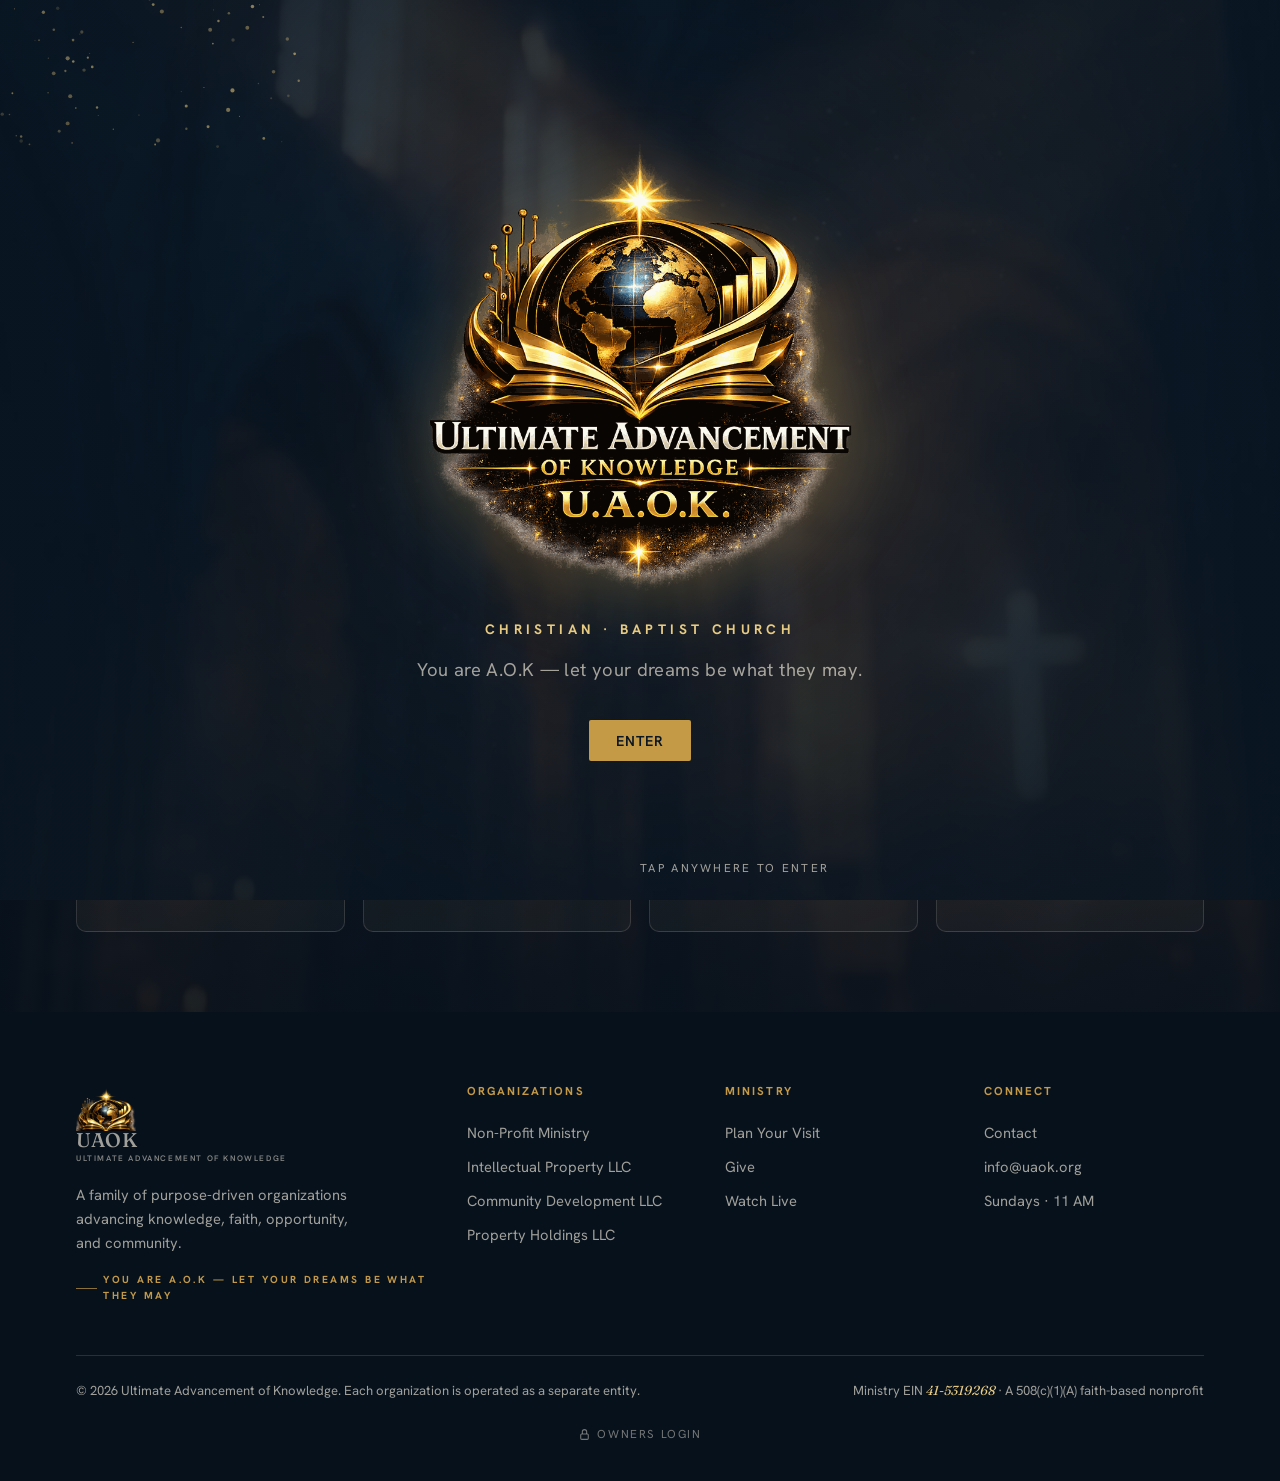
<file: index.html>
<!DOCTYPE html>
<html lang="en">
<head>
<meta charset="UTF-8" />
<meta name="viewport" content="width=device-width, initial-scale=1" />
<title>Ultimate Advancement of Knowledge Church — UAOK</title>
<link rel="icon" type="image/png" href="favicon.png">
<link rel="apple-touch-icon" href="favicon.png">
<meta name="description" content="Ultimate Advancement of Knowledge Church (UAOK) — a Christian, Baptist family advancing knowledge, faith, and love. Sundays at 11 AM, online and in person." />
<link rel="preconnect" href="https://fonts.googleapis.com">
<link rel="preconnect" href="https://fonts.gstatic.com" crossorigin>
<link href="https://fonts.googleapis.com/css2?family=Fraunces:ital,opsz,wght@0,9..144,300..600;1,9..144,400&family=Hanken+Grotesk:wght@300..800&display=swap" rel="stylesheet">
<style>
:root{
  --ink:#0A1622;
  --ink-2:#0F2033;
  --ink-3:#183654;
  --gold:#C49A47;
  --gold-2:#E7CB83;
  --gold-soft:rgba(196,154,71,.14);
  --paper:#FBF8F1;
  --paper-2:#F2ECDE;
  --paper-3:#E7DDC9;
  --text:#22303D;
  --text-soft:#5A6772;
  --cream:#F0EADB;
  --cream-mute:rgba(240,234,219,.66);
  --line-d:rgba(240,234,219,.14);
  --line-l:rgba(10,22,34,.11);
  --shadow:0 30px 70px -26px rgba(10,22,34,.34);
  --shadow-sm:0 14px 34px -18px rgba(10,22,34,.36);
  --serif:"Fraunces",Georgia,serif;
  --sans:"Hanken Grotesk",-apple-system,BlinkMacSystemFont,"Segoe UI",sans-serif;
  --maxw:1180px;
  --hero:url("poster.jpg");
}
*{box-sizing:border-box;margin:0;padding:0}
html{scroll-behavior:smooth}
body{font-family:var(--sans);background:var(--ink);color:var(--text);line-height:1.62;-webkit-font-smoothing:antialiased;overflow-x:hidden}
body.locked{overflow:hidden;height:100vh}
img,svg{display:block;max-width:100%}
a{color:inherit;text-decoration:none}
h1,h2,h3,h4{font-family:var(--serif);font-weight:400;line-height:1.08;letter-spacing:-.012em}
button{font-family:inherit;cursor:pointer;border:none;background:none}
::selection{background:var(--gold);color:var(--ink)}
.wrap{max-width:var(--maxw);margin:0 auto;padding:0 26px}
.eyebrow{font-size:.72rem;font-weight:700;letter-spacing:.24em;text-transform:uppercase;color:var(--gold);display:inline-flex;align-items:center;gap:.6em}
.eyebrow::before{content:"";width:26px;height:1px;background:var(--gold);opacity:.7}
.eyebrow.center{justify-content:center}
.eyebrow.center::before{display:none}
.lede{font-size:1.16rem;color:var(--text-soft);max-width:62ch}

/* buttons */
.btn{display:inline-flex;align-items:center;gap:.6em;font-weight:600;font-size:.95rem;padding:.92em 1.6em;border-radius:2px;letter-spacing:.01em;transition:.32s cubic-bezier(.2,.7,.3,1);position:relative}
.btn--gold{background:var(--gold);color:var(--ink)}
.btn--gold:hover{background:var(--gold-2);transform:translateY(-2px);box-shadow:0 16px 32px -14px rgba(196,154,71,.6)}
.btn--ghost{border:1px solid var(--line-d);color:var(--cream)}
.btn--ghost:hover{border-color:var(--gold);color:var(--gold-2);transform:translateY(-2px)}
.btn--line{border:1px solid var(--line-l);color:var(--ink)}
.btn--line:hover{border-color:var(--gold);color:var(--ink);transform:translateY(-2px)}
.btn--dark{background:var(--ink);color:var(--cream)}
.btn--dark:hover{background:var(--ink-2);transform:translateY(-2px);box-shadow:var(--shadow-sm)}
.btn .arw{transition:transform .3s}
.btn:hover .arw{transform:translateX(4px)}
.live-dot{width:8px;height:8px;border-radius:50%;background:#e0563f;box-shadow:0 0 0 0 rgba(224,86,63,.6);animation:pulse 2s infinite}
@keyframes pulse{0%{box-shadow:0 0 0 0 rgba(224,86,63,.55)}70%{box-shadow:0 0 0 7px rgba(224,86,63,0)}100%{box-shadow:0 0 0 0 rgba(224,86,63,0)}}

/* emblem / brand */
.emblem{width:auto;height:44px;flex:none;display:flex;align-items:center}
.brand{display:flex;align-items:center;gap:.7rem}
.brand-tx{display:flex;flex-direction:column;line-height:1}
.brand-tx b{font-family:var(--serif);font-size:1.24rem;letter-spacing:.01em;font-weight:500}
.brand-tx span{font-size:.5rem;letter-spacing:.2em;text-transform:uppercase;margin-top:4px;opacity:.8;font-weight:600;white-space:nowrap}

/* ===== SPLASH ===== */
#splash{position:fixed;inset:0;z-index:1000;background:var(--ink);display:flex;align-items:center;justify-content:center;overflow:hidden;transition:opacity 1s ease,visibility 1s}
#splash.gone{opacity:0;visibility:hidden;pointer-events:none}
#splash .bg{position:absolute;inset:0;width:100%;height:100%;object-fit:cover;opacity:.42;transform:scale(1.06);animation:slowzoom 10s ease-out forwards;filter:saturate(.95)}
#splash .veil{position:absolute;inset:0;background:radial-gradient(circle at 50% 42%,rgba(10,22,34,.35),rgba(10,22,34,.86) 70%)}
#splash canvas{position:absolute;inset:0}
@keyframes slowzoom{to{transform:scale(1)}}
.splash-inner{position:relative;z-index:2;text-align:center;padding:24px}
.splash-logo{width:min(430px,74vw);margin:0 auto 22px;filter:drop-shadow(0 10px 40px rgba(196,154,71,.35));opacity:0;animation:emIn 1.5s cubic-bezier(.2,.7,.3,1) .25s forwards}
.splash-sr{position:absolute;width:1px;height:1px;overflow:hidden;clip:rect(0 0 0 0);white-space:nowrap}
.splash-desc{color:var(--gold-2);font-size:clamp(.72rem,2.2vw,.86rem);font-weight:700;letter-spacing:.32em;text-transform:uppercase;opacity:0;animation:up 1.2s ease .9s forwards}
.splash-em{width:104px;height:104px;margin:0 auto 26px;filter:drop-shadow(0 6px 26px rgba(196,154,71,.4));opacity:0;animation:emIn 1.4s cubic-bezier(.2,.7,.3,1) .25s forwards}
@keyframes emIn{0%{opacity:0;transform:translateY(14px) scale(.9)}100%{opacity:1;transform:none}}
.splash-inner h1{color:var(--cream);font-size:clamp(1.9rem,5vw,3.3rem);font-weight:360;opacity:0;animation:up 1.2s ease .7s forwards}
.splash-inner h1 em{font-style:italic;color:var(--gold-2)}
.splash-inner p{color:var(--cream-mute);margin-top:16px;font-size:clamp(.95rem,2.4vw,1.15rem);letter-spacing:.02em;opacity:0;animation:up 1.2s ease 1.25s forwards}
.splash-enter{margin-top:34px;opacity:0;animation:up 1.2s ease 1.6s forwards}
.splash-enter button{color:var(--ink);background:var(--gold);padding:.8em 1.9em;border-radius:2px;font-weight:600;font-size:.9rem;letter-spacing:.06em;text-transform:uppercase;transition:.3s}
.splash-enter button:hover{background:var(--gold-2);transform:translateY(-2px)}
.splash-skip{position:absolute;bottom:22px;left:50%;transform:translateX(-50%);z-index:3;color:var(--cream-mute);font-size:.72rem;letter-spacing:.2em;text-transform:uppercase;opacity:0;animation:up 1s ease 2.2s forwards}
@keyframes up{0%{opacity:0;transform:translateY(16px)}100%{opacity:1;transform:none}}

/* ===== HEADER ===== */
header{position:fixed;top:0;left:0;right:0;z-index:100;padding:18px 0;transition:.4s ease;color:var(--cream)}
header.solid{background:rgba(8,18,29,.86);backdrop-filter:blur(14px);padding:11px 0;box-shadow:0 1px 0 var(--line-d)}
.nav{display:flex;align-items:center;justify-content:space-between}
.nav-links{display:flex;align-items:center;gap:2px}
.nav-links a{font-size:.85rem;font-weight:600;letter-spacing:.02em;padding:.55em .9em;border-radius:2px;color:var(--cream-mute);transition:.25s;position:relative}
.nav-links a:hover{color:var(--cream)}
.nav-links a.on{color:var(--gold-2)}
.nav-dd{position:relative;display:inline-flex}
.dd-caret{display:inline-block;width:6px;height:6px;border-right:1.5px solid currentColor;border-bottom:1.5px solid currentColor;transform:rotate(45deg);margin:0 0 3px 7px;opacity:.7}
.dd-menu{display:none;position:absolute;top:100%;left:0;min-width:230px;padding:8px;background:rgba(8,18,29,.97);backdrop-filter:blur(14px);border:1px solid var(--line-d);border-radius:4px;box-shadow:0 18px 40px -18px rgba(0,0,0,.6);z-index:60}
.dd-menu::before{content:"";position:absolute;left:0;right:0;top:-10px;height:10px}
.nav-dd:hover .dd-menu,.nav-dd:focus-within .dd-menu{display:block}
.dd-menu a{display:block;white-space:nowrap}
.nav-links a.on::after{content:"";position:absolute;left:.9em;right:.9em;bottom:.28em;height:1px;background:var(--gold)}
.nav-cta{display:flex;align-items:center;gap:.5rem;margin-left:.6rem}
.nav-cta .btn{padding:.6em 1.05em;font-size:.82rem}
.burger{display:none;width:42px;height:42px;border:1px solid var(--line-d);border-radius:3px;align-items:center;justify-content:center;flex-direction:column;gap:5px}
.burger span{width:18px;height:1.6px;background:var(--cream);transition:.3s}

/* pages */
.page{display:none;animation:fade .6s ease}
.page.active{display:block}
@keyframes fade{from{opacity:0;transform:translateY(8px)}to{opacity:1;transform:none}}

/* ===== HERO ===== */
.hero{position:relative;min-height:100vh;display:flex;align-items:center;color:var(--cream);overflow:hidden;padding:150px 0 90px}
.hero-bg{position:absolute;inset:0;width:100%;height:100%;object-fit:cover;z-index:0}
.hero-tint{position:absolute;inset:0;z-index:1;background:linear-gradient(180deg,rgba(8,18,29,.72),rgba(8,18,29,.55) 40%,rgba(8,18,29,.92));}
.hero-rays{position:absolute;inset:0;z-index:1;opacity:.5;pointer-events:none}
.hero canvas{position:absolute;inset:0;z-index:2}
.hero .wrap{position:relative;z-index:3}
.hero .eyebrow{color:var(--gold-2)}
.hero h1{font-size:clamp(2.7rem,6.6vw,5.2rem);font-weight:340;max-width:15ch;margin-top:22px;letter-spacing:-.02em}
.hero h1 em{font-style:italic;color:var(--gold-2)}
.hero p.lede{color:var(--cream);opacity:.9;margin:24px 0 12px;font-size:1.2rem}
.service-line{display:inline-flex;flex-wrap:wrap;gap:10px 22px;align-items:center;margin:14px 0 32px;padding:14px 0;border-top:1px solid var(--line-d);border-bottom:1px solid var(--line-d);font-size:.92rem;color:var(--cream)}
.service-line b{color:var(--gold-2);font-weight:700}
.service-line .sep{width:4px;height:4px;border-radius:50%;background:var(--gold);opacity:.6}
.hero-cta{display:flex;gap:12px;flex-wrap:wrap}
.scroll-cue{position:absolute;bottom:26px;left:50%;transform:translateX(-50%);z-index:3;color:var(--cream-mute);font-size:.7rem;letter-spacing:.22em;text-transform:uppercase;display:flex;flex-direction:column;align-items:center;gap:8px}
.scroll-cue .ln{width:1px;height:34px;background:linear-gradient(var(--gold),transparent);animation:cue 2.2s ease-in-out infinite}
@keyframes cue{0%,100%{opacity:.3;transform:scaleY(.7)}50%{opacity:1;transform:scaleY(1)}}

/* bands */
section.band{padding:104px 0;position:relative}
.band.paper{background:var(--paper);color:var(--text)}
.band.paper2{background:var(--paper-2);color:var(--text)}
.band.ink{background:var(--ink);color:var(--cream)}
.band.ink-2{background:var(--ink-2);color:var(--cream)}
.sec-head{max-width:60ch}
.sec-head.center{margin:0 auto;text-align:center}
.sec-head h2{font-size:clamp(2rem,4vw,3.1rem);margin:18px 0 0;font-weight:360}
.band.ink h2,.band.ink-2 h2{color:var(--cream)}

/* split */
.split{display:grid;grid-template-columns:1.05fr .95fr;gap:60px;align-items:center}
.prose{max-width:64ch}
.prose p{margin-bottom:16px;color:var(--text-soft);font-size:1.04rem}
.prose p strong{color:var(--ink)}
.band.ink .prose p,.band.ink-2 .prose p{color:var(--cream-mute)}
.band.ink .prose p strong{color:var(--cream)}
.values{list-style:none;margin-top:24px;display:grid;gap:14px}
.values li{display:flex;gap:13px;align-items:flex-start;font-size:.98rem;color:var(--text-soft)}
.values li b{color:var(--ink);font-weight:700}
.band.ink .values li{color:var(--cream-mute)}.band.ink .values li b{color:var(--cream)}
.tick{flex:none;width:22px;height:22px;margin-top:2px}

/* glass card */
.glass{background:linear-gradient(160deg,rgba(196,154,71,.10),rgba(240,234,219,.03));border:1px solid var(--line-d);border-radius:8px;padding:42px;position:relative;overflow:hidden;color:var(--cream)}
.glass h3{color:var(--gold-2);font-size:1.6rem;margin-bottom:12px}

/* service cards */
.tri{display:grid;grid-template-columns:repeat(3,1fr);gap:22px;margin-top:52px}
.scard{background:var(--paper);border:1px solid var(--line-l);border-radius:8px;padding:34px 30px;transition:.4s cubic-bezier(.2,.7,.3,1);position:relative;overflow:hidden}
.band.ink .scard,.band.ink-2 .scard{background:rgba(240,234,219,.04);border-color:var(--line-d);color:var(--cream)}
.scard::before{content:"";position:absolute;top:0;left:0;right:0;height:3px;background:linear-gradient(90deg,var(--gold),var(--gold-2));transform:scaleX(0);transform-origin:left;transition:.45s}
.scard:hover{transform:translateY(-6px);box-shadow:var(--shadow)}
.scard:hover::before{transform:scaleX(1)}
.scard .ic{width:44px;height:44px;color:var(--gold);margin-bottom:18px}
.scard h3{font-size:1.28rem;color:var(--ink);margin-bottom:10px}
.band.ink .scard h3{color:var(--cream)}
.scard p{font-size:.95rem;color:var(--text-soft)}
.band.ink .scard p{color:var(--cream-mute)}

/* page hero */
.page-hero{background:var(--ink);color:var(--cream);padding:172px 0 74px;position:relative;overflow:hidden}
.page-hero .rays{position:absolute;inset:0;opacity:.4}
.page-hero .wrap{position:relative;z-index:1}
.page-hero h1{font-size:clamp(2.3rem,5vw,3.8rem);margin-top:16px;font-weight:360;max-width:18ch}
.page-hero p{color:var(--cream-mute);max-width:56ch;margin-top:18px;font-size:1.1rem}

/* leadership */
.leaders{display:grid;grid-template-columns:1fr 1fr;gap:40px;margin-top:8px}
.leader{background:var(--paper);border:1px solid var(--line-l);border-radius:10px;overflow:hidden;transition:.4s;box-shadow:var(--shadow-sm)}
.leader:hover{transform:translateY(-5px);box-shadow:var(--shadow)}
.portrait{aspect-ratio:4/5;position:relative;background:linear-gradient(155deg,var(--ink-2),var(--ink));display:flex;align-items:center;justify-content:center;overflow:hidden}
.portrait::after{content:"";position:absolute;inset:0;background:radial-gradient(circle at 50% 30%,rgba(196,154,71,.16),transparent 60%)}
.portrait img{width:100%;height:100%;object-fit:cover;position:absolute;inset:0}
.mono{position:relative;z-index:1;text-align:center;color:var(--gold-2)}
.mono .ring{width:110px;height:110px;border:1px solid rgba(196,154,71,.5);border-radius:50%;display:flex;align-items:center;justify-content:center;margin:0 auto 16px;font-family:var(--serif);font-size:2.4rem;letter-spacing:.05em}
.mono small{display:block;font-size:.66rem;letter-spacing:.22em;text-transform:uppercase;color:var(--cream-mute)}
.leader .info{padding:28px 30px 32px}
.leader .info .role{font-size:.72rem;font-weight:700;letter-spacing:.16em;text-transform:uppercase;color:var(--gold)}
.leader .info h3{font-size:1.6rem;color:var(--ink);margin:8px 0 12px}
.leader .info p{font-size:.96rem;color:var(--text-soft)}
.couple{border-radius:12px;overflow:hidden;box-shadow:var(--shadow);border:1px solid var(--line-l);position:relative;max-width:940px;margin:0 auto}
.couple::after{content:"";position:absolute;inset:0;box-shadow:inset 0 0 0 1px rgba(196,154,71,.28);border-radius:12px;pointer-events:none}
.couple img{width:100%;display:block}
.couple-cap{max-width:940px;margin:16px auto 0;text-align:center;font-size:.78rem;letter-spacing:.16em;text-transform:uppercase;color:var(--gold)}
.couple-bios{display:grid;grid-template-columns:1fr 1fr;gap:44px;max-width:940px;margin:44px auto 0}
.bio{border-top:2px solid var(--gold);padding-top:22px}
.bio .role{font-size:.72rem;font-weight:700;letter-spacing:.16em;text-transform:uppercase;color:var(--gold)}
.bio h3{font-size:1.5rem;color:var(--ink);margin:8px 0 12px}
.bio p{font-size:.96rem;color:var(--text-soft)}
@media(max-width:760px){.couple-bios{grid-template-columns:1fr;gap:28px}}

/* facts */
.facts{display:grid;grid-template-columns:repeat(4,1fr);gap:1px;background:var(--line-l);border:1px solid var(--line-l);border-radius:8px;overflow:hidden;margin-top:40px}
.fact{background:var(--paper);padding:28px 24px}
.fact small{font-size:.7rem;letter-spacing:.16em;text-transform:uppercase;color:var(--gold);font-weight:700}
.fact b{display:block;font-family:var(--serif);font-size:1.4rem;color:var(--ink);margin-top:9px;font-weight:450}
.fact span{display:block;font-size:.85rem;color:var(--text-soft);margin-top:3px}

/* visit steps */
.steps{display:grid;grid-template-columns:repeat(3,1fr);gap:24px;margin-top:48px}
.step{padding-top:24px;border-top:2px solid var(--gold)}
.step .n{font-family:var(--serif);font-style:italic;color:var(--gold);font-size:1.4rem}
.step h3{font-size:1.24rem;color:var(--ink);margin:6px 0 8px}
.band.ink .step h3{color:var(--cream)}
.step p{font-size:.94rem;color:var(--text-soft)}
.band.ink .step p{color:var(--cream-mute)}

/* giving */
.give-wrap{display:grid;grid-template-columns:1.1fr .9fr;gap:48px;align-items:center}
.give-card{background:linear-gradient(160deg,rgba(196,154,71,.12),rgba(240,234,219,.02));border:1px solid var(--line-d);border-radius:10px;padding:44px;text-align:center;color:var(--cream)}
.give-card .amt-row{display:flex;gap:10px;justify-content:center;flex-wrap:wrap;margin:22px 0}
.give-card .amt{border:1px solid var(--line-d);border-radius:3px;padding:.7em 1.15em;font-weight:600;color:var(--cream);transition:.25s;cursor:pointer}
.give-card .amt:hover,.give-card .amt.sel{background:var(--gold);color:var(--ink);border-color:var(--gold)}

/* quote */
.quote{text-align:center;max-width:60rem;margin:0 auto}
.quote .mk{font-family:var(--serif);font-size:3.6rem;color:var(--gold);line-height:.5;display:block}
.quote q{font-family:var(--serif);font-size:clamp(1.5rem,3.4vw,2.4rem);font-style:italic;font-weight:340;quotes:none;color:var(--cream)}
.quote cite{display:block;margin-top:24px;font-style:normal;font-size:.76rem;letter-spacing:.2em;text-transform:uppercase;color:var(--gold)}

/* contact */
.cgrid{display:grid;grid-template-columns:1fr 1fr;gap:54px}
.field{margin-bottom:18px}
.field label{display:block;font-size:.76rem;font-weight:700;letter-spacing:.08em;text-transform:uppercase;color:var(--text-soft);margin-bottom:7px}
.field input,.field textarea,.field select{width:100%;padding:.85em 1em;border:1px solid var(--line-l);border-radius:3px;background:var(--paper);font-family:inherit;font-size:.96rem;color:var(--ink);transition:.2s}
.field input:focus,.field textarea:focus,.field select:focus{outline:none;border-color:var(--gold);box-shadow:0 0 0 3px var(--gold-soft)}
.cinfo .row{display:flex;gap:15px;padding:20px 0;border-bottom:1px solid var(--line-l)}
.cinfo .row:first-child{padding-top:0}
.cinfo .ic{width:40px;height:40px;border-radius:50%;background:var(--gold-soft);display:flex;align-items:center;justify-content:center;flex:none}
.cinfo .row b{display:block;color:var(--ink);font-size:1rem;font-family:var(--serif)}
.cinfo .row span{font-size:.92rem;color:var(--text-soft)}
.note{font-size:.86rem;color:var(--ink);background:var(--gold-soft);padding:14px 16px;border-radius:4px;margin-top:14px;display:none}
.note.show{display:block}

/* CTA band */
.cta{background:var(--ink);color:var(--cream);text-align:center;padding:100px 0;position:relative;overflow:hidden}
.cta .rays{position:absolute;inset:0;opacity:.5}
.cta .wrap{position:relative;z-index:1}
.cta h2{font-size:clamp(2.1rem,4.6vw,3.4rem);font-weight:360;max-width:20ch;margin:16px auto 0}
.cta p{color:var(--cream-mute);max-width:52ch;margin:18px auto 34px;font-size:1.1rem}
.cta .hero-cta{justify-content:center}

/* footer */
footer{background:#07111c;color:var(--cream);padding:70px 0 32px}
.fgrid{display:grid;grid-template-columns:1.6fr 1fr 1fr 1fr;gap:38px}
.fcol h5{font-size:.72rem;letter-spacing:.18em;text-transform:uppercase;color:var(--gold);margin-bottom:16px;font-weight:700}
.fcol a{display:block;color:var(--cream-mute);font-size:.92rem;padding:5px 0;transition:.2s}
.fcol a:hover{color:var(--gold-2)}
.fabout p{color:var(--cream-mute);font-size:.92rem;margin:16px 0;max-width:34ch}
.fbottom{display:flex;justify-content:space-between;align-items:center;flex-wrap:wrap;gap:14px;margin-top:50px;padding-top:24px;border-top:1px solid var(--line-d)}
.fbottom small{color:var(--cream-mute);font-size:.82rem}
.fowner{text-align:center;margin-top:22px}
.fowner a{display:inline-flex;align-items:center;gap:6px;color:var(--cream-mute);font-size:.72rem;letter-spacing:.14em;text-transform:uppercase;opacity:.7;transition:.2s}
.fowner a:hover{color:var(--gold-2);opacity:1}
.fein{font-family:var(--serif);font-style:italic;color:var(--gold-2)}

/* ===== APPS PAGE ===== */
.app-tabs{display:flex;gap:6px;flex-wrap:wrap;border-bottom:1px solid var(--line-l);margin-bottom:52px}
.app-tab{padding:.85em 1.5em;font-weight:700;font-size:.86rem;letter-spacing:.04em;color:var(--text-soft);position:relative;transition:.25s;border-radius:3px 3px 0 0}
.app-tab:hover{color:var(--ink)}
.app-tab.on{color:var(--ink)}
.app-tab.on::after{content:"";position:absolute;left:0;right:0;bottom:-1px;height:2px;background:var(--gold)}
.app-tab[disabled]{opacity:.45;cursor:default}
.app-panel{display:none;animation:fade .5s ease}
.app-panel.on{display:block}
.app-hero{display:grid;grid-template-columns:1.05fr .95fr;gap:52px;align-items:center}
.app-mark{border-radius:12px;overflow:hidden;border:1px solid var(--line-l);background:#0A1622;box-shadow:var(--shadow)}
.app-mark img{width:100%;display:block}
.app-hero h2{font-size:clamp(2rem,4vw,3rem);color:var(--ink);font-weight:360;margin:16px 0 4px}
.app-sub{font-size:1.08rem;color:var(--text-soft);margin-top:14px}
.app-chips{display:flex;gap:8px;flex-wrap:wrap;margin:22px 0 26px}
.chip{font-size:.72rem;font-weight:700;letter-spacing:.08em;text-transform:uppercase;color:var(--ink);background:var(--gold-soft);padding:.5em .85em;border-radius:2px}
/* store buttons */
.stores{display:flex;gap:12px;flex-wrap:wrap}
.store{display:inline-flex;align-items:center;gap:12px;background:var(--ink);color:var(--cream);padding:.72em 1.3em;border-radius:6px;transition:.3s;border:1px solid var(--ink);position:relative}
.store:hover{background:var(--ink-2);transform:translateY(-2px);box-shadow:var(--shadow-sm)}
.store svg{width:26px;height:26px;flex:none;color:var(--gold-2)}
.store .st{display:flex;flex-direction:column;line-height:1.15;text-align:left}
.store .st small{font-size:.62rem;letter-spacing:.14em;text-transform:uppercase;color:var(--cream-mute)}
.store .st b{font-size:.98rem;font-weight:600;font-family:var(--serif)}
.store .soon{position:absolute;top:-9px;right:10px;background:var(--gold);color:var(--ink);font-size:.56rem;font-weight:800;letter-spacing:.12em;text-transform:uppercase;padding:.3em .6em;border-radius:2px}
.store-note{font-size:.84rem;color:var(--text-soft);margin-top:14px}
/* feature grid */
.feat-grid{display:grid;grid-template-columns:repeat(3,1fr);gap:22px;margin-top:50px}
.feat{background:var(--paper);border:1px solid var(--line-l);border-radius:8px;padding:28px 26px;transition:.35s;position:relative;overflow:hidden}
.feat::before{content:"";position:absolute;top:0;left:0;right:0;height:3px;background:linear-gradient(90deg,var(--gold),var(--gold-2));transform:scaleX(0);transform-origin:left;transition:.4s}
.feat:hover{transform:translateY(-5px);box-shadow:var(--shadow-sm)}
.feat:hover::before{transform:scaleX(1)}
.feat .fi{width:38px;height:38px;color:var(--gold);margin-bottom:15px}
.feat h4{font-size:1.14rem;color:var(--ink);margin-bottom:8px;font-family:var(--serif);font-weight:450}
.feat p{font-size:.92rem;color:var(--text-soft)}
/* screenshots */
.shots{display:grid;grid-template-columns:repeat(3,1fr);gap:26px;margin-top:46px}
.shot{border-radius:14px;overflow:hidden;border:1px solid var(--line-d);background:#0A1622;box-shadow:var(--shadow);transition:.4s}
.shot:hover{transform:translateY(-6px)}
.shot img{width:100%;display:block}
.shot figcaption{padding:16px 18px;color:var(--cream)}
.shot figcaption b{display:block;font-family:var(--serif);font-size:1.02rem;color:var(--gold-2);font-weight:450}
.shot figcaption span{font-size:.85rem;color:var(--cream-mute)}
@media(max-width:960px){.app-hero{grid-template-columns:1fr;gap:34px}.feat-grid,.shots{grid-template-columns:1fr 1fr}}
@media(max-width:600px){.feat-grid,.shots{grid-template-columns:1fr}}

/* ===== PORTAL ===== */
.portal{position:relative;min-height:100vh;display:flex;align-items:center;color:var(--cream);overflow:hidden;padding:140px 0 80px}
.portal-bg{position:absolute;inset:0;z-index:0}
.portal-bg video{position:absolute;inset:0;width:100%;height:100%;object-fit:cover}
.portal-bg .hero-tint{position:absolute;inset:0;background:linear-gradient(180deg,rgba(8,18,29,.82),rgba(8,18,29,.92))}
.portal canvas{position:absolute;inset:0;z-index:2}
.portal-inner{position:relative;z-index:3;text-align:center}
.portal-logo{width:min(250px,56vw);margin:0 auto 16px;filter:drop-shadow(0 8px 30px rgba(196,154,71,.3))}
.portal-inner h1{font-size:clamp(2.1rem,5vw,3.4rem);font-weight:340;margin:12px 0 0}
.portal-inner h1 em{font-style:italic;color:var(--gold-2)}
.portal-inner>p{color:var(--cream-mute);margin:16px 0 42px;font-size:1.05rem}
.portal-grid{display:grid;grid-template-columns:repeat(4,1fr);gap:18px;text-align:left}
.pcard-e{display:flex;flex-direction:column;background:linear-gradient(160deg,rgba(196,154,71,.12),rgba(240,234,219,.03));border:1px solid var(--line-d);border-radius:10px;padding:28px 24px;transition:.38s cubic-bezier(.2,.7,.3,1);position:relative;overflow:hidden}
.pcard-e::before{content:"";position:absolute;top:0;left:0;right:0;height:3px;background:linear-gradient(90deg,var(--gold),var(--gold-2));transform:scaleX(0);transform-origin:left;transition:.4s}
.pcard-e:hover{transform:translateY(-6px);box-shadow:var(--shadow);border-color:rgba(196,154,71,.4)}
.pcard-e:hover::before{transform:scaleX(1)}
.pcard-e .pc-ic{width:42px;height:42px;color:var(--gold-2);margin-bottom:16px}
.pc-tag{font-size:.64rem;font-weight:700;letter-spacing:.16em;text-transform:uppercase;color:var(--gold)}
.pcard-e h3{font-family:var(--serif);font-size:1.28rem;color:var(--cream);margin:8px 0 10px;font-weight:450;line-height:1.16}
.pcard-e p{font-size:.89rem;color:var(--cream-mute);flex:1}
.pc-go{margin-top:18px;font-weight:700;font-size:.76rem;letter-spacing:.06em;text-transform:uppercase;color:var(--gold-2)}
@media(max-width:960px){.portal-grid{grid-template-columns:1fr 1fr}}
@media(max-width:520px){.portal-grid{grid-template-columns:1fr}}
.tag-pill{display:inline-block;font-size:.64rem;font-weight:700;letter-spacing:.16em;text-transform:uppercase;padding:.45em .85em;border-radius:2px;background:var(--gold-soft);color:var(--gold-2);margin-top:14px}
/* photo placeholders */
.ph-grid{display:grid;grid-template-columns:repeat(3,1fr);gap:22px;margin-top:44px}
.ph-cell .ph-slot{aspect-ratio:4/3;border-radius:8px;border:1px solid var(--line-l);background:linear-gradient(135deg,var(--paper-2),var(--paper-3));display:flex;flex-direction:column;align-items:center;justify-content:center;gap:10px;text-align:center;padding:18px;position:relative}
.ph-cell .ph-slot::before{content:"";position:absolute;inset:12px;border:1px solid var(--line-l);border-radius:4px}
.ph-cell .ph-slot .pi{width:36px;height:36px;color:var(--gold);opacity:.85;position:relative}
.ph-cell .ph-slot small{position:relative;font-size:.68rem;letter-spacing:.14em;text-transform:uppercase;color:var(--text-soft)}
.ph-cap{font-family:var(--serif);font-size:1.08rem;color:var(--ink);margin-top:13px}
.ph-cell p{font-size:.9rem;color:var(--text-soft);margin-top:4px}
@media(max-width:860px){.ph-grid{grid-template-columns:1fr 1fr}}
@media(max-width:560px){.ph-grid{grid-template-columns:1fr}}

/* reveal */
.rv{opacity:0;transform:translateY(22px);transition:.8s cubic-bezier(.2,.7,.3,1)}
.rv.in{opacity:1;transform:none}

@media(max-width:960px){
  .split,.cgrid,.give-wrap{grid-template-columns:1fr;gap:38px}
  .tri,.steps{grid-template-columns:1fr 1fr}
  .leaders{grid-template-columns:1fr;gap:28px}
  .facts{grid-template-columns:1fr 1fr}
  .nav-links,.nav-cta{display:none}
  .burger{display:flex}
  header.open .nav-links{display:flex;position:absolute;top:100%;left:0;right:0;flex-direction:column;background:rgba(8,18,29,.97);backdrop-filter:blur(14px);padding:14px 26px 20px;gap:0;border-top:1px solid var(--line-d)}
  header.open .nav-links a{padding:.85em 0;width:100%;border-bottom:1px solid var(--line-d)}
  header.open .nav-dd{flex-direction:column;width:100%}
  header.open .dd-menu{display:block;position:static;min-width:0;padding:0 0 0 18px;background:none;border:0;box-shadow:none;backdrop-filter:none}
  header.open .dd-caret{display:none}
}
@media(max-width:600px){
  .tri,.steps,.facts{grid-template-columns:1fr}
  section.band{padding:72px 0}
  .glass,.give-card{padding:30px}
}
@media(prefers-reduced-motion:reduce){
  *{animation-duration:.001s!important;transition-duration:.2s!important}
  #splash .bg{animation:none;transform:none}
  .rv{opacity:1;transform:none}
  .splash-logo,.splash-desc,.splash-inner p,.splash-enter,.splash-skip{opacity:1;animation:none}
}
</style>
  <script defer src="https://mega-app-production-8fd8.up.railway.app/static/js/uaok-track.js" data-site="uaok.org"></script>
</head>
<body class="locked">

<!-- ===== SPLASH ===== -->
<div id="splash" role="dialog" aria-label="Welcome to Ultimate Advancement of Knowledge Church">
  <video class="bg" autoplay muted loop playsinline preload="auto" poster="poster.jpg"><source src="splash.mp4" type="video/mp4"></video>
  <div class="veil"></div>
  <canvas id="splashCanvas"></canvas>
  <div class="splash-inner">
    <img class="splash-logo" src="uaok-logo.png" alt="Ultimate Advancement of Knowledge — U.A.O.K.">
    <h1 class="splash-sr">Ultimate Advancement of Knowledge Church</h1>
    <div class="splash-desc">Christian &middot; Baptist Church</div>
    <p>You are A.O.K — let your dreams be what they may.</p>
    <div class="splash-enter"><button id="enterBtn">Enter</button></div>
  </div>
  <div class="splash-skip">Tap anywhere to enter</div>
</div>

<!-- ===== HEADER ===== -->
<header id="hdr">
  <div class="wrap nav">
    <a href="#portal" class="brand" data-nav>
      <span class="emblem" data-emblem></span>
      <span class="brand-tx"><b>UAOK</b><span>Ultimate Advancement of Knowledge</span></span>
    </a>
    <nav class="nav-links" id="navLinks"></nav>
    <div class="nav-cta" id="navCta"></div>
    <button class="burger" id="burger" aria-label="Menu"><span></span><span></span><span></span></button>
  </div>
</header>

<main>

<!-- ===== PORTAL ===== -->
<section class="page" id="page-portal">
  <div class="portal">
    <div class="portal-bg">
      <video autoplay muted loop playsinline preload="auto" poster="poster.jpg"><source src="splash.mp4" type="video/mp4"></video>
      <div class="hero-tint"></div>
    </div>
    <canvas id="portalCanvas"></canvas>
    <div class="wrap portal-inner">
      <img class="portal-logo" src="uaok-logo.png" alt="Ultimate Advancement of Knowledge">
      <span class="eyebrow center">The UAOK Family of Organizations</span>
      <h1>One mission. <em>Four hands</em> at work.</h1>
      <p>Choose an organization to continue.</p>
      <div class="portal-grid">
        <a class="pcard-e rv" href="#home" data-nav>
          <svg class="pc-ic" viewBox="0 0 48 48" fill="none" stroke="currentColor" stroke-width="1.6" stroke-linecap="round" stroke-linejoin="round"><path d="M24 5v12M18 11h12"/><path d="M10 21h28v18a3 3 0 0 1-3 3H13a3 3 0 0 1-3-3z"/><path d="M18 42V30h12v12"/></svg>
          <span class="pc-tag">Faith &amp; Community</span>
          <h3>Non-Profit Ministry</h3>
          <p>Our Christian, Baptist church — worship, discipleship, and outreach that lift lives and communities.</p>
          <span class="pc-go">Enter →</span>
        </a>
        <a class="pcard-e rv" href="#ip" data-nav>
          <svg class="pc-ic" viewBox="0 0 48 48" fill="none" stroke="currentColor" stroke-width="1.6" stroke-linecap="round" stroke-linejoin="round"><path d="M24 6a13 13 0 0 0-8 23v6h16v-6a13 13 0 0 0-8-23z"/><path d="M18 41h12M20 44h8"/></svg>
          <span class="pc-tag">Innovation &amp; Technology</span>
          <h3>Intellectual Property LLC</h3>
          <p>Apps, AI software, and the brands, copyrights, and trademarks that advance knowledge.</p>
          <span class="pc-go">Enter →</span>
        </a>
        <a class="pcard-e rv" href="#community" data-nav>
          <svg class="pc-ic" viewBox="0 0 48 48" fill="none" stroke="currentColor" stroke-width="1.6" stroke-linecap="round" stroke-linejoin="round"><circle cx="17" cy="16" r="6"/><circle cx="33" cy="18" r="5"/><path d="M6 40c0-7 5-11 11-11s11 4 11 11M31 29c6 0 9 4 9 11"/></svg>
          <span class="pc-tag">Opportunity &amp; Growth</span>
          <h3>Community Development LLC</h3>
          <p>Consulting, workforce development, and education that build people and futures.</p>
          <span class="pc-go">Enter →</span>
        </a>
        <a class="pcard-e rv" href="#property" data-nav>
          <svg class="pc-ic" viewBox="0 0 48 48" fill="none" stroke="currentColor" stroke-width="1.6" stroke-linecap="round" stroke-linejoin="round"><path d="M8 22L24 9l16 13"/><path d="M11 20v20h26V20"/><path d="M20 40V28h8v12"/></svg>
          <span class="pc-tag">Stewardship &amp; Assets</span>
          <h3>Property Holdings LLC</h3>
          <p>Real estate, land, and assets stewarded to sustain the mission for generations.</p>
          <span class="pc-go">Enter →</span>
        </a>
      </div>
    </div>
  </div>
</section>

<!-- ===== HOME ===== -->
<section class="page active" id="page-home">
  <div class="hero">
    <video class="hero-bg" autoplay muted loop playsinline preload="auto" poster="poster.jpg"><source src="splash.mp4" type="video/mp4"></video>
    <div class="hero-tint"></div>
    <div class="hero-rays" data-rays></div>
    <canvas id="heroCanvas"></canvas>
    <div class="wrap">
      <span class="eyebrow">Christian · Baptist · Est. in Faith</span>
      <h1>Welcome <em>home.</em></h1>
      <p class="lede">A Christian, Baptist family advancing knowledge, faith, and love — and making room for you at the table.</p>
      <div class="service-line">
        <span><b>Sundays · 11:00 AM</b></span><span class="sep"></span>
        <span>Online &amp; In-Person</span><span class="sep"></span>
        <span>Locations to be announced</span>
      </div>
      <div class="hero-cta">
        <a href="#visit" class="btn btn--gold" data-nav>Plan Your Visit <span class="arw">→</span></a>
        <a href="#" class="btn btn--ghost" id="watchHero"><span class="live-dot"></span> Watch Live</a>
        <a href="#giving" class="btn btn--ghost" data-nav>Give</a>
      </div>
    </div>
    <div class="scroll-cue">Scroll<div class="ln"></div></div>
  </div>

  <!-- welcome / mission -->
  <section class="band paper">
    <div class="wrap split">
      <div class="rv">
        <span class="eyebrow">Who We Are</span>
        <h2 style="font-size:clamp(2rem,4vw,3rem);margin-top:18px;font-weight:360">A house of worship and a place of advancement.</h2>
        <div class="prose" style="margin-top:22px">
          <p>Ultimate Advancement of Knowledge Church is a <strong>Christian, Baptist congregation</strong> built on the Gospel of Jesus Christ — where the Word is preached with conviction and everyone is welcomed with grace.</p>
          <p>We believe faith and knowledge rise together. As we grow in the Word, we grow in wisdom, purpose, and love for our neighbors. <strong>Come as you are — leave lifted.</strong></p>
        </div>
        <a href="#about" class="btn btn--line" data-nav style="margin-top:12px">Our Story <span class="arw">→</span></a>
      </div>
      <div class="rv">
        <div class="glass">
          <h3>Join us in worship</h3>
          <p style="color:var(--cream-mute);font-size:.98rem;margin-bottom:6px">Every week, in person and online.</p>
          <ul class="values">
            <li><span class="tick" data-tick></span><span><b>Sunday Worship — 11:00 AM.</b> Praise, prayer, and the preached Word.</span></li>
            <li><span class="tick" data-tick></span><span><b>Online &amp; livestream.</b> Worship with us from anywhere in the world.</span></li>
            <li><span class="tick" data-tick></span><span><b>Locations to be announced.</b> New gathering places coming soon.</span></li>
            <li><span class="tick" data-tick></span><span><b>All are welcome.</b> Every age, every background, every story.</span></li>
          </ul>
        </div>
      </div>
    </div>
  </section>

  <!-- three ways -->
  <section class="band ink">
    <div class="wrap">
      <div class="sec-head center rv">
        <span class="eyebrow center">Come & Grow</span>
        <h2>Three ways to belong.</h2>
      </div>
      <div class="tri">
        <article class="scard rv">
          <svg class="ic" viewBox="0 0 48 48" fill="none" stroke="currentColor" stroke-width="1.6" stroke-linecap="round" stroke-linejoin="round"><path d="M24 6v14M17 13h14"/><path d="M10 20h28v18a4 4 0 0 1-4 4H14a4 4 0 0 1-4-4z"/><path d="M18 42V30h12v12"/></svg>
          <h3>Worship</h3>
          <p>Sundays at 11 AM — heartfelt praise and Bible-centered preaching, in person and streamed live.</p>
        </article>
        <article class="scard rv">
          <svg class="ic" viewBox="0 0 48 48" fill="none" stroke="currentColor" stroke-width="1.6" stroke-linecap="round" stroke-linejoin="round"><path d="M8 12h32v22H24l-8 6v-6H8z"/><path d="M16 20h16M16 26h10"/></svg>
          <h3>Grow</h3>
          <p>Study, discipleship, and community that deepen your walk and advance your knowledge of the Word.</p>
        </article>
        <article class="scard rv">
          <svg class="ic" viewBox="0 0 48 48" fill="none" stroke="currentColor" stroke-width="1.6" stroke-linecap="round" stroke-linejoin="round"><path d="M24 40s-13-8.5-13-19a8 8 0 0 1 13-6 8 8 0 0 1 13 6c0 10.5-13 19-13 19z"/></svg>
          <h3>Serve</h3>
          <p>Put faith into action — serving one another and our communities with the love of Christ.</p>
        </article>
      </div>
    </div>
  </section>

  <!-- scripture quote -->
  <section class="band ink-2">
    <div class="wrap quote rv">
      <span class="mk">“</span>
      <q>For the Lord gives wisdom; from his mouth come knowledge and understanding.</q>
      <cite>— Proverbs 2:6</cite>
    </div>
  </section>

  <!-- cta -->
  <section class="cta">
    <div class="rays" data-rays></div>
    <div class="wrap rv">
      <span class="eyebrow center">This Sunday</span>
      <h2>There's a seat saved just for you.</h2>
      <p>Plan your first visit, or join us live at 11 AM. We can't wait to worship with you.</p>
      <div class="hero-cta">
        <a href="#visit" class="btn btn--gold" data-nav>Plan Your Visit <span class="arw">→</span></a>
        <a href="#" class="btn btn--ghost" id="watchCta"><span class="live-dot"></span> Watch Live</a>
      </div>
    </div>
  </section>
</section>

<!-- ===== ABOUT ===== -->
<section class="page" id="page-about">
  <div class="page-hero">
    <div class="rays" data-rays></div>
    <div class="wrap">
      <span class="eyebrow">About Our Church</span>
      <h1>Rooted in Christ. Reaching for more.</h1>
      <p>Ultimate Advancement of Knowledge Church is a Baptist congregation where the Gospel is central and every person is family.</p>
    </div>
  </div>

  <section class="band paper">
    <div class="wrap split">
      <div class="rv">
        <span class="eyebrow">Our Story</span>
        <h2 style="font-size:clamp(1.9rem,3.6vw,2.7rem);margin-top:16px;font-weight:360">A church for the whole person.</h2>
        <div class="prose" style="margin-top:22px">
          <p>We are a <strong>Christian, Baptist church</strong> that holds Scripture as our foundation and the love of Jesus as our calling. We gather to worship God, to grow in the knowledge of His Word, and to serve the world He loves.</p>
          <p>Our name is our mission — the <strong>ultimate advancement of knowledge</strong> begins with the fear of the Lord and blossoms into wisdom, character, and purpose. We make disciples, strengthen families, and lift up our communities.</p>
          <p>Whether you join us in person or online, you belong here.</p>
        </div>
      </div>
      <div class="rv">
        <div class="glass" style="background:var(--ink)">
          <h3>What we believe</h3>
          <ul class="values">
            <li><span class="tick" data-tick></span><span><b>The Gospel of Jesus Christ.</b> Salvation by grace through faith.</span></li>
            <li><span class="tick" data-tick></span><span><b>The authority of Scripture.</b> The Bible as our guide for life and faith.</span></li>
            <li><span class="tick" data-tick></span><span><b>Baptist tradition.</b> Believer's baptism and the priesthood of every believer.</span></li>
            <li><span class="tick" data-tick></span><span><b>Knowledge &amp; discipleship.</b> Growing minds and hearts together.</span></li>
            <li><span class="tick" data-tick></span><span><b>Love in action.</b> Serving our neighbors and community.</span></li>
          </ul>
        </div>
      </div>
    </div>
  </section>

  <section class="band paper2">
    <div class="wrap">
      <div class="sec-head rv">
        <span class="eyebrow">The Details</span>
        <h2>Worship with us.</h2>
        <p class="lede" style="margin-top:14px">Everything you need to join our church family.</p>
      </div>
      <div class="facts rv">
        <div class="fact"><small>Denomination</small><b>Christian · Baptist</b><span>Gospel-centered worship</span></div>
        <div class="fact"><small>Service Time</small><b>Sundays · 11 AM</b><span>Every week</span></div>
        <div class="fact"><small>How to Join</small><b>Online &amp; In-Person</b><span>Livestream available</span></div>
        <div class="fact"><small>Locations</small><b>To Be Announced</b><span>New homes coming soon</span></div>
      </div>
    </div>
  </section>

</section>

<!-- ===== VISIT ===== -->
<section class="page" id="page-visit">
  <div class="page-hero">
    <div class="rays" data-rays></div>
    <div class="wrap">
      <span class="eyebrow">Plan Your Visit</span>
      <h1>Your first Sunday, made simple.</h1>
      <p>However you join — in person or online — here's what to expect when you worship with UAOK.</p>
    </div>
  </div>

  <section class="band paper">
    <div class="wrap">
      <div class="sec-head rv">
        <span class="eyebrow">When & How</span>
        <h2>Join us this Sunday.</h2>
      </div>
      <div class="steps">
        <div class="step rv"><span class="n">01</span><h3>Sundays at 11 AM</h3><p>Our weekly worship service — come a few minutes early to settle in and be greeted.</p></div>
        <div class="step rv"><span class="n">02</span><h3>Online or in person</h3><p>Worship live from anywhere via our stream, or join us in person. Locations to be announced soon.</p></div>
        <div class="step rv"><span class="n">03</span><h3>Come as you are</h3><p>No dress code, no pressure. Bring yourself, bring a friend, and expect a warm welcome.</p></div>
      </div>
      <div class="hero-cta" style="margin-top:44px">
        <a href="#" class="btn btn--dark" id="watchVisit"><span class="live-dot"></span> Watch the Livestream</a>
        <a href="#contact" class="btn btn--line" data-nav>Ask a Question <span class="arw">→</span></a>
      </div>
    </div>
  </section>

  <section class="band ink">
    <div class="wrap split">
      <div class="rv">
        <span class="eyebrow">Worship From Anywhere</span>
        <h2 style="color:var(--cream);font-size:clamp(1.8rem,3.6vw,2.6rem);margin-top:14px;font-weight:360">Can't make it in person? Join us live.</h2>
        <p class="lede" style="color:var(--cream-mute);margin-top:18px">Our Sunday service streams online at 11 AM. Gather your family, tune in, and worship with the UAOK church family wherever you are.</p>
        <a href="#" class="btn btn--gold" id="watchVisit2" style="margin-top:8px"><span class="live-dot"></span> Watch Live</a>
      </div>
      <div class="rv">
        <div class="glass">
          <h3>Livestream</h3>
          <ul class="values">
            <li><span class="tick" data-tick></span><span><b>Every Sunday, 11 AM.</b> Live and available after.</span></li>
            <li><span class="tick" data-tick></span><span><b>Any device.</b> Phone, tablet, laptop, or TV.</span></li>
            <li><span class="tick" data-tick></span><span><b>Worldwide.</b> Wherever you are, there's a place for you.</span></li>
          </ul>
        </div>
      </div>
    </div>
  </section>
</section>

<!-- ===== INTELLECTUAL PROPERTY LLC ===== -->
<section class="page" id="page-ip">
  <div class="page-hero">
    <div class="rays" data-rays></div>
    <div class="wrap">
      <span class="eyebrow">UAOK Intellectual Property LLC</span>
      <h1>Ideas, engineered and protected.</h1>
      <p>The innovation arm of the UAOK family — developing and safeguarding the software, brands, and creative works that carry the mission forward.</p>
      <span class="tag-pill">Innovation &amp; Technology</span>
    </div>
  </div>

  <section class="band paper">
    <div class="wrap split">
      <div class="rv">
        <span class="eyebrow">Overview</span>
        <h2 style="font-size:clamp(1.9rem,3.6vw,2.7rem);margin-top:16px;font-weight:360">Where knowledge becomes technology.</h2>
        <div class="prose" style="margin-top:22px">
          <p>UAOK Intellectual Property LLC develops, owns, and manages the technology and creative assets of the UAOK family — from mobile apps and AI software to the websites, logos, copyrights, and trademarks behind every venture.</p>
          <p>Our work turns ideas into tools people use and value that the organization can steward for the long term.</p>
        </div>
      </div>
      <div class="rv">
        <div class="glass" style="background:var(--ink)">
          <h3>Our Portfolio</h3>
          <ul class="values">
            <li><span class="tick" data-tick></span><span><b>Software &amp; apps.</b> GSC Tracker, Pick Up, Gun Show Trader, and AI tools.</span></li>
            <li><span class="tick" data-tick></span><span><b>Event Planning Services (EPS).</b> Custom web invitations for every kind of celebration.</span></li>
            <li><span class="tick" data-tick></span><span><b>BatMaineInfluencer.</b> An AI content studio that turns a selfie into posts and talking videos.</span></li>
            <li><span class="tick" data-tick></span><span><b>Digital brands.</b> Websites and logos across the UAOK family.</span></li>
            <li><span class="tick" data-tick></span><span><b>Protected works.</b> Copyrights and trademarks, formally held.</span></li>
          </ul>
        </div>
      </div>
    </div>
  </section>

  <section class="band paper2">
    <div class="wrap">
      <div class="sec-head rv"><span class="eyebrow">What We Build &amp; Hold</span><h2>A growing portfolio of ideas.</h2></div>
      <div class="feat-grid">
        <div class="feat rv"><svg class="fi" viewBox="0 0 48 48" fill="none" stroke="currentColor" stroke-width="1.7" stroke-linecap="round" stroke-linejoin="round"><rect x="7" y="9" width="34" height="24" rx="3"/><path d="M14 40h20M20 33v7M28 33v7M14 17l5 5-5 5M25 27h8"/></svg><h4>GSC Tracker</h4><p>A tracking and reporting platform built to keep projects, progress, and performance in view. <em>Details to be finalized.</em></p></div>
        <div class="feat rv"><svg class="fi" viewBox="0 0 48 48" fill="none" stroke="currentColor" stroke-width="1.7" stroke-linecap="round" stroke-linejoin="round"><rect x="14" y="5" width="20" height="38" rx="4"/><path d="M22 38h4"/></svg><h4>Pick Up App</h4><p>A shift-trading and crew-management app for shift workers — trade, track hours, and stay connected. Featured below.</p></div>
        <div class="feat rv"><svg class="fi" viewBox="0 0 48 48" fill="none" stroke="currentColor" stroke-width="1.7" stroke-linecap="round" stroke-linejoin="round"><path d="M8 18h32l-3 22H11z"/><path d="M16 18v-3a8 8 0 0 1 16 0v3"/></svg><h4>Gun Show Trader</h4><p>A marketplace platform connecting the gun-show community of vendors and attendees. <em>Description to be confirmed.</em></p></div>
        <a href="eps.html" class="feat rv" style="display:block"><svg class="fi" viewBox="0 0 48 48" fill="none" stroke="currentColor" stroke-width="1.7" stroke-linecap="round" stroke-linejoin="round"><rect x="8" y="14" width="32" height="24" rx="3"/><path d="M8 17l16 11 16-11M24 6v4M16 9l2 3M32 9l-2 3"/></svg><h4>Event Planning Services</h4><p>EPS designs custom web invitations with RSVP, countdowns, video shout-outs, and QR tickets. <em>See the service →</em></p></a>
        <a href="influencer.html" class="feat rv" style="display:block"><svg class="fi" viewBox="0 0 48 48" fill="none" stroke="currentColor" stroke-width="1.7" stroke-linecap="round" stroke-linejoin="round"><rect x="14" y="5" width="20" height="38" rx="4"/><circle cx="24" cy="18" r="5"/><path d="M17 32c1.5-4 4-6 7-6s5.5 2 7 6M22 38h4"/></svg><h4>BatMaineInfluencer</h4><p>An AI content studio for creators: one selfie becomes new looks, talking videos in your voice, and captioned posts. <em>See the studio →</em></p></a>
        <a href="consultation.html" class="feat rv" style="display:block"><svg class="fi" viewBox="0 0 48 48" fill="none" stroke="currentColor" stroke-width="1.7" stroke-linecap="round" stroke-linejoin="round"><rect x="9" y="8" width="30" height="34" rx="3"/><path d="M16 17h16M16 24h16M16 31h9"/><path d="M29 33l3 3 6-7"/></svg><h4>BatMaine Business Consultation</h4><p>An AI consulting team researches your market, money, credit and hurdles, then hands you a business plan with steps. <em>See how it works →</em></p></a>
        <a href="avatar.html" class="feat rv" style="display:block"><svg class="fi" viewBox="0 0 48 48" fill="none" stroke="currentColor" stroke-width="1.7" stroke-linecap="round" stroke-linejoin="round"><rect x="7" y="9" width="34" height="30" rx="3"/><circle cx="24" cy="21" r="5"/><path d="M15 39c1.5-6 5-9 9-9s7.5 3 9 9"/></svg><h4>BatMaineAvatar</h4><p>Done-for-you social posts: your website or idea becomes pictures, videos and a posting calendar. <em>See the plans →</em></p></a>
        <a href="crm.html" class="feat rv" style="display:block"><svg class="fi" viewBox="0 0 48 48" fill="none" stroke="currentColor" stroke-width="1.7" stroke-linecap="round" stroke-linejoin="round"><rect x="6" y="9" width="36" height="28" rx="3"/><path d="M6 16h36M14 26h8M14 31h14M32 24v8"/></svg><h4>BatMaineCRM</h4><p>A business website plus a private customer book: leads, bookings, payments and a live dashboard. <em>See what's included →</em></p></a>
        <a href="text-scheduling.html" class="feat rv" style="display:block"><svg class="fi" viewBox="0 0 48 48" fill="none" stroke="currentColor" stroke-width="1.7" stroke-linecap="round" stroke-linejoin="round"><path d="M8 10h32v22H20l-8 7v-7H8z"/><path d="M16 21h16M16 26h9"/></svg><h4>BatMaine Text Scheduling</h4><p>Clients text or DM a word like HAIRCUT, pick a time and reply YES. Booked. <em>See it work →</em></p></a>
        <a href="dj.html" class="feat rv" style="display:block"><svg class="fi" viewBox="0 0 48 48" fill="none" stroke="currentColor" stroke-width="1.7" stroke-linecap="round" stroke-linejoin="round"><circle cx="24" cy="24" r="16"/><circle cx="24" cy="24" r="4"/><path d="M24 8v6M38 30l-5-2"/></svg><h4>BatMaine DJ App</h4><p>A DJ's own party app: requests with votes, tips, QR tickets, photo booth and the big screen. <em>See the app →</em></p></a>
        <a href="kids-game.html" class="feat rv" style="display:block"><svg class="fi" viewBox="0 0 48 48" fill="none" stroke="currentColor" stroke-width="1.7" stroke-linecap="round" stroke-linejoin="round"><rect x="6" y="15" width="36" height="20" rx="10"/><path d="M15 21v8M11 25h8"/><circle cx="31" cy="23" r="1.5"/><circle cx="35" cy="27" r="1.5"/></svg><h4>BatMaine Kids Learning Game</h4><p>Your child becomes a cartoon host in their own learning game: words, math, reading and money. <em>See the game →</em></p></a>
        <div class="feat rv"><svg class="fi" viewBox="0 0 48 48" fill="none" stroke="currentColor" stroke-width="1.7" stroke-linecap="round" stroke-linejoin="round"><circle cx="24" cy="24" r="7"/><path d="M24 4v6M24 38v6M4 24h6M38 24h6M10 10l4 4M34 34l-4-4M38 10l-4 4M10 38l4-4"/></svg><h4>AI Software</h4><p>Custom AI tools that automate work and put advanced technology within reach of the mission.</p></div>
        <div class="feat rv"><svg class="fi" viewBox="0 0 48 48" fill="none" stroke="currentColor" stroke-width="1.7" stroke-linecap="round" stroke-linejoin="round"><circle cx="24" cy="24" r="18"/><path d="M6 24h36M24 6c5 5 5 31 0 36M24 6c-5 5-5 31 0 36"/></svg><h4>Websites</h4><p>Design and development of professional websites across the UAOK family of organizations.</p></div>
        <div class="feat rv"><svg class="fi" viewBox="0 0 48 48" fill="none" stroke="currentColor" stroke-width="1.7" stroke-linecap="round" stroke-linejoin="round"><circle cx="24" cy="24" r="9"/><path d="M24 6l3 6-3 3-3-3zM24 42l3-6-3-3-3 3zM6 24l6 3 3-3-3-3zM42 24l-6 3-3-3 3-3z"/></svg><h4>Logos</h4><p>Original brand marks and visual identities created and owned within the portfolio.</p></div>
        <div class="feat rv"><svg class="fi" viewBox="0 0 48 48" fill="none" stroke="currentColor" stroke-width="1.7" stroke-linecap="round" stroke-linejoin="round"><path d="M12 6h16l8 8v28H12z"/><path d="M28 6v8h8M18 26h12M18 33h12"/></svg><h4>Copyrights</h4><p>Original creative and written works, formally protected and held by the LLC.</p></div>
        <div class="feat rv"><svg class="fi" viewBox="0 0 48 48" fill="none" stroke="currentColor" stroke-width="1.7" stroke-linecap="round" stroke-linejoin="round"><circle cx="24" cy="24" r="18"/><path d="M18 19c0-3 2.5-5 6-5s6 2 6 5-2.5 4.5-6 4.5M24 30v.5"/></svg><h4>Trademarks</h4><p>Registered names and marks that protect the identity of every UAOK venture.</p></div>
      </div>
    </div>
  </section>

  <!-- Featured: Pick Up -->
  <section class="band ink">
    <div class="wrap">
      <div class="app-hero">
        <div class="rv">
          <span class="eyebrow">Featured Product</span>
          <h2 style="color:var(--cream);font-size:clamp(2rem,4vw,3rem);font-weight:360;margin:14px 0 4px">Pick Up</h2>
          <p class="app-sub" style="color:var(--cream-mute)">Pick Up puts your schedule back in your hands. Built for crew members and shift workers, it makes trading, giving away, and picking up shifts effortless — while tracking every hour you work and keeping your team connected.</p>
          <div class="app-chips"><span class="chip">Shift Trade</span><span class="chip">Buddy Bid</span><span class="chip">Hour Tracking</span><span class="chip">Crew Chat</span><span class="chip">Rewards</span></div>
          <div class="stores">
            <a href="#" class="store"><span class="soon">Soon</span><svg viewBox="0 0 24 24" fill="none" stroke="currentColor" stroke-width="1.6" stroke-linecap="round" stroke-linejoin="round"><rect x="6" y="2" width="12" height="20" rx="3"/><path d="M11 18h2"/></svg><span class="st"><small>Download on the</small><b>App Store</b></span></a>
            <a href="#" class="store"><span class="soon">Soon</span><svg viewBox="0 0 24 24" fill="none" stroke="currentColor" stroke-width="1.6" stroke-linecap="round" stroke-linejoin="round"><path d="M5 3l14 9-14 9z"/></svg><span class="st"><small>Get it on</small><b>Google Play</b></span></a>
          </div>
          <p class="store-note" style="color:var(--cream-mute)">In final development — store listings coming soon.</p>
          <a href="pickup.html" class="btn btn--gold" style="margin-top:18px">App Support &amp; Info <span class="arw">→</span></a>
        </div>
        <div class="rv"><div class="app-mark"><img src="pickup-logo.jpg" alt="Pick Up app logo"></div></div>
      </div>
      <div class="shots">
        <figure class="shot rv"><img src="pickup-shot-home.jpg" alt="Pick Up home screen"><figcaption><b>Quick Access</b><span>Everything one tap from home.</span></figcaption></figure>
        <figure class="shot rv"><img src="pickup-shot-trades.jpg" alt="Pick Up type of trades"><figcaption><b>Type of Trades</b><span>Buddy Bid, Shift Trade, or Giveaway.</span></figcaption></figure>
        <figure class="shot rv"><img src="pickup-shot-opus.jpg" alt="Pick Up Opus hour tracking"><figcaption><b>Opus</b><span>Hours, overtime, and pay at a glance.</span></figcaption></figure>
      </div>
    </div>
  </section>

  <!-- Featured: Event Planning Services -->
  <section class="band paper">
    <div class="wrap split">
      <div class="rv">
        <span class="eyebrow">New Service · EPS</span>
        <h2 style="font-size:clamp(1.9rem,3.6vw,2.7rem);margin-top:16px;font-weight:360">Event Planning Services</h2>
        <div class="prose" style="margin-top:22px">
          <p>Custom web invitations for birthdays, weddings, showers, graduations, retirements, and community events. Guests open one link to see the details, RSVP, count down to the day, and send video and photo shout-outs. Hosts manage everything from a private dashboard.</p>
        </div>
        <div class="hero-cta" style="margin-top:22px;justify-content:flex-start"><a href="eps.html" class="btn btn--gold">Explore EPS <span class="arw">→</span></a></div>
      </div>
      <div class="rv"><div style="display:flex;gap:14px;justify-content:center">
        <img src="eps-sample-superhero.jpg" alt="Sample superhero birthday web invitation" loading="lazy" style="width:44%;max-width:210px;border-radius:14px;box-shadow:0 24px 50px -24px rgba(10,22,34,.5)">
        <img src="eps-sample-elegant.jpg" alt="Sample elegant wedding web invitation" loading="lazy" style="width:44%;max-width:210px;border-radius:14px;box-shadow:0 24px 50px -24px rgba(10,22,34,.5);margin-top:34px">
      </div></div>
    </div>
  </section>

  <section class="cta">
    <div class="rays" data-rays></div>
    <div class="wrap rv">
      <span class="eyebrow center">Licensing &amp; Partnerships</span>
      <h2>Interested in our technology?</h2>
      <p>Reach out about products, licensing, or partnership opportunities.</p>
      <div class="hero-cta"><a href="#contact" class="btn btn--gold" data-nav>Contact Us <span class="arw">→</span></a></div>
    </div>
  </section>
</section>

<!-- ===== COMMUNITY DEVELOPMENT LLC ===== -->
<section class="page" id="page-community">
  <div class="page-hero">
    <div class="rays" data-rays></div>
    <div class="wrap">
      <span class="eyebrow">UAOK Community Development LLC</span>
      <h1>Building people. Building futures.</h1>
      <p>The development arm of the UAOK family — creating opportunity through consulting, workforce programs, and education that change trajectories.</p>
      <span class="tag-pill">Opportunity &amp; Growth</span>
    </div>
  </div>

  <section class="band paper">
    <div class="wrap split">
      <div class="rv">
        <span class="eyebrow">Overview</span>
        <h2 style="font-size:clamp(1.9rem,3.6vw,2.7rem);margin-top:16px;font-weight:360">Opportunity, delivered on the ground.</h2>
        <div class="prose" style="margin-top:22px">
          <p>UAOK Community Development LLC partners with agencies, employers, and communities to deliver consulting, government contracts, and workforce programs that put people to work and help them grow.</p>
          <p>From youth employment to professional training, we turn potential into skills, and skills into livelihoods.</p>
        </div>
      </div>
      <div class="rv">
        <div class="glass" style="background:var(--ink)">
          <h3>How We Help</h3>
          <ul class="values">
            <li><span class="tick" data-tick></span><span><b>Consulting &amp; contracts.</b> Advisory work and government partnerships.</span></li>
            <li><span class="tick" data-tick></span><span><b>Jobs &amp; workforce.</b> Youth employment and workforce development.</span></li>
            <li><span class="tick" data-tick></span><span><b>Training &amp; education.</b> Programs that build lasting skills.</span></li>
          </ul>
        </div>
      </div>
    </div>
  </section>

  <section class="band paper2">
    <div class="wrap">
      <div class="sec-head rv"><span class="eyebrow">What We Do</span><h2>Services that move communities forward.</h2></div>
      <div class="feat-grid">
        <div class="feat rv"><svg class="fi" viewBox="0 0 48 48" fill="none" stroke="currentColor" stroke-width="1.7" stroke-linecap="round" stroke-linejoin="round"><path d="M24 6l4 8 9 1-6.5 6.5L32 30l-8-4-8 4 1.5-8.5L11 15l9-1z"/><path d="M14 42h20"/></svg><h4>Consulting</h4><p>Strategic advisory that helps organizations plan, fund, and deliver community impact.</p></div>
        <div class="feat rv"><svg class="fi" viewBox="0 0 48 48" fill="none" stroke="currentColor" stroke-width="1.7" stroke-linecap="round" stroke-linejoin="round"><path d="M10 42V14l14-8 14 8v28M10 42h28M18 42V28h12v14M16 18h4M28 18h4"/></svg><h4>Government Contracts</h4><p>Delivering on public-sector agreements with accountability and measurable results.</p></div>
        <div class="feat rv"><svg class="fi" viewBox="0 0 48 48" fill="none" stroke="currentColor" stroke-width="1.7" stroke-linecap="round" stroke-linejoin="round"><circle cx="24" cy="15" r="8"/><path d="M10 40c0-8 6-13 14-13s14 5 14 13"/></svg><h4>Youth Employment</h4><p>First jobs, mentorship, and real work experience that set young people up to succeed.</p></div>
        <div class="feat rv"><svg class="fi" viewBox="0 0 48 48" fill="none" stroke="currentColor" stroke-width="1.7" stroke-linecap="round" stroke-linejoin="round"><path d="M6 34l18-9 18 9M24 25V13M24 13l-8 4M24 13l8 4M14 30v6a10 5 0 0 0 20 0v-6"/></svg><h4>Workforce Development</h4><p>Pathways that prepare people for in-demand careers and keep them advancing.</p></div>
        <div class="feat rv"><svg class="fi" viewBox="0 0 48 48" fill="none" stroke="currentColor" stroke-width="1.7" stroke-linecap="round" stroke-linejoin="round"><rect x="8" y="10" width="32" height="24" rx="3"/><path d="M16 40h16M20 34v6M28 34v6M16 18l5 4-5 4M25 26h8"/></svg><h4>Training</h4><p>Hands-on, job-ready training in trades, technology, and professional skills.</p></div>
        <div class="feat rv"><svg class="fi" viewBox="0 0 48 48" fill="none" stroke="currentColor" stroke-width="1.7" stroke-linecap="round" stroke-linejoin="round"><path d="M24 8L6 16l18 8 18-8z"/><path d="M14 20v9c0 3 5 5 10 5s10-2 10-5v-9M42 16v10"/></svg><h4>Educational Programs</h4><p>Curriculum and learning experiences that advance knowledge for every age.</p></div>
      </div>
    </div>
  </section>

  <section class="cta">
    <div class="rays" data-rays></div>
    <div class="wrap rv">
      <span class="eyebrow center">Work With Us</span>
      <h2>Let's build something that lasts.</h2>
      <p>Agencies, employers, and partners — reach out to explore working together.</p>
      <div class="hero-cta"><a href="#contact" class="btn btn--gold" data-nav>Contact Us <span class="arw">→</span></a></div>
    </div>
  </section>
</section>

<!-- ===== PROPERTY HOLDINGS LLC ===== -->
<section class="page" id="page-property">
  <div class="page-hero">
    <div class="rays" data-rays></div>
    <div class="wrap">
      <span class="eyebrow">UAOK Property Holdings LLC</span>
      <h1>Stewarding the ground the mission stands on.</h1>
      <p>The asset arm of the UAOK family — holding and caring for the property, land, and resources that sustain every organization.</p>
      <span class="tag-pill">Stewardship &amp; Assets</span>
    </div>
  </div>

  <section class="band paper">
    <div class="wrap split">
      <div class="rv">
        <span class="eyebrow">Overview</span>
        <h2 style="font-size:clamp(1.9rem,3.6vw,2.7rem);margin-top:16px;font-weight:360">Assets held for the long run.</h2>
        <div class="prose" style="margin-top:22px">
          <p>UAOK Property Holdings LLC owns and manages the real estate and physical assets of the UAOK family — church and ministry buildings, rental property, land, storage facilities, and ministry vehicles.</p>
          <p>Careful stewardship of these assets keeps the mission stable, funded, and ready to grow.</p>
        </div>
      </div>
      <div class="rv">
        <div class="glass" style="background:var(--ink)">
          <h3>What We Hold</h3>
          <ul class="values">
            <li><span class="tick" data-tick></span><span><b>Buildings.</b> Church, ministry, and rental property.</span></li>
            <li><span class="tick" data-tick></span><span><b>Land.</b> Developed sites and vacant land.</span></li>
            <li><span class="tick" data-tick></span><span><b>Operations.</b> Storage facilities, ministry vehicles, and other LLC assets.</span></li>
          </ul>
        </div>
      </div>
    </div>
  </section>

  <section class="band paper2">
    <div class="wrap">
      <div class="sec-head rv"><span class="eyebrow">Our Portfolio</span><h2>Property &amp; assets under stewardship.</h2></div>
      <div class="ph-grid">
        <div class="ph-cell rv"><div class="ph-slot"><span class="pi"><svg viewBox="0 0 48 48" fill="none" stroke="currentColor" stroke-width="1.5" stroke-linecap="round" stroke-linejoin="round"><path d="M8 42V16l16-9 16 9v26M8 42h32M18 42V30h12v12M14 20h4M30 20h4"/></svg></span><small>Photo coming soon</small></div><p class="ph-cap">Ministry Buildings</p><p>Houses of worship and ministry facilities.</p></div>
        <div class="ph-cell rv"><div class="ph-slot"><span class="pi"><svg viewBox="0 0 48 48" fill="none" stroke="currentColor" stroke-width="1.5" stroke-linecap="round" stroke-linejoin="round"><path d="M24 6v10M19 11h10"/><path d="M10 22h28v20H10z"/><path d="M19 42V31h10v11"/></svg></span><small>Photo coming soon</small></div><p class="ph-cap">Church Property</p><p>Sanctuary and gathering spaces for the congregation.</p></div>
        <div class="ph-cell rv"><div class="ph-slot"><span class="pi"><svg viewBox="0 0 48 48" fill="none" stroke="currentColor" stroke-width="1.5" stroke-linecap="round" stroke-linejoin="round"><path d="M6 42V20l12-7 12 7M30 42V26l8-5 4 3v18M6 42h36M13 42V33h6v9"/></svg></span><small>Photo coming soon</small></div><p class="ph-cap">Rental Property</p><p>Residential and commercial units generating income.</p></div>
        <div class="ph-cell rv"><div class="ph-slot"><span class="pi"><svg viewBox="0 0 48 48" fill="none" stroke="currentColor" stroke-width="1.5" stroke-linecap="round" stroke-linejoin="round"><path d="M4 38h40M8 38l6-16 8 6 6-12 12 22"/><circle cx="34" cy="14" r="3"/></svg></span><small>Photo coming soon</small></div><p class="ph-cap">Vacant Land</p><p>Undeveloped parcels held for future growth.</p></div>
        <div class="ph-cell rv"><div class="ph-slot"><span class="pi"><svg viewBox="0 0 48 48" fill="none" stroke="currentColor" stroke-width="1.5" stroke-linecap="round" stroke-linejoin="round"><rect x="7" y="14" width="34" height="24" rx="2"/><path d="M7 22h34M15 14V9a4 4 0 0 1 4-4h10a4 4 0 0 1 4 4v5"/></svg></span><small>Photo coming soon</small></div><p class="ph-cap">Storage Facilities</p><p>Secure storage supporting ministry operations.</p></div>
        <div class="ph-cell rv"><div class="ph-slot"><span class="pi"><svg viewBox="0 0 48 48" fill="none" stroke="currentColor" stroke-width="1.5" stroke-linecap="round" stroke-linejoin="round"><path d="M6 30h30v6H6zM36 22h6l4 8v6H36z"/><circle cx="14" cy="38" r="3"/><circle cx="38" cy="38" r="3"/></svg></span><small>Photo coming soon</small></div><p class="ph-cap">Ministry Vehicles</p><p>Vans and vehicles that keep the mission moving.</p></div>
      </div>
    </div>
  </section>

  <section class="cta">
    <div class="rays" data-rays></div>
    <div class="wrap rv">
      <span class="eyebrow center">Inquiries</span>
      <h2>Leasing, land, or partnership questions?</h2>
      <p>Get in touch with our property team.</p>
      <div class="hero-cta"><a href="#contact" class="btn btn--gold" data-nav>Contact Us <span class="arw">→</span></a></div>
    </div>
  </section>
</section>

<!-- ===== GIVING ===== -->
<section class="page" id="page-giving">
  <div class="page-hero">
    <div class="rays" data-rays></div>
    <div class="wrap">
      <span class="eyebrow">Giving</span>
      <h1>Give, and be part of the work.</h1>
      <p>Your generosity fuels worship, discipleship, and outreach — advancing the Gospel and serving our community.</p>
    </div>
  </div>

  <section class="band ink">
    <div class="wrap give-wrap">
      <div class="rv">
        <span class="eyebrow">Why We Give</span>
        <h2 style="color:var(--cream);font-size:clamp(1.9rem,3.8vw,2.7rem);margin-top:14px;font-weight:360">Every gift is worship.</h2>
        <div class="prose" style="margin-top:20px">
          <p>Giving is an act of faith and gratitude. Your offering supports Sunday worship, the livestream ministry, discipleship, and our care for the community.</p>
          <p><strong>Give a single gift or set up recurring giving.</strong> However you give, thank you for partnering in the mission of UAOK.</p>
        </div>
        <p style="font-size:.86rem;color:var(--cream-mute);margin-top:14px">Ultimate Advancement of Knowledge · EIN 41-5319268 · Gifts may be tax-deductible to the extent allowed by law.</p>
      </div>
      <div class="rv">
        <div class="give-card">
          <span class="eyebrow center">Give Now</span>
          <h3 style="color:var(--gold-2);font-size:1.7rem;margin:14px 0 4px">Make a Gift</h3>
          <p style="color:var(--cream-mute);font-size:.94rem">Choose an amount to get started.</p>
          <div class="amt-row">
            <span class="amt">$25</span><span class="amt sel">$50</span><span class="amt">$100</span><span class="amt">$250</span><span class="amt">Other</span>
          </div>
          <a href="#" class="btn btn--gold" id="giveBtn" style="width:100%;justify-content:center">Continue to Give <span class="arw">→</span></a>
          <p class="note" id="giveNote" style="color:var(--ink)">To accept live gifts, connect this button to your giving platform (Tithe.ly, Givelify, Pushpay, or your bank's nonprofit portal).</p>
        </div>
      </div>
    </div>
  </section>
</section>

<!-- ===== CONTACT ===== -->
<section class="page" id="page-contact">
  <div class="page-hero">
    <div class="rays" data-rays></div>
    <div class="wrap">
      <span class="eyebrow">Contact</span>
      <h1>We'd love to hear from you.</h1>
      <p>Questions about the church, our services, or how to get involved? Reach out and a member of our team will respond.</p>
    </div>
  </div>

  <section class="band paper">
    <div class="wrap cgrid">
      <div class="rv">
        <span class="eyebrow">Send a Message</span>
        <h2 style="font-size:1.9rem;margin:14px 0 26px;font-weight:400">Say hello.</h2>
        <div class="field"><label>Name</label><input type="text" id="cn" placeholder="Your name" autocomplete="name"></div>
        <div class="field"><label>Email</label><input type="email" id="ce" placeholder="you@email.com" autocomplete="email"></div>
        <div class="field"><label>Phone <span style="opacity:.6;font-weight:400">(optional)</span></label><input type="tel" id="cp" placeholder="(555) 555-5555" autocomplete="tel"></div>
        <div class="field"><label>Topic</label><select id="ct">
          <option>General</option><option>Event Planning Services</option><option>Ministry</option>
          <option>Intellectual Property</option><option>Community Development</option><option>Property Holdings</option><option>Giving</option>
        </select></div>
        <div class="field"><label>Message</label><textarea id="cm" rows="4" placeholder="How can we pray for you or help?"></textarea></div>
        <input type="text" id="cw" tabindex="-1" autocomplete="off" aria-hidden="true" style="position:absolute;left:-9999px;width:1px;height:1px;opacity:0">
        <button class="btn btn--gold" id="cBtn" onclick="sendMsg()">Send Message <span class="arw">→</span></button>
        <p class="note" id="cNote"></p>
      </div>
      <div class="cinfo rv">
        <span class="eyebrow">Reach Us</span>
        <div style="margin-top:24px">
          <div class="row"><span class="ic" data-ic="mail"></span><div><b>Email</b><span>info@uaok.org</span></div></div>
          <div class="row"><span class="ic" data-ic="clock"></span><div><b>Sunday Worship</b><span>11:00 AM — online &amp; in person</span></div></div>
          <div class="row"><span class="ic" data-ic="pin"></span><div><b>Locations</b><span>To be announced</span></div></div>
          <div class="row"><span class="ic" data-ic="live"></span><div><b>Watch Live</b><span>Streaming every Sunday at 11 AM</span></div></div>
        </div>
        <div style="margin-top:28px"><a href="#giving" class="btn btn--line" data-nav>Give a Gift <span class="arw">→</span></a></div>
      </div>
    </div>
  </section>
</section>

</main>

<!-- ===== FOOTER ===== -->
<footer>
  <div class="wrap">
    <div class="fgrid">
      <div class="fcol fabout">
        <a href="#portal" class="brand" data-nav>
          <span class="emblem" data-emblem></span>
          <span class="brand-tx"><b>UAOK</b><span>Ultimate Advancement of Knowledge</span></span>
        </a>
        <p>A family of purpose-driven organizations advancing knowledge, faith, opportunity, and community.</p>
        <span class="eyebrow" style="font-size:.64rem">You are A.O.K — let your dreams be what they may</span>
      </div>
      <div class="fcol">
        <h5>Organizations</h5>
        <a href="#home" data-nav>Non-Profit Ministry</a>
        <a href="#ip" data-nav>Intellectual Property LLC</a>
        <a href="#community" data-nav>Community Development LLC</a>
        <a href="#property" data-nav>Property Holdings LLC</a>
      </div>
      <div class="fcol">
        <h5>Ministry</h5>
        <a href="#visit" data-nav>Plan Your Visit</a>
        <a href="#giving" data-nav>Give</a>
        <a href="#" class="js-watch">Watch Live</a>
      </div>
      <div class="fcol">
        <h5>Connect</h5>
        <a href="#contact" data-nav>Contact</a>
        <a href="#contact" data-nav>info@uaok.org</a>
        <a href="#visit" data-nav>Sundays · 11 AM</a>
      </div>
    </div>
    <div class="fbottom">
      <small>© 2026 Ultimate Advancement of Knowledge. Each organization is operated as a separate entity.</small>
      <small>Ministry EIN <span class="fein">41-5319268</span> · A 508(c)(1)(A) faith-based nonprofit</small>
    </div>
    <div class="fowner">
      <a href="https://mega-app-production-8fd8.up.railway.app/admin/login" target="_blank" rel="noopener">
        <svg viewBox="0 0 24 24" width="13" height="13" fill="none" stroke="currentColor" stroke-width="2" aria-hidden="true"><rect x="5" y="11" width="14" height="10" rx="2"/><path d="M8 11V7a4 4 0 0 1 8 0v4"/></svg>
        Owners Login
      </a>
    </div>
  </div>
</footer>

<script>
/* ---------- assets ---------- */
const EMBLEM=`<img src="uaok-mark.png" alt="UAOK emblem" style="width:auto;height:100%;display:block">`;
const EMBLEM_SVG_UNUSED=`<svg viewBox="0 0 100 100" xmlns="http://www.w3.org/2000/svg" aria-hidden="true"></svg>`;
const EMBLEM_OLD=`<svg viewBox="0 0 100 100" xmlns="http://www.w3.org/2000/svg" aria-hidden="true">
<defs><linearGradient id="eg" x1="0" y1="0" x2="0" y2="1"><stop offset="0" stop-color="#E7CB83"/><stop offset="1" stop-color="#B6882F"/></linearGradient></defs>
<circle cx="50" cy="50" r="46" fill="none" stroke="url(#eg)" stroke-width="1.4" opacity=".55"/>
<circle cx="50" cy="50" r="40" fill="none" stroke="url(#eg)" stroke-width=".7" opacity=".3"/>
<g stroke="url(#eg)" stroke-width="1" opacity=".5" stroke-linecap="round">
 <path d="M50 8 V2 M50 8 L45 3 M50 8 L55 3 M31 16 L27 11 M69 16 L73 11"/></g>
<!-- radiant cross -->
<g fill="url(#eg)"><rect x="47.4" y="16" width="5.2" height="34" rx="1.6"/><rect x="40" y="26" width="20" height="5" rx="1.6"/></g>
<circle cx="50" cy="20" r="2.4" fill="#F3E4BC"/>
<!-- ascending chevrons -->
<g fill="none" stroke="url(#eg)" stroke-linejoin="round" stroke-linecap="round">
 <path d="M32 60 L50 46 L68 60" stroke-width="3.3"/>
 <path d="M28 72 L50 54 L72 72" stroke-width="3.3" opacity=".78"/>
 <path d="M24 84 L50 62 L76 84" stroke-width="3.3" opacity=".55"/>
</g>
</svg>`;
const TICK=`<svg viewBox="0 0 24 24" fill="none" stroke="#C49A47" stroke-width="2.2" stroke-linecap="round" stroke-linejoin="round"><path d="M5 13l4 4L19 7"/></svg>`;
const ICONS={
 mail:`<svg viewBox="0 0 24 24" fill="none" stroke="#C49A47" stroke-width="1.7"><rect x="3" y="5" width="18" height="14" rx="2"/><path d="M3 7l9 6 9-6"/></svg>`,
 clock:`<svg viewBox="0 0 24 24" fill="none" stroke="#C49A47" stroke-width="1.7"><circle cx="12" cy="12" r="9"/><path d="M12 7v5l3 2"/></svg>`,
 pin:`<svg viewBox="0 0 24 24" fill="none" stroke="#C49A47" stroke-width="1.7"><path d="M12 21s7-6 7-11a7 7 0 0 0-14 0c0 5 7 11 7 11z"/><circle cx="12" cy="10" r="2.5"/></svg>`,
 live:`<svg viewBox="0 0 24 24" fill="none" stroke="#C49A47" stroke-width="1.7"><rect x="3" y="6" width="14" height="12" rx="2"/><path d="M17 10l4-2v8l-4-2"/></svg>`
};
function RAYS(){return `<svg viewBox="0 0 1200 600" preserveAspectRatio="xMidYMid slice" xmlns="http://www.w3.org/2000/svg" aria-hidden="true">
<defs><linearGradient id="rl" x1="0" y1="0" x2="0" y2="1"><stop offset="0" stop-color="#C49A47" stop-opacity=".45"/><stop offset="1" stop-color="#C49A47" stop-opacity="0"/></linearGradient></defs>
<g opacity=".6">
<path d="M600 -60 L360 660 L470 660 L600 60 Z" fill="url(#rl)"/>
<path d="M600 -60 L840 660 L730 660 L600 60 Z" fill="url(#rl)"/>
<path d="M600 -60 L180 660 L270 660 L600 90 Z" fill="url(#rl)" opacity=".55"/>
<path d="M600 -60 L1020 660 L930 660 L600 90 Z" fill="url(#rl)" opacity=".55"/></g>
<circle cx="600" cy="-10" r="120" fill="#C49A47" opacity=".16"/></svg>`;}

document.querySelectorAll('[data-emblem]').forEach(e=>e.innerHTML=EMBLEM);
document.querySelectorAll('[data-tick]').forEach(e=>e.innerHTML=TICK);
document.querySelectorAll('[data-ic]').forEach(e=>e.innerHTML=ICONS[e.dataset.ic]||'');
document.querySelectorAll('[data-rays]').forEach(e=>e.innerHTML=RAYS());

/* ---------- particle canvas (gold dust) ---------- */
const reduce=window.matchMedia('(prefers-reduced-motion: reduce)').matches;
function particles(canvas,count){
  if(!canvas||reduce)return;
  const ctx=canvas.getContext('2d');let w,h,dots=[],raf;
  function size(){w=canvas.width=canvas.offsetWidth;h=canvas.height=canvas.offsetHeight;}
  function make(){dots=[];for(let i=0;i<count;i++)dots.push({x:Math.random()*w,y:Math.random()*h,r:Math.random()*1.7+.4,s:Math.random()*.4+.12,o:Math.random()*.5+.15,d:Math.random()*Math.PI*2});}
  function tick(){ctx.clearRect(0,0,w,h);for(const p of dots){p.y-=p.s;p.x+=Math.sin(p.d+p.y*.01)*.18;if(p.y<-6){p.y=h+6;p.x=Math.random()*w;}ctx.beginPath();ctx.arc(p.x,p.y,p.r,0,7);ctx.fillStyle='rgba(226,197,126,'+p.o+')';ctx.fill();}raf=requestAnimationFrame(tick);}
  size();make();tick();
  window.addEventListener('resize',()=>{cancelAnimationFrame(raf);size();make();tick();});
}
particles(document.getElementById('splashCanvas'),70);
if(reduce){document.querySelectorAll('video.bg,video.hero-bg').forEach(v=>{try{v.removeAttribute('autoplay');v.pause();}catch(e){}});}

/* ---------- splash dismiss ---------- */
const splash=document.getElementById('splash');
let dismissed=false;
function dismiss(){if(dismissed)return;dismissed=true;splash.classList.add('gone');document.body.classList.remove('locked');setTimeout(()=>{splash.remove();go((location.hash||'#portal').slice(1));},1000);}
document.getElementById('enterBtn').addEventListener('click',dismiss);
splash.addEventListener('click',dismiss);
setTimeout(dismiss, reduce?200:4200);

let heroStarted=false;
function startHero(){if(!heroStarted){heroStarted=true;particles(document.getElementById('heroCanvas'),46);}}
let portalStarted=false;
function startPortal(){if(!portalStarted){portalStarted=true;particles(document.getElementById('portalCanvas'),50);}}

/* ---------- dynamic navigation ---------- */
const navLinks=document.getElementById('navLinks'), navCta=document.getElementById('navCta');
const MINISTRY=['home','about','visit','giving','contact'];
const ENTITY_OF={portal:'portal',home:'ministry',about:'ministry',visit:'ministry',giving:'ministry',contact:'ministry',ip:'ip',community:'community',property:'property'};
const ENTITY_LINKS=[['#home','Ministry'],['#ip','Intellectual Property'],['#community','Community Dev'],['#property','Property'],['/book','Book']];
const NAV={
  portal:{links:ENTITY_LINKS,cta:''},
  ministry:{links:[['#home','Home'],['#about','About'],['#visit','Visit'],['#giving','Giving'],['#contact','Contact'],['/book','Book']],
    cta:'<a href="#" class="btn btn--ghost js-watch"><span class="live-dot"></span> Watch Live</a><a href="#giving" class="btn btn--gold" data-nav>Give</a>'},
  ip:{links:ENTITY_LINKS,cta:'<a href="#contact" class="btn btn--gold" data-nav>Contact</a>'},
  community:{links:ENTITY_LINKS,cta:'<a href="#contact" class="btn btn--gold" data-nav>Contact</a>'},
  property:{links:ENTITY_LINKS,cta:'<a href="#contact" class="btn btn--gold" data-nav>Contact</a>'}
};
function setNav(entity,id){
  const cfg=NAV[entity]||NAV.portal;
  navLinks.innerHTML=cfg.links.map(([h,l])=>h==='#ip'
    ?`<span class="nav-dd"><a href="${h}" data-nav>${l}<span class="dd-caret" aria-hidden="true"></span></a><span class="dd-menu"><a href="eps.html">Event Planning Services</a><a href="influencer.html">BatMaineInfluencer</a><a href="consultation.html">BatMaine Business Consultation</a><a href="avatar.html">BatMaineAvatar</a><a href="crm.html">BatMaineCRM</a><a href="text-scheduling.html">BatMaine Text Scheduling</a><a href="dj.html">BatMaine DJ App</a><a href="kids-game.html">BatMaine Kids Learning Game</a></span></span>`
    :`<a href="${h}"${h[0]==='#'?' data-nav':''}>${l}</a>`).join('');
  navCta.innerHTML=cfg.cta;
  const active=(entity==='ministry')?('#'+id):('#'+id);
  navLinks.querySelectorAll('a').forEach(a=>a.classList.toggle('on',a.getAttribute('href')===active));
}

/* ---------- router ---------- */
const pages=['portal','home','about','visit','ip','community','property','giving','contact'];
function go(id){
  if(!pages.includes(id))id='portal';
  document.querySelectorAll('.page').forEach(p=>p.classList.remove('active'));
  document.getElementById('page-'+id).classList.add('active');
  setNav(ENTITY_OF[id]||'portal',id);
  if(location.hash!=='#'+id)history.pushState(null,'','#'+id);
  window.scrollTo({top:0,behavior:'auto'});
  document.getElementById('hdr').classList.remove('open');
  if(id==='home')startHero();
  if(id==='portal')startPortal();
  setTimeout(observe,40);
}
/* delegated navigation + watch + store handling */
document.addEventListener('click',e=>{
  const nav=e.target.closest('[data-nav]');
  if(nav){e.preventDefault();go(nav.getAttribute('href').slice(1));return;}
  const w=e.target.closest('.js-watch,[id^="watch"]');
  if(w){e.preventDefault();alert('Coming Soon');return;}
  const s=e.target.closest('.store');
  if(s&&s.getAttribute('href')==='#'){e.preventDefault();alert('Coming Soon');return;}
});
window.addEventListener('popstate',()=>go((location.hash||'#portal').slice(1)));

/* ---------- header ---------- */
const hdr=document.getElementById('hdr');
const onScroll=()=>hdr.classList.toggle('solid',window.scrollY>40);
window.addEventListener('scroll',onScroll);onScroll();
document.getElementById('burger').addEventListener('click',()=>hdr.classList.toggle('open'));

/* ---------- reveal ---------- */
let io;
function observe(){
  document.querySelectorAll('.page.active .rv').forEach(el=>{
    if(!io){io=new IntersectionObserver(es=>es.forEach(x=>{if(x.isIntersecting){x.target.classList.add('in');io.unobserve(x.target);}}),{threshold:.12});}
    if(!el.classList.contains('in'))io.observe(el);
  });
}

/* ---------- give + form ---------- */
document.querySelectorAll('.give-card .amt').forEach(a=>a.addEventListener('click',()=>{document.querySelectorAll('.give-card .amt').forEach(x=>x.classList.remove('sel'));a.classList.add('sel');}));
document.getElementById('giveBtn').addEventListener('click',e=>{e.preventDefault();document.getElementById('giveNote').classList.add('show');});

const MSG_URL='https://mega-app-production-8fd8.up.railway.app/track/message';
const EPS_HINT='Tell us about your event: the type (birthday, wedding, graduation...), the date, about how many guests, and anything special you want on the invitation.';
const INFLUENCER_HINT='BatMaineInfluencer order: which level do you want (Do it yourself, Setup help, Done for you, plus Monthly care?) and do you have a Mac?';
const IP_HINTS={
  consultation:"Business Consultation order: Starter or Full Outline, your business idea, and your city?",
  avatar:'BatMaineAvatar order: which plan (Launch Pack, Monthly or Growth), your website, and which apps you post on?',
  crm:'BatMaineCRM order: which plan (Starter or Business), your business name, and what you sell?',
  'text-scheduling':'Text Scheduling order: which plan (Starter or Pro), your shop name, how many staff, and what calendar you use now?',
  dj:'BatMaine DJ App: free demo, Party App or Full Pro? Your DJ name and your Instagram?',
  'kids-game':"Kids Learning Game order: your child's first name and age, the theme (race cars, castle, space or jungle), and how many children?"
};
function applyTopic(){const t=new URLSearchParams(location.search).get('topic');if(t==='eps'){const sel=document.getElementById('ct');sel.value='Event Planning Services';document.getElementById('cm').placeholder=EPS_HINT;}if(t==='influencer'){const sel=document.getElementById('ct');sel.value='Intellectual Property';document.getElementById('cm').placeholder=INFLUENCER_HINT;}if(IP_HINTS[t]){document.getElementById('ct').value='Intellectual Property';document.getElementById('cm').placeholder=IP_HINTS[t];}}
document.addEventListener('change',e=>{if(e.target&&e.target.id==='ct')document.getElementById('cm').placeholder=e.target.value==='Event Planning Services'?EPS_HINT:'How can we pray for you or help?';});
async function sendMsg(){
  const v=id=>(document.getElementById(id).value||'').trim();
  const el=document.getElementById('cNote'),btn=document.getElementById('cBtn');
  const body={name:v('cn'),email:v('ce'),phone:v('cp'),topic:v('ct'),message:v('cm'),website:v('cw')};
  el.classList.add('show');
  if(!body.name||!body.message||!(body.email||body.phone)){el.textContent='Please add your name, a message, and an email or phone number so we can reply.';return;}
  btn.disabled=true;el.textContent='Sending…';
  try{
    const r=await fetch(MSG_URL,{method:'POST',headers:{'Content-Type':'text/plain'},body:JSON.stringify(body)});
    const d=await r.json().catch(()=>({}));
    if(r.ok&&d.ok){el.textContent='Thank you, '+body.name.split(' ')[0]+'! Your message was sent. We\'ll get back to you soon.';['cn','ce','cp','cm'].forEach(id=>document.getElementById(id).value='');}
    else el.textContent=d.error||(r.status===429?'Too many messages at once. Please try again in a few minutes.':'Sorry, that didn\'t send. Please email us at info@uaok.org.');
  }catch(e){el.textContent='Sorry, that didn\'t send. Please email us at info@uaok.org.';}
  btn.disabled=false;
}

/* ---------- init ---------- */
applyTopic();
go((location.hash||'#portal').slice(1));
if(reduce){document.body.classList.remove('locked');}
</script>
</body>
</html>
</file>
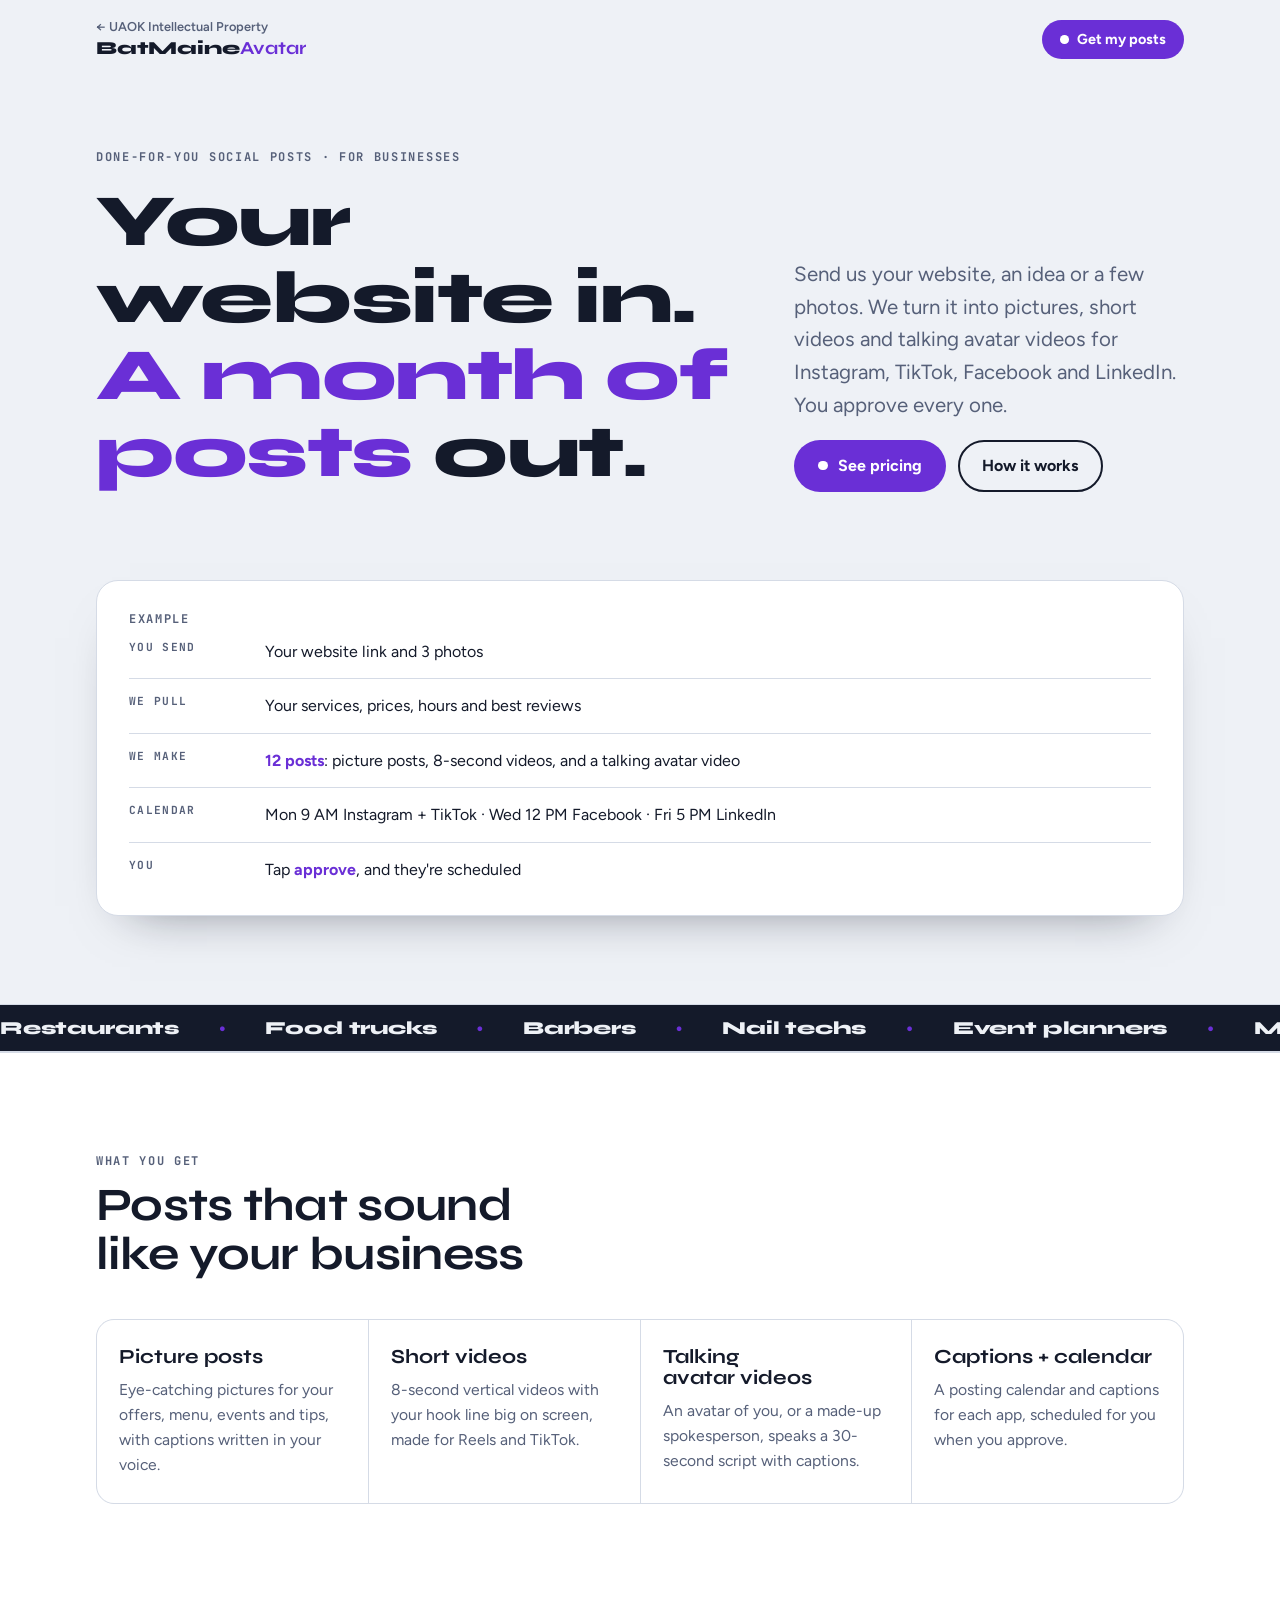
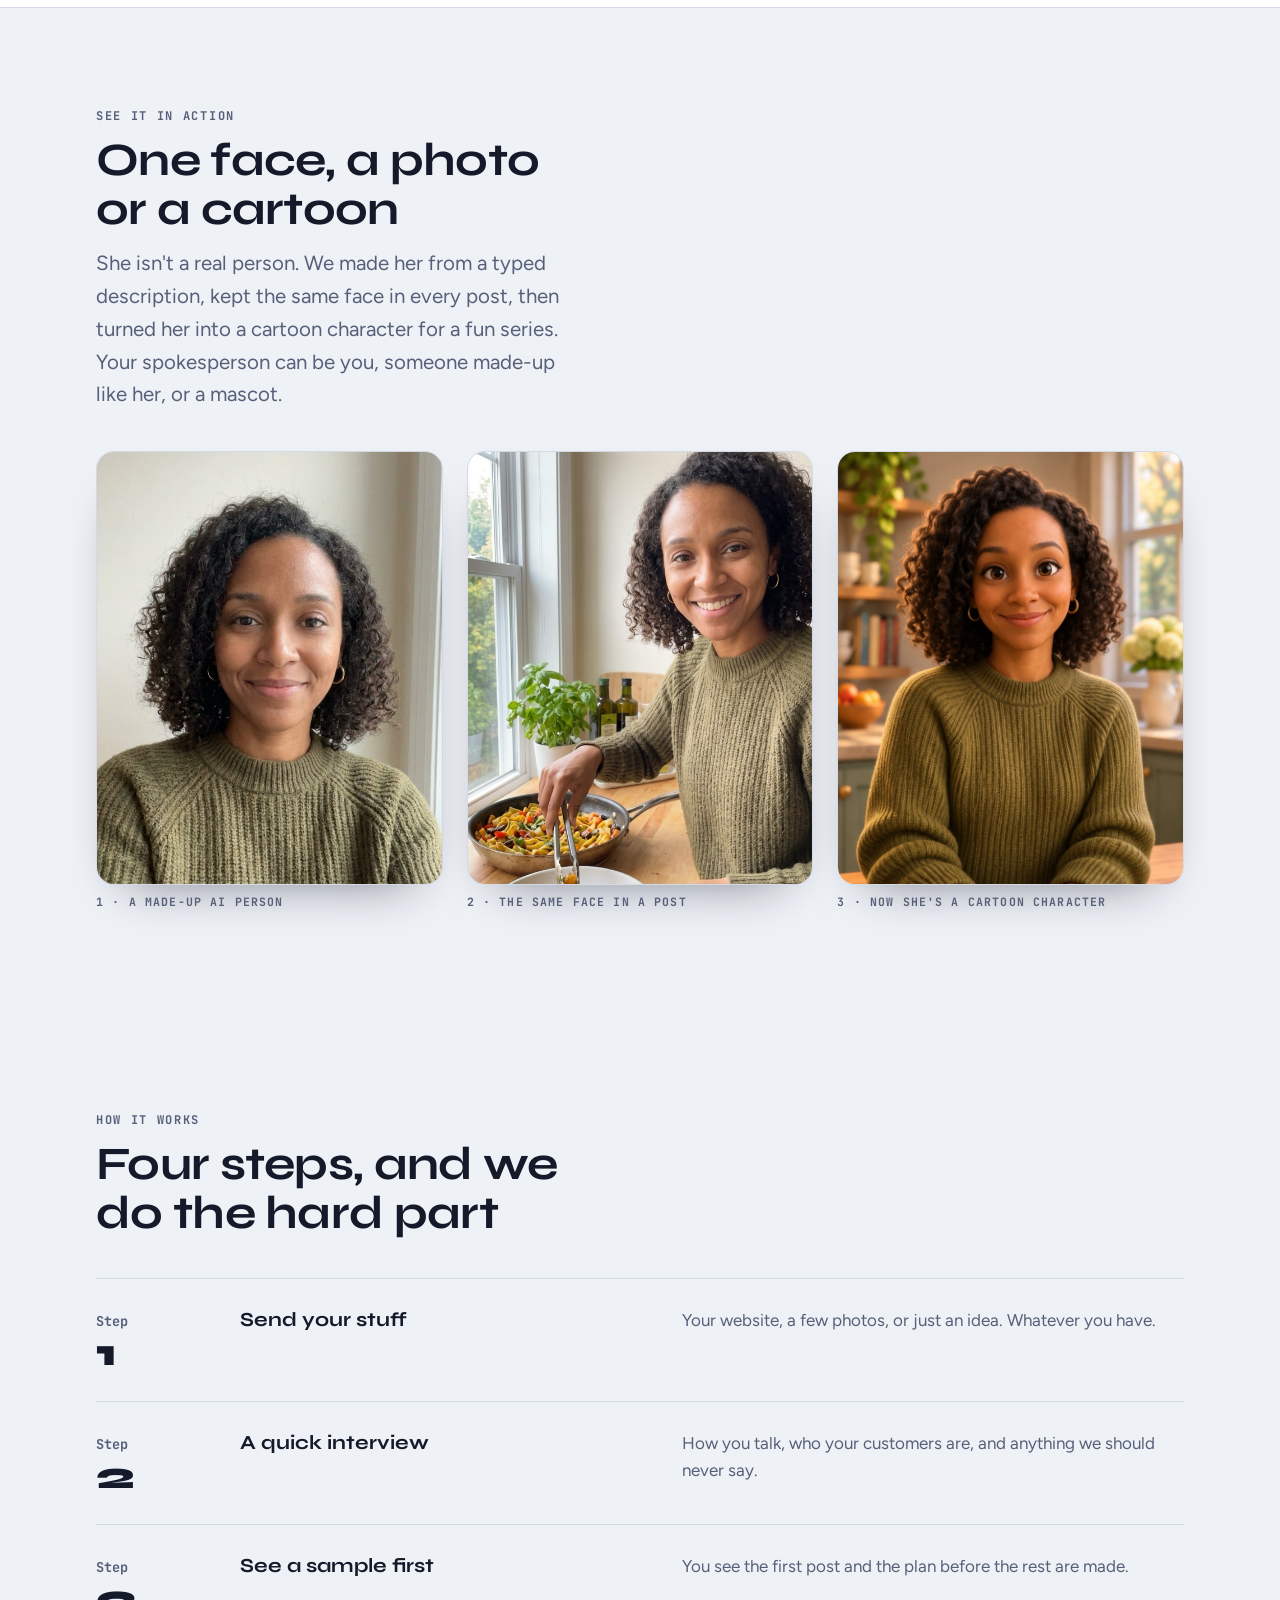
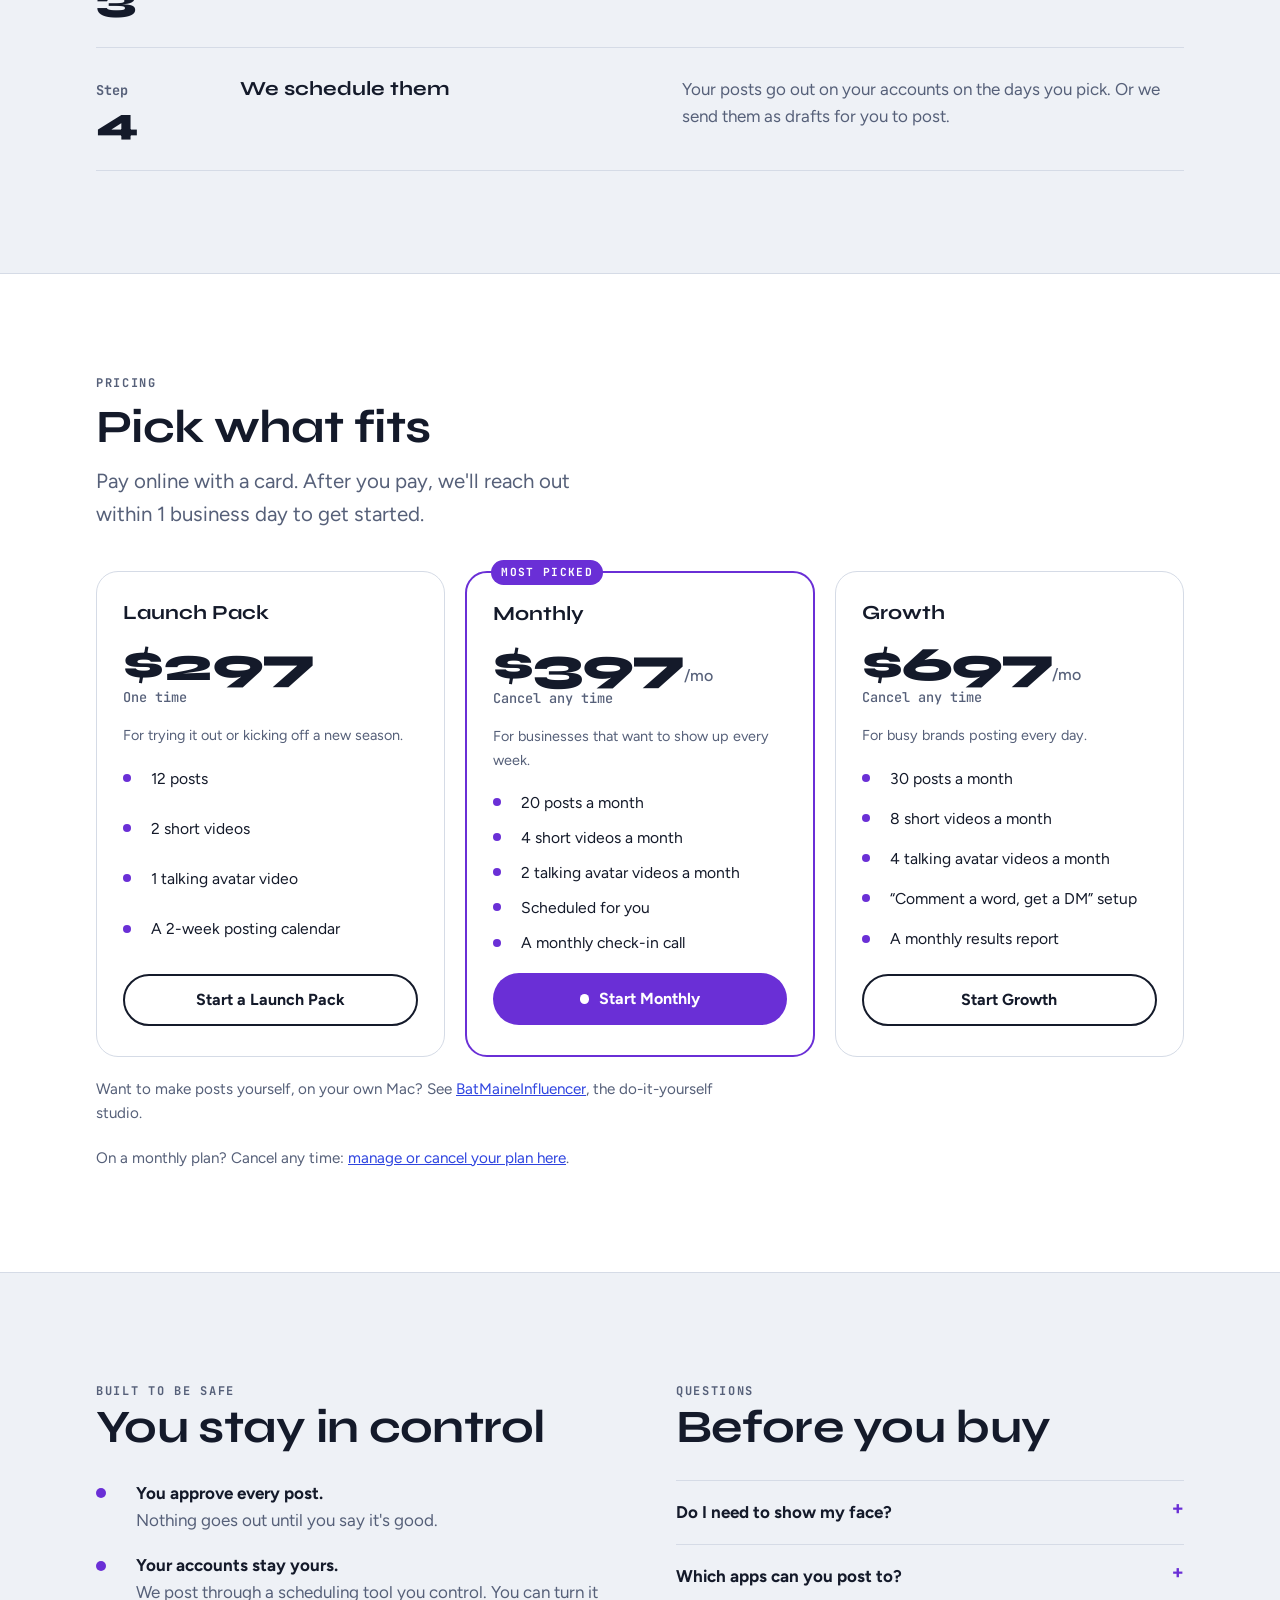
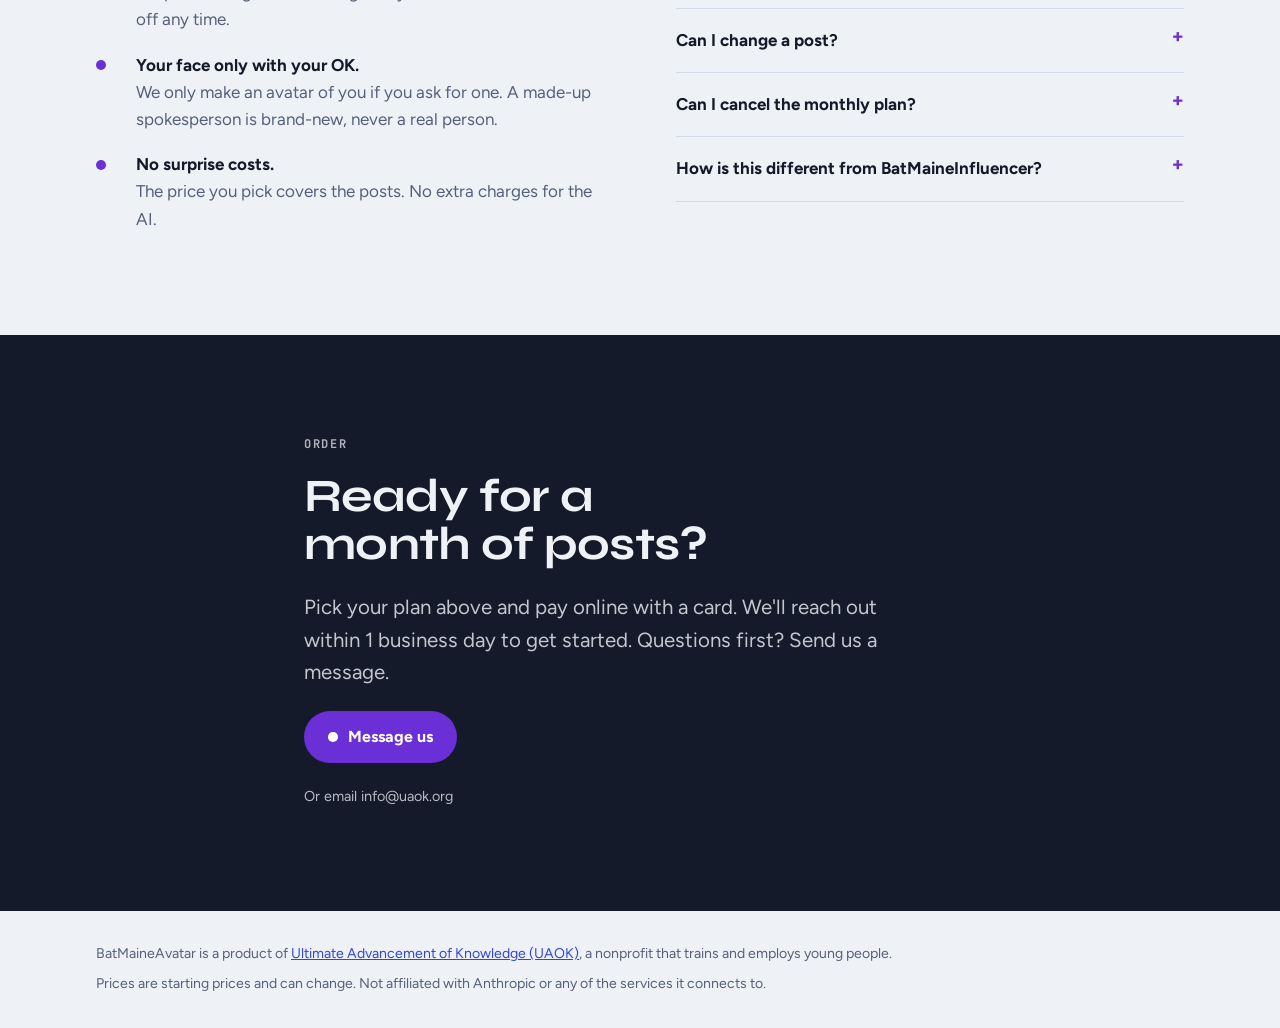
<file: avatar.html>
<!DOCTYPE html>
<html lang="en">
<head>
<meta charset="UTF-8" />
<meta name="viewport" content="width=device-width, initial-scale=1, viewport-fit=cover" />
<title>BatMaineAvatar — Done-for-You Social Posts for Your Business | UAOK</title>
<meta name="description" content="Send us your website, an idea or a few photos. We turn it into pictures, short videos and talking avatar videos, scheduled on your social media. You approve every one. From Ultimate Advancement of Knowledge (UAOK), a nonprofit." />
<link rel="icon" type="image/png" href="favicon.png">
<link rel="apple-touch-icon" href="favicon.png">
<meta property="og:title" content="BatMaineAvatar" />
<meta property="og:description" content="Send us your website, an idea or a few photos. We turn it into pictures, short videos and talking avatar videos, scheduled on your social media. You approve every one." />
<link rel="preconnect" href="https://fonts.googleapis.com">
<link rel="preconnect" href="https://fonts.gstatic.com" crossorigin>
<link rel="stylesheet" href="https://fonts.googleapis.com/css2?family=Syne:wght@600;700;800&family=Figtree:wght@400;500;600;700&family=JetBrains+Mono:wght@500;700&display=swap">
<link rel="stylesheet" href="batmaine.css">
<style>
:root{--rec:#6A2FD6;--rec-ink:#FFFFFF}
@media (prefers-color-scheme: dark){:root:not([data-theme="light"]){--rec:#B79BFF;--rec-ink:#160733}}
:root[data-theme="dark"]{--rec:#B79BFF;--rec-ink:#160733}
</style>
</head>
<body>

<header class="wrap top">
  <div class="brand-wrap"><a class="back" href="/#ip">← UAOK Intellectual Property</a><div class="brand">BatMaine<b>Avatar</b></div></div>
  <div style="display:flex;gap:10px;align-items:center"><a class="btn btn-rec" href="#pricing"><span class="dot"></span>Get my posts</a></div>
</header>

<main>
  <div class="wrap hero">
    <div class="left">
      <span class="label">Done-for-you social posts · For businesses</span>
      <h1>Your website in. <em>A month of posts</em> out.</h1>
    </div>
    <div class="right">
      <p class="lede">Send us your website, an idea or a few photos. We turn it into pictures, short videos and talking avatar videos for Instagram, TikTok, Facebook and LinkedIn. You approve every one.</p>
      <div class="ctas">
        <a class="btn btn-rec" href="#pricing"><span class="dot"></span>See pricing</a>
        <a class="btn btn-ghost" href="#how">How it works</a>
      </div>
    </div>
  </div>

  <div class="wrap" style="padding-bottom:clamp(48px,7vw,88px)">
    <div class="demo">
      <span class="label">Example</span>
      <div class="row"><span class="k">You send</span><span class="v">Your website link and 3 photos</span></div>
      <div class="row"><span class="k">We pull</span><span class="v">Your services, prices, hours and best reviews</span></div>
      <div class="row"><span class="k">We make</span><span class="v"><b>12 posts</b>: picture posts, 8-second videos, and a talking avatar video</span></div>
      <div class="row"><span class="k">Calendar</span><span class="v">Mon 9 AM Instagram + TikTok · Wed 12 PM Facebook · Fri 5 PM LinkedIn</span></div>
      <div class="row"><span class="k">You</span><span class="v">Tap <b>approve</b>, and they're scheduled</span></div>
    </div>
  </div>

  <div class="ticker" aria-hidden="true"><div class="track">
    <span>Restaurants</span><span>Food trucks</span><span>Barbers</span><span>Nail techs</span><span>Event planners</span><span>Ministries</span><span>Nonprofits</span><span>Local shops</span>
    <span>Restaurants</span><span>Food trucks</span><span>Barbers</span><span>Nail techs</span><span>Event planners</span><span>Ministries</span><span>Nonprofits</span><span>Local shops</span>
  </div></div>

  <section class="band">
    <div class="wrap">
      <div class="head">
        <span class="label">What you get</span>
        <h2>Posts that sound like your business</h2>
      </div>
      <div class="makes">
        <div class="make"><h3>Picture posts</h3><p>Eye-catching pictures for your offers, menu, events and tips, with captions written in your voice.</p></div>
        <div class="make"><h3>Short videos</h3><p>8-second vertical videos with your hook line big on screen, made for Reels and TikTok.</p></div>
        <div class="make"><h3>Talking avatar videos</h3><p>An avatar of you, or a made-up spokesperson, speaks a 30-second script with captions.</p></div>
        <div class="make"><h3>Captions + calendar</h3><p>A posting calendar and captions for each app, scheduled for you when you approve.</p></div>
      </div>
    </div>
  </section>

  <section id="see">
    <div class="wrap">
      <div class="head">
        <span class="label">See it in action</span>
        <h2>One face, a photo or a cartoon</h2>
        <p class="lede">She isn&#x27;t a real person. We made her from a typed description, kept the same face in every post, then turned her into a cartoon character for a fun series. Your spokesperson can be you, someone made-up like her, or a mascot.</p>
      </div>
      <div class="gallery">
        <figure class="g-portrait"><img src="avatar-media/ai-person.jpg" alt="An AI-made woman with curly hair in a green sweater, smiling at home" loading="lazy"><figcaption>1 · A made-up AI person</figcaption></figure>
        <figure class="g-portrait"><img src="avatar-media/ai-person-post.jpg" alt="The same AI-made woman plating pasta in a bright kitchen" loading="lazy"><figcaption>2 · The same face in a post</figcaption></figure>
        <figure class="g-portrait"><img src="avatar-media/ai-person-cartoon.jpg" alt="The same woman as a 3D cartoon character with curly hair and a green sweater" loading="lazy"><figcaption>3 · Now she&#x27;s a cartoon character</figcaption></figure>
      </div>
    </div>
  </section>

  <section id="how">
    <div class="wrap">
      <div class="head">
        <span class="label">How it works</span>
        <h2>Four steps, and we do the hard part</h2>
      </div>
      <div class="steps">
        <div class="step"><div class="n">Step<b>1</b></div><h3>Send your stuff</h3><p>Your website, a few photos, or just an idea. Whatever you have.</p></div>
        <div class="step"><div class="n">Step<b>2</b></div><h3>A quick interview</h3><p>How you talk, who your customers are, and anything we should never say.</p></div>
        <div class="step"><div class="n">Step<b>3</b></div><h3>See a sample first</h3><p>You see the first post and the plan before the rest are made.</p></div>
        <div class="step"><div class="n">Step<b>4</b></div><h3>We schedule them</h3><p>Your posts go out on your accounts on the days you pick. Or we send them as drafts for you to post.</p></div>
      </div>
    </div>
  </section>

  <section class="band" id="pricing">
    <div class="wrap">
      <div class="head">
        <span class="label">Pricing</span>
        <h2>Pick what fits</h2>
        <p class="lede">Pay online with a card. After you pay, we'll reach out within 1 business day to get started.</p>
      </div>
      <div class="tiers">
        <div class="tier">
          <h3>Launch Pack</h3>
          <div><div class="price">$297</div><div class="was">One time</div></div>
          <p class="fine">For trying it out or kicking off a new season.</p>
          <ul>
            <li>12 posts</li>
            <li>2 short videos</li>
            <li>1 talking avatar video</li>
            <li>A 2-week posting calendar</li>
          </ul>
          <a class="btn btn-ghost" href="https://buy.stripe.com/14A9AT3cQ8537XubjO1440a">Start a Launch Pack</a>
        </div>
        <div class="tier pick">
          <span class="tag">MOST PICKED</span>
          <h3>Monthly</h3>
          <div><div class="price">$397<small>/mo</small></div><div class="was">Cancel any time</div></div>
          <p class="fine">For businesses that want to show up every week.</p>
          <ul>
            <li>20 posts a month</li>
            <li>4 short videos a month</li>
            <li>2 talking avatar videos a month</li>
            <li>Scheduled for you</li>
            <li>A monthly check-in call</li>
          </ul>
          <a class="btn btn-rec" href="https://buy.stripe.com/dRm3cv8xa0CB5Pm3Rm1440b"><span class="dot"></span>Start Monthly</a>
        </div>
        <div class="tier">
          <h3>Growth</h3>
          <div><div class="price">$697<small>/mo</small></div><div class="was">Cancel any time</div></div>
          <p class="fine">For busy brands posting every day.</p>
          <ul>
            <li>30 posts a month</li>
            <li>8 short videos a month</li>
            <li>4 talking avatar videos a month</li>
            <li>“Comment a word, get a DM” setup</li>
            <li>A monthly results report</li>
          </ul>
          <a class="btn btn-ghost" href="https://buy.stripe.com/4gM6oH00E9971z6gE81440c">Start Growth</a>
        </div>
      </div>
      <p class="note">Want to make posts yourself, on your own Mac? See <a href="influencer.html">BatMaineInfluencer</a>, the do-it-yourself studio.</p>
      <p class="note">On a monthly plan? Cancel any time: <a href="https://billing.stripe.com/p/login/6oUfZh00E4SR5Pmew014400">manage or cancel your plan here</a>.</p>
    </div>
  </section>

  <section>
    <div class="wrap two">
      <div>
        <span class="label">Built to be safe</span>
        <h2>You stay in control</h2>
        <div class="rules">
          <div class="rule"><span class="dot"></span><p><strong>You approve every post.</strong>Nothing goes out until you say it&#x27;s good.</p></div>
          <div class="rule"><span class="dot"></span><p><strong>Your accounts stay yours.</strong>We post through a scheduling tool you control. You can turn it off any time.</p></div>
          <div class="rule"><span class="dot"></span><p><strong>Your face only with your OK.</strong>We only make an avatar of you if you ask for one. A made-up spokesperson is brand-new, never a real person.</p></div>
          <div class="rule"><span class="dot"></span><p><strong>No surprise costs.</strong>The price you pick covers the posts. No extra charges for the AI.</p></div>
        </div>
      </div>
      <div>
        <span class="label">Questions</span>
        <h2>Before you buy</h2>
        <div style="margin-top:28px">
          <details><summary>Do I need to show my face?</summary><p>No. We can use a made-up spokesperson, a cartoon mascot, or no person at all.</p></details>
          <details><summary>Which apps can you post to?</summary><p>Instagram, TikTok, Facebook and LinkedIn. Tell us which ones you use.</p></details>
          <details><summary>Can I change a post?</summary><p>Yes. Ask for changes before you approve. Each post gets one free round of changes.</p></details>
          <details><summary>Can I cancel the monthly plan?</summary><p>Yes, any time. Use the &quot;manage or cancel your plan&quot; link on this page and enter the email you paid with. Posts already scheduled for the month you paid for still go out, and you won&#x27;t be charged again.</p></details>
          <details><summary>How is this different from BatMaineInfluencer?</summary><p>BatMaineAvatar is done for you: we make and schedule the posts. BatMaineInfluencer is a kit you run yourself on your Mac.</p></details>
        </div>
      </div>
    </div>
  </section>

  <section class="order" id="order">
    <div class="wrap inner">
      <span class="label">Order</span>
      <h2>Ready for a month of posts?</h2>
      <p class="lede">Pick your plan above and pay online with a card. We'll reach out within 1 business day to get started. Questions first? Send us a message.</p>
      <div class="ctas"><a class="btn btn-rec" href="/?topic=avatar#contact"><span class="dot"></span>Message us</a></div>
      <p class="fine" style="color:var(--bg);opacity:.75">Or email info@uaok.org</p>
    </div>
  </section>
</main>

<footer>
  <div class="wrap">
    <p>BatMaineAvatar is a product of <a href="/">Ultimate Advancement of Knowledge (UAOK)</a>, a nonprofit that trains and employs young people.</p>
    <p>Prices are starting prices and can change. Not affiliated with Anthropic or any of the services it connects to.</p>
  </div>
</footer>
</body>
</html>
</file>
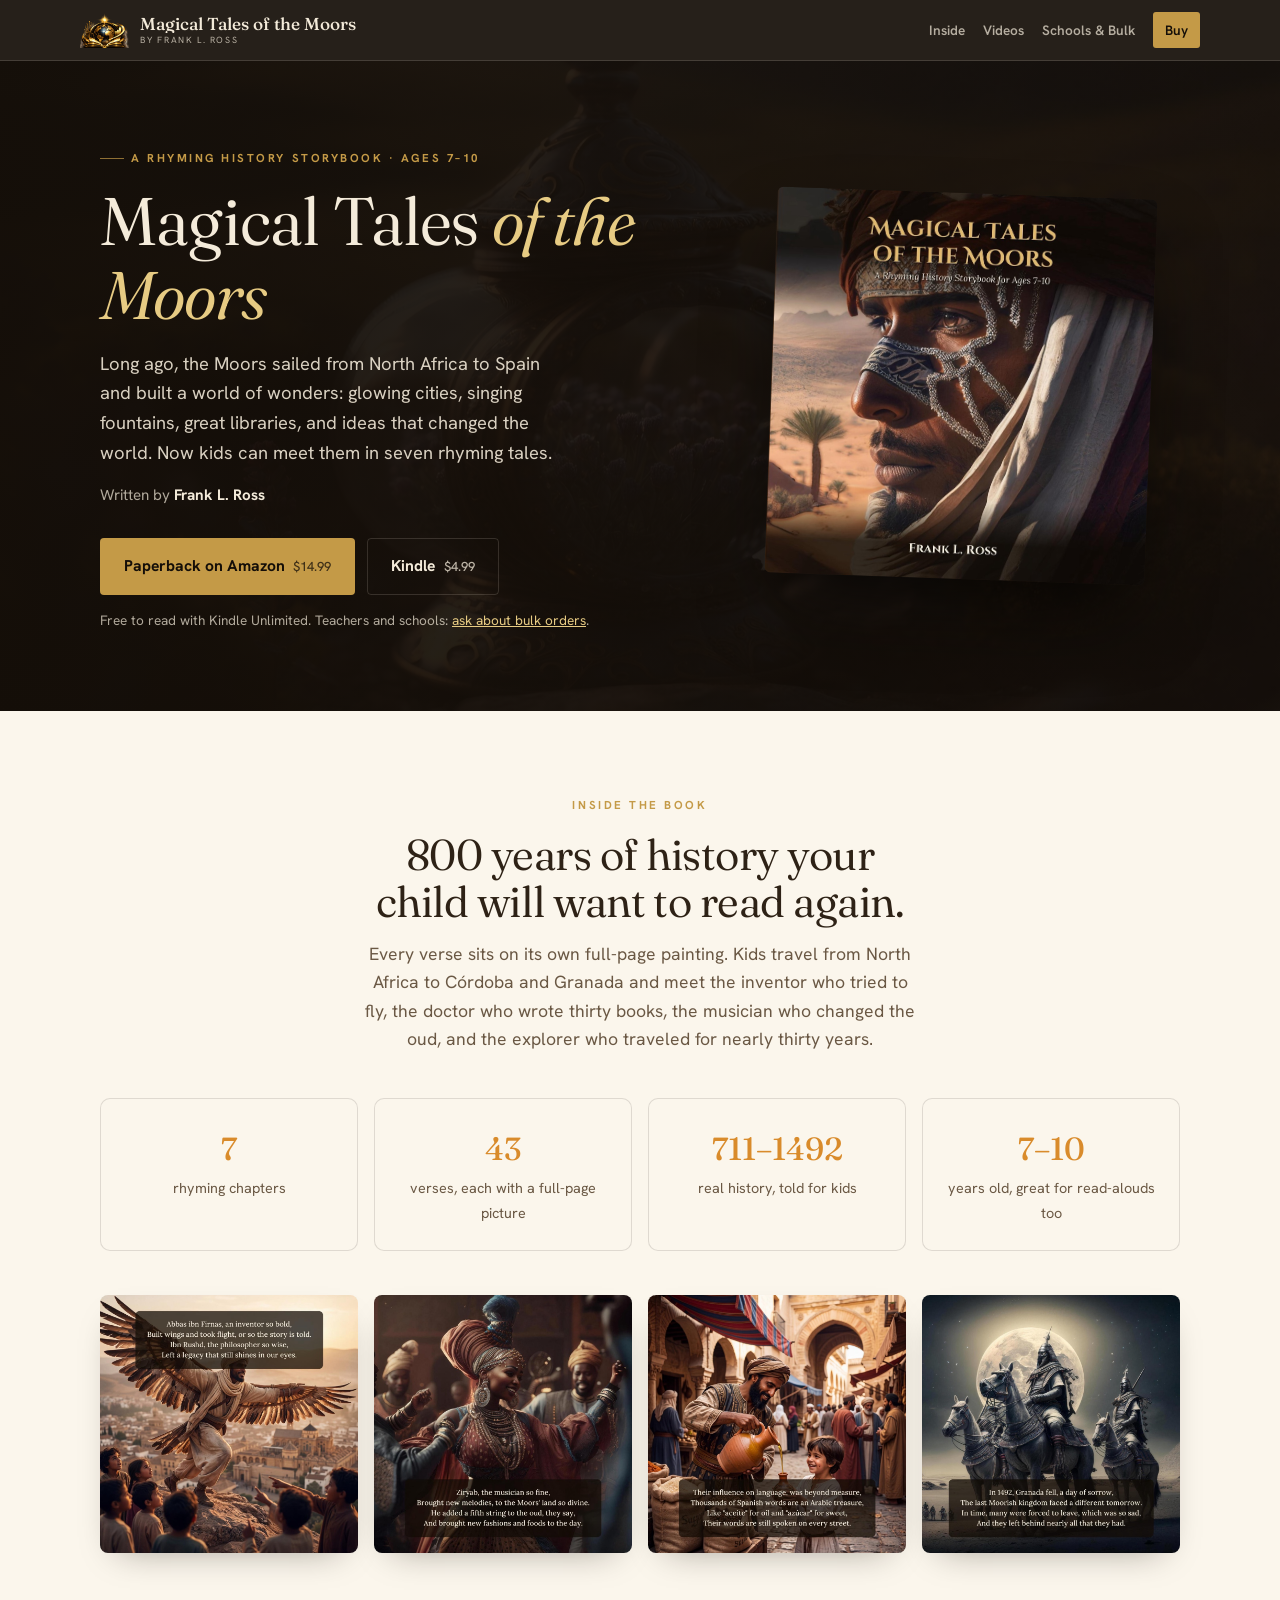
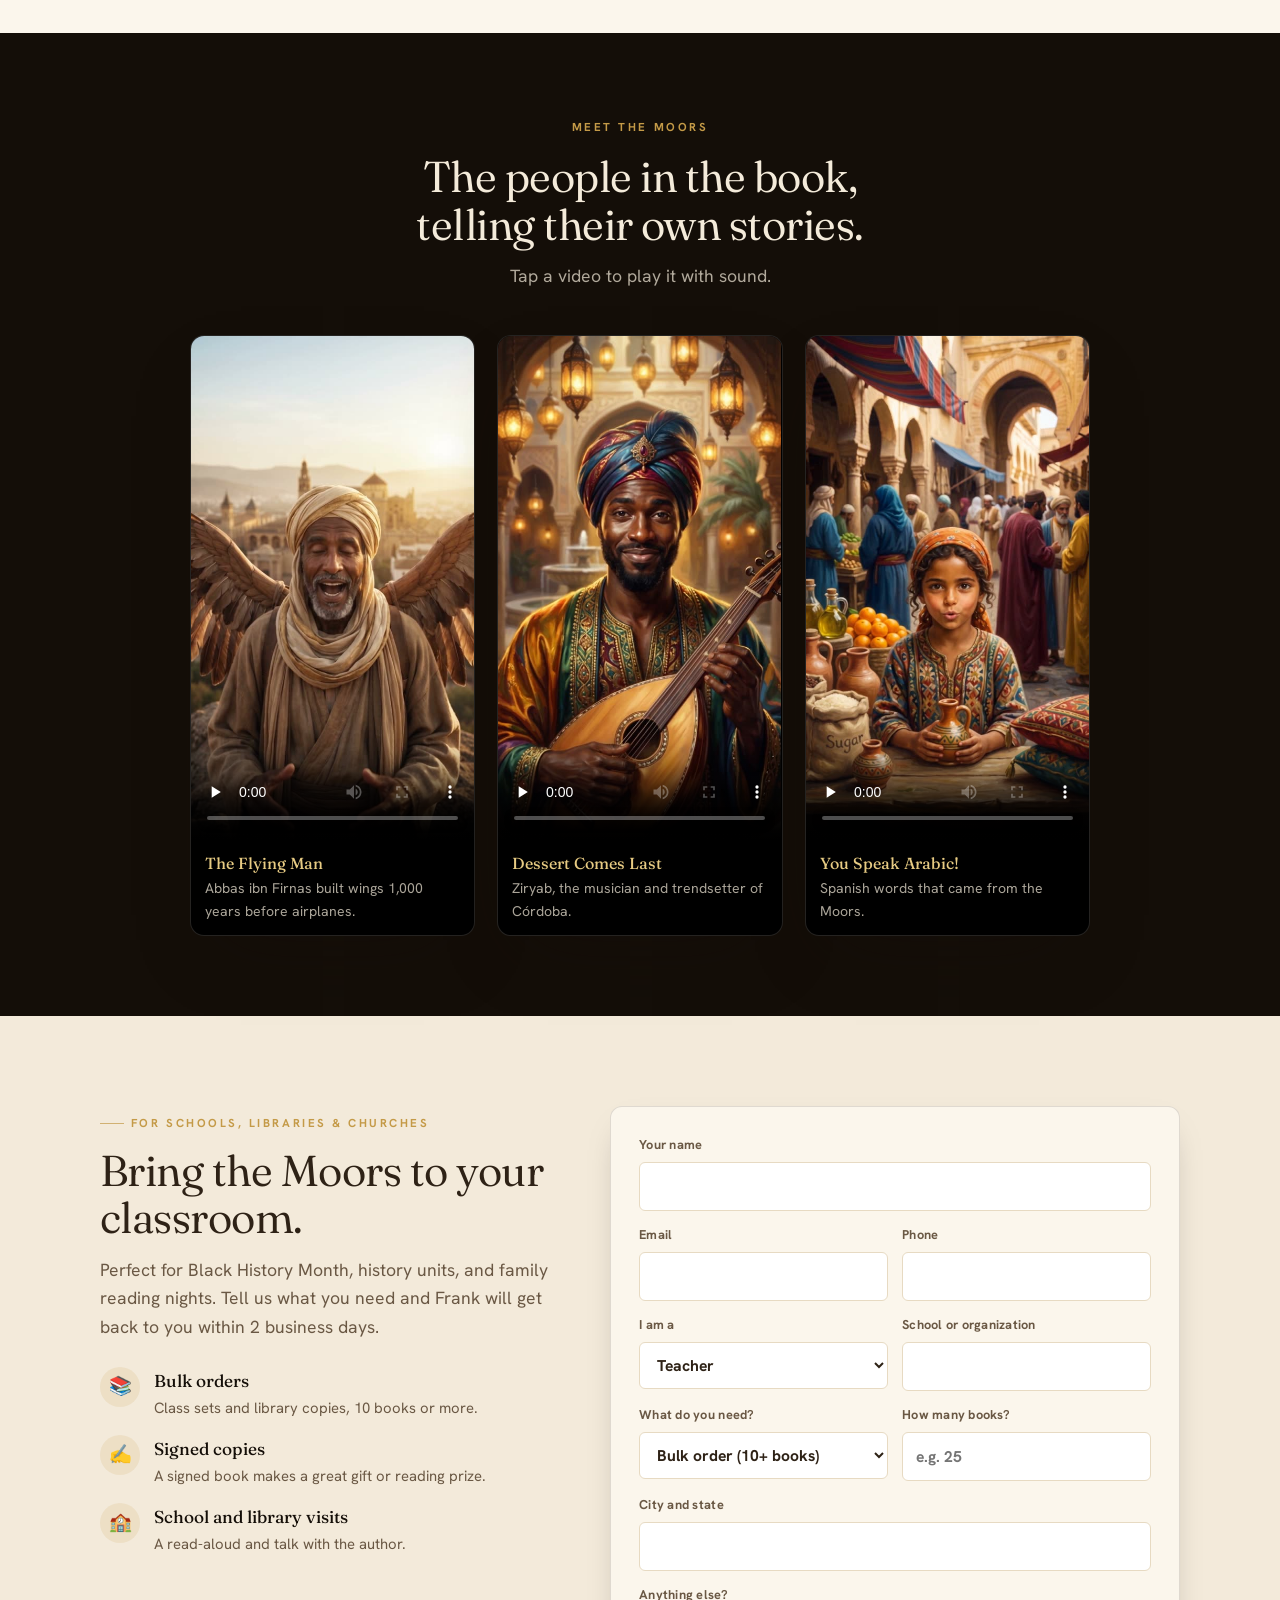
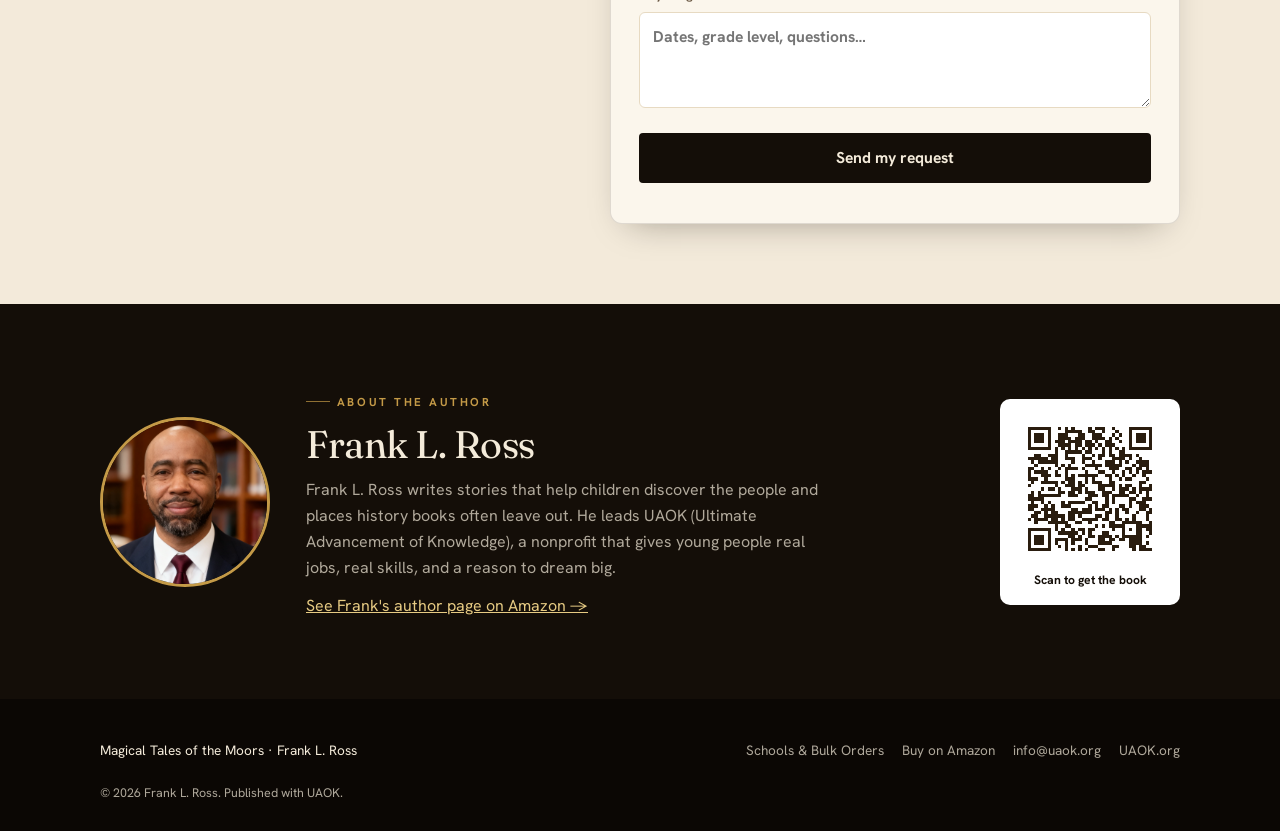
<file: book.html>
<!DOCTYPE html>
<html lang="en">
<head>
<meta charset="UTF-8" />
<meta name="viewport" content="width=device-width, initial-scale=1" />
<title>Magical Tales of the Moors | A Rhyming History Storybook by Frank L. Ross</title>
<meta name="description" content="Magical Tales of the Moors by Frank L. Ross: 800 years of history in seven rhyming tales for readers ages 7 to 10. Paperback and Kindle on Amazon. Bulk orders, signed copies and school visits available." />
<meta property="og:title" content="Magical Tales of the Moors by Frank L. Ross" />
<meta property="og:description" content="800 years of history in seven rhyming tales for ages 7–10. Paperback + Kindle on Amazon." />
<meta property="og:image" content="https://uaok.org/book-media/cover.jpg" />
<link rel="icon" type="image/png" href="favicon.png">
<link rel="apple-touch-icon" href="favicon.png">
<link rel="preconnect" href="https://fonts.googleapis.com">
<link rel="preconnect" href="https://fonts.gstatic.com" crossorigin>
<link href="https://fonts.googleapis.com/css2?family=Fraunces:ital,opsz,wght@0,9..144,300..600;1,9..144,400&family=Hanken+Grotesk:wght@300..800&display=swap" rel="stylesheet">
<style>
:root{
  --ink:#140E08;--ink-2:#22170D;--gold:#C49A47;--gold-2:#E7CB83;--gold-soft:rgba(196,154,71,.14);
  --amber:#D98B2B;--amber-2:#F0B25E;
  --paper:#FBF6EC;--paper-2:#F3EADA;--paper-3:#E7DAC2;
  --text:#2E2216;--text-soft:#6A5844;--cream:#F4EBDA;--cream-mute:rgba(244,235,218,.7);
  --line-d:rgba(244,235,218,.15);--line-l:rgba(20,14,8,.12);
  --shadow:0 30px 70px -26px rgba(20,14,8,.45);--shadow-sm:0 14px 34px -18px rgba(20,14,8,.4);
  --serif:"Fraunces",Georgia,serif;--sans:"Hanken Grotesk",-apple-system,BlinkMacSystemFont,"Segoe UI",sans-serif;--maxw:1120px;
}
*{box-sizing:border-box;margin:0;padding:0}
html{scroll-behavior:smooth}
body{font-family:var(--sans);background:var(--paper);color:var(--text);line-height:1.62;-webkit-font-smoothing:antialiased;overflow-x:hidden}
img,video{display:block;max-width:100%}a{color:inherit;text-decoration:none}
h1,h2,h3{font-family:var(--serif);font-weight:400;line-height:1.1;letter-spacing:-.012em}
.wrap{max-width:var(--maxw);margin:0 auto;padding:0 20px}
.eyebrow{font-size:.72rem;font-weight:700;letter-spacing:.22em;text-transform:uppercase;color:var(--gold);display:inline-flex;align-items:center;gap:.6em}
.eyebrow::before{content:"";width:24px;height:1px;background:var(--gold);opacity:.7}
.eyebrow.center{justify-content:center}.eyebrow.center::before{display:none}
.btn{display:inline-flex;align-items:center;justify-content:center;gap:.55em;font-weight:700;font-size:.98rem;padding:.95em 1.5em;border-radius:4px;transition:.25s cubic-bezier(.2,.7,.3,1);border:0;cursor:pointer;font-family:var(--sans)}
.btn--gold{background:var(--gold);color:var(--ink)}.btn--gold:hover{background:var(--gold-2);transform:translateY(-2px)}
.btn--ghost{border:1px solid var(--line-d);color:var(--cream);background:transparent}.btn--ghost:hover{border-color:var(--gold);color:var(--gold-2)}
.btn--dark{background:var(--ink);color:var(--cream)}.btn--dark:hover{background:var(--ink-2);transform:translateY(-2px)}
.btn small{font-weight:500;opacity:.75}

header{position:sticky;top:0;z-index:50;background:rgba(20,14,8,.92);backdrop-filter:blur(12px);border-bottom:1px solid var(--line-d);color:var(--cream)}
.nav{display:flex;align-items:center;justify-content:space-between;padding:12px 0;gap:12px}
.brand{display:flex;align-items:center;gap:.7rem;min-width:0}
.brand img{height:36px;width:auto}
.brand .bt{display:flex;flex-direction:column;line-height:1.1;min-width:0}
.brand .bt b{font-family:var(--serif);font-size:1.08rem;font-weight:500;white-space:nowrap;overflow:hidden;text-overflow:ellipsis}
.brand .bt span{font-size:.56rem;letter-spacing:.18em;text-transform:uppercase;color:var(--cream-mute);margin-top:3px}
.nav-r{display:flex;align-items:center;gap:18px;flex:none}
.nav-r a{font-size:.85rem;font-weight:600;color:var(--cream-mute)}
.nav-r a:hover{color:var(--gold-2)}
.nav-r a.buy{color:var(--ink);background:var(--gold);padding:.5em .9em;border-radius:3px}
@media(max-width:700px){.nav-r a.hide{display:none}}

.hero{position:relative;color:var(--cream);overflow:hidden;background:var(--ink)}
.hero-img{position:absolute;inset:0;width:100%;height:100%;object-fit:cover;opacity:.35}
.hero-tint{position:absolute;inset:0;background:linear-gradient(90deg,rgba(20,14,8,.94),rgba(20,14,8,.7) 55%,rgba(20,14,8,.5))}
.hero-grid{position:relative;z-index:2;display:grid;grid-template-columns:1.15fr .85fr;gap:48px;align-items:center;padding:80px 20px}
.hero h1{font-size:clamp(2.4rem,5.6vw,4.2rem);font-weight:360;margin:16px 0 0}
.hero h1 em{font-style:italic;color:var(--gold-2)}
.hero .sub{color:var(--cream);opacity:.88;font-size:1.15rem;margin:18px 0 0;max-width:46ch}
.hero .by{margin-top:14px;font-size:.95rem;color:var(--cream-mute)}
.hero .by b{color:var(--cream)}
.buy-row{display:flex;gap:12px;flex-wrap:wrap;margin-top:30px}
.hero .note{margin-top:14px;font-size:.85rem;color:var(--cream-mute)}
.cover{justify-self:center;max-width:380px;width:100%;border-radius:6px;box-shadow:0 40px 80px -20px rgba(0,0,0,.7);transform:rotate(2deg)}
@media(max-width:820px){.hero-grid{grid-template-columns:1fr;padding:56px 20px;gap:36px}.cover{max-width:280px;order:-1}}

section.band{padding:80px 0}
.band.paper2{background:var(--paper-2)}
.band.ink{background:var(--ink);color:var(--cream)}
.sec-head{max-width:62ch}.sec-head.center{margin:0 auto;text-align:center}
.sec-head h2{font-size:clamp(1.8rem,3.8vw,2.7rem);margin-top:14px;font-weight:360}
.lead{font-size:1.1rem;color:var(--text-soft);margin-top:14px}
.band.ink .lead{color:var(--cream-mute)}

.facts{display:grid;grid-template-columns:repeat(4,1fr);gap:16px;margin-top:44px}
.fact{background:var(--paper);border:1px solid var(--line-l);border-radius:10px;padding:24px 20px;text-align:center}
.fact b{display:block;font-family:var(--serif);font-size:2rem;color:var(--amber);font-weight:450}
.fact span{font-size:.9rem;color:var(--text-soft)}
@media(max-width:760px){.facts{grid-template-columns:1fr 1fr}.fact{padding:20px 12px}.fact b{font-size:1.45rem;white-space:nowrap}}

.pages{display:grid;grid-template-columns:repeat(4,1fr);gap:16px;margin-top:44px}
.pages img{border-radius:8px;box-shadow:var(--shadow-sm);aspect-ratio:1/1;object-fit:cover;width:100%}
@media(max-width:760px){.pages{grid-template-columns:1fr 1fr}}

.vids{display:grid;grid-template-columns:repeat(3,1fr);gap:22px;margin-top:44px;max-width:900px;margin-left:auto;margin-right:auto}
.vid{border-radius:14px;overflow:hidden;background:#000;border:1px solid var(--line-d);box-shadow:var(--shadow)}
.vid video{width:100%;aspect-ratio:9/16;object-fit:cover;background:#000}
.vid figcaption{padding:12px 14px;font-size:.88rem;color:var(--cream-mute)}
.vid figcaption b{display:block;font-family:var(--serif);color:var(--gold-2);font-size:1rem;font-weight:450}
@media(max-width:760px){.vids{grid-template-columns:1fr;max-width:340px}}

.order-grid{display:grid;grid-template-columns:.9fr 1.1fr;gap:44px;align-items:start;margin-top:10px}
.offer{display:grid;gap:14px;margin-top:26px}
.offer div{display:flex;gap:14px;align-items:flex-start}
.offer .ic{flex:none;width:40px;height:40px;border-radius:50%;background:var(--gold-soft);display:flex;align-items:center;justify-content:center;color:var(--amber);font-size:1.15rem}
.offer b{display:block;font-family:var(--serif);font-size:1.08rem;font-weight:450;color:var(--ink)}
.offer span{font-size:.93rem;color:var(--text-soft)}
form.card{background:var(--paper);border:1px solid var(--line-l);border-radius:12px;padding:28px;box-shadow:var(--shadow-sm)}
.fgrid{display:grid;grid-template-columns:1fr 1fr;gap:14px}
.fgrid .full{grid-column:1/-1}
label{display:block;font-size:.8rem;font-weight:700;color:var(--text-soft);letter-spacing:.02em}
input,select,textarea{width:100%;margin-top:6px;font:inherit;font-size:.98rem;padding:.7em .8em;border:1px solid var(--paper-3);border-radius:6px;background:#fff;color:var(--text)}
input:focus,select:focus,textarea:focus{outline:2px solid var(--gold);border-color:var(--gold)}
textarea{min-height:96px;resize:vertical}
.hp{position:absolute;left:-9999px}
.form-msg{margin-top:12px;font-size:.92rem}
.form-msg.ok{color:#2e7d32}.form-msg.err{color:#b3261e}
@media(max-width:820px){.order-grid{grid-template-columns:1fr}.fgrid{grid-template-columns:1fr}}

.author{display:grid;grid-template-columns:auto 1fr auto;gap:36px;align-items:center}
.author img.photo{width:170px;height:170px;border-radius:50%;object-fit:cover;border:3px solid var(--gold)}
.author p{color:var(--cream-mute);margin-top:12px;max-width:58ch}
.qrbox{background:#fff;border-radius:10px;padding:14px;text-align:center;color:var(--ink);width:180px}
.qrbox img{width:152px;height:152px;margin:0 auto;image-rendering:pixelated}
.qrbox span{display:block;font-size:.76rem;font-weight:700;margin-top:6px}
@media(max-width:820px){.author{grid-template-columns:1fr;text-align:center;justify-items:center}}

footer{background:#0b0704;color:var(--cream);padding:40px 0 28px;font-size:.85rem}
.fbar{display:flex;justify-content:space-between;gap:16px;flex-wrap:wrap;align-items:center}
.fbar a{color:var(--cream-mute)}.fbar a:hover{color:var(--gold-2)}
.flinks{display:flex;gap:18px;flex-wrap:wrap}
.fbot{margin-top:22px;color:var(--cream-mute);font-size:.78rem}
</style>
<script defer src="https://mega-app-production-8fd8.up.railway.app/static/js/uaok-track.js" data-site="uaok.org"></script>
</head>
<body>
<header>
  <div class="wrap nav">
    <a class="brand" href="/">
      <img src="uaok-mark.png" alt="UAOK">
      <span class="bt"><b>Magical Tales of the Moors</b><span>by Frank L. Ross</span></span>
    </a>
    <nav class="nav-r">
      <a href="#inside" class="hide">Inside</a>
      <a href="#videos" class="hide">Videos</a>
      <a href="#order">Schools &amp; Bulk</a>
      <a href="https://www.amazon.com/dp/B0HSM9QSBT" class="buy" data-buy="paperback" target="_blank" rel="noopener">Buy</a>
    </nav>
  </div>
</header>

<section class="hero">
  <img class="hero-img" src="book-media/hero.jpg" alt="">
  <div class="hero-tint"></div>
  <div class="wrap hero-grid">
    <div>
      <span class="eyebrow">A Rhyming History Storybook · Ages 7–10</span>
      <h1>Magical Tales <em>of the Moors</em></h1>
      <p class="sub">Long ago, the Moors sailed from North Africa to Spain and built a world of wonders: glowing cities, singing fountains, great libraries, and ideas that changed the world. Now kids can meet them in seven rhyming tales.</p>
      <p class="by">Written by <b>Frank L. Ross</b></p>
      <div class="buy-row">
        <a class="btn btn--gold" href="https://www.amazon.com/dp/B0HSM9QSBT" data-buy="paperback" target="_blank" rel="noopener">Paperback on Amazon <small>$14.99</small></a>
        <a class="btn btn--ghost" href="https://www.amazon.com/dp/B0HSM6P15D" data-buy="kindle" target="_blank" rel="noopener">Kindle <small>$4.99</small></a>
      </div>
      <p class="note">Free to read with Kindle Unlimited. Teachers and schools: <a href="#order" style="color:var(--gold-2);text-decoration:underline">ask about bulk orders</a>.</p>
    </div>
    <img class="cover" src="book-media/cover.jpg" alt="Magical Tales of the Moors book cover">
  </div>
</section>

<section class="band" id="inside">
  <div class="wrap">
    <div class="sec-head center">
      <span class="eyebrow center">Inside the Book</span>
      <h2>800 years of history your child will want to read again.</h2>
      <p class="lead">Every verse sits on its own full-page painting. Kids travel from North Africa to Córdoba and Granada and meet the inventor who tried to fly, the doctor who wrote thirty books, the musician who changed the oud, and the explorer who traveled for nearly thirty years.</p>
    </div>
    <div class="facts">
      <div class="fact"><b>7</b><span>rhyming chapters</span></div>
      <div class="fact"><b>43</b><span>verses, each with a full-page picture</span></div>
      <div class="fact"><b>711–1492</b><span>real history, told for kids</span></div>
      <div class="fact"><b>7–10</b><span>years old, great for read-alouds too</span></div>
    </div>
    <div class="pages">
      <img src="book-media/page-21.jpg" alt="Page about Abbas ibn Firnas, the inventor who built wings" loading="lazy">
      <img src="book-media/page-27.jpg" alt="Page about Ziryab the musician" loading="lazy">
      <img src="book-media/page-46.jpg" alt="Page about Spanish words that came from Arabic" loading="lazy">
      <img src="book-media/page-34.jpg" alt="Page about Granada in 1492" loading="lazy">
    </div>
  </div>
</section>

<section class="band ink" id="videos">
  <div class="wrap">
    <div class="sec-head center">
      <span class="eyebrow center">Meet the Moors</span>
      <h2>The people in the book, telling their own stories.</h2>
      <p class="lead">Tap a video to play it with sound.</p>
    </div>
    <div class="vids">
      <figure class="vid"><video src="book-media/video-03.mp4" poster="book-media/video-03.jpg" controls playsinline preload="none"></video><figcaption><b>The Flying Man</b>Abbas ibn Firnas built wings 1,000 years before airplanes.</figcaption></figure>
      <figure class="vid"><video src="book-media/video-05.mp4" poster="book-media/video-05.jpg" controls playsinline preload="none"></video><figcaption><b>Dessert Comes Last</b>Ziryab, the musician and trendsetter of Córdoba.</figcaption></figure>
      <figure class="vid"><video src="book-media/video-12.mp4" poster="book-media/video-12.jpg" controls playsinline preload="none"></video><figcaption><b>You Speak Arabic!</b>Spanish words that came from the Moors.</figcaption></figure>
    </div>
  </div>
</section>

<section class="band paper2" id="order">
  <div class="wrap order-grid">
    <div>
      <div class="sec-head">
        <span class="eyebrow">For Schools, Libraries &amp; Churches</span>
        <h2>Bring the Moors to your classroom.</h2>
        <p class="lead">Perfect for Black History Month, history units, and family reading nights. Tell us what you need and Frank will get back to you within 2 business days.</p>
      </div>
      <div class="offer">
        <div><span class="ic">📚</span><p><b>Bulk orders</b><span>Class sets and library copies, 10 books or more.</span></p></div>
        <div><span class="ic">✍️</span><p><b>Signed copies</b><span>A signed book makes a great gift or reading prize.</span></p></div>
        <div><span class="ic">🏫</span><p><b>School and library visits</b><span>A read-aloud and talk with the author.</span></p></div>
      </div>
    </div>
    <form class="card" id="orderForm" novalidate>
      <div class="fgrid">
        <label class="full">Your name<input name="name" autocomplete="name" required></label>
        <label>Email<input name="email" type="email" autocomplete="email"></label>
        <label>Phone<input name="phone" type="tel" autocomplete="tel"></label>
        <label>I am a<select name="role">
          <option>Teacher</option><option>Librarian</option><option>School / District</option><option>Church / Ministry</option><option>Parent</option><option>Bookstore</option><option>Other</option>
        </select></label>
        <label>School or organization<input name="organization" autocomplete="organization"></label>
        <label>What do you need?<select name="request">
          <option>Bulk order (10+ books)</option><option>Signed copies</option><option>School or library visit</option><option>Something else</option>
        </select></label>
        <label>How many books?<input name="quantity" type="number" min="0" inputmode="numeric" placeholder="e.g. 25"></label>
        <label class="full">City and state<input name="city" autocomplete="address-level2"></label>
        <label class="full">Anything else?<textarea name="message" placeholder="Dates, grade level, questions…"></textarea></label>
        <input class="hp" name="website" tabindex="-1" autocomplete="off" aria-hidden="true">
      </div>
      <button class="btn btn--dark" type="submit" style="margin-top:18px;width:100%">Send my request</button>
      <p class="form-msg" id="formMsg" role="status"></p>
    </form>
  </div>
</section>

<section class="band ink">
  <div class="wrap author">
    <img class="photo" src="book-media/author.jpg" alt="Frank L. Ross">
    <div>
      <span class="eyebrow">About the Author</span>
      <h2 style="font-size:clamp(1.7rem,3.4vw,2.4rem);margin-top:12px">Frank L. Ross</h2>
      <p>Frank L. Ross writes stories that help children discover the people and places history books often leave out. He leads UAOK (Ultimate Advancement of Knowledge), a nonprofit that gives young people real jobs, real skills, and a reason to dream big.</p>
      <p><a href="https://www.amazon.com/author/frank.l.ross" data-buy="author" target="_blank" rel="noopener" style="color:var(--gold-2);text-decoration:underline">See Frank's author page on Amazon →</a></p>
    </div>
    <div class="qrbox"><img src="book-media/qr.png" alt="QR code to the book on Amazon"><span>Scan to get the book</span></div>
  </div>
</section>

<footer>
  <div class="wrap">
    <div class="fbar">
      <span>Magical Tales of the Moors · Frank L. Ross</span>
      <div class="flinks">
        <a href="#order">Schools &amp; Bulk Orders</a>
        <a href="https://www.amazon.com/dp/B0HSM9QSBT" data-buy="paperback" target="_blank" rel="noopener">Buy on Amazon</a>
        <a href="mailto:info@uaok.org">info@uaok.org</a>
        <a href="/">UAOK.org</a>
      </div>
    </div>
    <div class="fbot">© 2026 Frank L. Ross. Published with UAOK.</div>
  </div>
</footer>

<script>
const API = "https://mega-app-production-8fd8.up.railway.app";
function vid(){ try { return localStorage.getItem("uaok_vid") || "anon"; } catch (e) { return "anon"; } }
document.querySelectorAll("[data-buy]").forEach(a => a.addEventListener("click", () => {
  fetch(API + "/track/book-click", {method: "POST", headers: {"Content-Type": "text/plain"}, keepalive: true,
    body: JSON.stringify({button: a.dataset.buy, vid: vid()})}).catch(() => {});
}));
const form = document.getElementById("orderForm"), msg = document.getElementById("formMsg");
form.addEventListener("submit", async (e) => {
  e.preventDefault();
  const data = Object.fromEntries(new FormData(form).entries());
  if (!data.name.trim() || !(data.email.trim() || data.phone.trim())) {
    msg.className = "form-msg err"; msg.textContent = "Please add your name and an email or phone number."; return;
  }
  const btn = form.querySelector("button"); btn.disabled = true; btn.textContent = "Sending…";
  try {
    const r = await fetch(API + "/track/book-order", {method: "POST", headers: {"Content-Type": "text/plain"}, body: JSON.stringify(data)});
    const j = await r.json().catch(() => ({}));
    if (r.ok && j.ok) { form.reset(); msg.className = "form-msg ok"; msg.textContent = "Thank you! Your request was sent. Frank will get back to you within 2 business days."; }
    else { msg.className = "form-msg err"; msg.textContent = j.error || "Something went wrong. Please email info@uaok.org."; }
  } catch (err) { msg.className = "form-msg err"; msg.textContent = "Couldn't send right now. Please email info@uaok.org."; }
  btn.disabled = false; btn.textContent = "Send my request";
});
</script>
</body>
</html>
</file>
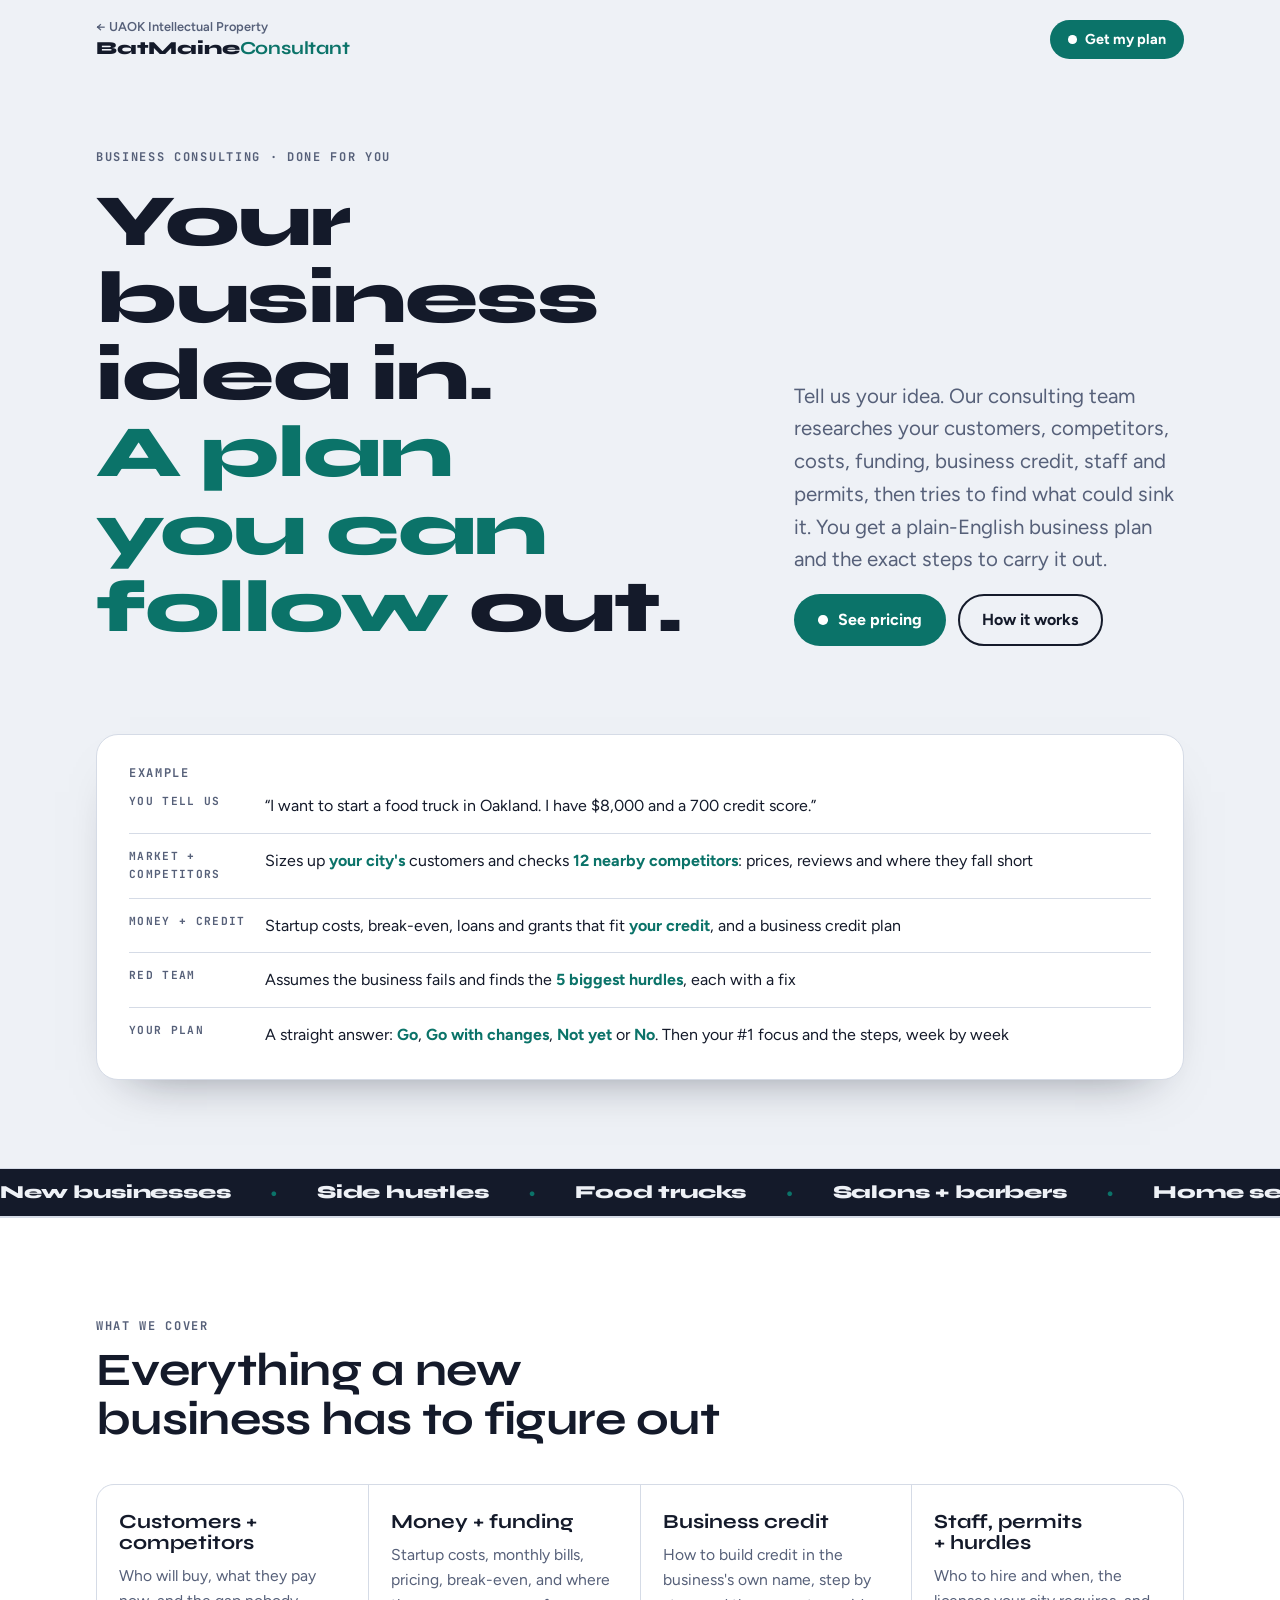
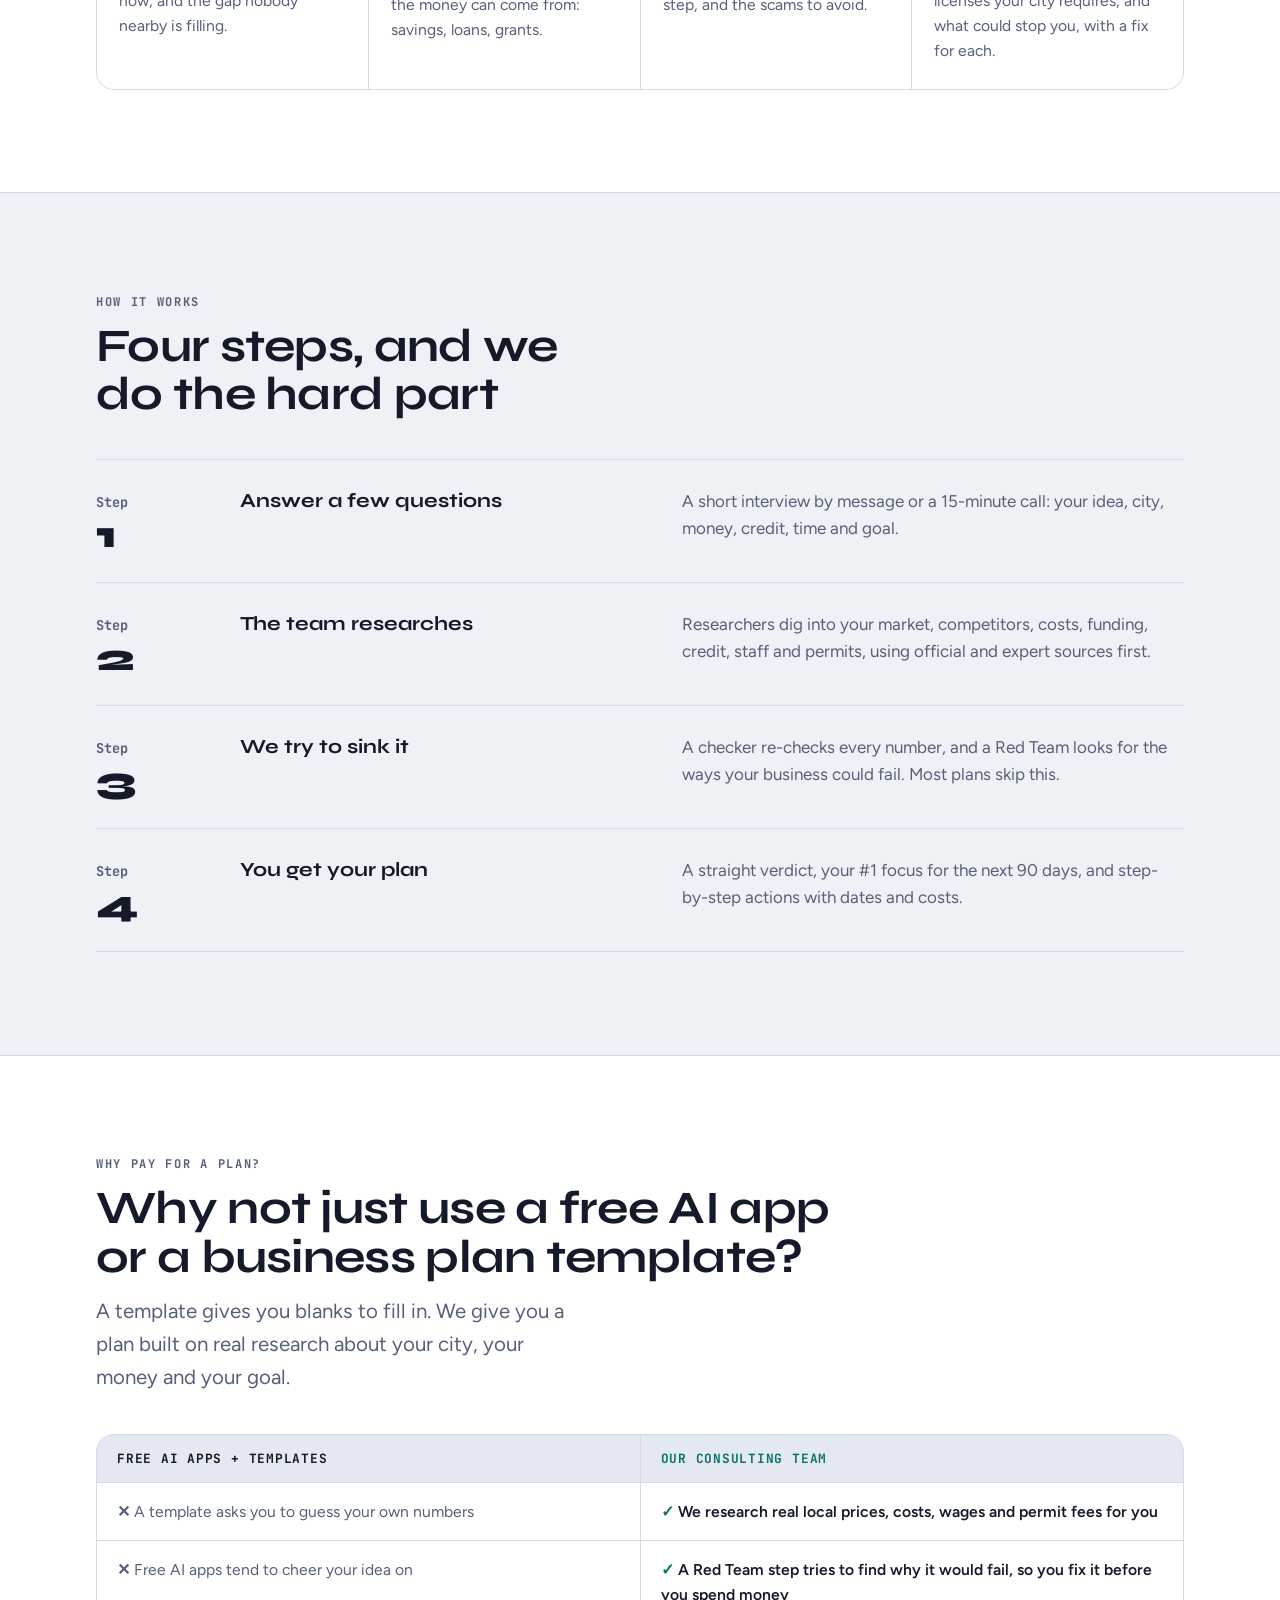
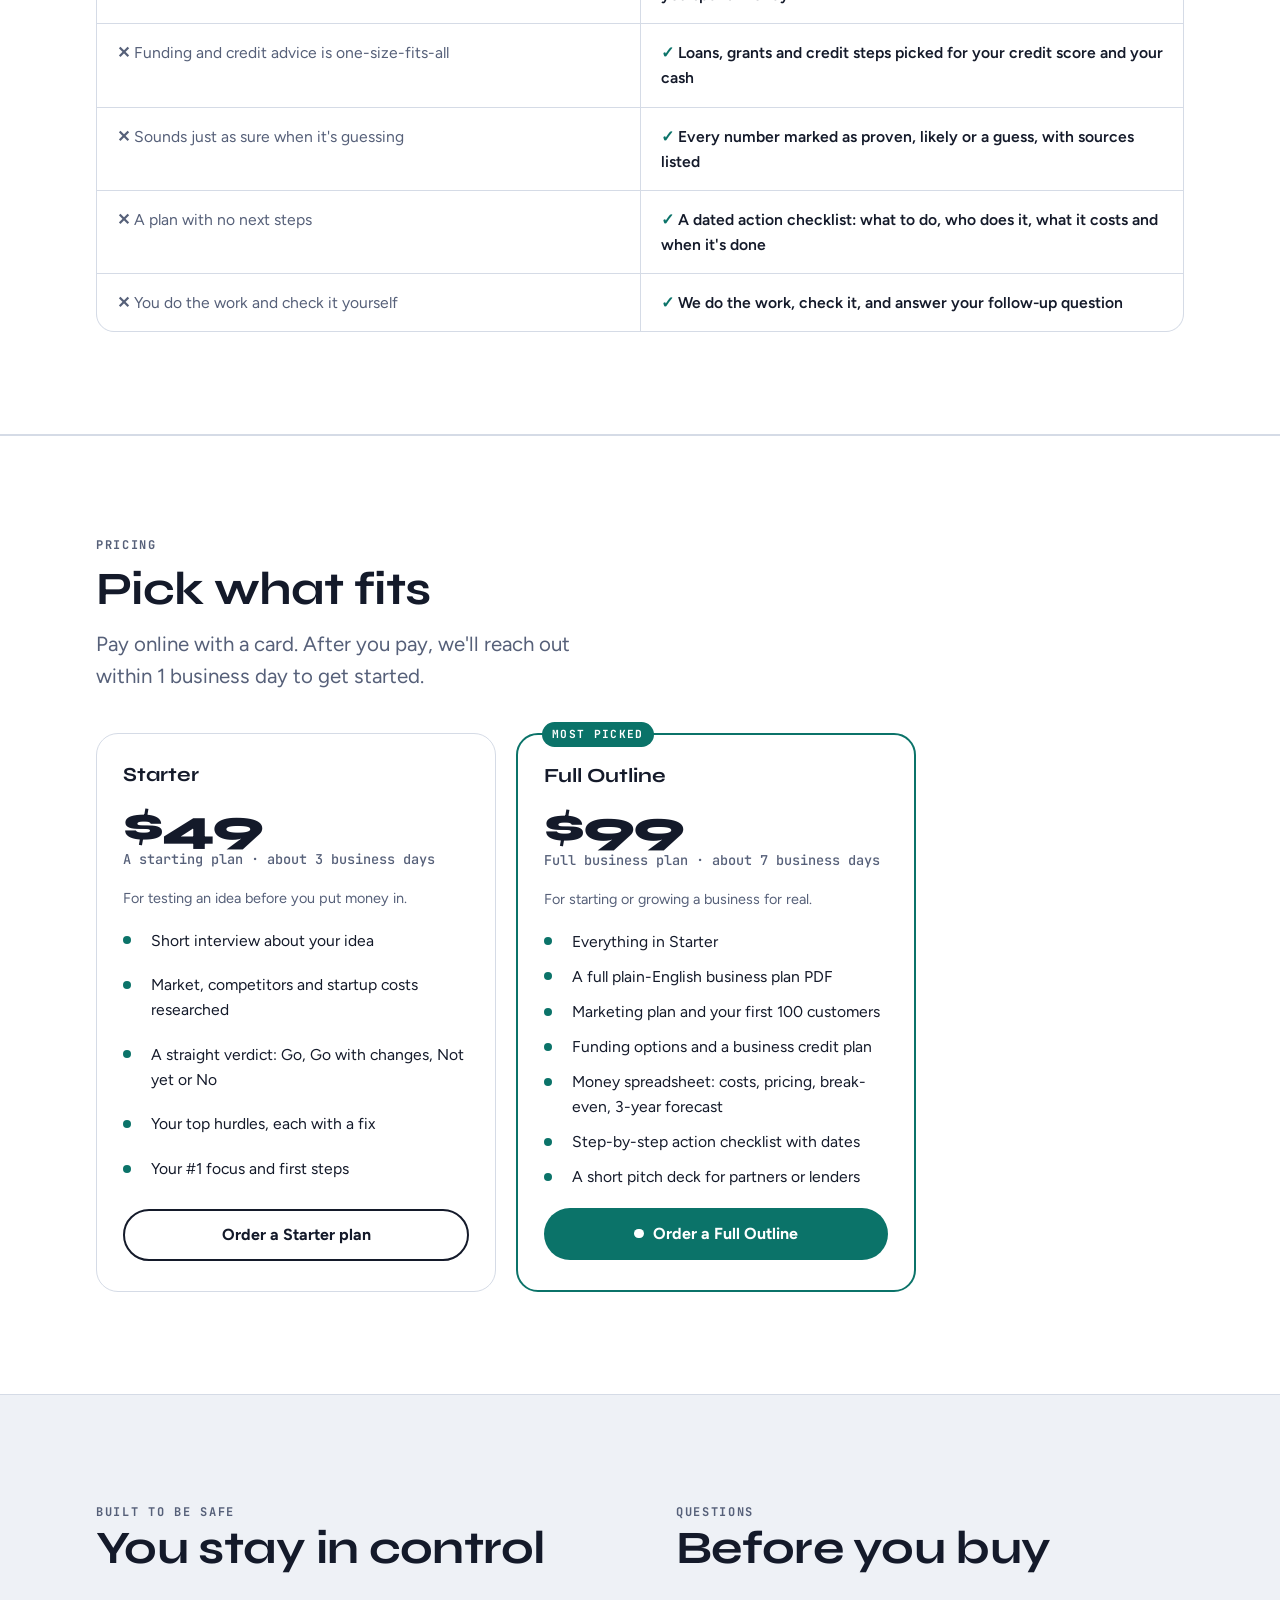
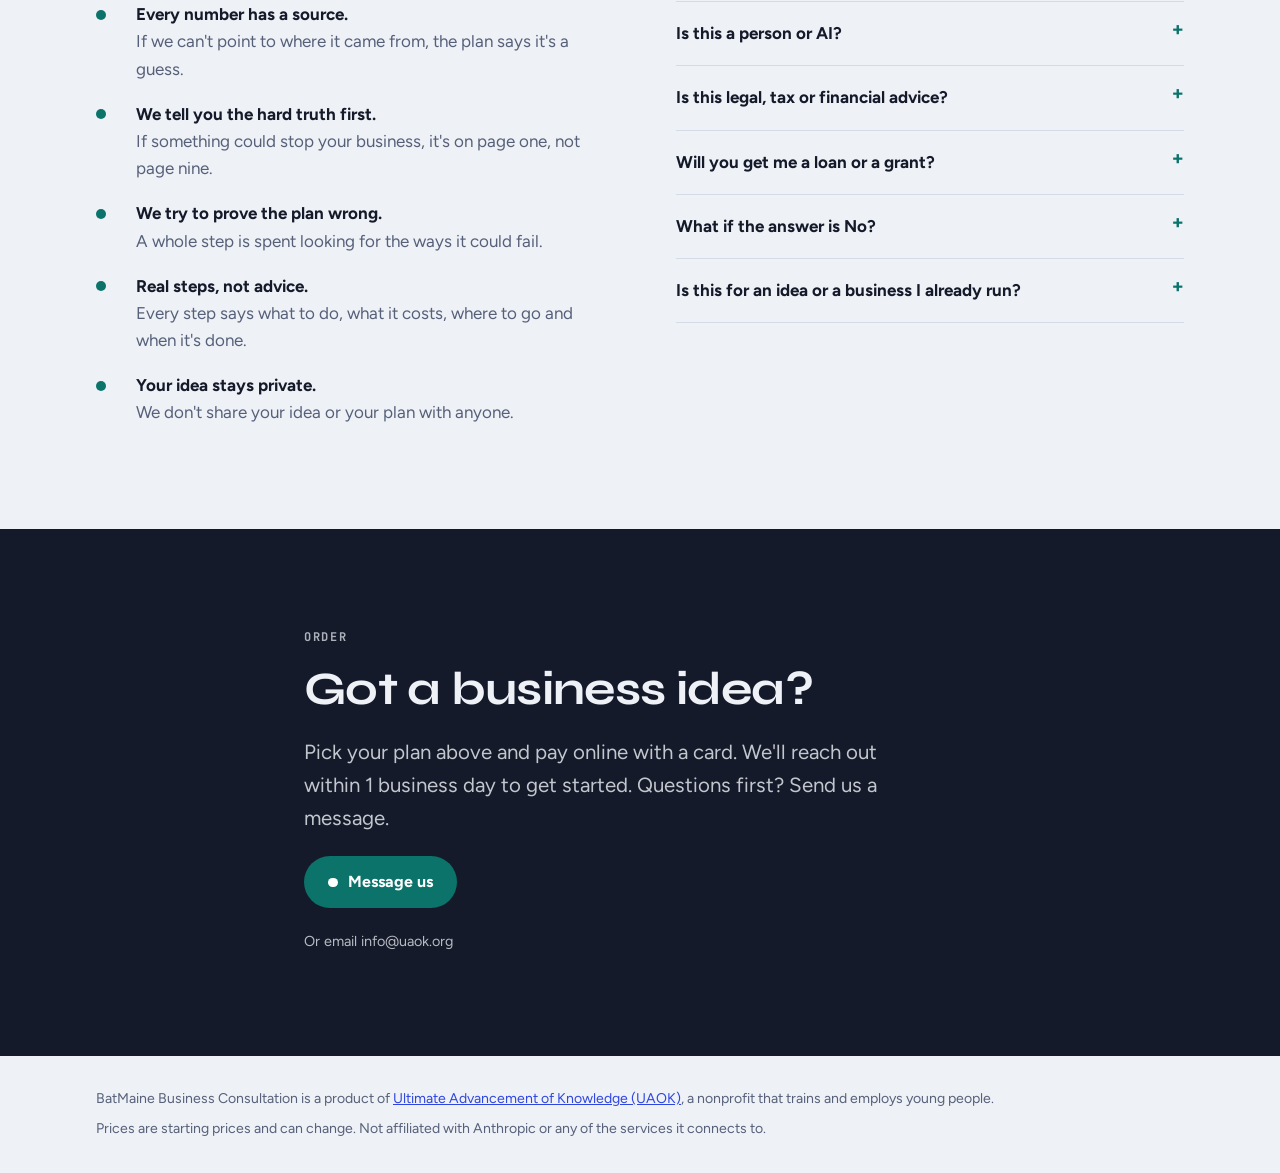
<file: consultation.html>
<!DOCTYPE html>
<html lang="en">
<head>
<meta charset="UTF-8" />
<meta name="viewport" content="width=device-width, initial-scale=1, viewport-fit=cover" />
<title>BatMaine Business Consultation — A Real Business Plan, Researched and Tested | UAOK</title>
<meta name="description" content="Tell us your business idea. Our AI consulting team researches your market, competitors, startup costs, funding, business credit, staff and permits, then tries to find what could sink it. You get a plain-English business plan with step-by-step actions. From Ultimate Advancement of Knowledge (UAOK), a nonprofit." />
<link rel="icon" type="image/png" href="favicon.png">
<link rel="apple-touch-icon" href="favicon.png">
<meta property="og:title" content="BatMaineConsultant" />
<meta property="og:description" content="Tell us your business idea. Our AI consulting team researches your market, competitors, startup costs, funding, business credit, staff and permits, then tries to find what could sink it. You get a plain-English business plan with step-by-step actions." />
<link rel="preconnect" href="https://fonts.googleapis.com">
<link rel="preconnect" href="https://fonts.gstatic.com" crossorigin>
<link rel="stylesheet" href="https://fonts.googleapis.com/css2?family=Syne:wght@600;700;800&family=Figtree:wght@400;500;600;700&family=JetBrains+Mono:wght@500;700&display=swap">
<link rel="stylesheet" href="batmaine.css">
<style>
:root{--rec:#0B7369;--rec-ink:#FFFFFF}
@media (prefers-color-scheme: dark){:root:not([data-theme="light"]){--rec:#4FD1C0;--rec-ink:#04211D}}
:root[data-theme="dark"]{--rec:#4FD1C0;--rec-ink:#04211D}
</style>
</head>
<body>

<header class="wrap top">
  <div class="brand-wrap"><a class="back" href="/#ip">← UAOK Intellectual Property</a><div class="brand">BatMaine<b>Consultant</b></div></div>
  <div style="display:flex;gap:10px;align-items:center"><a class="btn btn-rec" href="#pricing"><span class="dot"></span>Get my plan</a></div>
</header>

<main>
  <div class="wrap hero">
    <div class="left">
      <span class="label">Business consulting · Done for you</span>
      <h1>Your business idea in. <em>A plan you can follow</em> out.</h1>
    </div>
    <div class="right">
      <p class="lede">Tell us your idea. Our consulting team researches your customers, competitors, costs, funding, business credit, staff and permits, then tries to find what could sink it. You get a plain-English business plan and the exact steps to carry it out.</p>
      <div class="ctas">
        <a class="btn btn-rec" href="#pricing"><span class="dot"></span>See pricing</a>
        <a class="btn btn-ghost" href="#how">How it works</a>
      </div>
    </div>
  </div>

  <div class="wrap" style="padding-bottom:clamp(48px,7vw,88px)">
    <div class="demo">
      <span class="label">Example</span>
      <div class="row"><span class="k">You tell us</span><span class="v">“I want to start a food truck in Oakland. I have $8,000 and a 700 credit score.”</span></div>
      <div class="row"><span class="k">Market + competitors</span><span class="v">Sizes up <b>your city's</b> customers and checks <b>12 nearby competitors</b>: prices, reviews and where they fall short</span></div>
      <div class="row"><span class="k">Money + credit</span><span class="v">Startup costs, break-even, loans and grants that fit <b>your credit</b>, and a business credit plan</span></div>
      <div class="row"><span class="k">Red Team</span><span class="v">Assumes the business fails and finds the <b>5 biggest hurdles</b>, each with a fix</span></div>
      <div class="row"><span class="k">Your plan</span><span class="v">A straight answer: <b>Go</b>, <b>Go with changes</b>, <b>Not yet</b> or <b>No</b>. Then your #1 focus and the steps, week by week</span></div>
    </div>
  </div>

  <div class="ticker" aria-hidden="true"><div class="track">
    <span>New businesses</span><span>Side hustles</span><span>Food trucks</span><span>Salons + barbers</span><span>Home services</span><span>Nonprofits</span><span>Ministries</span><span>Growing a business</span>
    <span>New businesses</span><span>Side hustles</span><span>Food trucks</span><span>Salons + barbers</span><span>Home services</span><span>Nonprofits</span><span>Ministries</span><span>Growing a business</span>
  </div></div>

  <section class="band">
    <div class="wrap">
      <div class="head">
        <span class="label">What we cover</span>
        <h2>Everything a new business has to figure out</h2>
      </div>
      <div class="makes">
        <div class="make"><h3>Customers + competitors</h3><p>Who will buy, what they pay now, and the gap nobody nearby is filling.</p></div>
        <div class="make"><h3>Money + funding</h3><p>Startup costs, monthly bills, pricing, break-even, and where the money can come from: savings, loans, grants.</p></div>
        <div class="make"><h3>Business credit</h3><p>How to build credit in the business&#x27;s own name, step by step, and the scams to avoid.</p></div>
        <div class="make"><h3>Staff, permits + hurdles</h3><p>Who to hire and when, the licenses your city requires, and what could stop you, with a fix for each.</p></div>
      </div>
    </div>
  </section>

  <section id="how">
    <div class="wrap">
      <div class="head">
        <span class="label">How it works</span>
        <h2>Four steps, and we do the hard part</h2>
      </div>
      <div class="steps">
        <div class="step"><div class="n">Step<b>1</b></div><h3>Answer a few questions</h3><p>A short interview by message or a 15-minute call: your idea, city, money, credit, time and goal.</p></div>
        <div class="step"><div class="n">Step<b>2</b></div><h3>The team researches</h3><p>Researchers dig into your market, competitors, costs, funding, credit, staff and permits, using official and expert sources first.</p></div>
        <div class="step"><div class="n">Step<b>3</b></div><h3>We try to sink it</h3><p>A checker re-checks every number, and a Red Team looks for the ways your business could fail. Most plans skip this.</p></div>
        <div class="step"><div class="n">Step<b>4</b></div><h3>You get your plan</h3><p>A straight verdict, your #1 focus for the next 90 days, and step-by-step actions with dates and costs.</p></div>
      </div>
    </div>
  </section>

  <section class="band" id="compare">
    <div class="wrap">
      <div class="head">
        <span class="label">Why pay for a plan?</span>
        <h2>Why not just use a free AI app or a business plan template?</h2>
        <p class="lede">A template gives you blanks to fill in. We give you a plan built on real research about your city, your money and your goal.</p>
      </div>
      <div class="compare" role="table" aria-label="Free AI apps + templates compared with Our consulting team">
        <div class="c-row c-head" role="row"><div role="columnheader">Free AI apps + templates</div><div role="columnheader">Our consulting team</div></div>
        <div class="c-row" role="row"><div class="c-free" role="cell">A template asks you to guess your own numbers</div><div class="c-us" role="cell">We research real local prices, costs, wages and permit fees for you</div></div>
        <div class="c-row" role="row"><div class="c-free" role="cell">Free AI apps tend to cheer your idea on</div><div class="c-us" role="cell">A Red Team step tries to find why it would fail, so you fix it before you spend money</div></div>
        <div class="c-row" role="row"><div class="c-free" role="cell">Funding and credit advice is one-size-fits-all</div><div class="c-us" role="cell">Loans, grants and credit steps picked for your credit score and your cash</div></div>
        <div class="c-row" role="row"><div class="c-free" role="cell">Sounds just as sure when it&#x27;s guessing</div><div class="c-us" role="cell">Every number marked as proven, likely or a guess, with sources listed</div></div>
        <div class="c-row" role="row"><div class="c-free" role="cell">A plan with no next steps</div><div class="c-us" role="cell">A dated action checklist: what to do, who does it, what it costs and when it&#x27;s done</div></div>
        <div class="c-row" role="row"><div class="c-free" role="cell">You do the work and check it yourself</div><div class="c-us" role="cell">We do the work, check it, and answer your follow-up question</div></div>
      </div>
    </div>
  </section>

  <section class="band" id="pricing">
    <div class="wrap">
      <div class="head">
        <span class="label">Pricing</span>
        <h2>Pick what fits</h2>
        <p class="lede">Pay online with a card. After you pay, we'll reach out within 1 business day to get started.</p>
      </div>
      <div class="tiers two-up">
        <div class="tier">
          <h3>Starter</h3>
          <div><div class="price">$49</div><div class="was">A starting plan · about 3 business days</div></div>
          <p class="fine">For testing an idea before you put money in.</p>
          <ul>
            <li>Short interview about your idea</li>
            <li>Market, competitors and startup costs researched</li>
            <li>A straight verdict: Go, Go with changes, Not yet or No</li>
            <li>Your top hurdles, each with a fix</li>
            <li>Your #1 focus and first steps</li>
          </ul>
          <a class="btn btn-ghost" href="https://buy.stripe.com/9B68wP7t670ZfpW4Vq1440t">Order a Starter plan</a>
        </div>
        <div class="tier pick">
          <span class="tag">MOST PICKED</span>
          <h3>Full Outline</h3>
          <div><div class="price">$99</div><div class="was">Full business plan · about 7 business days</div></div>
          <p class="fine">For starting or growing a business for real.</p>
          <ul>
            <li>Everything in Starter</li>
            <li>A full plain-English business plan PDF</li>
            <li>Marketing plan and your first 100 customers</li>
            <li>Funding options and a business credit plan</li>
            <li>Money spreadsheet: costs, pricing, break-even, 3-year forecast</li>
            <li>Step-by-step action checklist with dates</li>
            <li>A short pitch deck for partners or lenders</li>
          </ul>
          <a class="btn btn-rec" href="https://buy.stripe.com/dRm28raFi2KJ2Da87C1440u"><span class="dot"></span>Order a Full Outline</a>
        </div>
      </div>
    </div>
  </section>

  <section>
    <div class="wrap two">
      <div>
        <span class="label">Built to be safe</span>
        <h2>You stay in control</h2>
        <div class="rules">
          <div class="rule"><span class="dot"></span><p><strong>Every number has a source.</strong>If we can&#x27;t point to where it came from, the plan says it&#x27;s a guess.</p></div>
          <div class="rule"><span class="dot"></span><p><strong>We tell you the hard truth first.</strong>If something could stop your business, it&#x27;s on page one, not page nine.</p></div>
          <div class="rule"><span class="dot"></span><p><strong>We try to prove the plan wrong.</strong>A whole step is spent looking for the ways it could fail.</p></div>
          <div class="rule"><span class="dot"></span><p><strong>Real steps, not advice.</strong>Every step says what to do, what it costs, where to go and when it&#x27;s done.</p></div>
          <div class="rule"><span class="dot"></span><p><strong>Your idea stays private.</strong>We don&#x27;t share your idea or your plan with anyone.</p></div>
        </div>
      </div>
      <div>
        <span class="label">Questions</span>
        <h2>Before you buy</h2>
        <div style="margin-top:28px">
          <details><summary>Is this a person or AI?</summary><p>It&#x27;s an AI consulting team run with Claude, set up and checked by UAOK before it reaches you.</p></details>
          <details><summary>Is this legal, tax or financial advice?</summary><p>No. It&#x27;s research and a plan to help you decide. Before you sign a loan or a lease, take it to a CPA or a business attorney. The plan lists free local help.</p></details>
          <details><summary>Will you get me a loan or a grant?</summary><p>No, we&#x27;re not a lender. The plan shows which loans and grants fit your credit and cash, and how to apply. We never charge a fee to find you money.</p></details>
          <details><summary>What if the answer is No?</summary><p>Then the plan says so, explains why, and suggests a nearby idea that could work instead. Better to know before you spend.</p></details>
          <details><summary>Is this for an idea or a business I already run?</summary><p>Both. For a running business, the plan focuses on growth: more customers, better prices, funding and hiring.</p></details>
        </div>
      </div>
    </div>
  </section>

  <section class="order" id="order">
    <div class="wrap inner">
      <span class="label">Order</span>
      <h2>Got a business idea?</h2>
      <p class="lede">Pick your plan above and pay online with a card. We'll reach out within 1 business day to get started. Questions first? Send us a message.</p>
      <div class="ctas"><a class="btn btn-rec" href="/?topic=consultation#contact"><span class="dot"></span>Message us</a></div>
      <p class="fine" style="color:var(--bg);opacity:.75">Or email info@uaok.org</p>
    </div>
  </section>
</main>

<footer>
  <div class="wrap">
    <p>BatMaine Business Consultation is a product of <a href="/">Ultimate Advancement of Knowledge (UAOK)</a>, a nonprofit that trains and employs young people.</p>
    <p>Prices are starting prices and can change. Not affiliated with Anthropic or any of the services it connects to.</p>
  </div>
</footer>
</body>
</html>
</file>
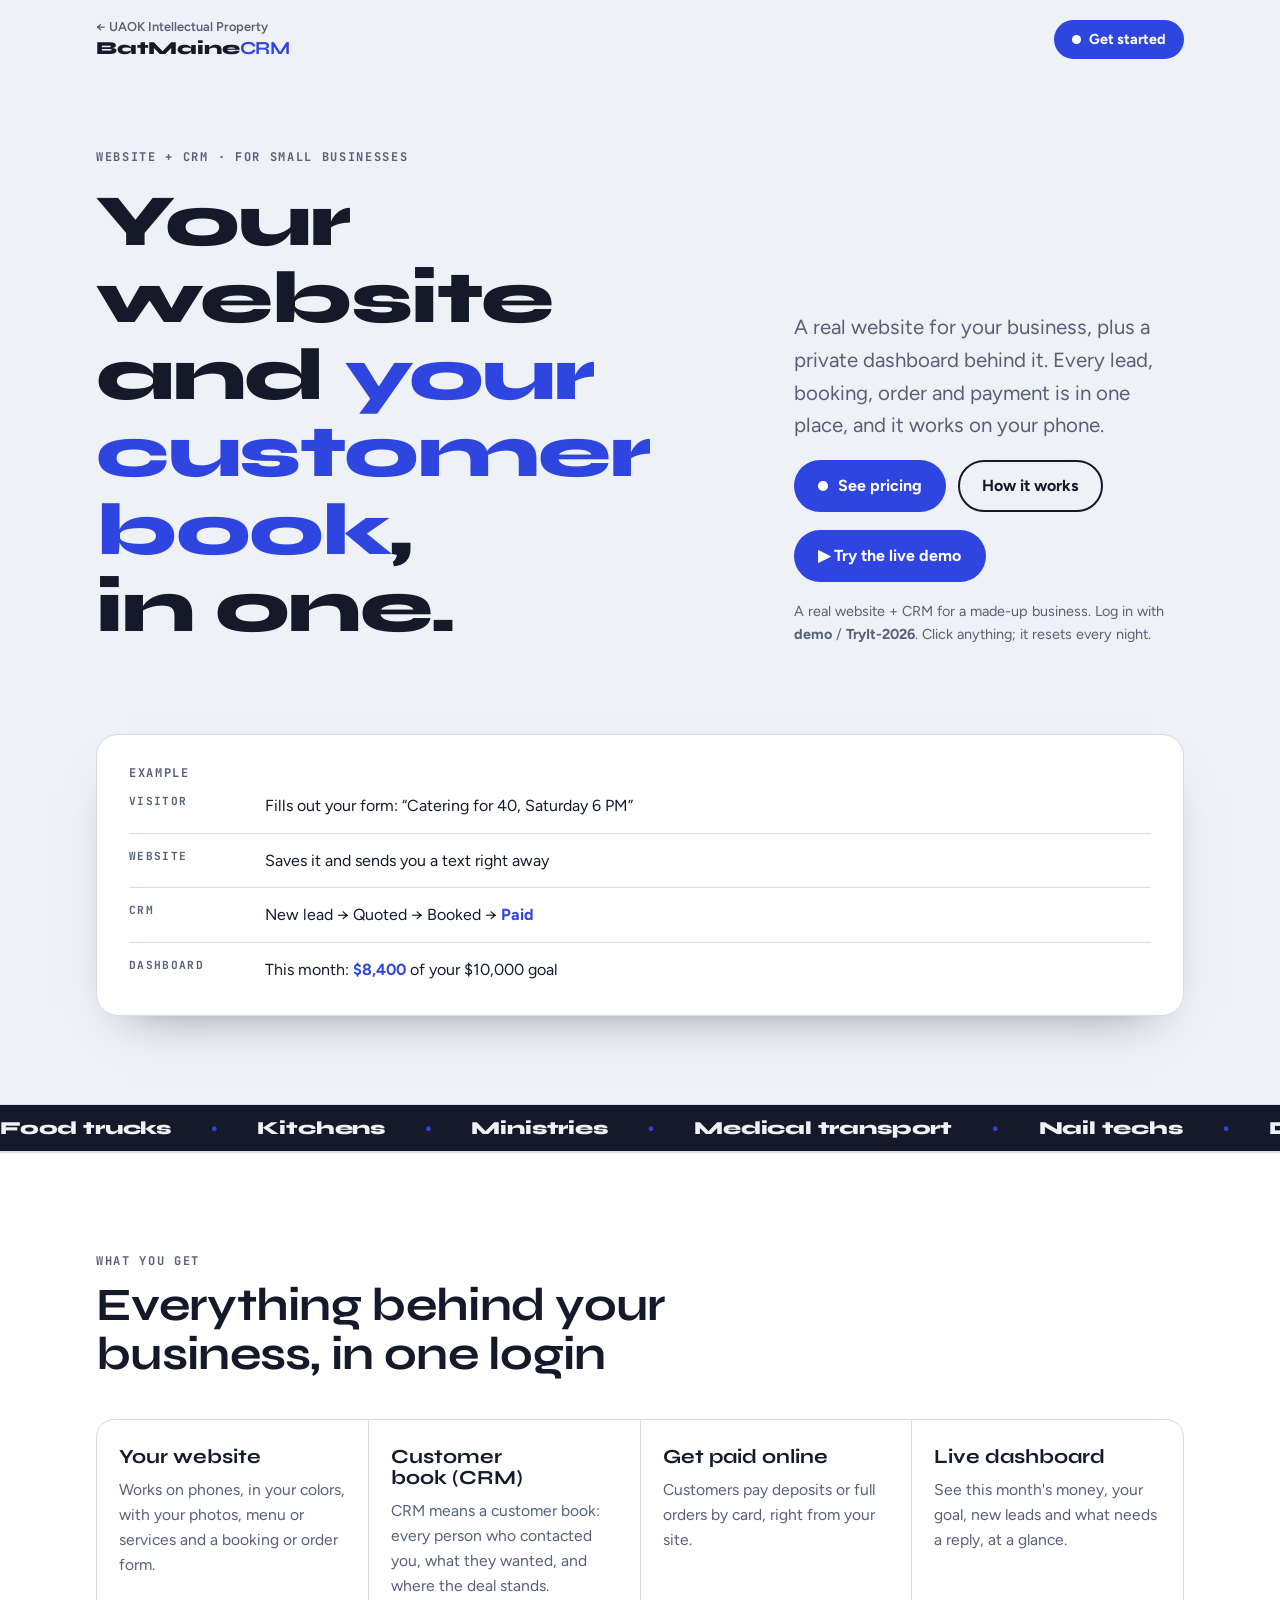
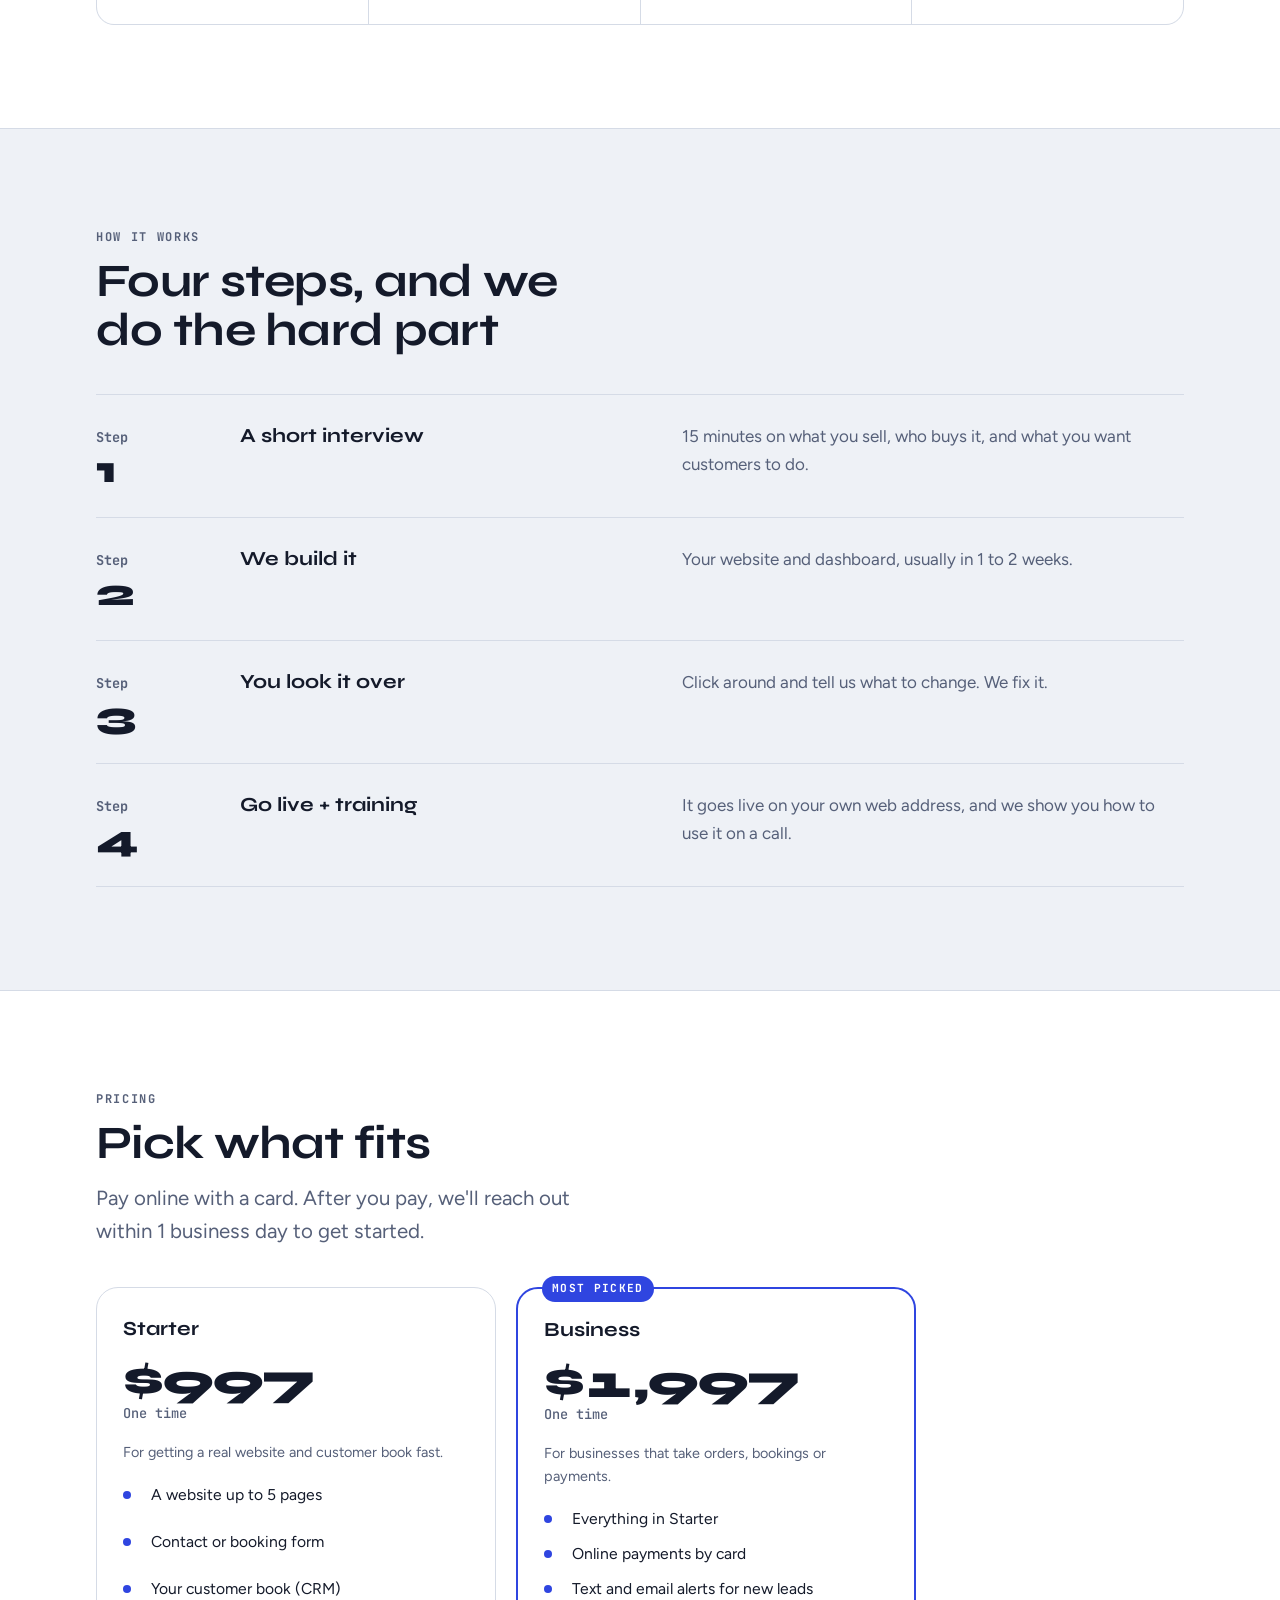
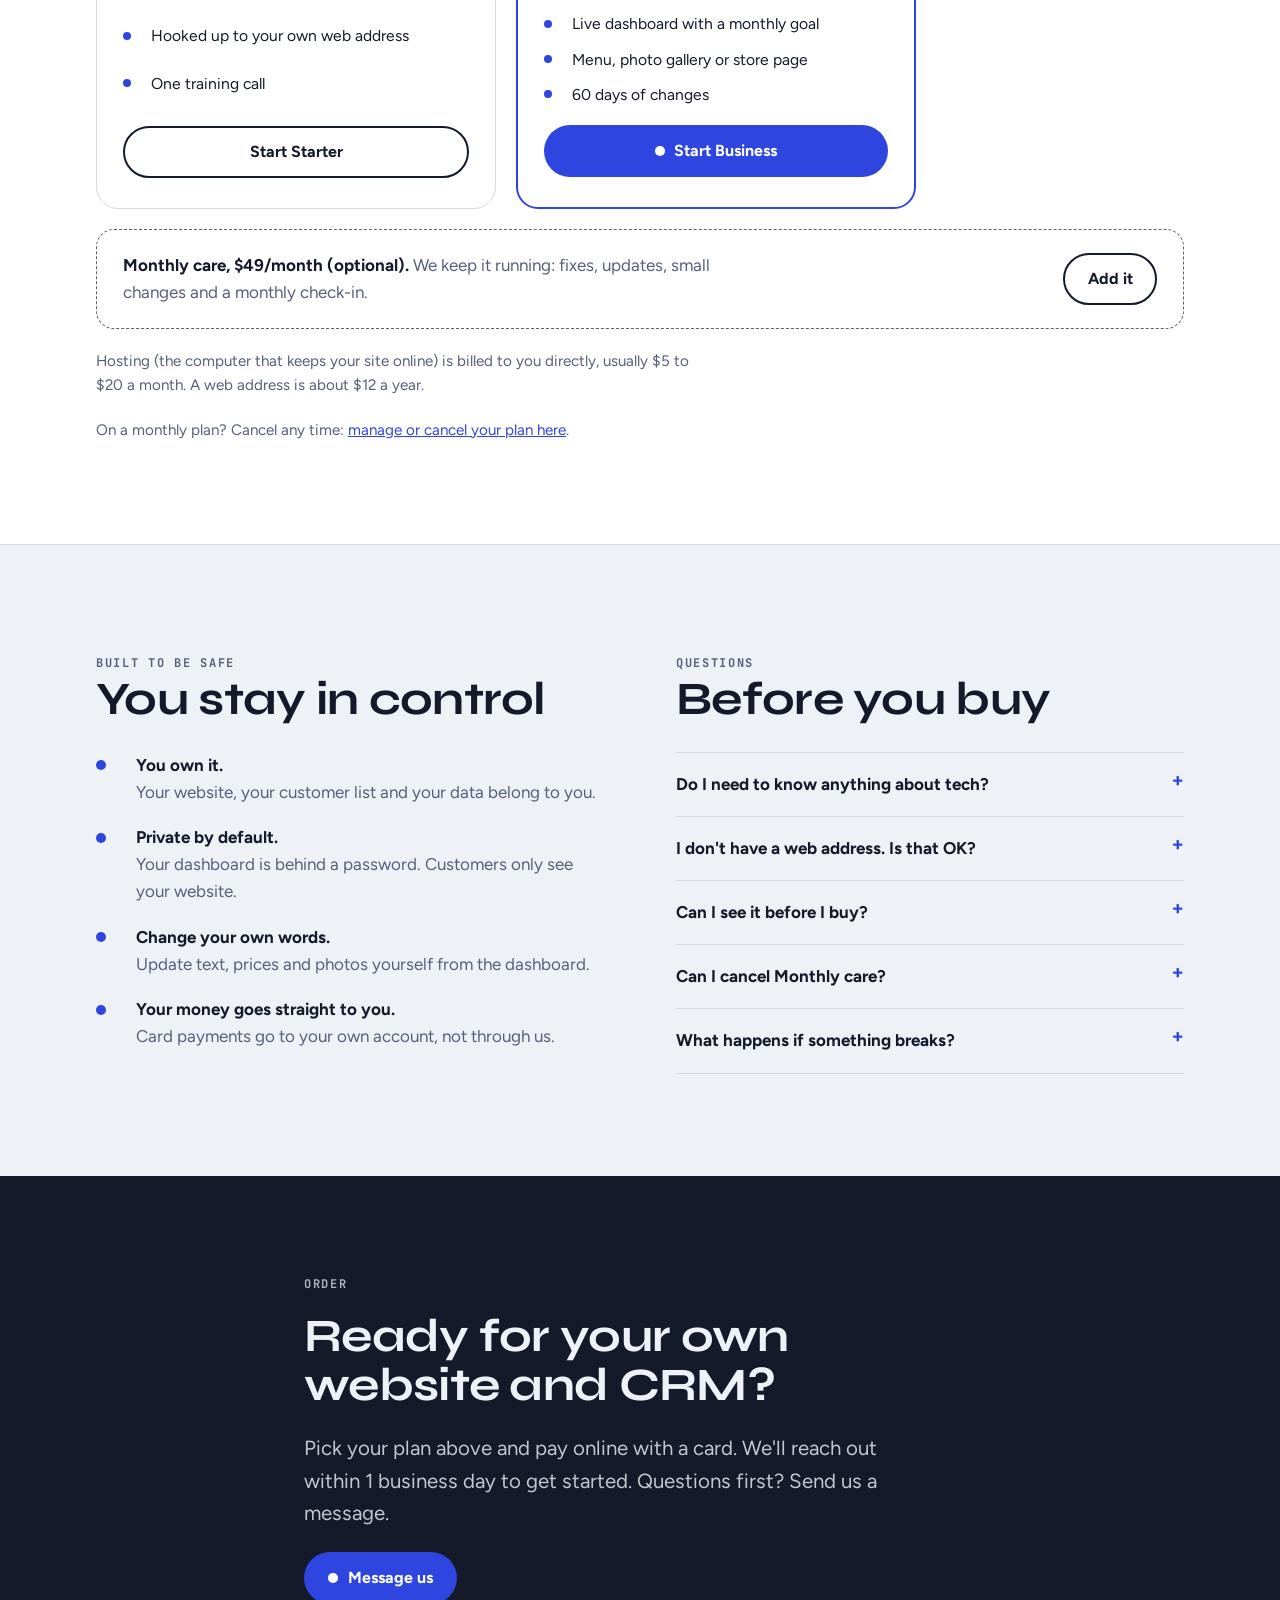
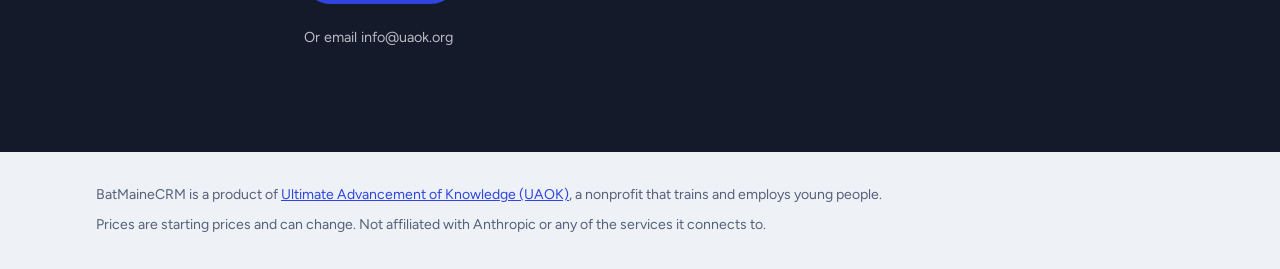
<file: crm.html>
<!DOCTYPE html>
<html lang="en">
<head>
<meta charset="UTF-8" />
<meta name="viewport" content="width=device-width, initial-scale=1, viewport-fit=cover" />
<title>BatMaineCRM — Your Business Website and Customer Book in One | UAOK</title>
<meta name="description" content="A real website for your business plus a private dashboard: every lead, booking, order and payment in one place, on your phone. From Ultimate Advancement of Knowledge (UAOK), a nonprofit." />
<link rel="icon" type="image/png" href="favicon.png">
<link rel="apple-touch-icon" href="favicon.png">
<meta property="og:title" content="BatMaineCRM" />
<meta property="og:description" content="A real website for your business plus a private dashboard: every lead, booking, order and payment in one place, on your phone." />
<link rel="preconnect" href="https://fonts.googleapis.com">
<link rel="preconnect" href="https://fonts.gstatic.com" crossorigin>
<link rel="stylesheet" href="https://fonts.googleapis.com/css2?family=Syne:wght@600;700;800&family=Figtree:wght@400;500;600;700&family=JetBrains+Mono:wght@500;700&display=swap">
<link rel="stylesheet" href="batmaine.css">
<style>
:root{--rec:#2F45E0;--rec-ink:#FFFFFF}
@media (prefers-color-scheme: dark){:root:not([data-theme="light"]){--rec:#8FA0FF;--rec-ink:#0A0F33}}
:root[data-theme="dark"]{--rec:#8FA0FF;--rec-ink:#0A0F33}
</style>
</head>
<body>

<header class="wrap top">
  <div class="brand-wrap"><a class="back" href="/#ip">← UAOK Intellectual Property</a><div class="brand">BatMaine<b>CRM</b></div></div>
  <div style="display:flex;gap:10px;align-items:center"><a class="btn btn-rec" href="#pricing"><span class="dot"></span>Get started</a></div>
</header>

<main>
  <div class="wrap hero">
    <div class="left">
      <span class="label">Website + CRM · For small businesses</span>
      <h1>Your website and <em>your customer book</em>, in one.</h1>
    </div>
    <div class="right">
      <p class="lede">A real website for your business, plus a private dashboard behind it. Every lead, booking, order and payment is in one place, and it works on your phone.</p>
      <div class="ctas">
        <a class="btn btn-rec" href="#pricing"><span class="dot"></span>See pricing</a>
        <a class="btn btn-ghost" href="#how">How it works</a>
      </div>
      <a class="btn btn-rec btn-blink" href="https://web-production-9e4b9.up.railway.app/admin/login" target="_blank" rel="noopener">▶ Try the live demo</a>
      <p class="fine">A real website + CRM for a made-up business. Log in with <b>demo</b> / <b>TryIt-2026</b>. Click anything; it resets every night.</p>
    </div>
  </div>

  <div class="wrap" style="padding-bottom:clamp(48px,7vw,88px)">
    <div class="demo">
      <span class="label">Example</span>
      <div class="row"><span class="k">Visitor</span><span class="v">Fills out your form: “Catering for 40, Saturday 6 PM”</span></div>
      <div class="row"><span class="k">Website</span><span class="v">Saves it and sends you a text right away</span></div>
      <div class="row"><span class="k">CRM</span><span class="v">New lead → Quoted → Booked → <b>Paid</b></span></div>
      <div class="row"><span class="k">Dashboard</span><span class="v">This month: <b>$8,400</b> of your $10,000 goal</span></div>
    </div>
  </div>

  <div class="ticker" aria-hidden="true"><div class="track">
    <span>Food trucks</span><span>Kitchens</span><span>Ministries</span><span>Medical transport</span><span>Nail techs</span><span>DJs</span><span>Event planners</span><span>Contractors</span>
    <span>Food trucks</span><span>Kitchens</span><span>Ministries</span><span>Medical transport</span><span>Nail techs</span><span>DJs</span><span>Event planners</span><span>Contractors</span>
  </div></div>

  <section class="band">
    <div class="wrap">
      <div class="head">
        <span class="label">What you get</span>
        <h2>Everything behind your business, in one login</h2>
      </div>
      <div class="makes">
        <div class="make"><h3>Your website</h3><p>Works on phones, in your colors, with your photos, menu or services and a booking or order form.</p></div>
        <div class="make"><h3>Customer book (CRM)</h3><p>CRM means a customer book: every person who contacted you, what they wanted, and where the deal stands.</p></div>
        <div class="make"><h3>Get paid online</h3><p>Customers pay deposits or full orders by card, right from your site.</p></div>
        <div class="make"><h3>Live dashboard</h3><p>See this month&#x27;s money, your goal, new leads and what needs a reply, at a glance.</p></div>
      </div>
    </div>
  </section>

  <section id="how">
    <div class="wrap">
      <div class="head">
        <span class="label">How it works</span>
        <h2>Four steps, and we do the hard part</h2>
      </div>
      <div class="steps">
        <div class="step"><div class="n">Step<b>1</b></div><h3>A short interview</h3><p>15 minutes on what you sell, who buys it, and what you want customers to do.</p></div>
        <div class="step"><div class="n">Step<b>2</b></div><h3>We build it</h3><p>Your website and dashboard, usually in 1 to 2 weeks.</p></div>
        <div class="step"><div class="n">Step<b>3</b></div><h3>You look it over</h3><p>Click around and tell us what to change. We fix it.</p></div>
        <div class="step"><div class="n">Step<b>4</b></div><h3>Go live + training</h3><p>It goes live on your own web address, and we show you how to use it on a call.</p></div>
      </div>
    </div>
  </section>

  <section class="band" id="pricing">
    <div class="wrap">
      <div class="head">
        <span class="label">Pricing</span>
        <h2>Pick what fits</h2>
        <p class="lede">Pay online with a card. After you pay, we'll reach out within 1 business day to get started.</p>
      </div>
      <div class="tiers two-up">
        <div class="tier">
          <h3>Starter</h3>
          <div><div class="price">$997</div><div class="was">One time</div></div>
          <p class="fine">For getting a real website and customer book fast.</p>
          <ul>
            <li>A website up to 5 pages</li>
            <li>Contact or booking form</li>
            <li>Your customer book (CRM)</li>
            <li>Hooked up to your own web address</li>
            <li>One training call</li>
          </ul>
          <a class="btn btn-ghost" href="https://buy.stripe.com/4gM00j00EfxvfpW9bG1440d">Start Starter</a>
        </div>
        <div class="tier pick">
          <span class="tag">MOST PICKED</span>
          <h3>Business</h3>
          <div><div class="price">$1,997</div><div class="was">One time</div></div>
          <p class="fine">For businesses that take orders, bookings or payments.</p>
          <ul>
            <li>Everything in Starter</li>
            <li>Online payments by card</li>
            <li>Text and email alerts for new leads</li>
            <li>Live dashboard with a monthly goal</li>
            <li>Menu, photo gallery or store page</li>
            <li>60 days of changes</li>
          </ul>
          <a class="btn btn-rec" href="https://buy.stripe.com/aFa4gzcNq1GF5Pm2Ni1440e"><span class="dot"></span>Start Business</a>
        </div>
      </div>
      <div class="addon">
        <p><strong>Monthly care, $49/month (optional).</strong> We keep it running: fixes, updates, small changes and a monthly check-in.</p>
        <a class="btn btn-ghost" href="https://buy.stripe.com/aFa7sLaFigBz91y3Rm1440f">Add it</a>
      </div>
      <p class="note">Hosting (the computer that keeps your site online) is billed to you directly, usually $5 to $20 a month. A web address is about $12 a year.</p>
      <p class="note">On a monthly plan? Cancel any time: <a href="https://billing.stripe.com/p/login/6oUfZh00E4SR5Pmew014400">manage or cancel your plan here</a>.</p>
    </div>
  </section>

  <section>
    <div class="wrap two">
      <div>
        <span class="label">Built to be safe</span>
        <h2>You stay in control</h2>
        <div class="rules">
          <div class="rule"><span class="dot"></span><p><strong>You own it.</strong>Your website, your customer list and your data belong to you.</p></div>
          <div class="rule"><span class="dot"></span><p><strong>Private by default.</strong>Your dashboard is behind a password. Customers only see your website.</p></div>
          <div class="rule"><span class="dot"></span><p><strong>Change your own words.</strong>Update text, prices and photos yourself from the dashboard.</p></div>
          <div class="rule"><span class="dot"></span><p><strong>Your money goes straight to you.</strong>Card payments go to your own account, not through us.</p></div>
        </div>
      </div>
      <div>
        <span class="label">Questions</span>
        <h2>Before you buy</h2>
        <div style="margin-top:28px">
          <details><summary>Do I need to know anything about tech?</summary><p>No. We set it all up and show you how to use it on a call.</p></details>
          <details><summary>I don&#x27;t have a web address. Is that OK?</summary><p>Yes. We help you pick and buy one. It costs about $12 a year.</p></details>
          <details><summary>Can I see it before I buy?</summary><p>Yes. Try the live demo at the top of this page: a sample website and the CRM behind it, filled with made-up customers. Send a message on the sample site and watch it show up in the CRM.</p></details>
          <details><summary>Can I cancel Monthly care?</summary><p>Yes, any time. Use the &quot;manage or cancel your plan&quot; link on this page and enter the email you paid with. Your website and CRM are still yours and keep running. You won&#x27;t be charged again.</p></details>
          <details><summary>What happens if something breaks?</summary><p>With Monthly care, we fix it. Without it, we fix it at our hourly rate.</p></details>
        </div>
      </div>
    </div>
  </section>

  <section class="order" id="order">
    <div class="wrap inner">
      <span class="label">Order</span>
      <h2>Ready for your own website and CRM?</h2>
      <p class="lede">Pick your plan above and pay online with a card. We'll reach out within 1 business day to get started. Questions first? Send us a message.</p>
      <div class="ctas"><a class="btn btn-rec" href="/?topic=crm#contact"><span class="dot"></span>Message us</a></div>
      <p class="fine" style="color:var(--bg);opacity:.75">Or email info@uaok.org</p>
    </div>
  </section>
</main>

<footer>
  <div class="wrap">
    <p>BatMaineCRM is a product of <a href="/">Ultimate Advancement of Knowledge (UAOK)</a>, a nonprofit that trains and employs young people.</p>
    <p>Prices are starting prices and can change. Not affiliated with Anthropic or any of the services it connects to.</p>
  </div>
</footer>
</body>
</html>
</file>
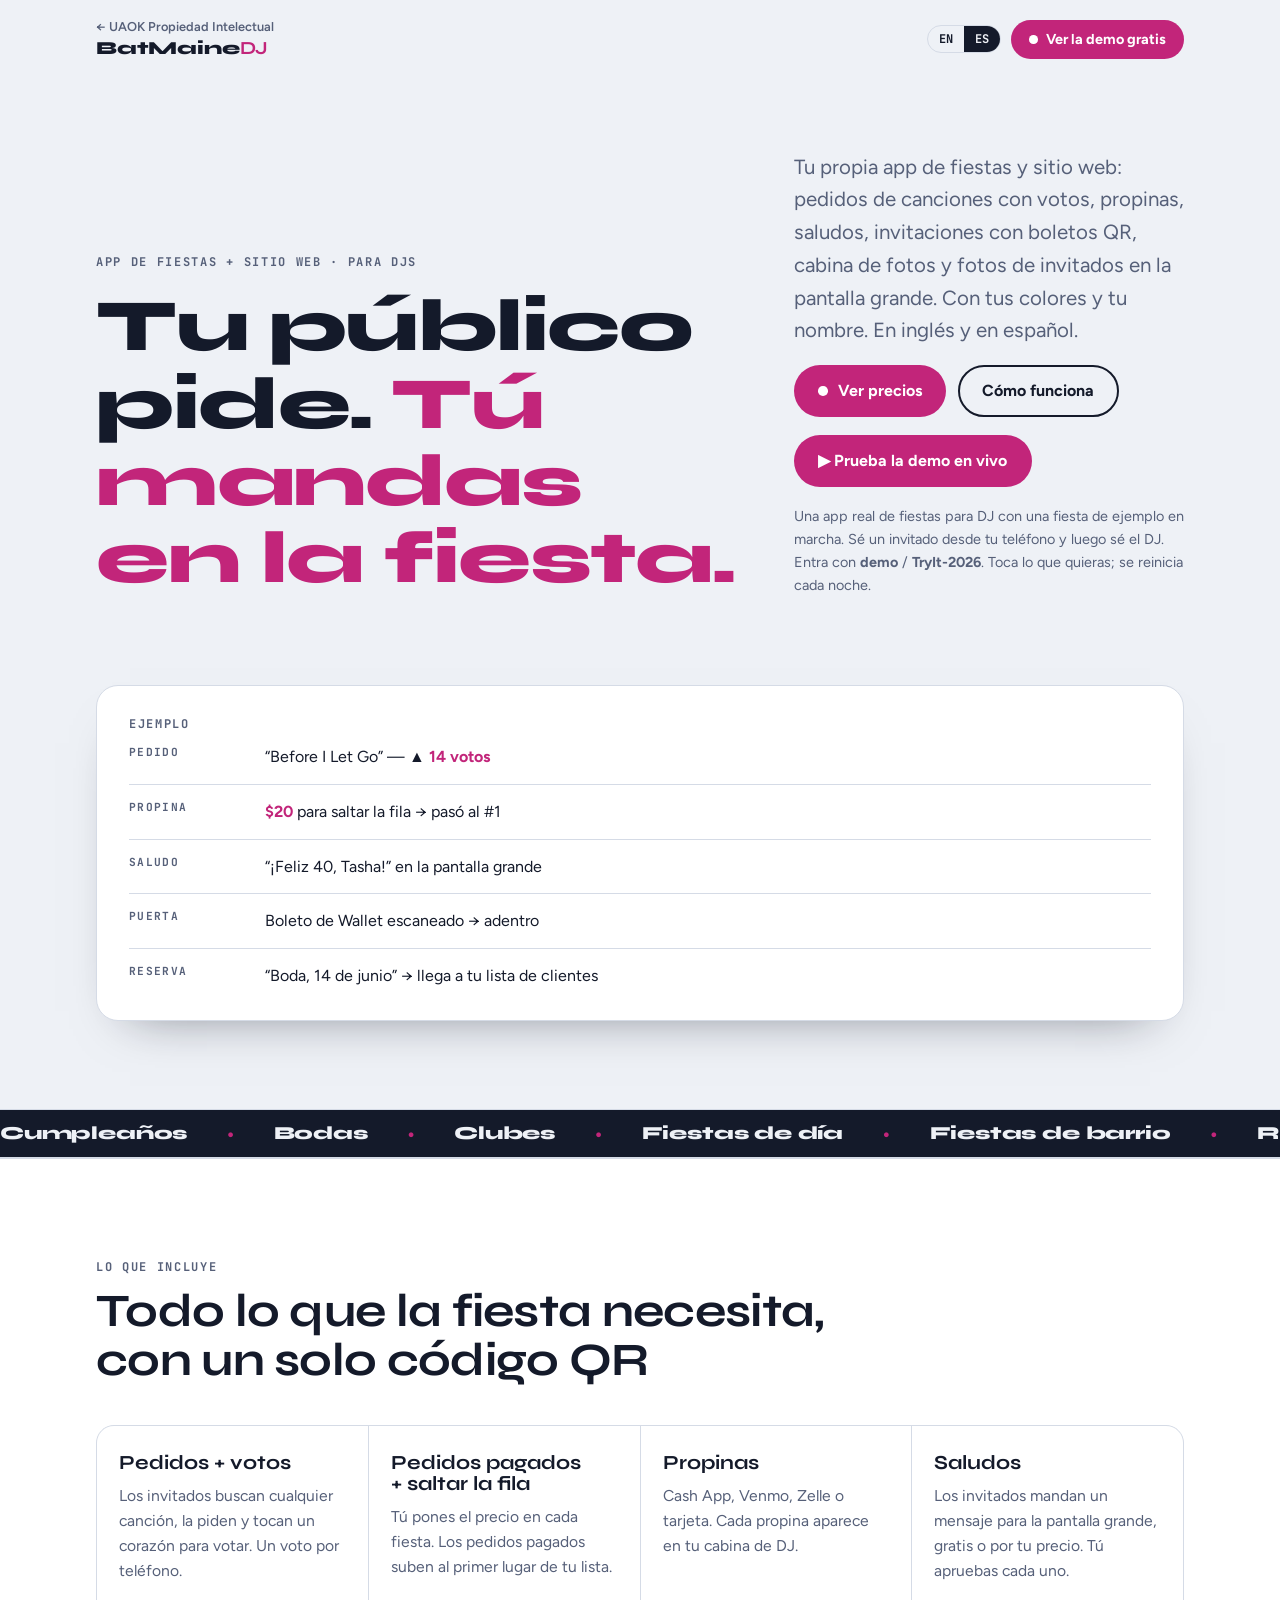
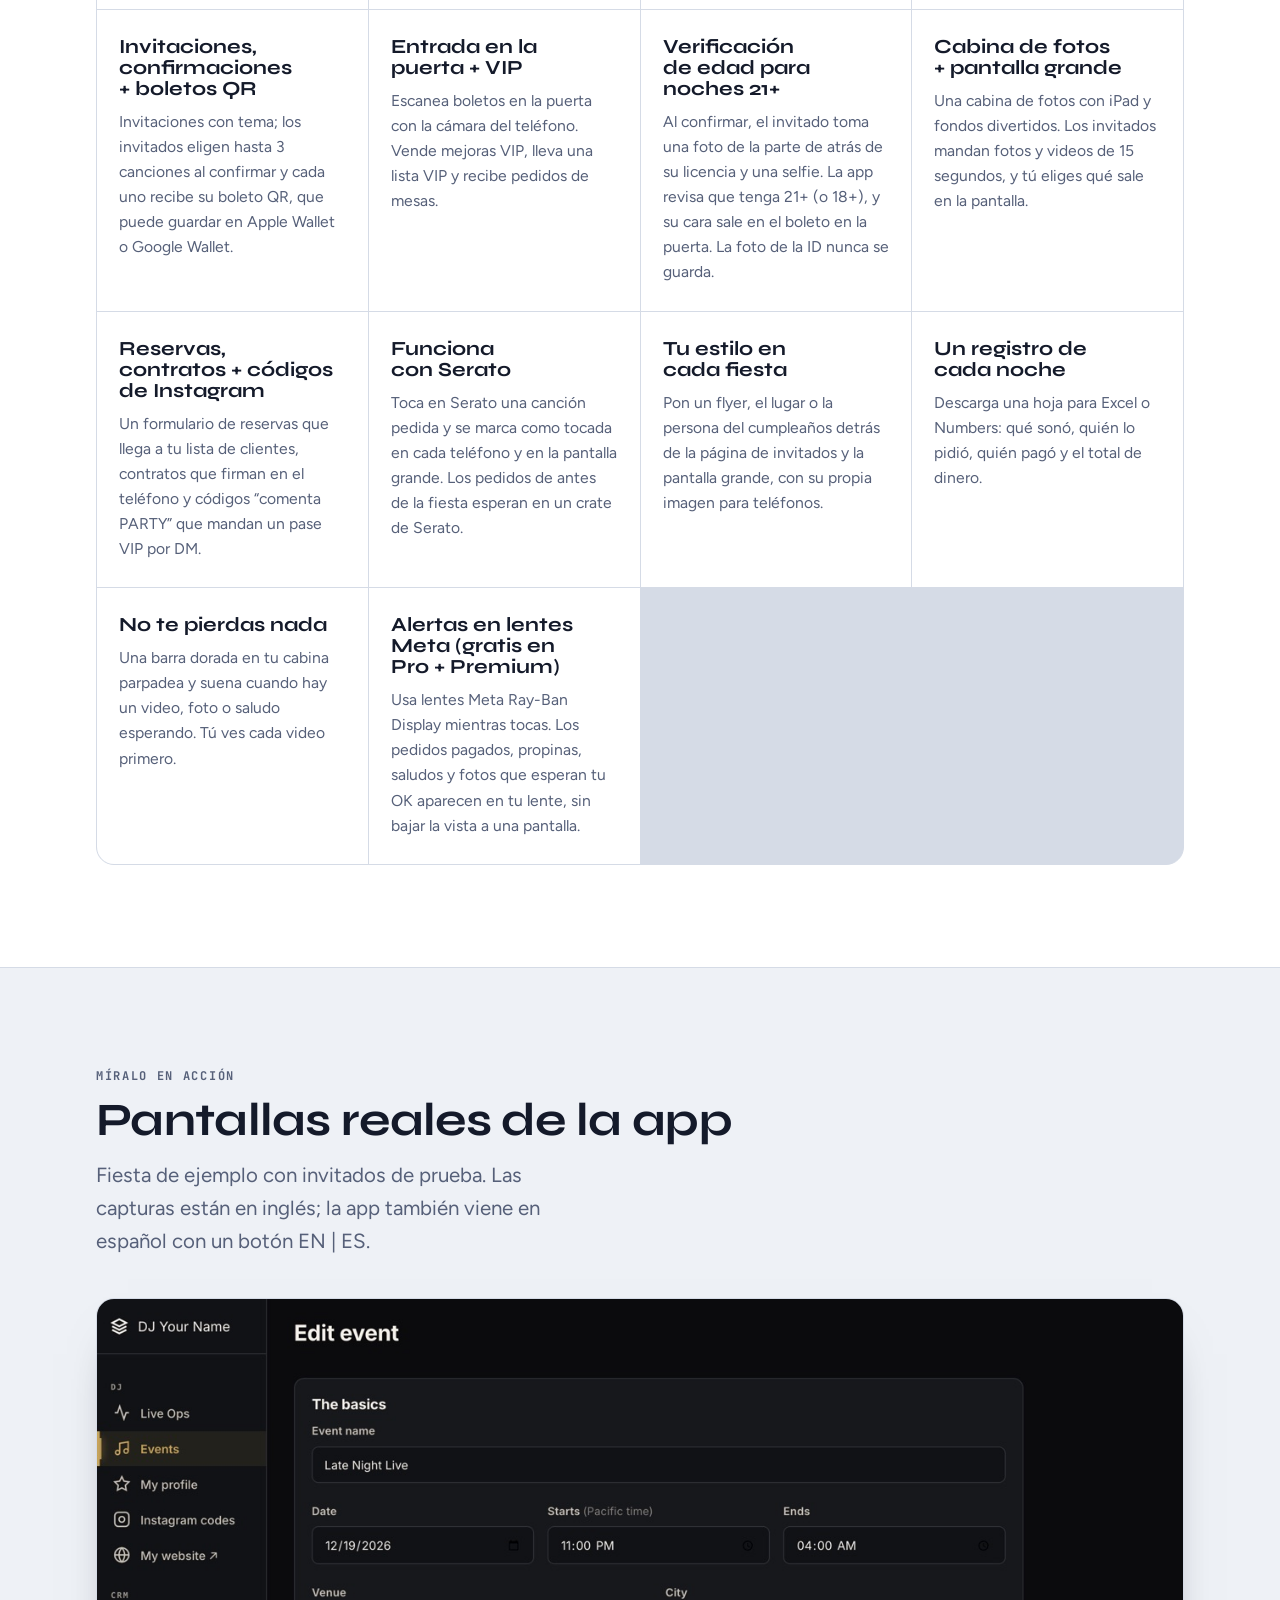
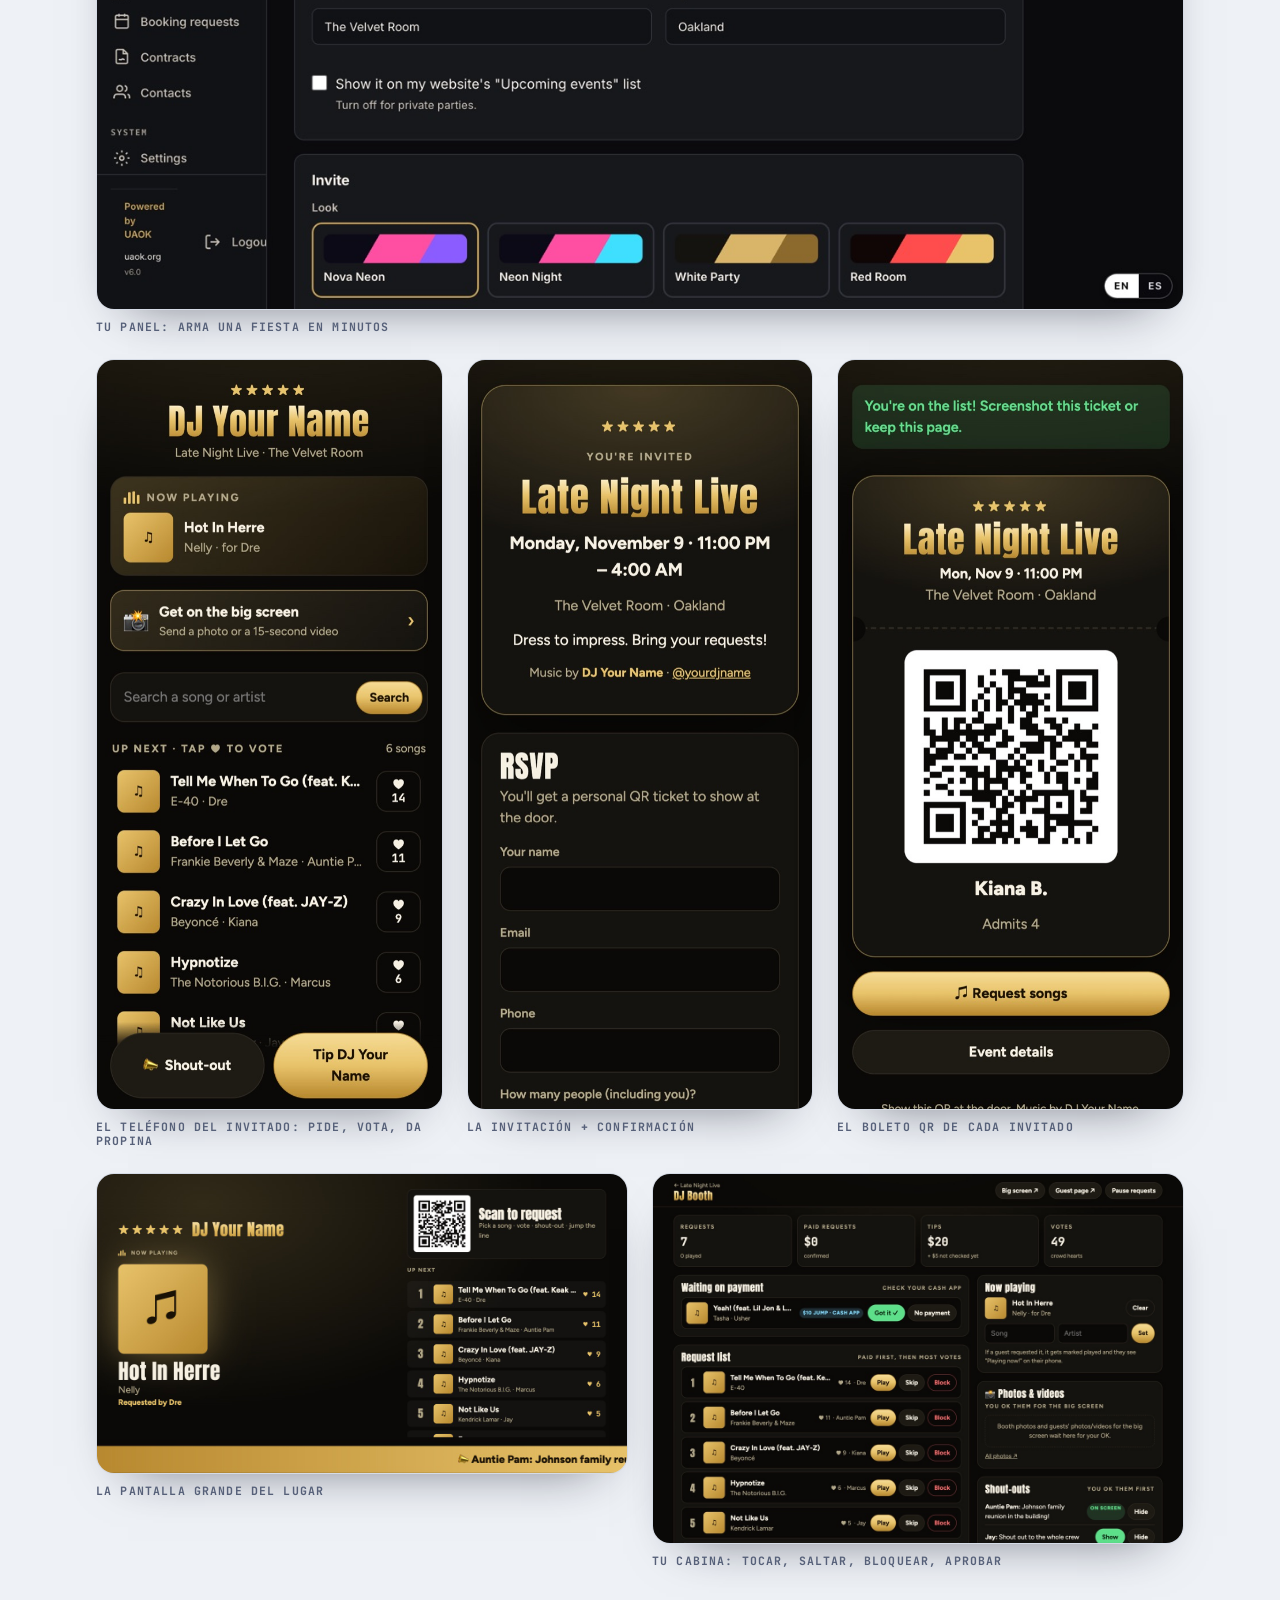
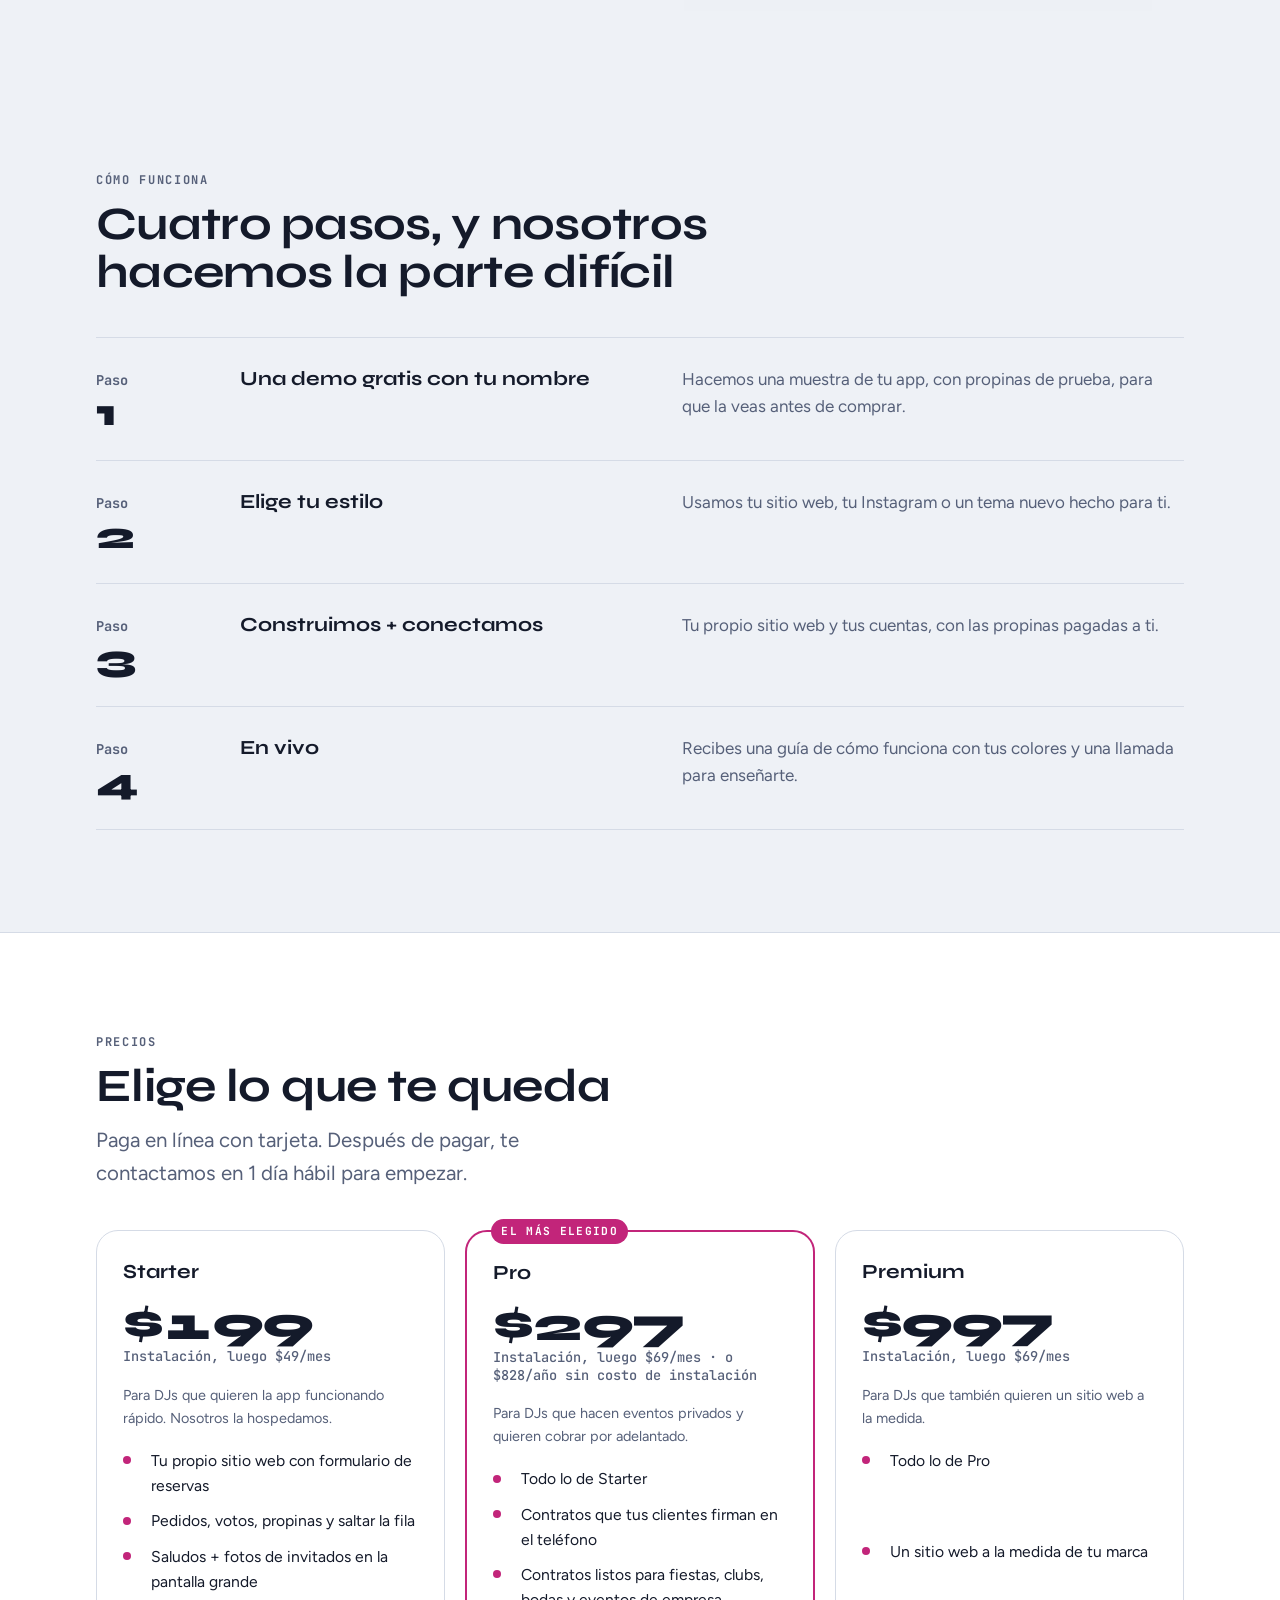
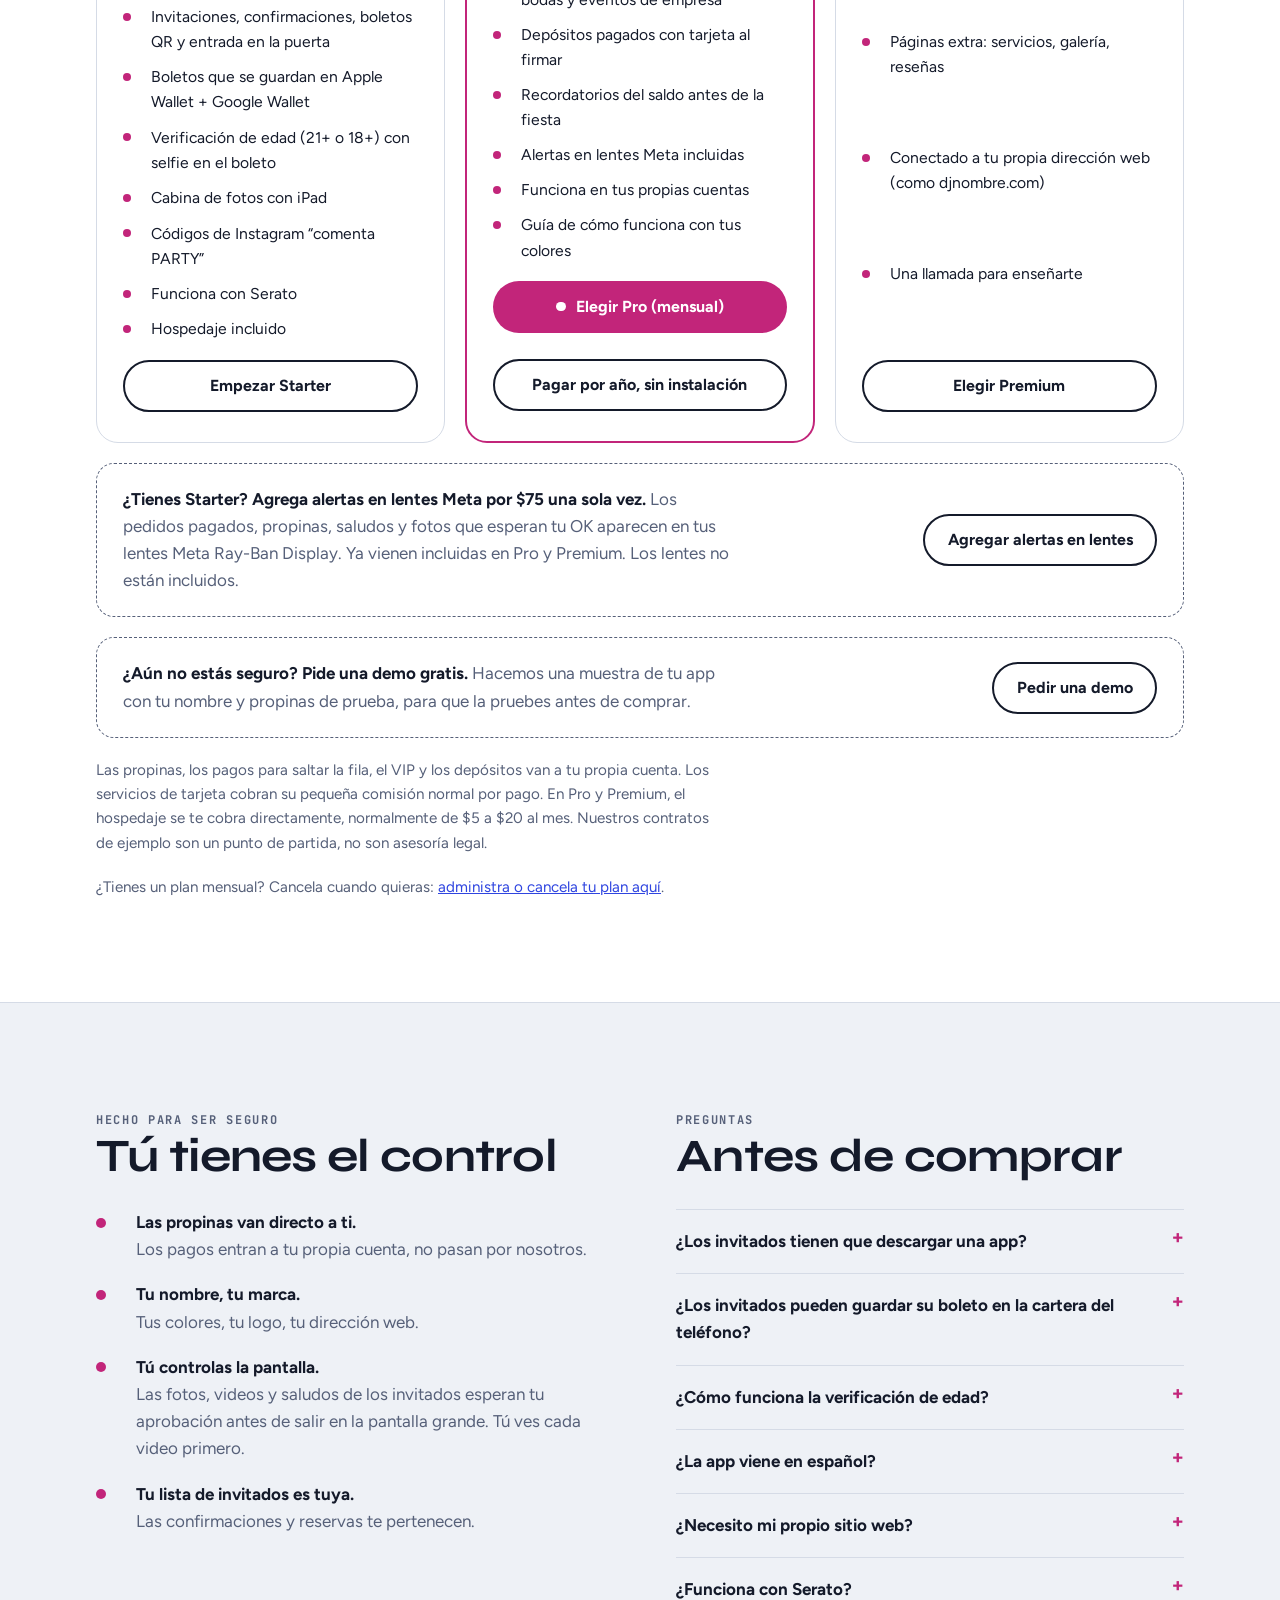
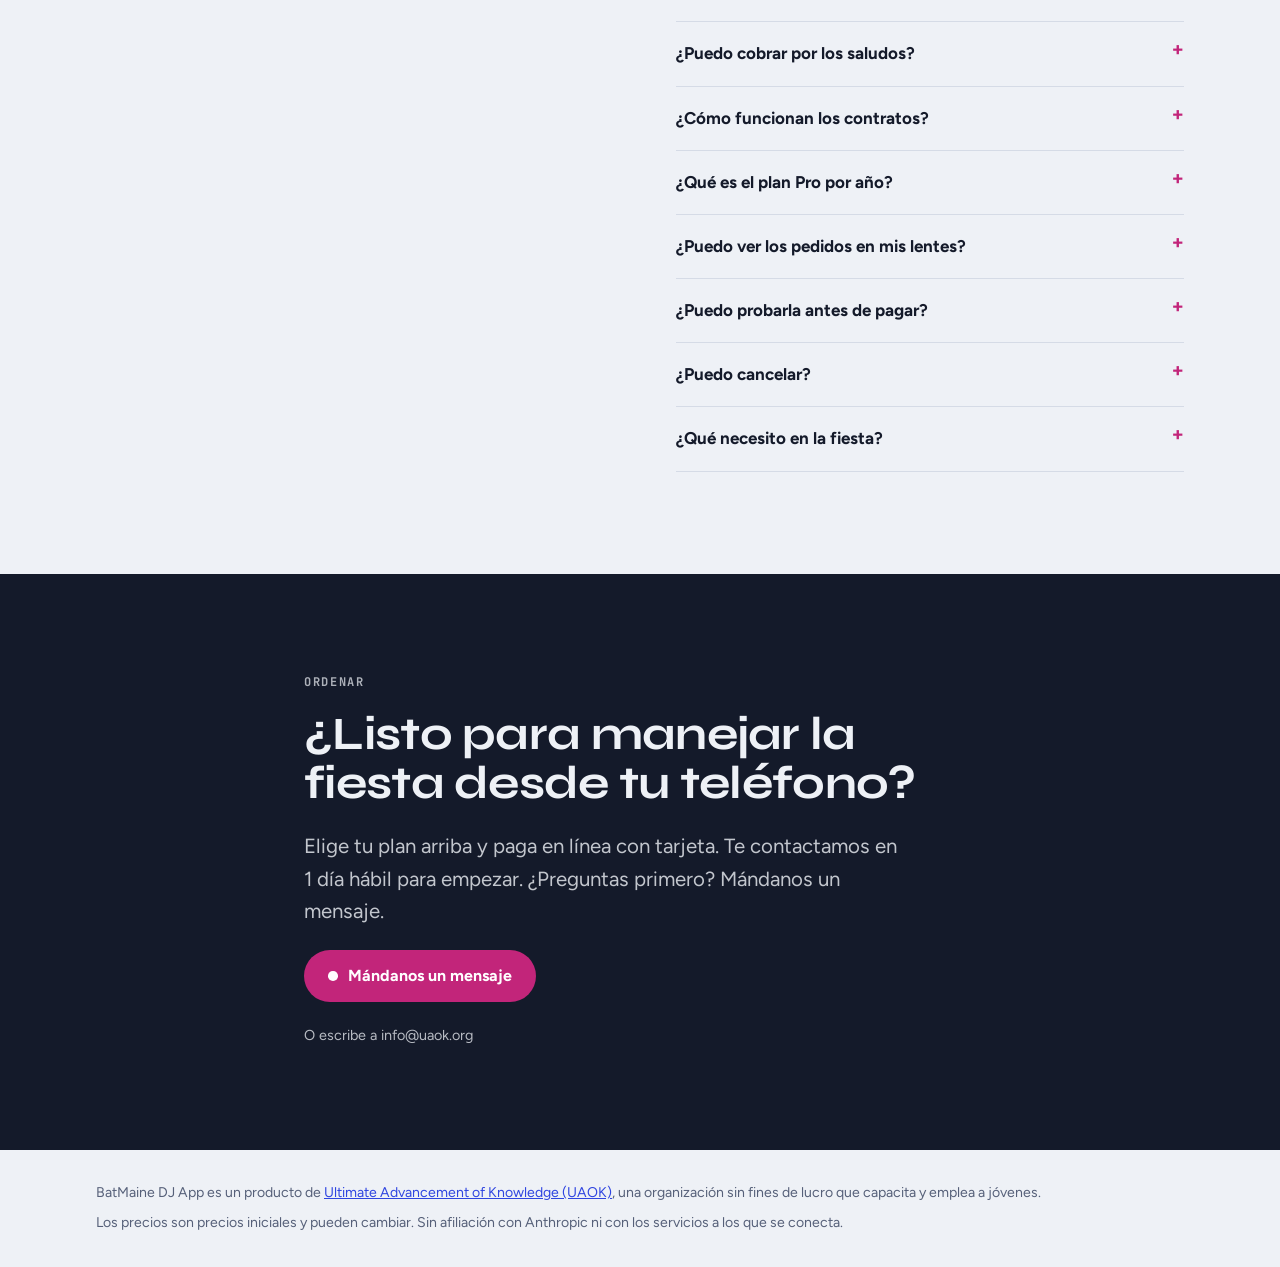
<file: dj-es.html>
<!DOCTYPE html>
<html lang="es">
<head>
<meta charset="UTF-8" />
<meta name="viewport" content="width=device-width, initial-scale=1, viewport-fit=cover" />
<title>BatMaine DJ App — Tu propia app de fiestas y sitio web | UAOK</title>
<meta name="description" content="Tu propia app de fiestas y sitio web: pedidos de canciones con votos, propinas, saludos, invitaciones con boletos QR, cabina de fotos y fotos de invitados en la pantalla grande. Con tus colores. De Ultimate Advancement of Knowledge (UAOK), una organización sin fines de lucro." />
<link rel="icon" type="image/png" href="favicon.png">
<link rel="apple-touch-icon" href="favicon.png">
<meta property="og:title" content="BatMaineDJ" />
<meta property="og:description" content="Tu propia app de fiestas y sitio web: pedidos de canciones con votos, propinas, saludos, invitaciones con boletos QR, cabina de fotos y fotos de invitados en la pantalla grande. Con tus colores." />
<link rel="preconnect" href="https://fonts.googleapis.com">
<link rel="preconnect" href="https://fonts.gstatic.com" crossorigin>
<link rel="stylesheet" href="https://fonts.googleapis.com/css2?family=Syne:wght@600;700;800&family=Figtree:wght@400;500;600;700&family=JetBrains+Mono:wght@500;700&display=swap">
<link rel="stylesheet" href="batmaine.css">
<style>
:root{--rec:#C2257A;--rec-ink:#FFFFFF}
@media (prefers-color-scheme: dark){:root:not([data-theme="light"]){--rec:#FF7AC0;--rec-ink:#1E0612}}
:root[data-theme="dark"]{--rec:#FF7AC0;--rec-ink:#1E0612}
</style>
</head>
<body>

<header class="wrap top">
  <div class="brand-wrap"><a class="back" href="/#ip">← UAOK Propiedad Intelectual</a><div class="brand">BatMaine<b>DJ</b></div></div>
  <div style="display:flex;gap:10px;align-items:center"><nav aria-label="Language" style="display:flex;border:1px solid var(--line);border-radius:999px;overflow:hidden;font:700 .75rem/1 var(--mono)"><a href="dj.html" hreflang="en" lang="en" style="padding:7px 11px;color:var(--ink);text-decoration:none">EN</a><a href="dj-es.html" hreflang="es" lang="es" style="padding:7px 11px;background:var(--ink);color:var(--bg);text-decoration:none">ES</a></nav><a class="btn btn-rec" href="https://web-production-02dc467d.up.railway.app/try?lang=es" target="_blank" rel="noopener"><span class="dot"></span>Ver la demo gratis</a></div>
</header>

<main>
  <div class="wrap hero">
    <div class="left">
      <span class="label">App de fiestas + sitio web · Para DJs</span>
      <h1>Tu público pide. <em>Tú mandas en la fiesta.</em></h1>
    </div>
    <div class="right">
      <p class="lede">Tu propia app de fiestas y sitio web: pedidos de canciones con votos, propinas, saludos, invitaciones con boletos QR, cabina de fotos y fotos de invitados en la pantalla grande. Con tus colores y tu nombre. En inglés y en español.</p>
      <div class="ctas">
        <a class="btn btn-rec" href="#pricing"><span class="dot"></span>Ver precios</a>
        <a class="btn btn-ghost" href="#how">Cómo funciona</a>
      </div>
      <a class="btn btn-rec btn-blink" href="https://web-production-02dc467d.up.railway.app/try?lang=es" target="_blank" rel="noopener">▶ Prueba la demo en vivo</a>
      <p class="fine">Una app real de fiestas para DJ con una fiesta de ejemplo en marcha. Sé un invitado desde tu teléfono y luego sé el DJ. Entra con <b>demo</b> / <b>TryIt-2026</b>. Toca lo que quieras; se reinicia cada noche.</p>
    </div>
  </div>

  <div class="wrap" style="padding-bottom:clamp(48px,7vw,88px)">
    <div class="demo">
      <span class="label">Ejemplo</span>
      <div class="row"><span class="k">Pedido</span><span class="v">“Before I Let Go” — ▲ <b>14 votos</b></span></div>
      <div class="row"><span class="k">Propina</span><span class="v"><b>$20</b> para saltar la fila → pasó al #1</span></div>
      <div class="row"><span class="k">Saludo</span><span class="v">“¡Feliz 40, Tasha!” en la pantalla grande</span></div>
      <div class="row"><span class="k">Puerta</span><span class="v">Boleto de Wallet escaneado → adentro</span></div>
      <div class="row"><span class="k">Reserva</span><span class="v">“Boda, 14 de junio” → llega a tu lista de clientes</span></div>
    </div>
  </div>

  <div class="ticker" aria-hidden="true"><div class="track">
    <span>Cumpleaños</span><span>Bodas</span><span>Clubes</span><span>Fiestas de día</span><span>Fiestas de barrio</span><span>Reuniones familiares</span><span>Quinceañeras</span><span>Eventos corporativos</span>
    <span>Cumpleaños</span><span>Bodas</span><span>Clubes</span><span>Fiestas de día</span><span>Fiestas de barrio</span><span>Reuniones familiares</span><span>Quinceañeras</span><span>Eventos corporativos</span>
  </div></div>

  <section class="band">
    <div class="wrap">
      <div class="head">
        <span class="label">Lo que incluye</span>
        <h2>Todo lo que la fiesta necesita, con un solo código QR</h2>
      </div>
      <div class="makes">
        <div class="make"><h3>Pedidos + votos</h3><p>Los invitados buscan cualquier canción, la piden y tocan un corazón para votar. Un voto por teléfono.</p></div>
        <div class="make"><h3>Pedidos pagados + saltar la fila</h3><p>Tú pones el precio en cada fiesta. Los pedidos pagados suben al primer lugar de tu lista.</p></div>
        <div class="make"><h3>Propinas</h3><p>Cash App, Venmo, Zelle o tarjeta. Cada propina aparece en tu cabina de DJ.</p></div>
        <div class="make"><h3>Saludos</h3><p>Los invitados mandan un mensaje para la pantalla grande, gratis o por tu precio. Tú apruebas cada uno.</p></div>
        <div class="make"><h3>Invitaciones, confirmaciones + boletos QR</h3><p>Invitaciones con tema; los invitados eligen hasta 3 canciones al confirmar y cada uno recibe su boleto QR, que puede guardar en Apple Wallet o Google Wallet.</p></div>
        <div class="make"><h3>Entrada en la puerta + VIP</h3><p>Escanea boletos en la puerta con la cámara del teléfono. Vende mejoras VIP, lleva una lista VIP y recibe pedidos de mesas.</p></div>
        <div class="make"><h3>Verificación de edad para noches 21+</h3><p>Al confirmar, el invitado toma una foto de la parte de atrás de su licencia y una selfie. La app revisa que tenga 21+ (o 18+), y su cara sale en el boleto en la puerta. La foto de la ID nunca se guarda.</p></div>
        <div class="make"><h3>Cabina de fotos + pantalla grande</h3><p>Una cabina de fotos con iPad y fondos divertidos. Los invitados mandan fotos y videos de 15 segundos, y tú eliges qué sale en la pantalla.</p></div>
        <div class="make"><h3>Reservas, contratos + códigos de Instagram</h3><p>Un formulario de reservas que llega a tu lista de clientes, contratos que firman en el teléfono y códigos “comenta PARTY” que mandan un pase VIP por DM.</p></div>
        <div class="make"><h3>Funciona con Serato</h3><p>Toca en Serato una canción pedida y se marca como tocada en cada teléfono y en la pantalla grande. Los pedidos de antes de la fiesta esperan en un crate de Serato.</p></div>
        <div class="make"><h3>Tu estilo en cada fiesta</h3><p>Pon un flyer, el lugar o la persona del cumpleaños detrás de la página de invitados y la pantalla grande, con su propia imagen para teléfonos.</p></div>
        <div class="make"><h3>Un registro de cada noche</h3><p>Descarga una hoja para Excel o Numbers: qué sonó, quién lo pidió, quién pagó y el total de dinero.</p></div>
        <div class="make"><h3>No te pierdas nada</h3><p>Una barra dorada en tu cabina parpadea y suena cuando hay un video, foto o saludo esperando. Tú ves cada video primero.</p></div>
        <div class="make"><h3>Alertas en lentes Meta (gratis en Pro + Premium)</h3><p>Usa lentes Meta Ray-Ban Display mientras tocas. Los pedidos pagados, propinas, saludos y fotos que esperan tu OK aparecen en tu lente, sin bajar la vista a una pantalla.</p></div>
      </div>
    </div>
  </section>

  <section id="see">
    <div class="wrap">
      <div class="head">
        <span class="label">Míralo en acción</span>
        <h2>Pantallas reales de la app</h2>
        <p class="lede">Fiesta de ejemplo con invitados de prueba. Las capturas están en inglés; la app también viene en español con un botón EN | ES.</p>
      </div>
      <div class="gallery">
        <figure class="g-full"><img src="dj-media/event-setup.jpg" alt="El panel privado del DJ: crear una fiesta con nombre, fecha, horas de inicio y fin, lugar, ciudad y el estilo de la invitación" loading="lazy"><figcaption>Tu panel: arma una fiesta en minutos</figcaption></figure>
        <figure class="g-phone"><img src="dj-media/request.jpg" alt="La página del invitado en un teléfono: lo que suena, búsqueda de canciones, la lista de votos y los botones de saludo y propina" loading="lazy"><figcaption>El teléfono del invitado: pide, vota, da propina</figcaption></figure>
        <figure class="g-phone"><img src="dj-media/invite.jpg" alt="Una invitación de fiesta con la fecha, el lugar y el formulario para confirmar" loading="lazy"><figcaption>La invitación + confirmación</figcaption></figure>
        <figure class="g-phone"><img src="dj-media/ticket.jpg" alt="El boleto QR personal de un invitado para 4 personas" loading="lazy"><figcaption>El boleto QR de cada invitado</figcaption></figure>
        <figure class="g-wide"><img src="dj-media/big-screen.jpg" alt="La pantalla grande del lugar: lo que suena, un código QR para pedir, las 5 canciones top y saludos" loading="lazy"><figcaption>La pantalla grande del lugar</figcaption></figure>
        <figure class="g-wide"><img src="dj-media/dj-booth.jpg" alt="La cabina del DJ en una laptop: pedidos, pedidos pagados, propinas y votos, con botones para tocar, saltar y bloquear" loading="lazy"><figcaption>Tu cabina: tocar, saltar, bloquear, aprobar</figcaption></figure>
      </div>
    </div>
  </section>

  <section id="how">
    <div class="wrap">
      <div class="head">
        <span class="label">Cómo funciona</span>
        <h2>Cuatro pasos, y nosotros hacemos la parte difícil</h2>
      </div>
      <div class="steps">
        <div class="step"><div class="n">Paso<b>1</b></div><h3>Una demo gratis con tu nombre</h3><p>Hacemos una muestra de tu app, con propinas de prueba, para que la veas antes de comprar.</p></div>
        <div class="step"><div class="n">Paso<b>2</b></div><h3>Elige tu estilo</h3><p>Usamos tu sitio web, tu Instagram o un tema nuevo hecho para ti.</p></div>
        <div class="step"><div class="n">Paso<b>3</b></div><h3>Construimos + conectamos</h3><p>Tu propio sitio web y tus cuentas, con las propinas pagadas a ti.</p></div>
        <div class="step"><div class="n">Paso<b>4</b></div><h3>En vivo</h3><p>Recibes una guía de cómo funciona con tus colores y una llamada para enseñarte.</p></div>
      </div>
    </div>
  </section>

  <section class="band" id="pricing">
    <div class="wrap">
      <div class="head">
        <span class="label">Precios</span>
        <h2>Elige lo que te queda</h2>
        <p class="lede">Paga en línea con tarjeta. Después de pagar, te contactamos en 1 día hábil para empezar.</p>
      </div>
      <div class="tiers">
        <div class="tier">
          <h3>Starter</h3>
          <div><div class="price">$199</div><div class="was">Instalación, luego $49/mes</div></div>
          <p class="fine">Para DJs que quieren la app funcionando rápido. Nosotros la hospedamos.</p>
          <ul>
            <li>Tu propio sitio web con formulario de reservas</li>
            <li>Pedidos, votos, propinas y saltar la fila</li>
            <li>Saludos + fotos de invitados en la pantalla grande</li>
            <li>Invitaciones, confirmaciones, boletos QR y entrada en la puerta</li>
            <li>Boletos que se guardan en Apple Wallet + Google Wallet</li>
            <li>Verificación de edad (21+ o 18+) con selfie en el boleto</li>
            <li>Cabina de fotos con iPad</li>
            <li>Códigos de Instagram “comenta PARTY”</li>
            <li>Funciona con Serato</li>
            <li>Hospedaje incluido</li>
          </ul>
          <a class="btn btn-ghost" href="https://buy.stripe.com/28E6oH8xaclj1z60Fa1440p">Empezar Starter</a>
        </div>
        <div class="tier pick">
          <span class="tag">EL MÁS ELEGIDO</span>
          <h3>Pro</h3>
          <div><div class="price">$297</div><div class="was">Instalación, luego $69/mes · o $828/año sin costo de instalación</div></div>
          <p class="fine">Para DJs que hacen eventos privados y quieren cobrar por adelantado.</p>
          <ul>
            <li>Todo lo de Starter</li>
            <li>Contratos que tus clientes firman en el teléfono</li>
            <li>Contratos listos para fiestas, clubs, bodas y eventos de empresa</li>
            <li>Depósitos pagados con tarjeta al firmar</li>
            <li>Recordatorios del saldo antes de la fiesta</li>
            <li>Alertas en lentes Meta incluidas</li>
            <li>Funciona en tus propias cuentas</li>
            <li>Guía de cómo funciona con tus colores</li>
          </ul>
          <a class="btn btn-rec" href="https://buy.stripe.com/aFacN528M3ON1z6ew01440v"><span class="dot"></span>Elegir Pro (mensual)</a>
          <a class="btn btn-ghost" style="margin-top:8px" href="https://buy.stripe.com/6oUaEX28M997fpWdrW1440w">Pagar por año, sin instalación</a>
        </div>
        <div class="tier">
          <h3>Premium</h3>
          <div><div class="price">$997</div><div class="was">Instalación, luego $69/mes</div></div>
          <p class="fine">Para DJs que también quieren un sitio web a la medida.</p>
          <ul>
            <li>Todo lo de Pro</li>
            <li>Un sitio web a la medida de tu marca</li>
            <li>Páginas extra: servicios, galería, reseñas</li>
            <li>Conectado a tu propia dirección web (como djnombre.com)</li>
            <li>Una llamada para enseñarte</li>
          </ul>
          <a class="btn btn-ghost" href="https://buy.stripe.com/9B63cv28M4SRelSdrW1440r">Elegir Premium</a>
        </div>
      </div>
      <div class="addon">
        <p><strong>¿Tienes Starter? Agrega alertas en lentes Meta por $75 una sola vez.</strong> Los pedidos pagados, propinas, saludos y fotos que esperan tu OK aparecen en tus lentes Meta Ray-Ban Display. Ya vienen incluidas en Pro y Premium. Los lentes no están incluidos.</p>
        <a class="btn btn-ghost" href="https://buy.stripe.com/00wdR9aFi5WV5PmcnS1440x">Agregar alertas en lentes</a>
      </div>
      <div class="addon">
        <p><strong>¿Aún no estás seguro? Pide una demo gratis.</strong> Hacemos una muestra de tu app con tu nombre y propinas de prueba, para que la pruebes antes de comprar.</p>
        <a class="btn btn-ghost" href="/?topic=dj#contact">Pedir una demo</a>
      </div>
      <p class="note">Las propinas, los pagos para saltar la fila, el VIP y los depósitos van a tu propia cuenta. Los servicios de tarjeta cobran su pequeña comisión normal por pago. En Pro y Premium, el hospedaje se te cobra directamente, normalmente de $5 a $20 al mes. Nuestros contratos de ejemplo son un punto de partida, no son asesoría legal.</p>
      <p class="note">¿Tienes un plan mensual? Cancela cuando quieras: <a href="https://billing.stripe.com/p/login/6oUfZh00E4SR5Pmew014400">administra o cancela tu plan aquí</a>.</p>
    </div>
  </section>

  <section>
    <div class="wrap two">
      <div>
        <span class="label">Hecho para ser seguro</span>
        <h2>Tú tienes el control</h2>
        <div class="rules">
          <div class="rule"><span class="dot"></span><p><strong>Las propinas van directo a ti.</strong>Los pagos entran a tu propia cuenta, no pasan por nosotros.</p></div>
          <div class="rule"><span class="dot"></span><p><strong>Tu nombre, tu marca.</strong>Tus colores, tu logo, tu dirección web.</p></div>
          <div class="rule"><span class="dot"></span><p><strong>Tú controlas la pantalla.</strong>Las fotos, videos y saludos de los invitados esperan tu aprobación antes de salir en la pantalla grande. Tú ves cada video primero.</p></div>
          <div class="rule"><span class="dot"></span><p><strong>Tu lista de invitados es tuya.</strong>Las confirmaciones y reservas te pertenecen.</p></div>
        </div>
      </div>
      <div>
        <span class="label">Preguntas</span>
        <h2>Antes de comprar</h2>
        <div style="margin-top:28px">
          <details><summary>¿Los invitados tienen que descargar una app?</summary><p>No. Escanean un código QR y se abre en el navegador del teléfono.</p></details>
          <details><summary>¿Los invitados pueden guardar su boleto en la cartera del teléfono?</summary><p>Sí. Cada boleto tiene un botón “Agregar a Apple Wallet” en iPhone y “Agregar a Google Wallet” en Android. El boleto muestra el nombre de la fiesta, la fecha, el nombre del invitado y el código QR, así que solo abren su cartera en la puerta. Sin app y sin buscar capturas de pantalla.</p></details>
          <details><summary>¿Cómo funciona la verificación de edad?</summary><p>La activas para una fiesta, solo para VIP o para todos, y eliges 21+ o 18+. Al confirmar, el invitado toma una foto de la parte de atrás de su licencia de manejar. La app lee el código de barras, revisa su edad y que el nombre coincida, y luego toma una selfie. En la puerta, tu escáner muestra su cara y una insignia verde de “ID verificada”. Su fecha de nacimiento, dirección y número de licencia nunca se guardan, solo el sí.</p></details>
          <details><summary>¿La app viene en español?</summary><p>Sí. Cada página tiene un botón EN | ES, y los contratos de ejemplo también vienen en español.</p></details>
          <details><summary>¿Necesito mi propio sitio web?</summary><p>No. Todos los planes incluyen uno. Premium agrega un sitio a la medida con tu propia dirección web.</p></details>
          <details><summary>¿Funciona con Serato?</summary><p>Sí. Descarga el pequeño ayudante desde tu app y déjalo abierto en tu laptop de DJ (Mac por ahora, Windows pronto). Cuando tocas en Serato una canción pedida, de tus archivos o de Apple Music, se marca como tocada en cada teléfono y en la pantalla grande. Los pedidos de antes de la fiesta esperan en un crate de Serato.</p></details>
          <details><summary>¿Puedo cobrar por los saludos?</summary><p>Sí, si quieres. Déjalos gratis, pon un precio fijo o un mínimo y deja que den más. Los saludos pagados solo salen cuando confirmas el pago.</p></details>
          <details><summary>¿Cómo funcionan los contratos?</summary><p>En Pro y Premium mandas un enlace. Tu cliente lo lee, firma con el dedo y paga el depósito ahí mismo. La fecha queda asegurada cuando paga, y recibe recordatorios antes de que venza el saldo. Empiezas con un contrato listo para una fiesta privada, una noche de club, una boda o un evento de empresa o escuela, y cambias el texto como quieras.</p></details>
          <details><summary>¿Qué es el plan Pro por año?</summary><p>Pagas $828 una vez por el año y no hay costo de instalación. Es lo mismo que 12 meses de Pro, así que te ahorras los $297 de instalación. Se renueva cada año y puedes cancelar cuando quieras antes de que se renueve.</p></details>
          <details><summary>¿Puedo ver los pedidos en mis lentes?</summary><p>Sí. Las alertas en lentes Meta vienen gratis con Pro y Premium, y en Starter las agregas por $75 una sola vez. Usa lentes Meta Ray-Ban Display y los pedidos pagados, propinas, saludos y fotos que esperan tu OK aparecen en tu lente, con lo que suena y lo que sigue. Tú eliges qué alertas salen. Solo muestra; tú sigues tocando, saltando y aprobando desde tu cabina. Los lentes no están incluidos. En Starter, usa el botón “Agregar alertas en lentes” debajo de los planes.</p></details>
          <details><summary>¿Puedo probarla antes de pagar?</summary><p>Sí. Toca “Ver la demo gratis” arriba, o pídenos una demo con tu nombre.</p></details>
          <details><summary>¿Puedo cancelar?</summary><p>Sí, cuando quieras. Usa el enlace &quot;administra o cancela tu plan&quot; en esta página y escribe el correo con el que pagaste. Tu app sigue funcionando hasta el final del mes que ya pagaste, y no se te cobra otra vez.</p></details>
          <details><summary>¿Qué necesito en la fiesta?</summary><p>Tu teléfono. Agrega un iPad para la cabina de fotos y una TV o proyector para la pantalla grande si quieres.</p></details>
        </div>
      </div>
    </div>
  </section>

  <section class="order" id="order">
    <div class="wrap inner">
      <span class="label">Ordenar</span>
      <h2>¿Listo para manejar la fiesta desde tu teléfono?</h2>
      <p class="lede">Elige tu plan arriba y paga en línea con tarjeta. Te contactamos en 1 día hábil para empezar. ¿Preguntas primero? Mándanos un mensaje.</p>
      <div class="ctas"><a class="btn btn-rec" href="/?topic=dj#contact"><span class="dot"></span>Mándanos un mensaje</a></div>
      <p class="fine" style="color:var(--bg);opacity:.75">O escribe a info@uaok.org</p>
    </div>
  </section>
</main>

<footer>
  <div class="wrap">
    <p>BatMaine DJ App es un producto de <a href="/">Ultimate Advancement of Knowledge (UAOK)</a>, una organización sin fines de lucro que capacita y emplea a jóvenes.</p>
    <p>Los precios son precios iniciales y pueden cambiar. Sin afiliación con Anthropic ni con los servicios a los que se conecta.</p>
  </div>
</footer>
</body>
</html>
</file>
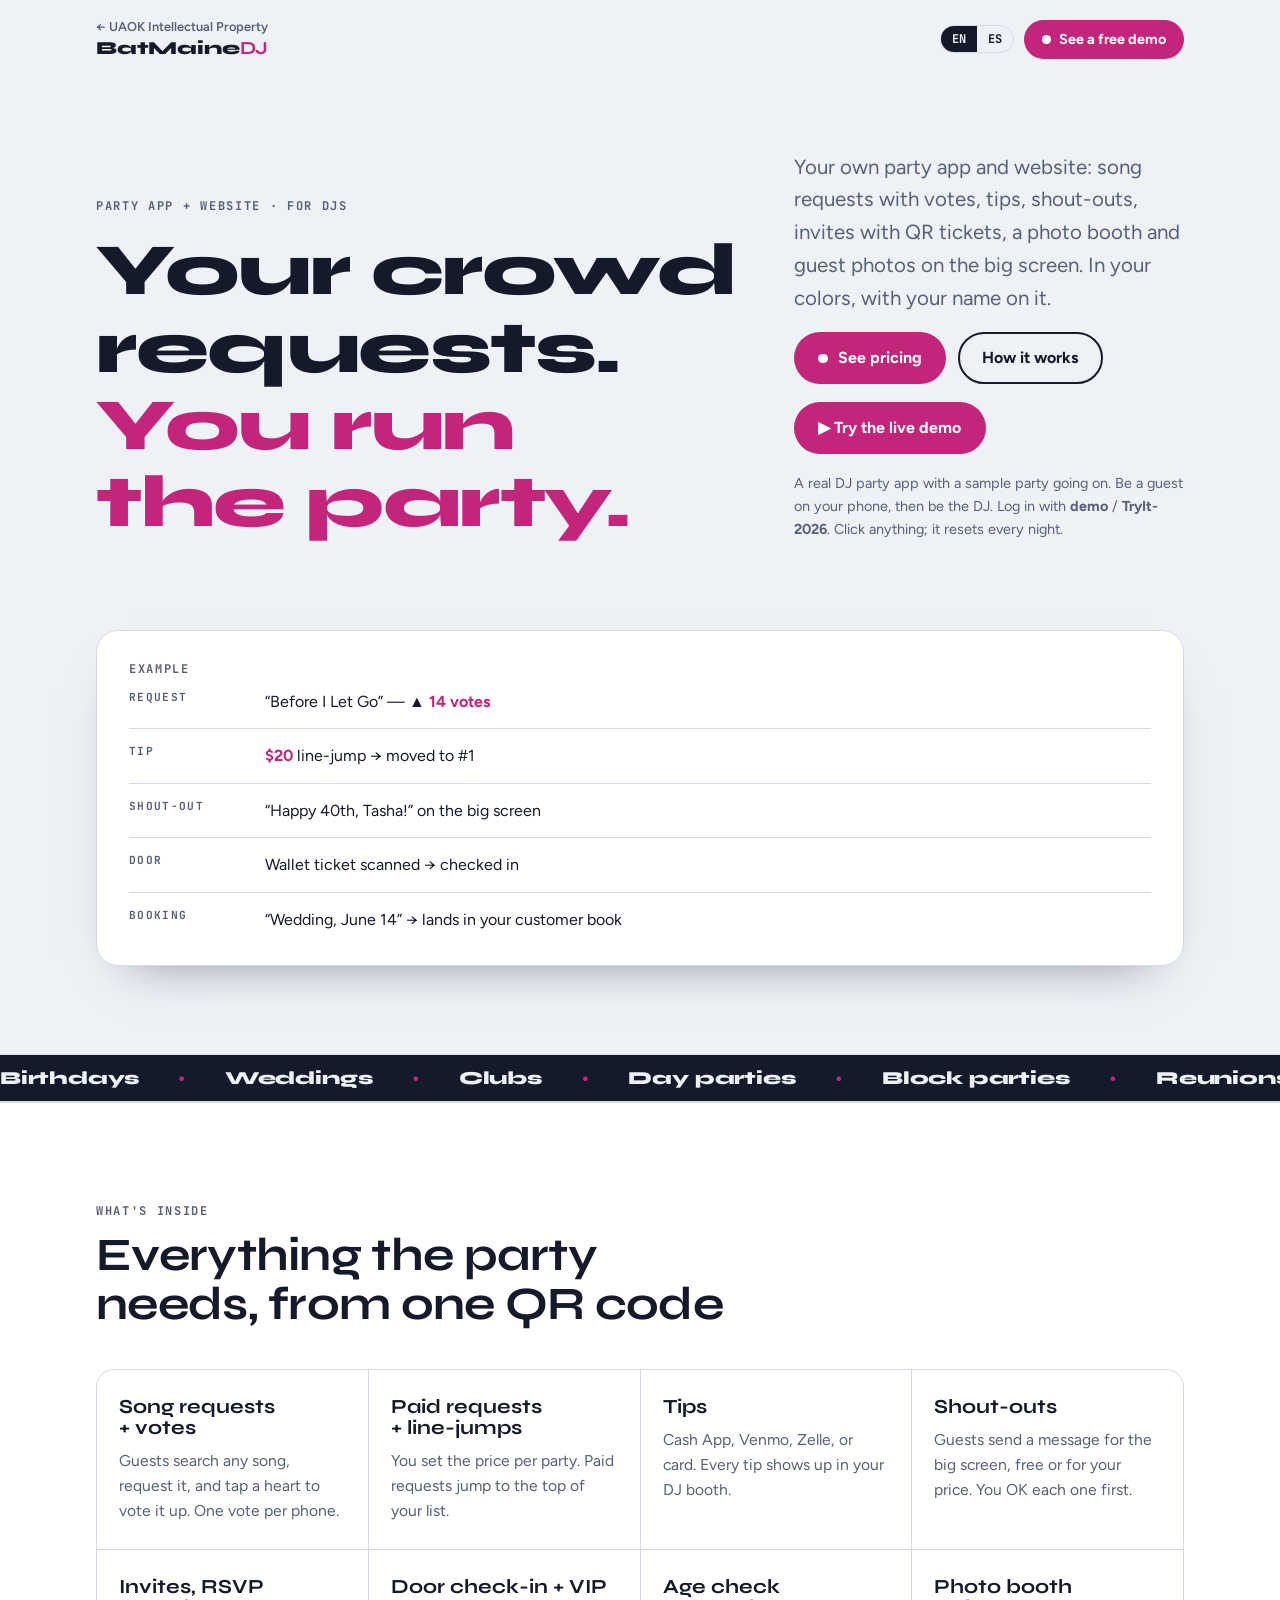
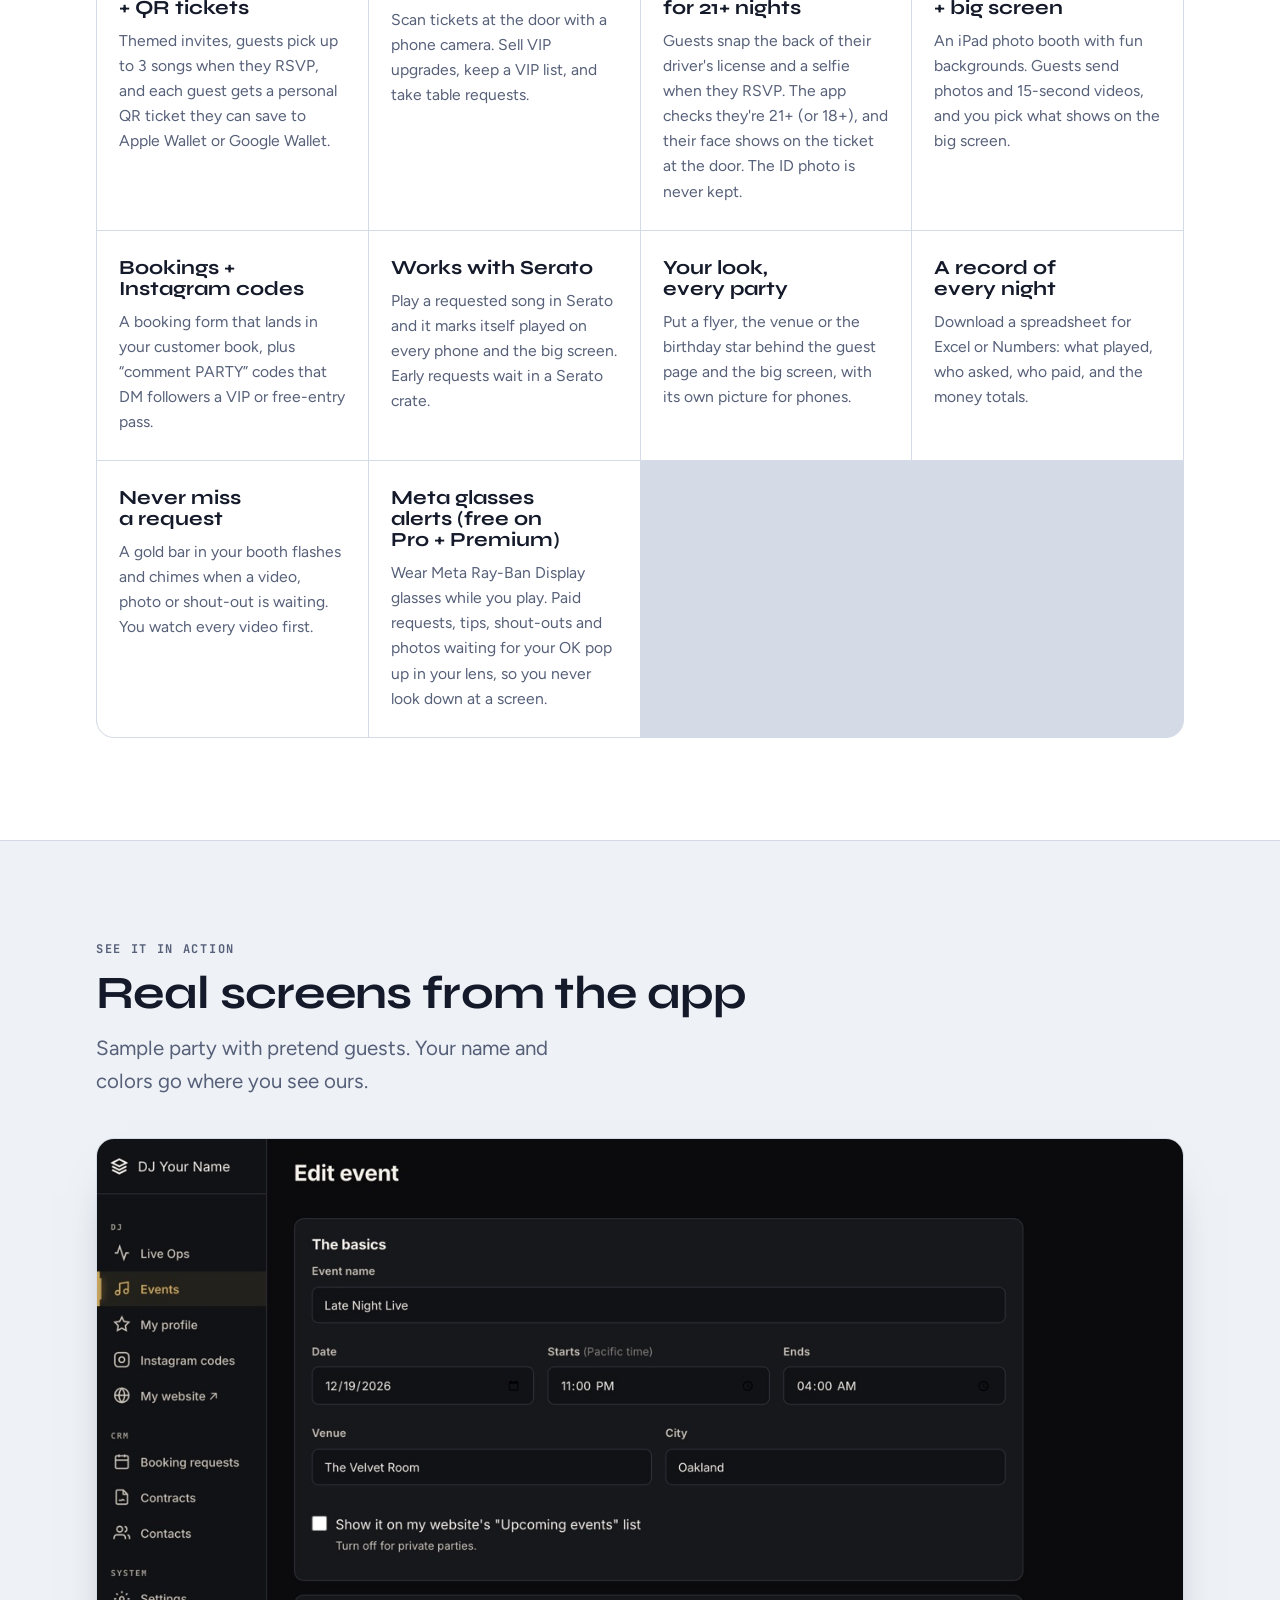
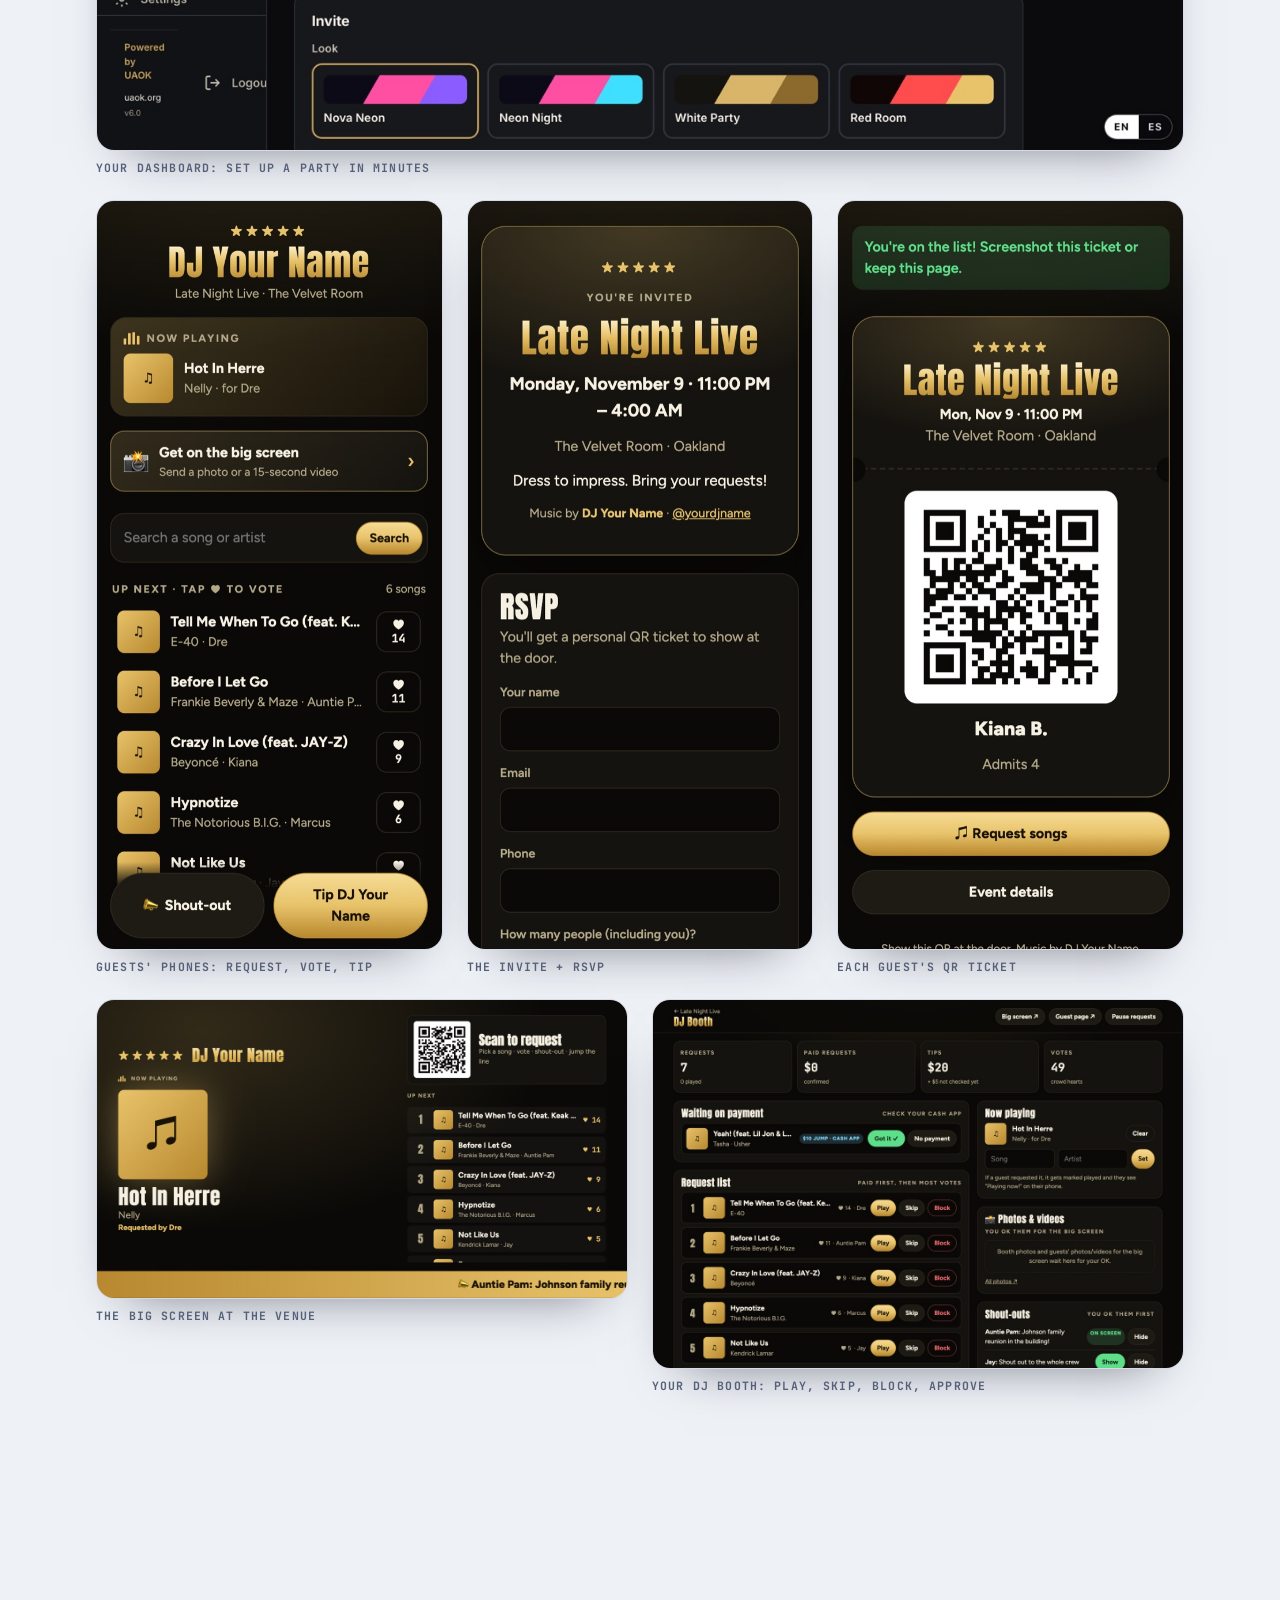
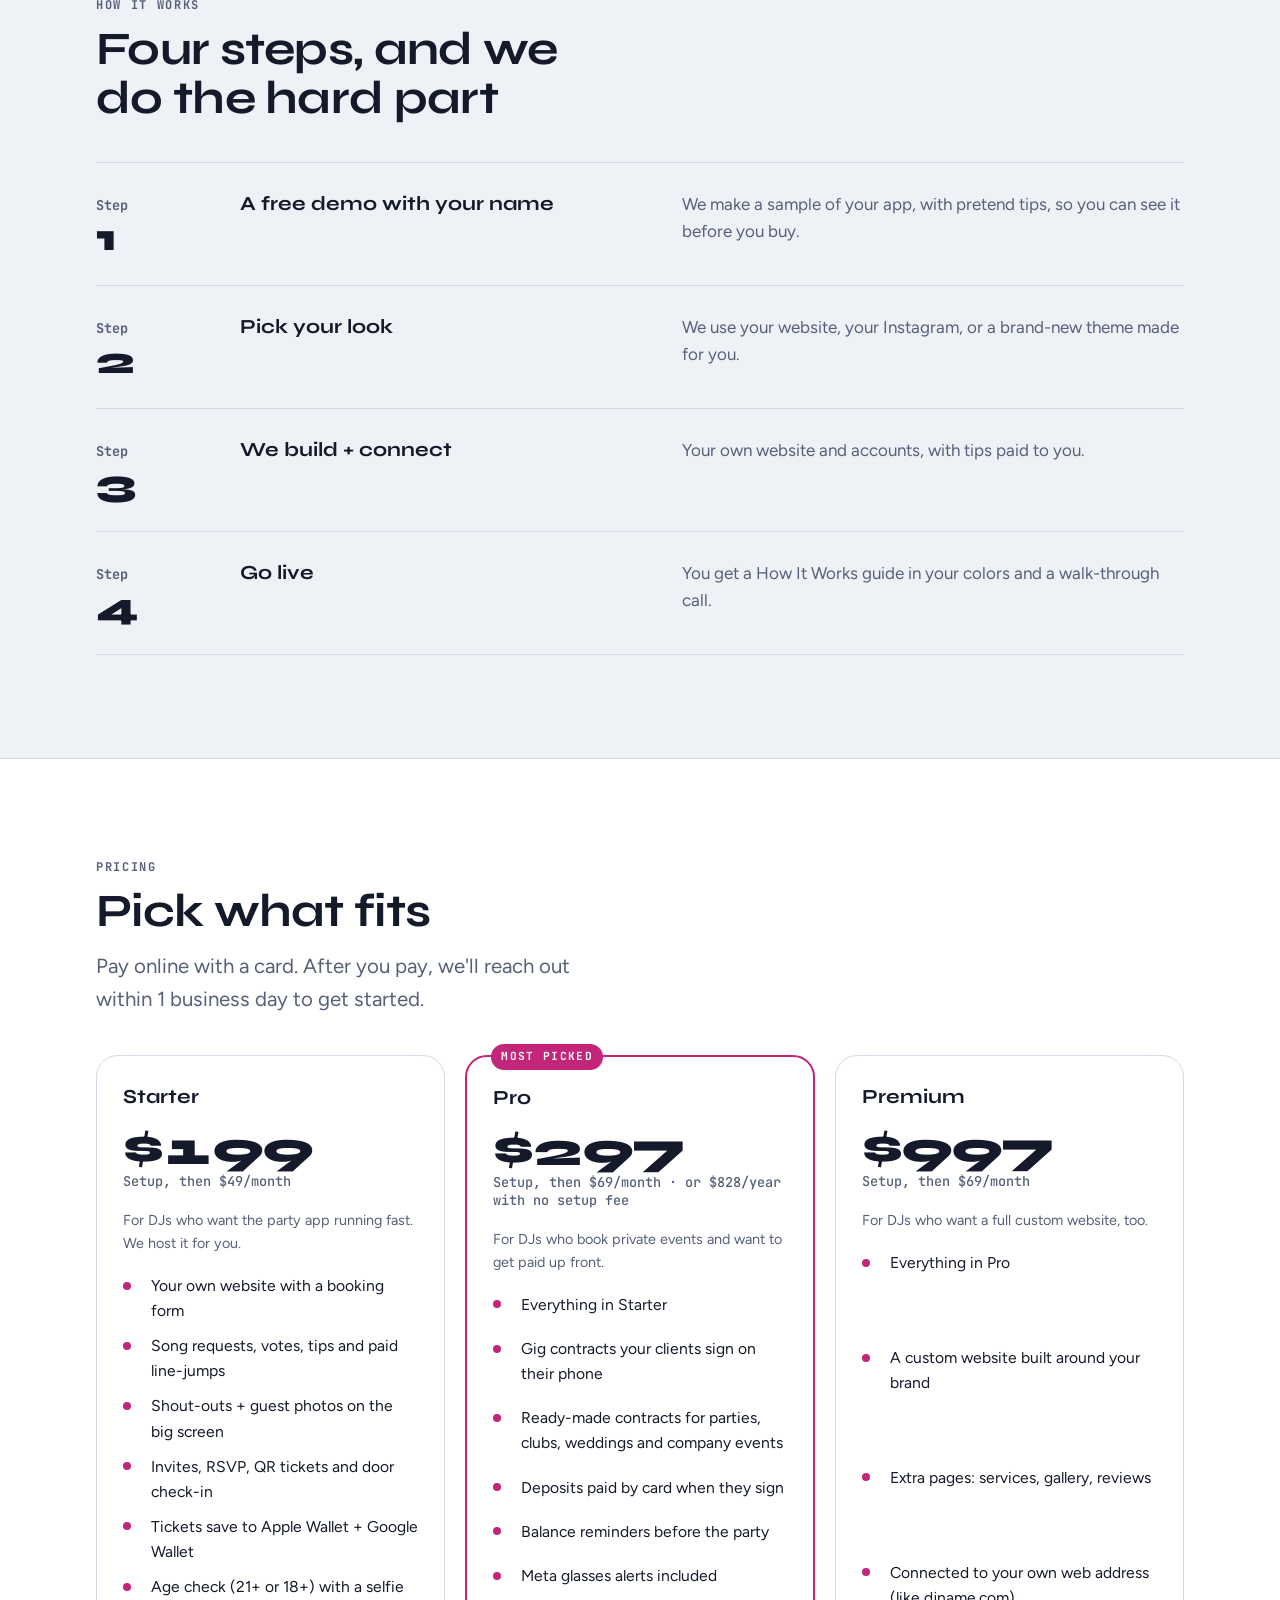
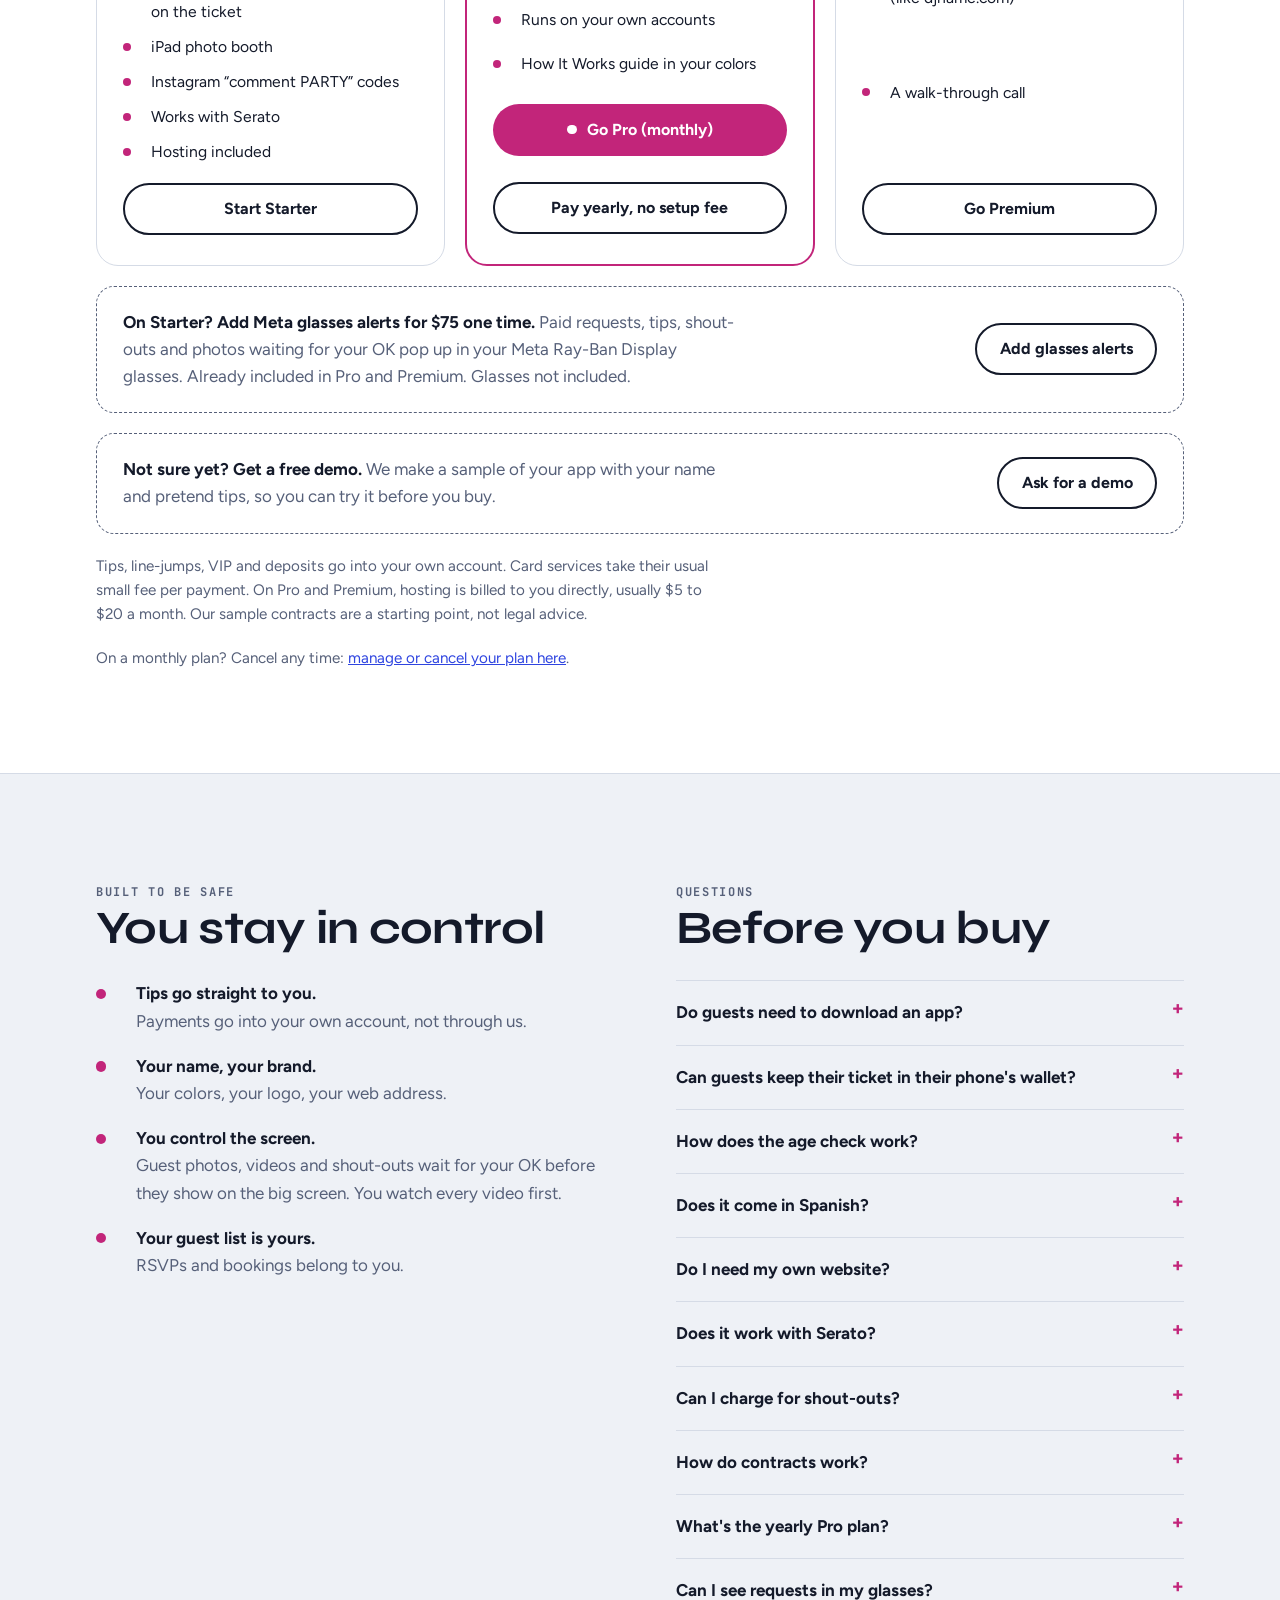
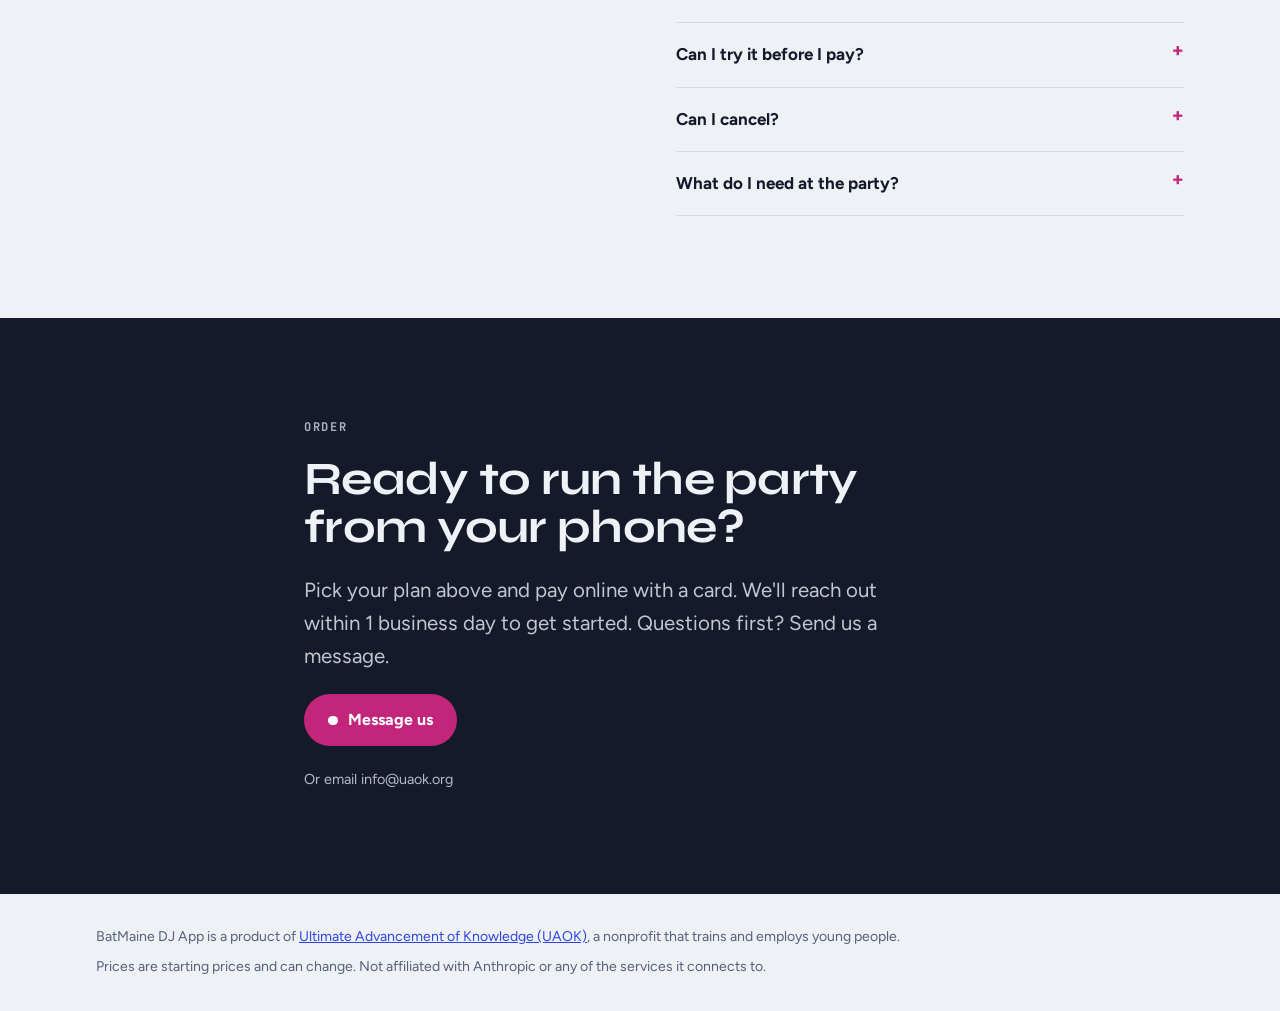
<file: dj.html>
<!DOCTYPE html>
<html lang="en">
<head>
<meta charset="UTF-8" />
<meta name="viewport" content="width=device-width, initial-scale=1, viewport-fit=cover" />
<title>BatMaine DJ App — Your Own Party App and Website | UAOK</title>
<meta name="description" content="Your own party app and website: song requests with votes, tips, shout-outs, invites with QR tickets, a photo booth and guest photos on the big screen. In your colors. From Ultimate Advancement of Knowledge (UAOK), a nonprofit." />
<link rel="icon" type="image/png" href="favicon.png">
<link rel="apple-touch-icon" href="favicon.png">
<meta property="og:title" content="BatMaineDJ" />
<meta property="og:description" content="Your own party app and website: song requests with votes, tips, shout-outs, invites with QR tickets, a photo booth and guest photos on the big screen. In your colors." />
<link rel="preconnect" href="https://fonts.googleapis.com">
<link rel="preconnect" href="https://fonts.gstatic.com" crossorigin>
<link rel="stylesheet" href="https://fonts.googleapis.com/css2?family=Syne:wght@600;700;800&family=Figtree:wght@400;500;600;700&family=JetBrains+Mono:wght@500;700&display=swap">
<link rel="stylesheet" href="batmaine.css">
<style>
:root{--rec:#C2257A;--rec-ink:#FFFFFF}
@media (prefers-color-scheme: dark){:root:not([data-theme="light"]){--rec:#FF7AC0;--rec-ink:#1E0612}}
:root[data-theme="dark"]{--rec:#FF7AC0;--rec-ink:#1E0612}
</style>
</head>
<body>

<header class="wrap top">
  <div class="brand-wrap"><a class="back" href="/#ip">← UAOK Intellectual Property</a><div class="brand">BatMaine<b>DJ</b></div></div>
  <div style="display:flex;gap:10px;align-items:center"><nav aria-label="Language" style="display:flex;border:1px solid var(--line);border-radius:999px;overflow:hidden;font:700 .75rem/1 var(--mono)"><a href="dj.html" hreflang="en" lang="en" style="padding:7px 11px;background:var(--ink);color:var(--bg);text-decoration:none">EN</a><a href="dj-es.html" hreflang="es" lang="es" style="padding:7px 11px;color:var(--ink);text-decoration:none">ES</a></nav><a class="btn btn-rec" href="https://web-production-02dc467d.up.railway.app/try" target="_blank" rel="noopener"><span class="dot"></span>See a free demo</a></div>
</header>

<main>
  <div class="wrap hero">
    <div class="left">
      <span class="label">Party app + website · For DJs</span>
      <h1>Your crowd requests. <em>You run the party.</em></h1>
    </div>
    <div class="right">
      <p class="lede">Your own party app and website: song requests with votes, tips, shout-outs, invites with QR tickets, a photo booth and guest photos on the big screen. In your colors, with your name on it.</p>
      <div class="ctas">
        <a class="btn btn-rec" href="#pricing"><span class="dot"></span>See pricing</a>
        <a class="btn btn-ghost" href="#how">How it works</a>
      </div>
      <a class="btn btn-rec btn-blink" href="https://web-production-02dc467d.up.railway.app/try" target="_blank" rel="noopener">▶ Try the live demo</a>
      <p class="fine">A real DJ party app with a sample party going on. Be a guest on your phone, then be the DJ. Log in with <b>demo</b> / <b>TryIt-2026</b>. Click anything; it resets every night.</p>
    </div>
  </div>

  <div class="wrap" style="padding-bottom:clamp(48px,7vw,88px)">
    <div class="demo">
      <span class="label">Example</span>
      <div class="row"><span class="k">Request</span><span class="v">“Before I Let Go” — ▲ <b>14 votes</b></span></div>
      <div class="row"><span class="k">Tip</span><span class="v"><b>$20</b> line-jump → moved to #1</span></div>
      <div class="row"><span class="k">Shout-out</span><span class="v">“Happy 40th, Tasha!” on the big screen</span></div>
      <div class="row"><span class="k">Door</span><span class="v">Wallet ticket scanned → checked in</span></div>
      <div class="row"><span class="k">Booking</span><span class="v">“Wedding, June 14” → lands in your customer book</span></div>
    </div>
  </div>

  <div class="ticker" aria-hidden="true"><div class="track">
    <span>Birthdays</span><span>Weddings</span><span>Clubs</span><span>Day parties</span><span>Block parties</span><span>Reunions</span><span>Quinceañeras</span><span>Corporate events</span>
    <span>Birthdays</span><span>Weddings</span><span>Clubs</span><span>Day parties</span><span>Block parties</span><span>Reunions</span><span>Quinceañeras</span><span>Corporate events</span>
  </div></div>

  <section class="band">
    <div class="wrap">
      <div class="head">
        <span class="label">What&#x27;s inside</span>
        <h2>Everything the party needs, from one QR code</h2>
      </div>
      <div class="makes">
        <div class="make"><h3>Song requests + votes</h3><p>Guests search any song, request it, and tap a heart to vote it up. One vote per phone.</p></div>
        <div class="make"><h3>Paid requests + line-jumps</h3><p>You set the price per party. Paid requests jump to the top of your list.</p></div>
        <div class="make"><h3>Tips</h3><p>Cash App, Venmo, Zelle, or card. Every tip shows up in your DJ booth.</p></div>
        <div class="make"><h3>Shout-outs</h3><p>Guests send a message for the big screen, free or for your price. You OK each one first.</p></div>
        <div class="make"><h3>Invites, RSVP + QR tickets</h3><p>Themed invites, guests pick up to 3 songs when they RSVP, and each guest gets a personal QR ticket they can save to Apple Wallet or Google Wallet.</p></div>
        <div class="make"><h3>Door check-in + VIP</h3><p>Scan tickets at the door with a phone camera. Sell VIP upgrades, keep a VIP list, and take table requests.</p></div>
        <div class="make"><h3>Age check for 21+ nights</h3><p>Guests snap the back of their driver&#x27;s license and a selfie when they RSVP. The app checks they&#x27;re 21+ (or 18+), and their face shows on the ticket at the door. The ID photo is never kept.</p></div>
        <div class="make"><h3>Photo booth + big screen</h3><p>An iPad photo booth with fun backgrounds. Guests send photos and 15-second videos, and you pick what shows on the big screen.</p></div>
        <div class="make"><h3>Bookings + Instagram codes</h3><p>A booking form that lands in your customer book, plus “comment PARTY” codes that DM followers a VIP or free-entry pass.</p></div>
        <div class="make"><h3>Works with Serato</h3><p>Play a requested song in Serato and it marks itself played on every phone and the big screen. Early requests wait in a Serato crate.</p></div>
        <div class="make"><h3>Your look, every party</h3><p>Put a flyer, the venue or the birthday star behind the guest page and the big screen, with its own picture for phones.</p></div>
        <div class="make"><h3>A record of every night</h3><p>Download a spreadsheet for Excel or Numbers: what played, who asked, who paid, and the money totals.</p></div>
        <div class="make"><h3>Never miss a request</h3><p>A gold bar in your booth flashes and chimes when a video, photo or shout-out is waiting. You watch every video first.</p></div>
        <div class="make"><h3>Meta glasses alerts (free on Pro + Premium)</h3><p>Wear Meta Ray-Ban Display glasses while you play. Paid requests, tips, shout-outs and photos waiting for your OK pop up in your lens, so you never look down at a screen.</p></div>
      </div>
    </div>
  </section>

  <section id="see">
    <div class="wrap">
      <div class="head">
        <span class="label">See it in action</span>
        <h2>Real screens from the app</h2>
        <p class="lede">Sample party with pretend guests. Your name and colors go where you see ours.</p>
      </div>
      <div class="gallery">
        <figure class="g-full"><img src="dj-media/event-setup.jpg" alt="The DJ&#x27;s private dashboard: setting up a party with its name, date, start and end times, venue, city and invite look" loading="lazy"><figcaption>Your dashboard: set up a party in minutes</figcaption></figure>
        <figure class="g-phone"><img src="dj-media/request.jpg" alt="The guest page on a phone: now playing, song search, the vote list, shout-out and tip buttons" loading="lazy"><figcaption>Guests&#x27; phones: request, vote, tip</figcaption></figure>
        <figure class="g-phone"><img src="dj-media/invite.jpg" alt="A party invite with the date, venue and an RSVP form" loading="lazy"><figcaption>The invite + RSVP</figcaption></figure>
        <figure class="g-phone"><img src="dj-media/ticket.jpg" alt="A guest&#x27;s personal QR ticket that admits 4" loading="lazy"><figcaption>Each guest&#x27;s QR ticket</figcaption></figure>
        <figure class="g-wide"><img src="dj-media/big-screen.jpg" alt="The venue big screen: now playing, a scan-to-request QR code, the top 5 songs and a shout-out ticker" loading="lazy"><figcaption>The big screen at the venue</figcaption></figure>
        <figure class="g-wide"><img src="dj-media/dj-booth.jpg" alt="The DJ booth on a laptop: requests, paid requests, tips and votes counts, a list with Play, Skip and Block buttons, photo approval and shout-outs" loading="lazy"><figcaption>Your DJ booth: play, skip, block, approve</figcaption></figure>
      </div>
    </div>
  </section>

  <section id="how">
    <div class="wrap">
      <div class="head">
        <span class="label">How it works</span>
        <h2>Four steps, and we do the hard part</h2>
      </div>
      <div class="steps">
        <div class="step"><div class="n">Step<b>1</b></div><h3>A free demo with your name</h3><p>We make a sample of your app, with pretend tips, so you can see it before you buy.</p></div>
        <div class="step"><div class="n">Step<b>2</b></div><h3>Pick your look</h3><p>We use your website, your Instagram, or a brand-new theme made for you.</p></div>
        <div class="step"><div class="n">Step<b>3</b></div><h3>We build + connect</h3><p>Your own website and accounts, with tips paid to you.</p></div>
        <div class="step"><div class="n">Step<b>4</b></div><h3>Go live</h3><p>You get a How It Works guide in your colors and a walk-through call.</p></div>
      </div>
    </div>
  </section>

  <section class="band" id="pricing">
    <div class="wrap">
      <div class="head">
        <span class="label">Pricing</span>
        <h2>Pick what fits</h2>
        <p class="lede">Pay online with a card. After you pay, we'll reach out within 1 business day to get started.</p>
      </div>
      <div class="tiers">
        <div class="tier">
          <h3>Starter</h3>
          <div><div class="price">$199</div><div class="was">Setup, then $49/month</div></div>
          <p class="fine">For DJs who want the party app running fast. We host it for you.</p>
          <ul>
            <li>Your own website with a booking form</li>
            <li>Song requests, votes, tips and paid line-jumps</li>
            <li>Shout-outs + guest photos on the big screen</li>
            <li>Invites, RSVP, QR tickets and door check-in</li>
            <li>Tickets save to Apple Wallet + Google Wallet</li>
            <li>Age check (21+ or 18+) with a selfie on the ticket</li>
            <li>iPad photo booth</li>
            <li>Instagram “comment PARTY” codes</li>
            <li>Works with Serato</li>
            <li>Hosting included</li>
          </ul>
          <a class="btn btn-ghost" href="https://buy.stripe.com/28E6oH8xaclj1z60Fa1440p">Start Starter</a>
        </div>
        <div class="tier pick">
          <span class="tag">MOST PICKED</span>
          <h3>Pro</h3>
          <div><div class="price">$297</div><div class="was">Setup, then $69/month · or $828/year with no setup fee</div></div>
          <p class="fine">For DJs who book private events and want to get paid up front.</p>
          <ul>
            <li>Everything in Starter</li>
            <li>Gig contracts your clients sign on their phone</li>
            <li>Ready-made contracts for parties, clubs, weddings and company events</li>
            <li>Deposits paid by card when they sign</li>
            <li>Balance reminders before the party</li>
            <li>Meta glasses alerts included</li>
            <li>Runs on your own accounts</li>
            <li>How It Works guide in your colors</li>
          </ul>
          <a class="btn btn-rec" href="https://buy.stripe.com/aFacN528M3ON1z6ew01440v"><span class="dot"></span>Go Pro (monthly)</a>
          <a class="btn btn-ghost" style="margin-top:8px" href="https://buy.stripe.com/6oUaEX28M997fpWdrW1440w">Pay yearly, no setup fee</a>
        </div>
        <div class="tier">
          <h3>Premium</h3>
          <div><div class="price">$997</div><div class="was">Setup, then $69/month</div></div>
          <p class="fine">For DJs who want a full custom website, too.</p>
          <ul>
            <li>Everything in Pro</li>
            <li>A custom website built around your brand</li>
            <li>Extra pages: services, gallery, reviews</li>
            <li>Connected to your own web address (like djname.com)</li>
            <li>A walk-through call</li>
          </ul>
          <a class="btn btn-ghost" href="https://buy.stripe.com/9B63cv28M4SRelSdrW1440r">Go Premium</a>
        </div>
      </div>
      <div class="addon">
        <p><strong>On Starter? Add Meta glasses alerts for $75 one time.</strong> Paid requests, tips, shout-outs and photos waiting for your OK pop up in your Meta Ray-Ban Display glasses. Already included in Pro and Premium. Glasses not included.</p>
        <a class="btn btn-ghost" href="https://buy.stripe.com/00wdR9aFi5WV5PmcnS1440x">Add glasses alerts</a>
      </div>
      <div class="addon">
        <p><strong>Not sure yet? Get a free demo.</strong> We make a sample of your app with your name and pretend tips, so you can try it before you buy.</p>
        <a class="btn btn-ghost" href="/?topic=dj#contact">Ask for a demo</a>
      </div>
      <p class="note">Tips, line-jumps, VIP and deposits go into your own account. Card services take their usual small fee per payment. On Pro and Premium, hosting is billed to you directly, usually $5 to $20 a month. Our sample contracts are a starting point, not legal advice.</p>
      <p class="note">On a monthly plan? Cancel any time: <a href="https://billing.stripe.com/p/login/6oUfZh00E4SR5Pmew014400">manage or cancel your plan here</a>.</p>
    </div>
  </section>

  <section>
    <div class="wrap two">
      <div>
        <span class="label">Built to be safe</span>
        <h2>You stay in control</h2>
        <div class="rules">
          <div class="rule"><span class="dot"></span><p><strong>Tips go straight to you.</strong>Payments go into your own account, not through us.</p></div>
          <div class="rule"><span class="dot"></span><p><strong>Your name, your brand.</strong>Your colors, your logo, your web address.</p></div>
          <div class="rule"><span class="dot"></span><p><strong>You control the screen.</strong>Guest photos, videos and shout-outs wait for your OK before they show on the big screen. You watch every video first.</p></div>
          <div class="rule"><span class="dot"></span><p><strong>Your guest list is yours.</strong>RSVPs and bookings belong to you.</p></div>
        </div>
      </div>
      <div>
        <span class="label">Questions</span>
        <h2>Before you buy</h2>
        <div style="margin-top:28px">
          <details><summary>Do guests need to download an app?</summary><p>No. They scan a QR code and it opens in their phone&#x27;s browser.</p></details>
          <details><summary>Can guests keep their ticket in their phone&#x27;s wallet?</summary><p>Yes. Each ticket has an “Add to Apple Wallet” button on iPhone and an “Add to Google Wallet” button on Android. The ticket shows the party name, date, the guest&#x27;s name and the QR code, so they just open their wallet at the door. No app, no screenshot hunting.</p></details>
          <details><summary>How does the age check work?</summary><p>You turn it on for a party, for VIPs only or for everyone, and pick 21+ or 18+. When guests RSVP, they take a photo of the back of their driver&#x27;s license. The app reads the barcode, checks their age and that the name matches, then takes a selfie. At the door, your scanner shows their face and a green “ID checked” badge. Their birthday, address and license number are never saved, only the yes.</p></details>
          <details><summary>Does it come in Spanish?</summary><p>Yes. Every page has an EN | ES button, and the sample contracts come in Spanish too.</p></details>
          <details><summary>Do I need my own website?</summary><p>No. Every plan comes with one. Premium adds a custom website on your own web address.</p></details>
          <details><summary>Does it work with Serato?</summary><p>Yes. Download the small helper from your app and leave it running on your DJ laptop (Mac now, Windows soon). When you play a requested song in Serato, from your files or Apple Music, it&#x27;s marked played on every guest&#x27;s phone and the big screen. Requests sent before the party wait in a Serato crate.</p></details>
          <details><summary>Can I charge for shout-outs?</summary><p>Yes, if you want to. Keep them free, set one price, or set a minimum and let guests give more. Paid shout-outs only show after you confirm the payment.</p></details>
          <details><summary>How do contracts work?</summary><p>On Pro and Premium, you send a link. Your client reads it, signs with their finger and pays the deposit right there. The date is locked once it&#x27;s paid, and they get reminders before the balance is due. You start from a ready-made contract for a private party, a club night, a wedding or a company or school event, and change the wording any way you like.</p></details>
          <details><summary>What&#x27;s the yearly Pro plan?</summary><p>Pay $828 once for the year and there&#x27;s no setup fee. That&#x27;s the same as 12 months of Pro, so you save the $297 setup. It renews each year, and you can cancel any time before it does.</p></details>
          <details><summary>Can I see requests in my glasses?</summary><p>Yes. Meta glasses alerts come free with Pro and Premium, and Starter can add them for $75 one time. Wear Meta Ray-Ban Display glasses and paid requests, tips, shout-outs and photos waiting for your OK pop up in your lens, with now playing and what&#x27;s up next. You pick which alerts show. It only shows things; you still play, skip and approve from your booth. Glasses not included. On Starter, use the “Add glasses alerts” button under the plans.</p></details>
          <details><summary>Can I try it before I pay?</summary><p>Yes. Ask for the free demo and we&#x27;ll make one with your name on it.</p></details>
          <details><summary>Can I cancel?</summary><p>Yes, any time. Use the &quot;manage or cancel your plan&quot; link on this page and enter the email you paid with. Your app keeps working until the end of the month you already paid for, and you won&#x27;t be charged again.</p></details>
          <details><summary>What do I need at the party?</summary><p>Your phone. Add an iPad for the photo booth and a TV or projector for the big screen if you want.</p></details>
        </div>
      </div>
    </div>
  </section>

  <section class="order" id="order">
    <div class="wrap inner">
      <span class="label">Order</span>
      <h2>Ready to run the party from your phone?</h2>
      <p class="lede">Pick your plan above and pay online with a card. We'll reach out within 1 business day to get started. Questions first? Send us a message.</p>
      <div class="ctas"><a class="btn btn-rec" href="/?topic=dj#contact"><span class="dot"></span>Message us</a></div>
      <p class="fine" style="color:var(--bg);opacity:.75">Or email info@uaok.org</p>
    </div>
  </section>
</main>

<footer>
  <div class="wrap">
    <p>BatMaine DJ App is a product of <a href="/">Ultimate Advancement of Knowledge (UAOK)</a>, a nonprofit that trains and employs young people.</p>
    <p>Prices are starting prices and can change. Not affiliated with Anthropic or any of the services it connects to.</p>
  </div>
</footer>
</body>
</html>
</file>
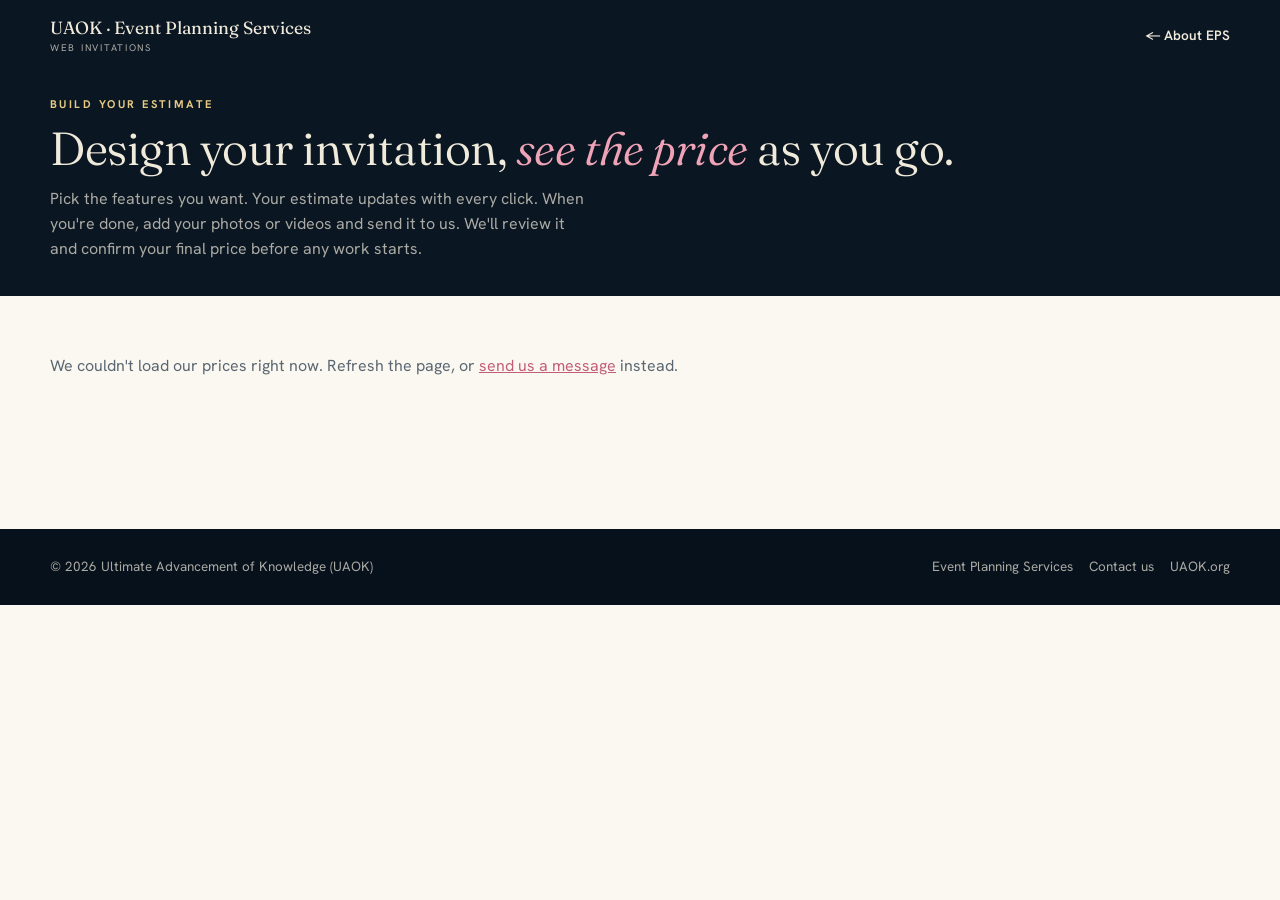
<file: eps-estimate.html>
<!DOCTYPE html>
<html lang="en">
<head>
<meta charset="UTF-8" />
<meta name="viewport" content="width=device-width, initial-scale=1, viewport-fit=cover" />
<title>Build Your Estimate — Event Planning Services | UAOK</title>
<meta name="description" content="Pick the features for your web invitation and see your estimated price as you go. Then send it to UAOK Event Planning Services for review." />
<link rel="icon" type="image/png" href="favicon.png">
<link rel="apple-touch-icon" href="favicon.png">
<link rel="preconnect" href="https://fonts.googleapis.com">
<link rel="preconnect" href="https://fonts.gstatic.com" crossorigin>
<link href="https://fonts.googleapis.com/css2?family=Fraunces:ital,opsz,wght@0,9..144,300..600;1,9..144,400&family=Hanken+Grotesk:wght@300..800&display=swap" rel="stylesheet">
<style>
/* Layout: a step-by-step builder on the left, a live paper invoice pinned on the right (bottom bar on phones).
   Same look as uaok.org/eps (paper ground, ink header, rose accent). Prices come from the UAOK CRM. */
:root{
  --ink:#0A1622;--ink-2:#14273B;--gold:#C49A47;--gold-2:#E7CB83;
  --rose:#C25E7B;--rose-2:#EFA3B6;--rose-soft:rgba(217,115,143,.13);
  --paper:#FBF8F1;--paper-2:#F2ECDE;--paper-3:#E7DDC9;--card:#FFFDF8;
  --text:#22303D;--soft:#5A6772;--cream:#F0EADB;--cream-mute:rgba(240,234,219,.7);
  --line:rgba(10,22,34,.12);--line-d:rgba(240,234,219,.16);
  --ok:#2F7D5B;--warn:#A4661B;--bad:#B23A3A;
  --serif:"Fraunces",Georgia,"Times New Roman",serif;
  --sans:"Hanken Grotesk",-apple-system,BlinkMacSystemFont,"Segoe UI",Helvetica,Arial,sans-serif;
  --mono:ui-monospace,"SF Mono",Menlo,Consolas,monospace;
  color-scheme:light;
}
*{box-sizing:border-box}
[hidden]{display:none!important}
body{margin:0;font-family:var(--sans);background:var(--paper);color:var(--text);font-size:16px;line-height:1.55;-webkit-font-smoothing:antialiased}
h1,h2,h3{font-family:var(--serif);font-weight:400;line-height:1.12;letter-spacing:-.01em;text-wrap:balance;margin:0}
button,input,select,textarea{font:inherit;color:inherit}
:focus-visible{outline:2px solid var(--rose);outline-offset:2px}
.num{font-variant-numeric:tabular-nums}

/* header */
.top{background:var(--ink);color:var(--cream);padding-inline:16px}
.top-in{max-width:1180px;margin:0 auto;padding-block:14px;display:flex;align-items:center;justify-content:space-between;gap:12px}
.brand{font-family:var(--serif);font-size:1.1rem}
.brand small{display:block;font-family:var(--sans);font-size:.6rem;letter-spacing:.18em;text-transform:uppercase;color:var(--cream-mute)}
.intro{background:var(--ink);color:var(--cream);padding-inline:16px}
.intro-in{max-width:1180px;margin:0 auto;padding-block:26px 34px}
.eyebrow{font-size:.7rem;font-weight:700;letter-spacing:.22em;text-transform:uppercase;color:var(--gold-2)}
.intro h1{font-size:clamp(1.9rem,4.4vw,2.9rem);font-weight:340;margin-top:10px}
.intro h1 em{font-style:italic;color:var(--rose-2)}
.intro p{color:var(--cream-mute);max-width:60ch;margin:12px 0 0}

/* page grid */
.page{padding-inline:16px;padding-block:28px 120px}
.grid{max-width:1180px;margin:0 auto;display:grid;grid-template-columns:minmax(0,1fr) 370px;gap:36px;align-items:start}
@media(max-width:940px){.grid{grid-template-columns:minmax(0,1fr)}}

/* stepper */
.stepper{display:flex;gap:6px;flex-wrap:wrap;margin-bottom:22px}
.stepper button{border:1px solid var(--line);background:var(--card);border-radius:999px;padding:.42em .9em .42em .5em;font-size:.84rem;font-weight:600;color:var(--soft);cursor:pointer;display:flex;align-items:center;gap:.5em}
.stepper button i{font-style:normal;width:22px;height:22px;border-radius:50%;display:grid;place-items:center;background:var(--paper-2);font-size:.75rem;font-family:var(--serif)}
.stepper button.on{border-color:var(--ink);color:var(--ink)}
.stepper button.on i{background:var(--ink);color:var(--cream)}
.stepper button.done i{background:var(--rose);color:#fff}

.step{display:none}
.step.on{display:block;animation:in .35s ease}
@keyframes in{from{opacity:.4;transform:translateY(6px)}to{opacity:1;transform:none}}
@media(prefers-reduced-motion:reduce){.step.on{animation:none}}
.step h2{font-size:clamp(1.5rem,3vw,2rem);font-weight:380}
.step .lead{color:var(--soft);margin:6px 0 22px;max-width:62ch}
.block{margin-bottom:28px}
.block>h3{font-size:1.15rem;font-weight:450;margin-bottom:4px;color:var(--ink)}
.block>p.hint{font-size:.88rem;color:var(--soft);margin:0 0 12px}

/* fields */
.fields{display:grid;grid-template-columns:1fr 1fr;gap:14px}
.fields .full{grid-column:1/-1}
@media(max-width:560px){.fields{grid-template-columns:1fr}}
.f label{display:block;font-size:.78rem;font-weight:700;letter-spacing:.04em;color:var(--ink);margin-bottom:5px}
.f input,.f select,.f textarea{width:100%;background:var(--card);border:1px solid var(--line);border-radius:6px;padding:.7em .8em;font-size:.95rem}
.f textarea{min-height:92px;resize:vertical}
.f input:focus,.f select:focus,.f textarea:focus{border-color:var(--rose);outline:none;box-shadow:0 0 0 3px var(--rose-soft)}
.f .err{color:var(--bad);font-size:.78rem;margin-top:4px}
.f.bad input,.f.bad select{border-color:var(--bad)}

/* option cards */
.opts{display:grid;grid-template-columns:repeat(auto-fill,minmax(190px,1fr));gap:12px}
.opt{position:relative;display:flex;flex-direction:column;gap:6px;background:var(--card);border:1.5px solid var(--line);border-radius:10px;padding:16px 16px 14px;cursor:pointer;transition:border-color .2s,box-shadow .2s,transform .2s;min-width:0}
.opt:hover{border-color:rgba(194,94,123,.5);transform:translateY(-1px)}
.opt input{position:absolute;opacity:0;pointer-events:none}
.opt:has(input:checked){border-color:var(--rose);box-shadow:0 0 0 3px var(--rose-soft)}
.opt:has(input:focus-visible){outline:2px solid var(--rose);outline-offset:2px}
.opt .row{display:flex;justify-content:space-between;align-items:baseline;gap:10px}
.opt .t{font-family:var(--serif);font-size:1.05rem;color:var(--ink);min-width:0}
.opt .d{font-size:.84rem;color:var(--soft);padding-right:24px}
.opt .p{flex:none;font-size:.78rem;font-weight:700;color:var(--rose);font-variant-numeric:tabular-nums}
.opt .p.inc{color:var(--ok)}
.opt .tick{position:absolute;bottom:12px;right:12px;width:20px;height:20px;border-radius:50%;border:1.5px solid var(--line);display:grid;place-items:center}
.opt:has(input:checked) .tick{background:var(--rose);border-color:var(--rose)}
.opt:has(input:checked) .tick::after{content:"";width:6px;height:10px;border:solid #fff;border-width:0 2px 2px 0;transform:rotate(45deg) translate(-1px,-1px)}
.opt .needs{font-size:.74rem;color:var(--warn)}
.opt .tag{align-self:flex-start;font-size:.7rem;font-weight:700;letter-spacing:.04em;text-transform:uppercase;background:var(--rose);color:#fff;border-radius:999px;padding:2px 9px}
.opts[data-group=package] .opt .p{font-size:1rem}
.ill{height:58px;border-radius:6px;background:var(--paper-2);display:flex;gap:4px;padding:6px;margin-bottom:4px}
.ill span{flex:1;border-radius:3px}
.ill .pic{background:linear-gradient(135deg,#E9B8C6,#C49A47)}
.ill .vid{background:var(--ink);position:relative}
.ill .vid::after{content:"";position:absolute;left:50%;top:50%;transform:translate(-40%,-50%);border-left:9px solid var(--cream);border-top:6px solid transparent;border-bottom:6px solid transparent}

/* countdown preview */
.cd{display:flex;gap:10px;margin-top:14px;flex-wrap:wrap}
.cd div{background:var(--ink);color:var(--cream);border-radius:8px;padding:10px 0;width:74px;text-align:center}
.cd b{display:block;font-family:var(--serif);font-size:1.6rem;font-weight:400;font-variant-numeric:tabular-nums;color:var(--gold-2)}
.cd small{font-size:.62rem;letter-spacing:.14em;text-transform:uppercase;color:var(--cream-mute)}
.cd-note{font-size:.82rem;color:var(--soft);margin-top:8px}

/* uploads */
.drop{display:block;border:2px dashed var(--paper-3);border-radius:12px;background:var(--card);padding:28px 18px;text-align:center;cursor:pointer;transition:.2s}
.drop.over,.drop:hover{border-color:var(--rose);background:var(--rose-soft)}
.drop b{font-family:var(--serif);font-weight:450;font-size:1.15rem;color:var(--ink);display:block}
.drop span{font-size:.86rem;color:var(--soft)}
.files{display:grid;gap:10px;margin-top:14px}
.file{display:grid;grid-template-columns:64px minmax(0,1fr) auto;gap:12px;align-items:center;background:var(--card);border:1px solid var(--line);border-radius:10px;padding:8px}
.file .th{width:64px;height:64px;border-radius:6px;object-fit:cover;background:var(--ink)}
.file .nm{font-size:.88rem;font-weight:600;color:var(--ink);overflow:hidden;text-overflow:ellipsis;white-space:nowrap}
.file .sz{font-size:.76rem;color:var(--soft)}
.file select{margin-top:4px;font-size:.8rem;border:1px solid var(--line);border-radius:5px;background:var(--paper);padding:.25em .4em;max-width:100%}
.x{border:0;background:none;color:var(--soft);font-size:.8rem;font-weight:700;cursor:pointer;padding:.5em}
.x:hover{color:var(--bad)}

/* nav buttons */
.nav{display:flex;justify-content:space-between;gap:12px;margin-top:26px;padding-top:20px;border-top:1px solid var(--line)}
.btn{display:inline-flex;align-items:center;gap:.5em;font-weight:700;font-size:.95rem;padding:.85em 1.4em;border-radius:4px;border:1px solid transparent;cursor:pointer;transition:.2s}
.btn-ink{background:var(--ink);color:var(--cream)}.btn-ink:hover{background:var(--ink-2)}
.btn-rose{background:var(--rose);color:#fff}.btn-rose:hover{filter:brightness(1.07)}
.btn-line{background:transparent;border-color:var(--line);color:var(--ink)}.btn-line:hover{border-color:var(--ink)}
.btn[disabled]{opacity:.5;cursor:not-allowed}

/* invoice */
.inv-wrap{position:sticky;top:16px}
.inv{background:var(--card);border:1px solid var(--line);border-radius:4px;box-shadow:0 24px 50px -28px rgba(10,22,34,.4);padding:24px 22px 20px;position:relative}
.inv::before{content:"";position:absolute;left:0;right:0;top:0;height:5px;background:repeating-linear-gradient(90deg,var(--rose) 0 18px,var(--gold) 18px 36px)}
.inv-head{display:flex;justify-content:space-between;gap:10px;align-items:flex-start;padding-bottom:12px;border-bottom:1px solid var(--line)}
.inv-head h2{font-size:1.45rem;font-weight:400}
.inv-head .meta{text-align:right;font-family:var(--mono);font-size:.7rem;color:var(--soft);line-height:1.6}
.inv-for{font-size:.82rem;color:var(--soft);padding:10px 0;border-bottom:1px solid var(--line)}
.inv-for b{color:var(--ink);font-weight:600}
.lines{list-style:none;margin:0;padding:6px 0}
@media(min-width:941px){.lines{max-height:calc(100vh - 340px);overflow:auto}}
.lines li{display:grid;grid-template-columns:minmax(0,1fr) auto;gap:10px;padding:7px 0;font-size:.88rem;border-bottom:1px dotted var(--paper-3)}
.lines li span:first-child{min-width:0}
.lines li small{display:block;color:var(--soft);font-size:.74rem}
.lines li .amt{font-family:var(--mono);font-size:.84rem;color:var(--ink);text-align:right}
.lines li.inc .amt{color:var(--ok)}
.lines li.rush .amt,.lines li.rush{color:var(--warn)}
.lines li.new{animation:flash 1s ease}
@keyframes flash{from{background:var(--rose-soft)}to{background:transparent}}
.tot{display:flex;justify-content:space-between;align-items:baseline;padding-top:12px;margin-top:4px;border-top:2px solid var(--ink)}
.tot span{font-size:.72rem;font-weight:800;letter-spacing:.14em;text-transform:uppercase;color:var(--ink)}
.tot b{font-family:var(--serif);font-size:2rem;font-weight:400;color:var(--ink);font-variant-numeric:tabular-nums}
.code{margin-top:14px;padding-top:12px;border-top:1px dashed var(--paper-3)}
.code label{display:block;font-size:.74rem;font-weight:700;letter-spacing:.04em;color:var(--ink);margin-bottom:5px}
.code-row{display:flex;gap:8px}
.code-row input{flex:1;min-width:0;background:var(--paper);border:1px solid var(--line);border-radius:5px;padding:.55em .7em;font-family:var(--mono);font-size:.85rem;text-transform:uppercase;letter-spacing:.06em}
.code-row input:focus{border-color:var(--rose);outline:none;box-shadow:0 0 0 3px var(--rose-soft)}
.code-row button{border:1px solid var(--ink);background:var(--ink);color:var(--cream);border-radius:5px;padding:.55em .9em;font-weight:700;font-size:.82rem;cursor:pointer}
.code-msg{font-size:.76rem;margin-top:6px}
.code-msg.ok{color:var(--ok)}.code-msg.bad{color:var(--bad)}
.code-msg button{border:0;background:none;color:var(--soft);text-decoration:underline;cursor:pointer;font-size:.76rem;padding:0;margin-left:6px}
.lines li.disc .amt,.lines li.disc{color:var(--ok)}
.code-demo{font-size:.7rem;color:var(--soft);margin-top:4px}
.inv-note{font-size:.76rem;color:var(--soft);margin-top:10px}
.inv-files{font-size:.78rem;color:var(--soft);margin-top:8px}
.price-tag{display:inline-block;margin-top:12px;font-size:.7rem;font-weight:700;color:var(--warn);background:rgba(164,102,27,.1);border-radius:3px;padding:.3em .6em}

/* phone bar */
.bar{display:none}
@media(max-width:940px){
  .inv-wrap{position:static}
  .bar{display:flex;position:fixed;left:0;right:0;bottom:0;z-index:20;background:var(--ink);color:var(--cream);padding:12px 16px calc(12px + env(safe-area-inset-bottom,0px));align-items:center;justify-content:space-between;gap:12px;box-shadow:0 -10px 30px -12px rgba(10,22,34,.5)}
  .bar small{display:block;font-size:.62rem;letter-spacing:.16em;text-transform:uppercase;color:var(--cream-mute)}
  .bar b{font-family:var(--serif);font-size:1.5rem;font-weight:400;font-variant-numeric:tabular-nums}
  .bar a{color:var(--gold-2);font-weight:700;font-size:.88rem;text-decoration:none}
}

/* review + done */
.agree{display:flex;gap:10px;align-items:flex-start;font-size:.9rem;color:var(--text);margin-top:6px}
.agree input{margin-top:4px;accent-color:var(--rose);width:18px;height:18px}
.recap{background:var(--card);border:1px solid var(--line);border-radius:10px;padding:16px 18px;font-size:.9rem}
.recap dl{display:grid;grid-template-columns:140px minmax(0,1fr);gap:6px 14px;margin:0}
.recap dt{color:var(--soft)}.recap dd{margin:0;color:var(--ink);overflow-wrap:anywhere}
@media(max-width:480px){.recap dl{grid-template-columns:1fr}.recap dd{margin-bottom:6px}}
.done{background:var(--ink);color:var(--cream);border-radius:12px;padding:30px 26px}
.done h2{color:var(--cream);font-size:1.9rem}
.done p{color:var(--cream-mute);max-width:56ch}
.done .ref{font-family:var(--mono);color:var(--gold-2)}
.done .demo{margin-top:16px;padding:12px 14px;border:1px dashed var(--rose-2);border-radius:8px;font-size:.86rem;color:var(--cream)}
.banner{max-width:1180px;margin:0 auto 18px;background:var(--rose-soft);border:1px solid rgba(194,94,123,.3);color:var(--ink);border-radius:8px;padding:10px 14px;font-size:.86rem;display:flex;justify-content:space-between;gap:12px;flex-wrap:wrap;align-items:center}
.banner button{border:0;background:none;color:var(--rose);font-weight:700;cursor:pointer;padding:0}
.top a{color:inherit;text-decoration:none}
.back{font-size:.85rem;font-weight:600;color:var(--cream-mute)}.back:hover{color:var(--gold-2)}
.loading{max-width:1180px;margin:0 auto;padding:30px 0;color:var(--soft)}
.prog{height:6px;border-radius:3px;background:var(--line-d);overflow:hidden;margin-top:4px}
.prog i{display:block;height:100%;width:0;background:var(--gold-2);transition:width .2s}
.up-row{display:grid;grid-template-columns:minmax(0,1fr) auto;gap:4px 12px;font-size:.84rem;padding:8px 0;border-top:1px solid var(--line-d)}
.up-row span{overflow:hidden;text-overflow:ellipsis;white-space:nowrap}
.up-row b{font-weight:600}.up-row b.ok{color:#8FD3AE}.up-row b.bad{color:#F2A0A0}
.up-row .prog{grid-column:1/-1}
.file-msg{font-size:.82rem;color:var(--bad);margin-top:8px}

/* who's bringing what */
.bring{margin-top:18px;background:var(--card);border:1.5px solid var(--rose);border-radius:10px;padding:18px;box-shadow:0 0 0 3px var(--rose-soft);animation:in .35s ease}
.bring h3{font-size:1.15rem;font-weight:450;color:var(--ink)}
.bring .hint{font-size:.86rem;color:var(--soft);margin:4px 0 12px}
.bring-head,.bring-row{display:grid;grid-template-columns:minmax(0,1fr) 92px 34px;gap:8px;align-items:center}
.bring-head{font-size:.72rem;font-weight:700;letter-spacing:.04em;color:var(--ink);margin-bottom:4px}
.bring-rows{display:grid;gap:8px}
.bring-row input{width:100%;min-width:0;background:var(--paper);border:1px solid var(--line);border-radius:6px;padding:.6em .7em;font-size:.92rem}
.bring-row input:focus{border-color:var(--rose);outline:none;box-shadow:0 0 0 3px var(--rose-soft)}
.bring-row .x{padding:.4em;font-size:1.1rem;line-height:1}
.bring-foot{display:flex;flex-wrap:wrap;justify-content:space-between;align-items:center;gap:10px;margin-top:12px}
.bring-foot small{font-size:.78rem;color:var(--soft)}
.hp{position:absolute;left:-9999px;width:1px;height:1px;overflow:hidden}
footer{background:#07111c;color:var(--cream);padding-inline:16px}
footer .in{max-width:1180px;margin:0 auto;padding-block:28px;display:flex;justify-content:space-between;gap:14px;flex-wrap:wrap;font-size:.84rem;color:var(--cream-mute)}
footer a{color:var(--cream-mute);text-decoration:none;margin-left:16px}footer a:hover{color:var(--gold-2)}
@media(max-width:940px){footer .in{padding-bottom:90px}}
</style>
<script defer src="https://mega-app-production-8fd8.up.railway.app/static/js/uaok-track.js" data-site="uaok.org"></script>
</head>
<body>

<header class="top"><div class="top-in">
  <a class="brand" href="eps.html">UAOK · Event Planning Services<small>Web invitations</small></a>
  <a class="back" href="eps.html">← About EPS</a>
</div></header>

<section class="intro"><div class="intro-in">
  <div class="eyebrow">Build your estimate</div>
  <h1>Design your invitation, <em>see the price</em> as you go.</h1>
  <p>Pick the features you want. Your estimate updates with every click. When you're done, add your photos or videos and send it to us. We'll review it and confirm your final price before any work starts.</p>
</div></section>

<main class="page">
  <div class="loading" id="loading">Loading prices…</div>
  <div class="grid" id="app" hidden>
    <form id="f" novalidate>
      <div class="hp" aria-hidden="true"><label for="hp">Leave this empty</label><input id="hp" name="website" tabindex="-1" autocomplete="off"></div>
      <nav class="stepper" id="stepper" aria-label="Steps"></nav>

      <!-- 1 -->
      <section class="step" data-title="Your event">
        <h2>Tell us about your event</h2>
        <p class="lead">The basics, so we know who it's for and when it happens.</p>
        <div class="fields">
          <div class="f"><label for="evType">Event type</label><select id="evType" name="evType"></select></div>
          <div class="f"><label for="evDate">Event date</label><input id="evDate" name="evDate" type="date"></div>
          <div class="f full"><label for="evTitle">Event name</label><input id="evTitle" name="evTitle" placeholder="e.g. Max's 7th Birthday"></div>
          <div class="f"><label for="evGuests">About how many guests</label><input id="evGuests" name="evGuests" type="number" min="1" inputmode="numeric"></div>
          <div class="f"><label for="evPlace">City or venue (if you know it)</label><input id="evPlace" name="evPlace"></div>
          <div class="f"><label for="cName">Your name</label><input id="cName" name="cName" autocomplete="name"></div>
          <div class="f"><label for="cEmail">Email</label><input id="cEmail" name="cEmail" type="email" autocomplete="email"></div>
          <div class="f"><label for="cPhone">Phone</label><input id="cPhone" name="cPhone" type="tel" autocomplete="tel"></div>
        </div>
        <p class="hint" id="rushHint" style="font-size:.85rem;color:var(--warn);margin-top:12px" hidden></p>
      </section>

      <!-- 1b -->
      <section class="step" data-title="Package">
        <h2>Pick a package</h2>
        <p class="lead">Each package is one price for a set of features. You can add more on the next pages. Not sure? Start with Quick Invite and add what you like.</p>
        <div class="opts" data-group="package"></div>
      </section>

      <!-- 2 -->
      <section class="step" data-title="Look">
        <h2>The look</h2>
        <p class="lead">Every invitation is a mobile-friendly website with a link you can text or post anywhere.</p>
        <div class="block"><h3>Design</h3><p class="hint">Start from one of our themes, or we design one around your photo or artwork.</p>
          <div class="opts" data-group="design"></div></div>
        <div class="block"><h3>Top of the invitation</h3><p class="hint">What guests see first when they open the link.</p>
          <div class="opts" data-group="top"></div></div>
      </section>

      <!-- 3 -->
      <section class="step" data-title="Countdown & shout-outs">
        <h2>Countdown and shout-outs</h2>
        <p class="lead">Build excitement before the day, and let guests send love.</p>
        <div class="block"><h3>Countdown clock</h3><p class="hint">Counts down the days, hours and minutes to your event.</p>
          <div class="opts" data-group="countdown"></div>
          <div id="cdBox"><div class="cd" id="cd"></div><div class="cd-note" id="cdNote"></div></div>
        </div>
        <div class="block"><h3>Shout-out wall</h3><p class="hint">Guests record or upload a message right on the invitation, and everyone can watch.</p>
          <div class="opts" data-group="wall"></div></div>
      </section>

      <!-- 4 -->
      <section class="step" data-title="Extras">
        <h2>Extras</h2>
        <p class="lead">Add as many as you like. Leave them all off and that's fine too.</p>
        <div class="opts" data-group="extras"></div>
        <div class="bring" id="bringBox" hidden>
          <h3>What should guests bring?</h3>
          <p class="hint">List the things you need, and how many. Guests will pick what they're bringing on your invitation. You can change this list later.</p>
          <div class="bring-head" aria-hidden="true"><span>Item</span><span>How many</span><span></span></div>
          <div class="bring-rows" id="bringRows"></div>
          <div class="bring-foot"><button type="button" class="btn btn-line" id="bringAdd">+ Add another item</button><small id="bringCount"></small></div>
        </div>
      </section>

      <!-- 5 -->
      <section class="step" data-title="Upload">
        <h2>Add your pictures and videos</h2>
        <p class="lead">Your invitation art, a photo of the guest of honor, or a "come party with me!" video. You can also send these later.</p>
        <label class="drop" id="drop" for="up"><b>Click to choose files, or drag them here</b><span>Pictures (JPG, PNG, HEIC) and videos (MP4, MOV). Up to 20 files, 300 MB each. They upload when you send your request.</span></label>
        <input id="up" type="file" accept="image/*,video/*" multiple hidden>
        <div class="file-msg" id="fileMsg" hidden></div>
        <div class="files" id="files"></div>
      </section>

      <!-- 6 -->
      <section class="step" data-title="Review & send">
        <div id="reviewBox">
          <h2>Review and send</h2>
          <p class="lead">Check your details. When you send it, we'll review your request and confirm the final price with you.</p>
          <div class="recap"><dl id="recap"></dl></div>
          <div class="f" style="margin-top:16px"><label for="notes">Anything else we should know?</label><textarea id="notes" name="notes" placeholder="Colors, theme ideas, favorite characters, a deadline..."></textarea></div>
          <label class="agree"><input type="checkbox" id="agree"> <span>I understand this is an estimate. UAOK will confirm the final price before starting, and nothing is charged now.</span></label>
          <div class="f"><div class="err" id="sendErr" hidden></div></div>
        </div>
        <div id="doneBox" hidden></div>
      </section>

      <div class="nav" id="nav">
        <button type="button" class="btn btn-line" id="back">Back</button>
        <button type="button" class="btn btn-ink" id="next">Next</button>
      </div>
    </form>

    <aside class="inv-wrap" id="estimate" aria-live="polite">
      <div class="inv">
        <div class="inv-head">
          <h2>Estimate</h2>
          <div class="meta num">No. <span id="invNo"></span><br><span id="invDate"></span></div>
        </div>
        <div class="inv-for" id="invFor"></div>
        <ul class="lines" id="lines"></ul>
        <div class="tot"><span>Estimated total</span><b id="total">$0</b></div>
        <div class="code">
          <label for="code">Discount code</label>
          <div class="code-row"><input id="code" autocomplete="off" spellcheck="false" placeholder="Enter code"><button type="button" id="codeBtn">Apply</button></div>
          <div class="code-msg" id="codeMsg" hidden></div>
        </div>
        <div class="inv-note">Final price confirmed after we review your request. Nothing is charged now.</div>
        <div class="inv-files" id="invFiles"></div>
      </div>
    </aside>
  </div>
</main>

<footer><div class="in"><span>© 2026 Ultimate Advancement of Knowledge (UAOK)</span><span><a href="eps.html">Event Planning Services</a><a href="/?topic=eps#contact">Contact us</a><a href="/">UAOK.org</a></span></div></footer>

<div class="bar" id="bar"><div><small>Estimated total</small><b id="barTotal">$0</b></div><a href="#estimate">See estimate</a></div>

<script>
const API = "https://mega-app-production-8fd8.up.railway.app";
let BASE, PRICES, GROUPS, EVENT_TYPES, PKG_DEFAULT, code = null;   // prices are loaded from the UAOK CRM

/* ---------- helpers ---------- */
const $ = s => document.querySelector(s);
const money = n => "$" + n.toLocaleString("en-US", Number.isInteger(n) ? {} : { minimumFractionDigits: 2, maximumFractionDigits: 2 });
const label = (g, id) => GROUPS[g].items.find(i => i.id === id);
const DEFAULTS = { design: "theme", top: "picture", countdown: "no", wall: "none" };
const RADIOS = ["design", "top", "countdown", "wall"];
const pkgOf = id => GROUPS.package.items.find(p => p.id === id);
/* what one pick costs on top of the package (same rule as the CRM) */
function priceOf(pkg, g, id) {
  const it = label(g, id); if (!it) return 0;
  const inc = (pkg && pkg.inc) || {};
  if (g === "extras") return (inc.extras || []).includes(id) ? 0 : it.p;
  const cov = inc[g] && label(g, inc[g]);
  return Math.max(0, it.p - (cov ? cov.p : 0));
}
function drawPrices(pkgId) {
  const pkg = pkgOf(pkgId);
  document.querySelectorAll("[data-p]").forEach(el => {
    const [g, id] = el.dataset.p.split(":");
    if (g === "package") { el.textContent = money(pkgOf(id).p); el.className = "p"; return; }
    const n = priceOf(pkg, g, id);
    el.textContent = n ? "+" + money(n) : "Included"; el.className = "p" + (n ? "" : " inc");
  });
}
/* picking a package ticks what it includes; extras you added yourself stay */
let prevPkg = null;
function applyPackage(id) {
  const old = pkgOf(prevPkg), pkg = pkgOf(id); prevPkg = id;
  for (const g of RADIOS) document.querySelector(`input[name=${g}][value=${pkg.inc[g] || DEFAULTS[g]}]`).checked = true;
  const oldX = (old && old.inc.extras) || [];
  document.querySelectorAll("input[name=extras]").forEach(b => {
    if ((pkg.inc.extras || []).includes(b.value)) b.checked = true;
    else if (oldX.includes(b.value)) b.checked = false;
  });
}
const today = new Date(); today.setHours(0, 0, 0, 0);
const iso = d => d.toISOString().slice(0, 10);

function boot() {
/* build event types + option cards */
$("#evType").innerHTML = EVENT_TYPES.map(t => `<option>${t}</option>`).join("");
document.querySelectorAll(".opts").forEach(box => {
  const g = box.dataset.group, spec = GROUPS[g];
  box.innerHTML = spec.items.map(it => `
    <label class="opt">
      <input type="${spec.type === "radio" ? "radio" : "checkbox"}" name="${g}" value="${it.id}">
      ${it.ill ? `<div class="ill">${it.ill.map(c => `<span class="${c}"></span>`).join("")}</div>` : ""}
      ${it.tag ? `<span class="tag">${it.tag}</span>` : ""}
      <span class="row"><span class="t">${it.t}</span><span class="p" data-p="${g}:${it.id}"></span></span>
      ${it.d ? `<span class="d">${it.d}</span>` : ""}
      ${it.needs ? `<span class="needs">Adds QR entry tickets too</span>` : ""}
      <span class="tick" aria-hidden="true"></span>
    </label>`).join("");
});

/* ---------- steps ---------- */
const steps = [...document.querySelectorAll(".step")];
let cur = 0, sent = false;
const visited = new Set([0]);
function drawStepper() {
  $("#stepper").innerHTML = steps.map((s, i) =>
    `<button type="button" data-i="${i}" class="${i === cur ? "on" : ""} ${visited.has(i) && i !== cur ? "done" : ""}"${i === cur ? ' aria-current="step"' : ""}><i>${i + 1}</i>${s.dataset.title}</button>`).join("");
}
function show(i) {
  if (sent) return;
  cur = Math.max(0, Math.min(steps.length - 1, i)); visited.add(cur);
  steps.forEach((s, k) => s.classList.toggle("on", k === cur));
  $("#back").disabled = cur === 0;
  $("#next").textContent = cur === steps.length - 1 ? "Send for review" : "Next";
  $("#next").className = "btn " + (cur === steps.length - 1 ? "btn-rose" : "btn-ink");
  if (cur === steps.length - 1) drawRecap();
  drawStepper();
  const top = $("#stepper").getBoundingClientRect().top + scrollY - 12;
  if (scrollY > top) scrollTo({ top, behavior: "smooth" });
}
$("#stepper").addEventListener("click", e => { const b = e.target.closest("button"); if (b && (b.dataset.i <= cur || validStep1())) show(+b.dataset.i); });
$("#back").onclick = () => show(cur - 1);
$("#next").onclick = () => {
  if (cur === 0 && !validStep1()) return;
  if (cur === steps.length - 1) return send();
  show(cur + 1);
};

/* ---------- validation ---------- */
function mark(id, msg) {
  const f = $("#" + id).closest(".f");
  f.classList.toggle("bad", !!msg);
  let e = f.querySelector(".err");
  if (!e) { e = document.createElement("div"); e.className = "err"; f.appendChild(e); }
  e.textContent = msg || ""; e.hidden = !msg;
  return !msg;
}
function validStep1() {
  const ok = [
    mark("cName", $("#cName").value.trim() ? "" : "Add your name."),
    mark("cEmail", $("#cEmail").value.trim() || $("#cPhone").value.trim() ? "" : "Add an email or a phone number so we can reach you."),
    mark("evDate", !$("#evDate").value || new Date($("#evDate").value + "T00:00") >= today ? "" : "That date has already passed."),
  ].every(Boolean);
  if (!ok) show(0);
  return ok;
}

/* ---------- estimate ---------- */
let lastIds = new Set();
function state() {
  const fd = new FormData($("#f"));
  return { package: fd.get("package"), design: fd.get("design"), top: fd.get("top"), countdown: fd.get("countdown"), wall: fd.get("wall"), extras: fd.getAll("extras") };
}
function daysAway() {
  const v = $("#evDate").value; if (!v) return null;
  return Math.round((new Date(v + "T00:00") - today) / 864e5);
}
function lines() {
  const s = state(), pkg = pkgOf(s.package);
  const out = [{ id: "pkg", t: pkg.t + " package", s: pkg.s || "", p: pkg.p }];
  for (const g of ["design", "top", "countdown", "wall"]) {
    const it = s[g] && label(g, s[g]);
    if (it && !(g === "countdown" && it.id === "no") && !(g === "wall" && it.id === "none"))
      out.push({ id: g + it.id, t: { design: "Design", top: "Top of invitation", countdown: "Countdown clock", wall: "Shout-out wall" }[g], s: it.t, p: priceOf(pkg, g, it.id) });
  }
  s.extras.forEach(x => { const it = label("extras", x); out.push({ id: "x" + x, t: it.t, p: priceOf(pkg, "extras", x) }); });
  if (code && code.product && s.package !== code.product) {
    out.push({ id: "disc", t: `Code ${code.code}`, s: `Only for the ${code.product_name}`, p: 0, nofit: true });
  } else if (code) {
    const sub = out.reduce((a, l) => a + l.p, 0);
    const amt = Math.min(sub, code.kind === "percent" ? Math.round(sub * code.value) / 100 : code.value);
    out.push({ id: "disc", t: `Discount (${code.code})`, s: code.label, p: -amt, disc: true });
  }
  const d = daysAway();
  if (d !== null && d >= 0 && d < PRICES.rushDays) out.push({ id: "rush", t: "Rush fee", s: `Event is ${d === 0 ? "today" : d === 1 ? "tomorrow" : "in " + d + " days"}`, p: PRICES.rush, rush: true });
  return out;
}
function draw() {
  drawBring(); drawPrices(state().package);
  const ls = lines(), total = ls.reduce((a, l) => a + l.p, 0);
  $("#lines").innerHTML = ls.map(l => `<li class="${l.p || l.nofit ? "" : "inc"} ${l.rush ? "rush" : ""} ${l.disc ? "disc" : ""} ${lastIds.size && !lastIds.has(l.id) ? "new" : ""}"><span>${l.t}${l.s ? `<small>${l.s}</small>` : ""}</span><span class="amt">${l.nofit ? "Not applied" : l.p < 0 ? "−" + money(-l.p) : l.p ? money(l.p) : "Included"}</span></li>`).join("");
  lastIds = new Set(ls.map(l => l.id));
  $("#total").textContent = money(total); $("#barTotal").textContent = money(total);
  const title = $("#evTitle").value.trim() || $("#evType").value, who = $("#cName").value.trim();
  const v = $("#evDate").value;
  $("#invFor").innerHTML = `For <b>${esc(who || "you")}</b> · ${esc(title)}${v ? " · " + new Date(v + "T00:00").toLocaleDateString("en-US", { month: "short", day: "numeric", year: "numeric" }) : ""}`;
  $("#invFiles").textContent = files.length ? `${files.length} file${files.length > 1 ? "s" : ""} attached` : "";
  const d = daysAway(), rh = $("#rushHint");
  rh.hidden = !(d !== null && d >= 0 && d < PRICES.rushDays);
  rh.textContent = `Your event is less than ${PRICES.rushDays} days away, so a ${money(PRICES.rush)} rush fee is added. Pick a later date and it comes off.`;
  drawCountdown();
  return total;
}
async function applyCode() {
  const v = $("#code").value.trim().toUpperCase(), m = $("#codeMsg");
  m.hidden = false;
  if (!v) { m.className = "code-msg bad"; m.textContent = "Type a code first."; return; }
  m.className = "code-msg"; m.textContent = "Checking…";
  let r;
  try { r = await (await fetch(API + "/eps/code", { method: "POST", headers: { "Content-Type": "text/plain" }, body: JSON.stringify({ code: v }) })).json(); }
  catch (e) { m.className = "code-msg bad"; m.textContent = "Couldn't check the code. Check your connection and try again."; return; }
  if (!r.ok) { code = null; m.className = "code-msg bad"; m.textContent = r.error || "That isn't a valid code."; draw(); return; }
  code = r; m.className = "code-msg ok"; m.innerHTML = `${esc(r.code)} applied: ${esc(r.label)}. <button type="button" id="codeRm">Remove</button>`;
  $("#codeRm").onclick = () => { code = null; $("#code").value = ""; m.hidden = true; draw(); };
  draw();
}
$("#codeBtn").onclick = applyCode;
$("#code").addEventListener("keydown", e => { if (e.key === "Enter") { e.preventDefault(); applyCode(); } });
const esc = s => String(s).replace(/[&<>"]/g, c => ({ "&": "&amp;", "<": "&lt;", ">": "&gt;", '"': "&quot;" }[c]));

/* VIP / paid tickets need QR tickets */
$("#f").addEventListener("change", e => {
  if (e.target.name === "package") applyPackage(e.target.value);
  if (e.target.name === "extras") {
    const it = label("extras", e.target.value);
    if (e.target.checked && it.needs) document.querySelector(`input[name=extras][value=${it.needs}]`).checked = true;
    if (!e.target.checked && e.target.value === "tickets")
      GROUPS.extras.items.filter(i => i.needs === "tickets").forEach(i => document.querySelector(`input[name=extras][value=${i.id}]`).checked = false);
  }
  draw();
});
$("#f").addEventListener("input", draw);

/* ---------- who's bringing what ---------- */
const BRING_MAX = 40, BRING_IDEAS = ["Paper plates and cups", "Chips and snacks", "Drinks", "Dessert", "Ice"];
function bringRow(item = "", qty = "") {
  const rows = $("#bringRows");
  if (rows.children.length >= BRING_MAX) return;
  const n = rows.children.length, row = document.createElement("div");
  row.className = "bring-row";
  row.innerHTML = `<input type="text" class="b-item" maxlength="80" aria-label="Item" placeholder="e.g. ${BRING_IDEAS[n % BRING_IDEAS.length]}">
    <input type="number" class="b-qty" min="1" max="999" inputmode="numeric" aria-label="How many" placeholder="1">
    <button type="button" class="x" aria-label="Remove this item" title="Remove">×</button>`;
  row.querySelector(".b-item").value = item; row.querySelector(".b-qty").value = qty;
  row.querySelector(".x").onclick = () => { row.remove(); if (!rows.children.length) bringRow(); bringFoot(); };
  row.querySelector(".b-item").addEventListener("keydown", e => {
    if (e.key === "Enter") { e.preventDefault(); if (row === rows.lastElementChild) bringRow(); rows.lastElementChild.querySelector(".b-item").focus(); }
  });
  rows.appendChild(row); bringFoot();
}
function bringFoot() {
  const n = bring().length, full = $("#bringRows").children.length >= BRING_MAX;
  $("#bringAdd").disabled = full;
  $("#bringCount").textContent = full ? `That's the most we can take here (${BRING_MAX}). Add the rest in your notes.` : n ? `${n} item${n > 1 ? "s" : ""} listed` : "";
}
function bring() {
  return [...document.querySelectorAll(".bring-row")].map(r => ({
    item: r.querySelector(".b-item").value.trim(), qty: Math.max(1, parseInt(r.querySelector(".b-qty").value, 10) || 1),
  })).filter(b => b.item);
}
function drawBring() {
  const on = state().extras.includes("signup"), box = $("#bringBox");
  if (on && box.hidden && !$("#bringRows").children.length) for (let i = 0; i < 3; i++) bringRow();
  box.hidden = !on;
}
$("#bringAdd").onclick = () => { bringRow(); $("#bringRows").lastElementChild.querySelector(".b-item").focus(); };
$("#bringRows").addEventListener("input", bringFoot);

/* ---------- countdown preview ---------- */
let cdTimer;
function drawCountdown() {
  const on = state().countdown === "yes"; $("#cdBox").hidden = !on;
  clearInterval(cdTimer); if (!on) return;
  const tick = () => {
    const v = $("#evDate").value, target = v ? new Date(v + "T14:00") : null;
    let ms = target ? Math.max(0, target - new Date()) : 0;
    const d = Math.floor(ms / 864e5), h = Math.floor(ms / 36e5) % 24, m = Math.floor(ms / 6e4) % 60, sec = Math.floor(ms / 1e3) % 60;
    $("#cd").innerHTML = [[d, "Days"], [h, "Hours"], [m, "Min"], [sec, "Sec"]].map(([n, l]) => `<div><b>${String(n).padStart(2, "0")}</b><small>${l}</small></div>`).join("");
    $("#cdNote").textContent = target ? "A live preview, counting down to 2:00 PM on your event day." : "Pick your event date in step 1 to see your countdown.";
  };
  tick(); cdTimer = setInterval(tick, 1000);
}

/* ---------- uploads ---------- */
const USES = ["Top picture", "Top video", "Guest of honor photo", "Other"];
let files = [];
function addFiles(list) {
  const skipped = [];
  for (const f of list) {
    if (files.length >= 20) break;
    if (!/^image\/|^video\//.test(f.type) && !/\.(heic|heif|mov|mp4|m4v|webm|jpe?g|png|gif|webp)$/i.test(f.name)) { skipped.push(`${f.name} isn't a picture or video`); continue; }
    if (f.size > 300 * 1024 * 1024) { skipped.push(`${f.name} is over 300 MB (send us a link to it in your notes)`); continue; }
    const isVid = f.type.startsWith("video/") || /\.(mov|mp4)$/i.test(f.name);
    files.push({ f, url: URL.createObjectURL(f), isVid, use: isVid ? "Top video" : "Top picture" });
  }
  $("#fileMsg").hidden = !skipped.length;
  $("#fileMsg").textContent = skipped.length ? "Not added: " + skipped.join("; ") + "." : "";
  drawFiles(); draw();
}
const size = b => b > 1e6 ? (b / 1e6).toFixed(1) + " MB" : Math.max(1, Math.round(b / 1e3)) + " KB";
function drawFiles() {
  $("#files").innerHTML = files.map((x, i) => `
    <div class="file">
      ${x.isVid ? `<video class="th" src="${x.url}" muted playsinline preload="metadata"></video>` : `<img class="th" src="${x.url}" alt="">`}
      <div style="min-width:0"><div class="nm">${esc(x.f.name)}</div><div class="sz">${x.isVid ? "Video" : "Picture"} · ${size(x.f.size)}</div>
        <select data-i="${i}" aria-label="What is this file for?">${USES.map(u => `<option ${u === x.use ? "selected" : ""}>${u}</option>`).join("")}</select></div>
      <button type="button" class="x" data-rm="${i}">Remove</button>
    </div>`).join("");
}
$("#up").addEventListener("change", e => { addFiles(e.target.files); e.target.value = ""; });
$("#files").addEventListener("click", e => { const i = e.target.dataset.rm; if (i !== undefined) { URL.revokeObjectURL(files[i].url); files.splice(+i, 1); drawFiles(); draw(); } });
$("#files").addEventListener("change", e => { const i = e.target.dataset.i; if (i !== undefined) files[i].use = e.target.value; });
const drop = $("#drop");
["dragenter", "dragover"].forEach(t => drop.addEventListener(t, e => { e.preventDefault(); drop.classList.add("over"); }));
["dragleave", "drop"].forEach(t => drop.addEventListener(t, e => { e.preventDefault(); drop.classList.remove("over"); }));
drop.addEventListener("drop", e => addFiles(e.dataTransfer.files));

/* ---------- review + send ---------- */
function drawRecap() {
  const s = state(), v = $("#evDate").value;
  const rows = [
    ["Event", `${$("#evTitle").value.trim() || "(no name yet)"} · ${$("#evType").value}`],
    ["Date", v ? new Date(v + "T00:00").toLocaleDateString("en-US", { weekday: "long", month: "long", day: "numeric", year: "numeric" }) : "Not set yet"],
    ["Guests", $("#evGuests").value || "Not sure yet"],
    ["Contact", [$("#cName").value, $("#cEmail").value, $("#cPhone").value].filter(Boolean).join(" · ")],
    ["Package", pkgOf(s.package).t + " (" + money(pkgOf(s.package).p) + ")"],
    ["Top of invitation", s.top ? label("top", s.top).t : "Picture"],
    ["Features", lines().filter(l => l.id !== "pkg" && !l.rush && !l.disc).map(l => l.s || l.t).join(", ") || "Just the invitation website"],
    ...(s.extras.includes("signup") ? [["Guests bring", bring().map(b => `${b.item} (${b.qty})`).join(", ") || "No items listed yet. You can send them later."]] : []),
    ["Discount code", code ? `${code.code} (${code.label})` : "None"],
    ["Files", files.length ? files.map(x => `${x.f.name} (${x.use})`).join(", ") : "None yet. You can send them later."],
  ];
  $("#recap").innerHTML = rows.map(([k, val]) => `<dt>${k}</dt><dd>${esc(val)}</dd>`).join("");
}
async function send() {
  const err = $("#sendErr"), btn = $("#next");
  if (!validStep1()) return;
  if (!$("#agree").checked) { err.hidden = false; err.textContent = "Check the box above to send your request."; return; }
  err.hidden = true; btn.disabled = true; btn.textContent = "Sending…";
  const s = state(), body = {
    name: $("#cName").value.trim(), email: $("#cEmail").value.trim(), phone: $("#cPhone").value.trim(),
    event_type: $("#evType").value, title: $("#evTitle").value.trim(), date: $("#evDate").value,
    guests: $("#evGuests").value, place: $("#evPlace").value.trim(), notes: $("#notes").value.trim(),
    code: code ? code.code : "", website: $("#hp").value, ...s,
    bring: s.extras.includes("signup") ? bring() : [],
  };
  let r;
  try {
    const res = await fetch(API + "/eps/estimate", { method: "POST", headers: { "Content-Type": "text/plain" }, body: JSON.stringify(body) });
    r = await res.json();
  } catch (e) { r = { ok: false, error: "We couldn't reach our server. Check your connection and try again." }; }
  if (!r.ok) {
    err.hidden = false; err.textContent = r.error || "Something went wrong. Please try again.";
    btn.disabled = false; btn.textContent = "Send for review"; return;
  }
  sent = true;
  $("#reviewBox").hidden = true; $("#nav").hidden = true; $("#doneBox").hidden = false;
  const first = esc(body.name.split(" ")[0]);
  $("#doneBox").innerHTML = `<div class="done">
    <div class="eyebrow">Estimate ready</div>
    <h2 style="margin-top:8px">Thank you, ${first}!</h2>
    <p>Your <b>${esc(body.title || body.event_type)}</b> invitation comes to <b>${money(r.total)}</b>. Pay now to lock it in and we'll start building — your request number is <span class="ref">${esc(r.ref)}</span>.</p>
    <button type="button" id="payNow" class="btn" style="margin-top:6px">Pay ${money(r.total)} now</button>
    <div id="payErr" class="err" hidden style="margin-top:8px"></div>
    <p style="font-size:.85rem;color:var(--muted);margin-top:10px">Prefer to talk first? No problem — we'll reach out within 1–2 business days to confirm and collect payment.</p>
    <div id="upBox"></div>
  </div>`;
  $("#invNo").textContent = r.ref;
  const payBtn = $("#payNow");
  if (payBtn) payBtn.addEventListener("click", () => payNow(r.ref, r.token, payBtn));
  drawStepper();
  if (files.length) await uploadAll(r);
}
async function payNow(ref, token, btn) {
  const pe = $("#payErr"); if (pe) pe.hidden = true;
  btn.disabled = true; btn.textContent = "Starting secure checkout…";
  try {
    const res = await fetch(API + "/eps/pay", { method: "POST", headers: { "Content-Type": "text/plain" }, body: JSON.stringify({ ref, token }) });
    const j = await res.json();
    if (j.ok && j.checkout_url) { location.href = j.checkout_url; return; }
    throw new Error(j.error || "Couldn't start checkout.");
  } catch (e) {
    if (pe) { pe.hidden = false; pe.textContent = e.message || "Couldn't start checkout. Please try again."; }
    btn.disabled = false; btn.textContent = "Pay now";
  }
}
function uploadOne(r, x, row) {
  return new Promise(done => {
    const fd = new FormData();
    fd.append("ref", r.ref); fd.append("token", r.token); fd.append("use", x.use); fd.append("file", x.f, x.f.name);
    const xhr = new XMLHttpRequest();
    xhr.open("POST", API + "/eps/upload");
    xhr.upload.onprogress = e => { if (e.lengthComputable) row.querySelector("i").style.width = (e.loaded / e.total * 100) + "%"; };
    xhr.onload = () => { let j = {}; try { j = JSON.parse(xhr.responseText); } catch (e) {} done(j.ok ? "" : (j.error || "Didn't upload")); };
    xhr.onerror = () => done("Connection lost");
    xhr.send(fd);
  });
}
async function uploadAll(r) {
  const box = $("#upBox");
  box.innerHTML = `<p style="margin-top:14px">Uploading your files. Please keep this page open until they finish.</p>` +
    files.map((x, i) => `<div class="up-row" id="up${i}"><span>${esc(x.f.name)}</span><b>Waiting</b><div class="prog"><i></i></div></div>`).join("");
  let failed = 0;
  for (let i = 0; i < files.length; i++) {
    const row = $("#up" + i), tag = row.querySelector("b");
    tag.textContent = "Uploading";
    const problem = await uploadOne(r, files[i], row);
    tag.textContent = problem ? problem : "Done"; tag.className = problem ? "bad" : "ok";
    if (problem) failed++; else row.querySelector("i").style.width = "100%";
  }
  box.querySelector("p").textContent = failed
    ? `${files.length - failed} of ${files.length} files sent. You can email or text us the rest, with your request number ${r.ref}.`
    : `All ${files.length} file${files.length > 1 ? "s" : ""} sent. You can close this page.`;
}

/* ---------- start ---------- */
function fill() {
  $("#f").reset(); $("#bringRows").innerHTML = ""; files.forEach(x => URL.revokeObjectURL(x.url)); files = []; drawFiles();
  const s = { design: "theme", top: "picture", countdown: "no", wall: "none", extras: [] };
  for (const k of ["evType", "evTitle", "evGuests", "evPlace", "cName", "cEmail", "cPhone"]) if (s[k] !== undefined) $("#" + k).value = s[k];
  $("#evDate").value = "";
  document.querySelectorAll("input[name=extras]").forEach(b => b.checked = false);
  prevPkg = null; document.querySelector(`input[name=package][value=${PKG_DEFAULT}]`).checked = true; applyPackage(PKG_DEFAULT);
  document.querySelectorAll(".f.bad").forEach(f => f.classList.remove("bad"));
  document.querySelectorAll(".f .err").forEach(e => e.hidden = true);
  code = null; $("#code").value = ""; $("#codeMsg").hidden = true;
  lastIds = new Set(); draw(); show(0);
}
$("#evDate").min = iso(today);
$("#invNo").textContent = "EPS-" + today.getFullYear() + "-" + String(Math.floor(Math.random() * 9000) + 1000);
$("#invDate").textContent = today.toLocaleDateString("en-US", { month: "short", day: "numeric", year: "numeric" });
fill(null);
}

fetch(API + "/eps/config").then(r => r.json()).then(c => {
  BASE = c.base; GROUPS = c.groups; EVENT_TYPES = c.event_types;
  GROUPS.package = { type: "radio", label: "Package", items: c.packages }; PKG_DEFAULT = c.package_default;
  PRICES = { rush: c.rush_fee, rushDays: c.rush_days };
  $("#loading").hidden = true; $("#app").hidden = false;
  boot();
  // Returning from Stripe checkout?
  try {
    const qs = new URLSearchParams(location.search);
    if (qs.get("paid")) {
      $("#reviewBox").hidden = true; $("#nav").hidden = true; $("#doneBox").hidden = false;
      $("#doneBox").innerHTML = `<div class="done"><div class="eyebrow">Payment received</div>
        <h2 style="margin-top:8px">You're all set! 🎉</h2>
        <p>Thanks — your payment went through for request <span class="ref">${esc(qs.get("paid"))}</span>. We'll start building your invitation and reach out with the next steps.</p></div>`;
      history.replaceState({}, "", location.pathname);
    } else if (qs.get("canceled")) {
      history.replaceState({}, "", location.pathname);
    }
  } catch (e) {}
}).catch(() => {
  $("#loading").innerHTML = `We couldn't load our prices right now. Refresh the page, or <a href="/?topic=eps#contact" style="color:var(--rose)">send us a message</a> instead.`;
});
</script>
</body>
</html>
</file>
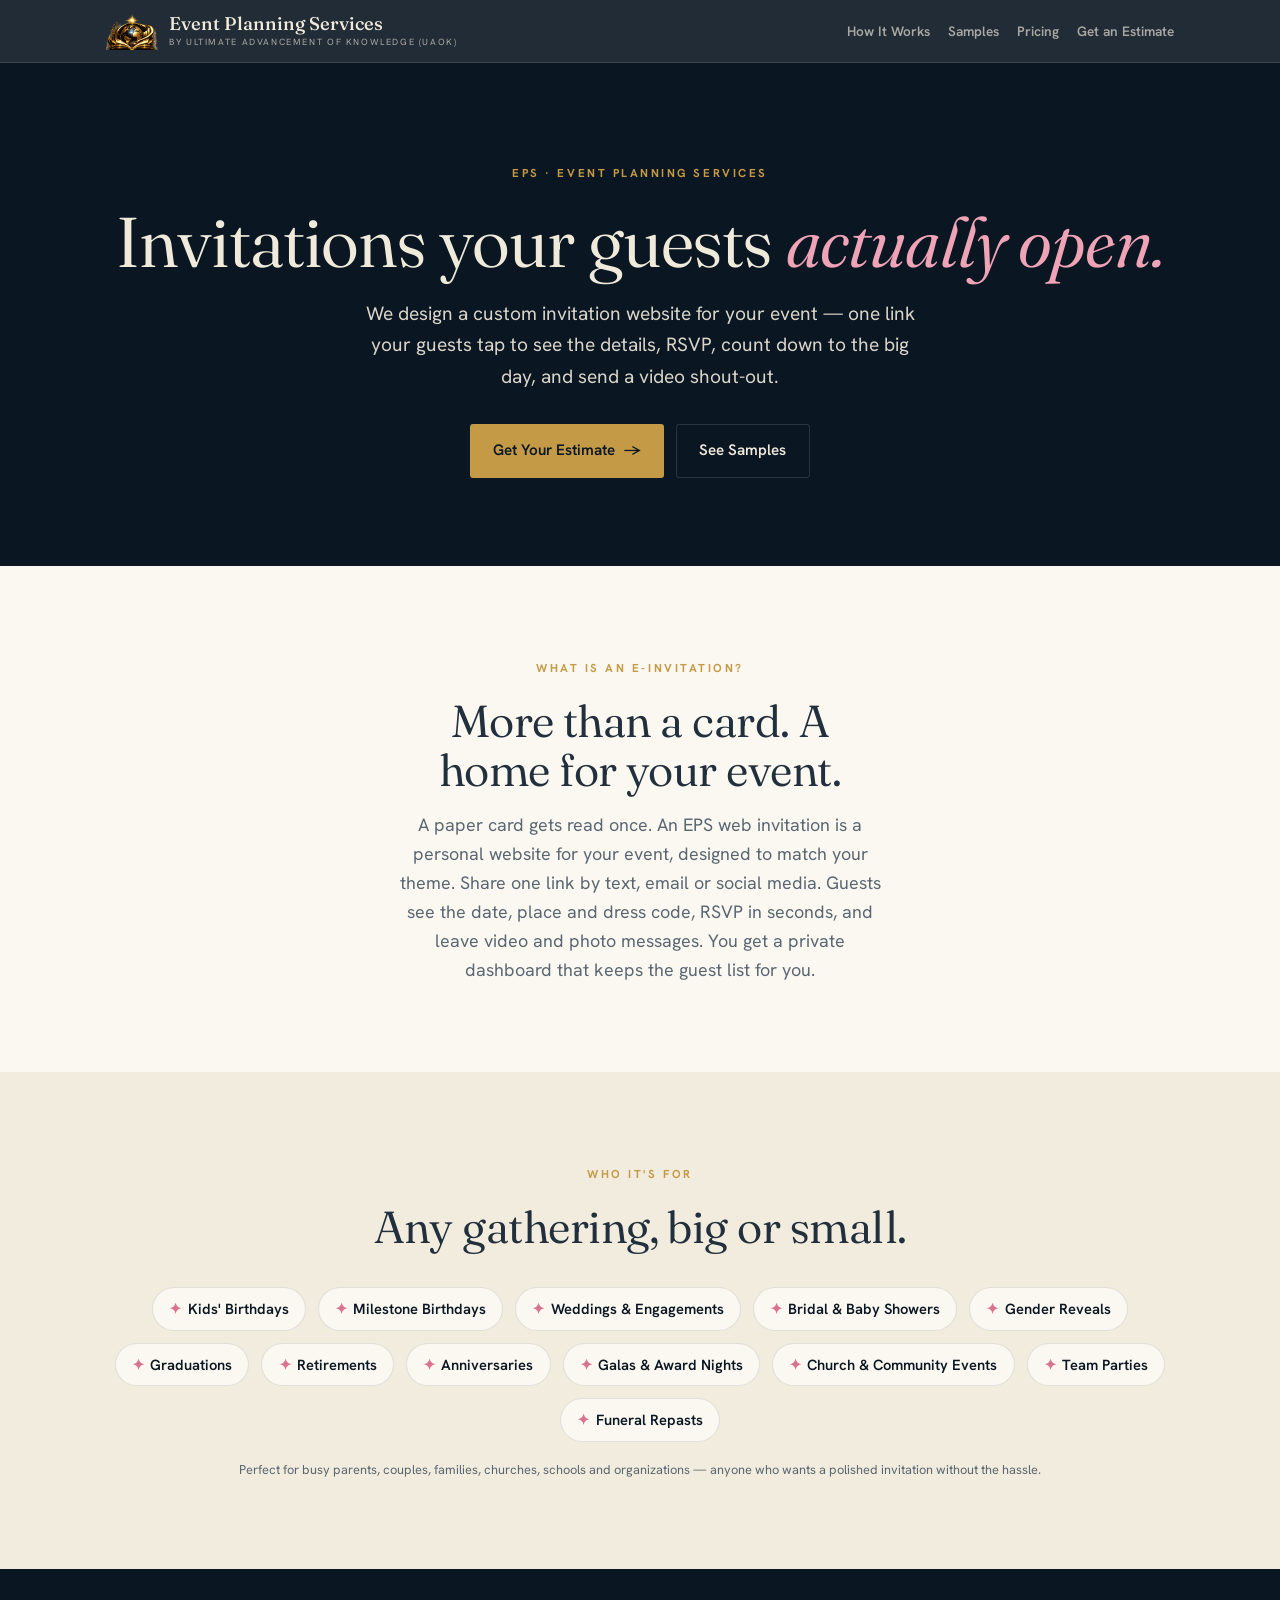
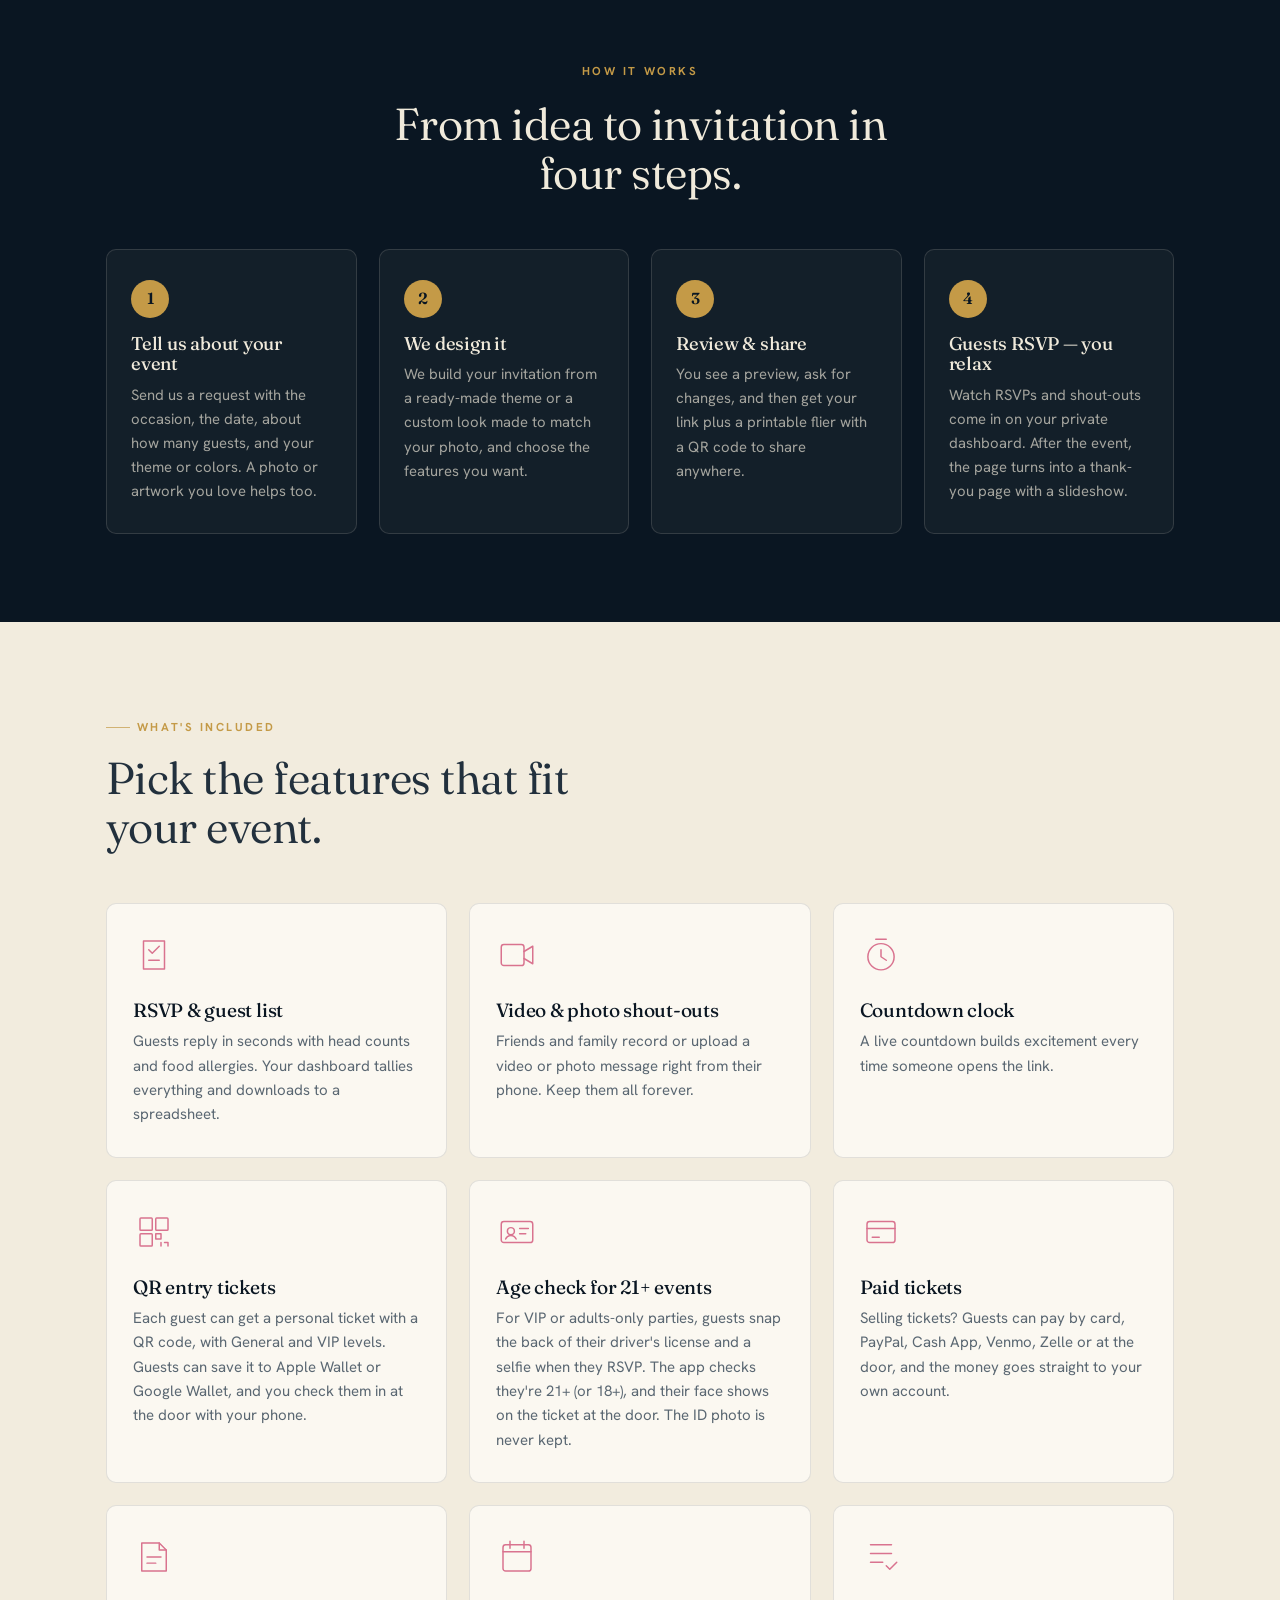
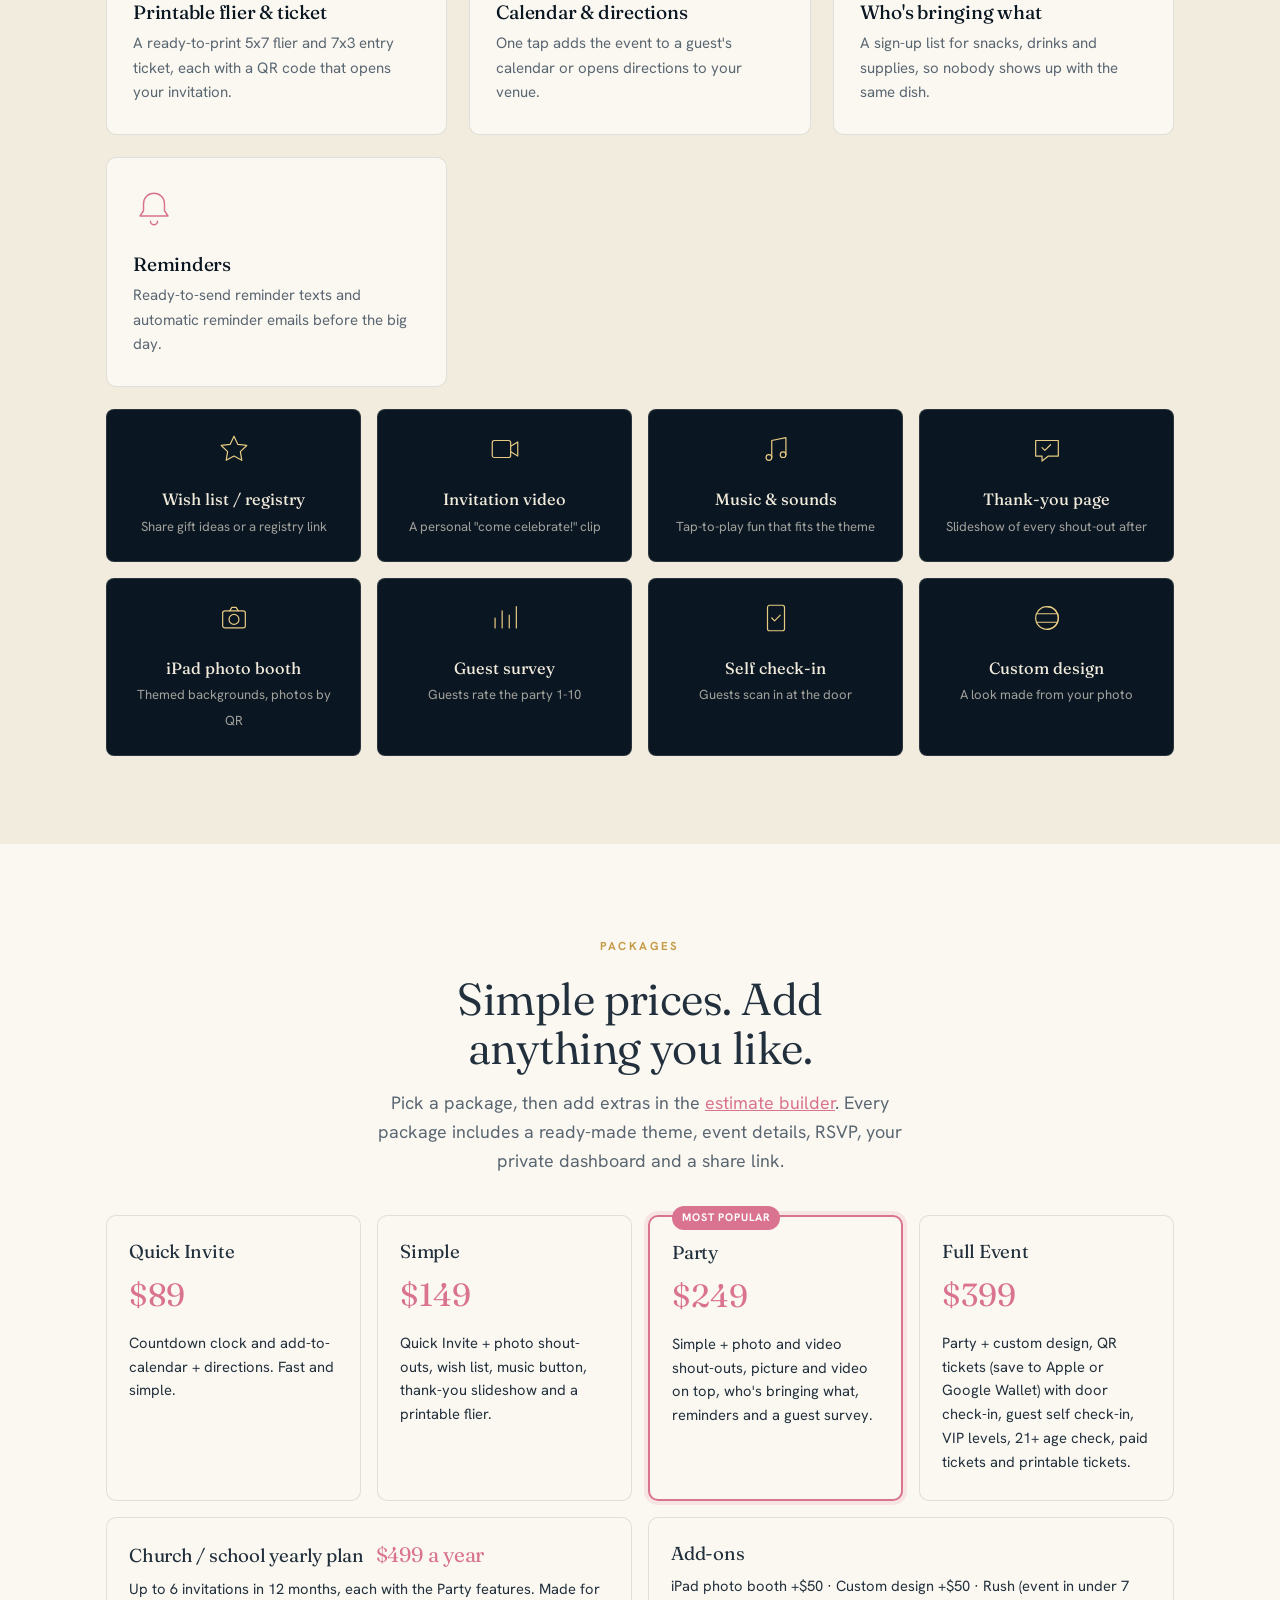
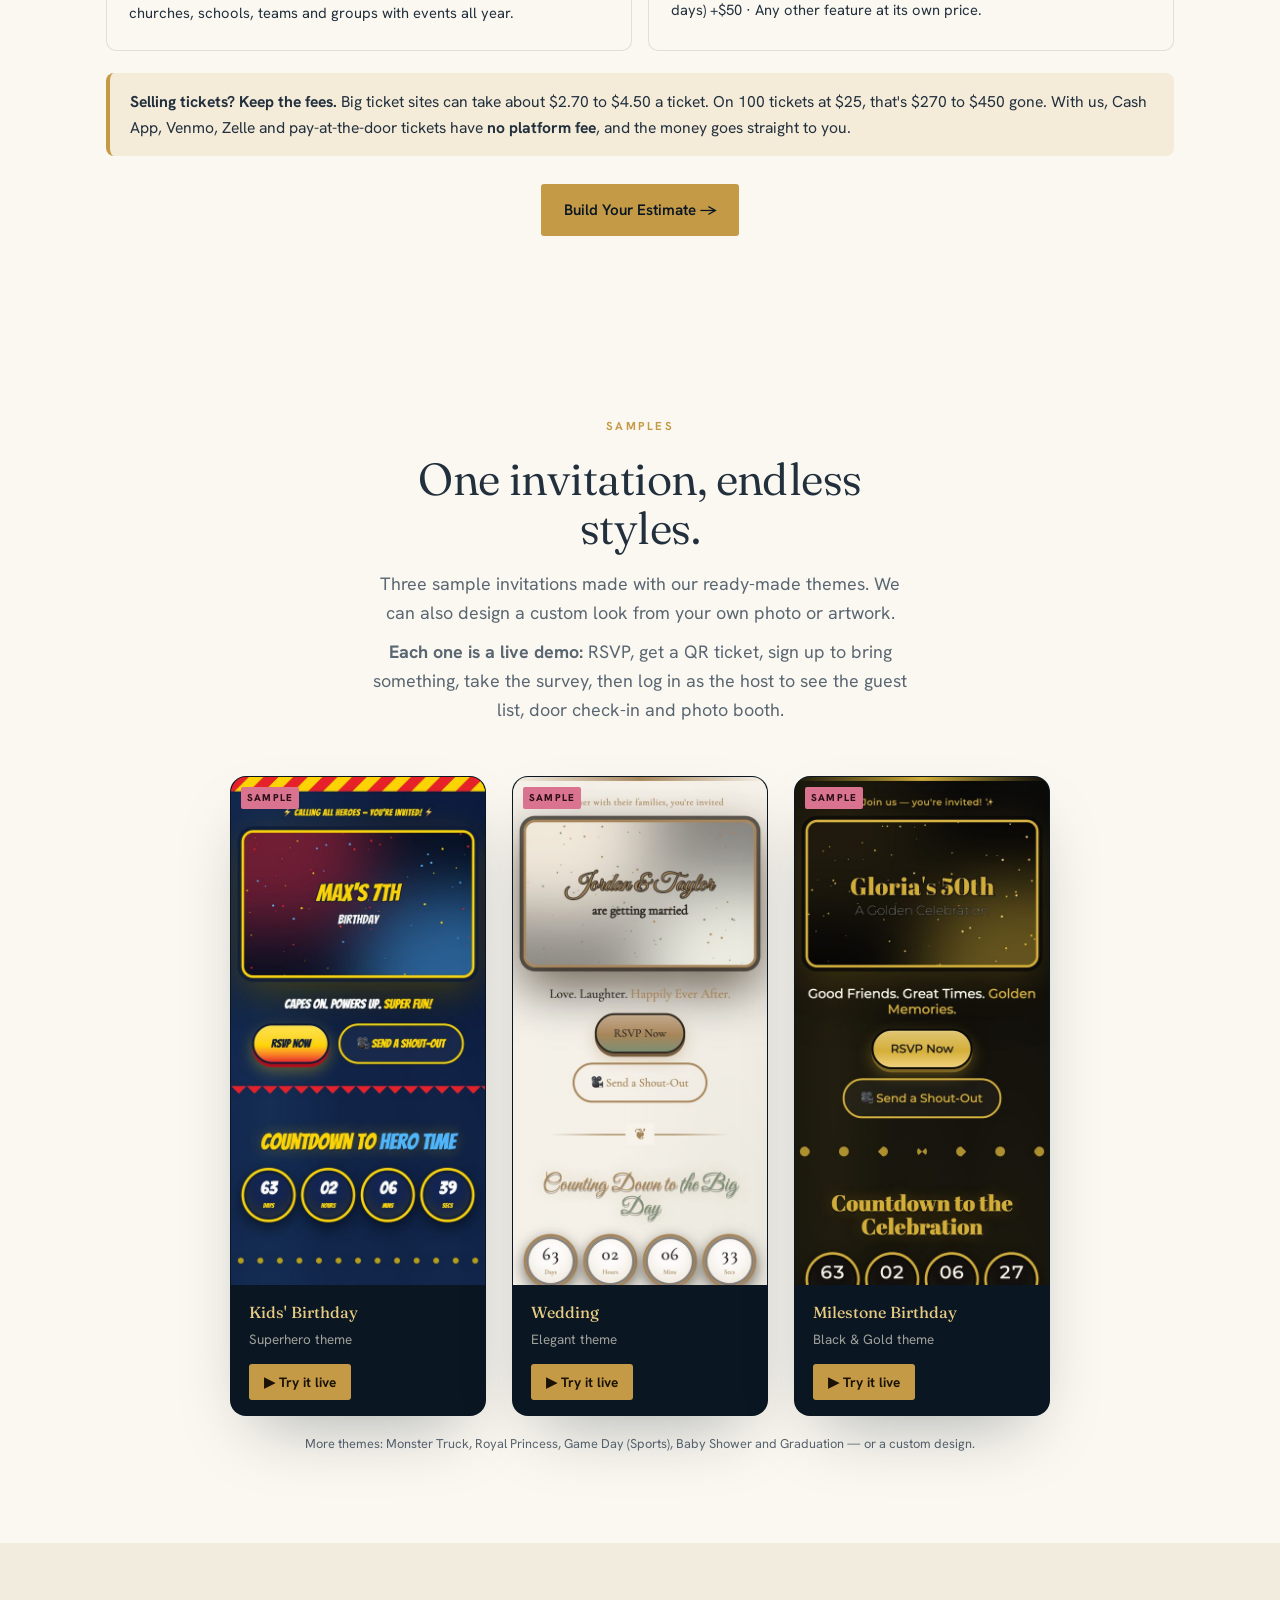
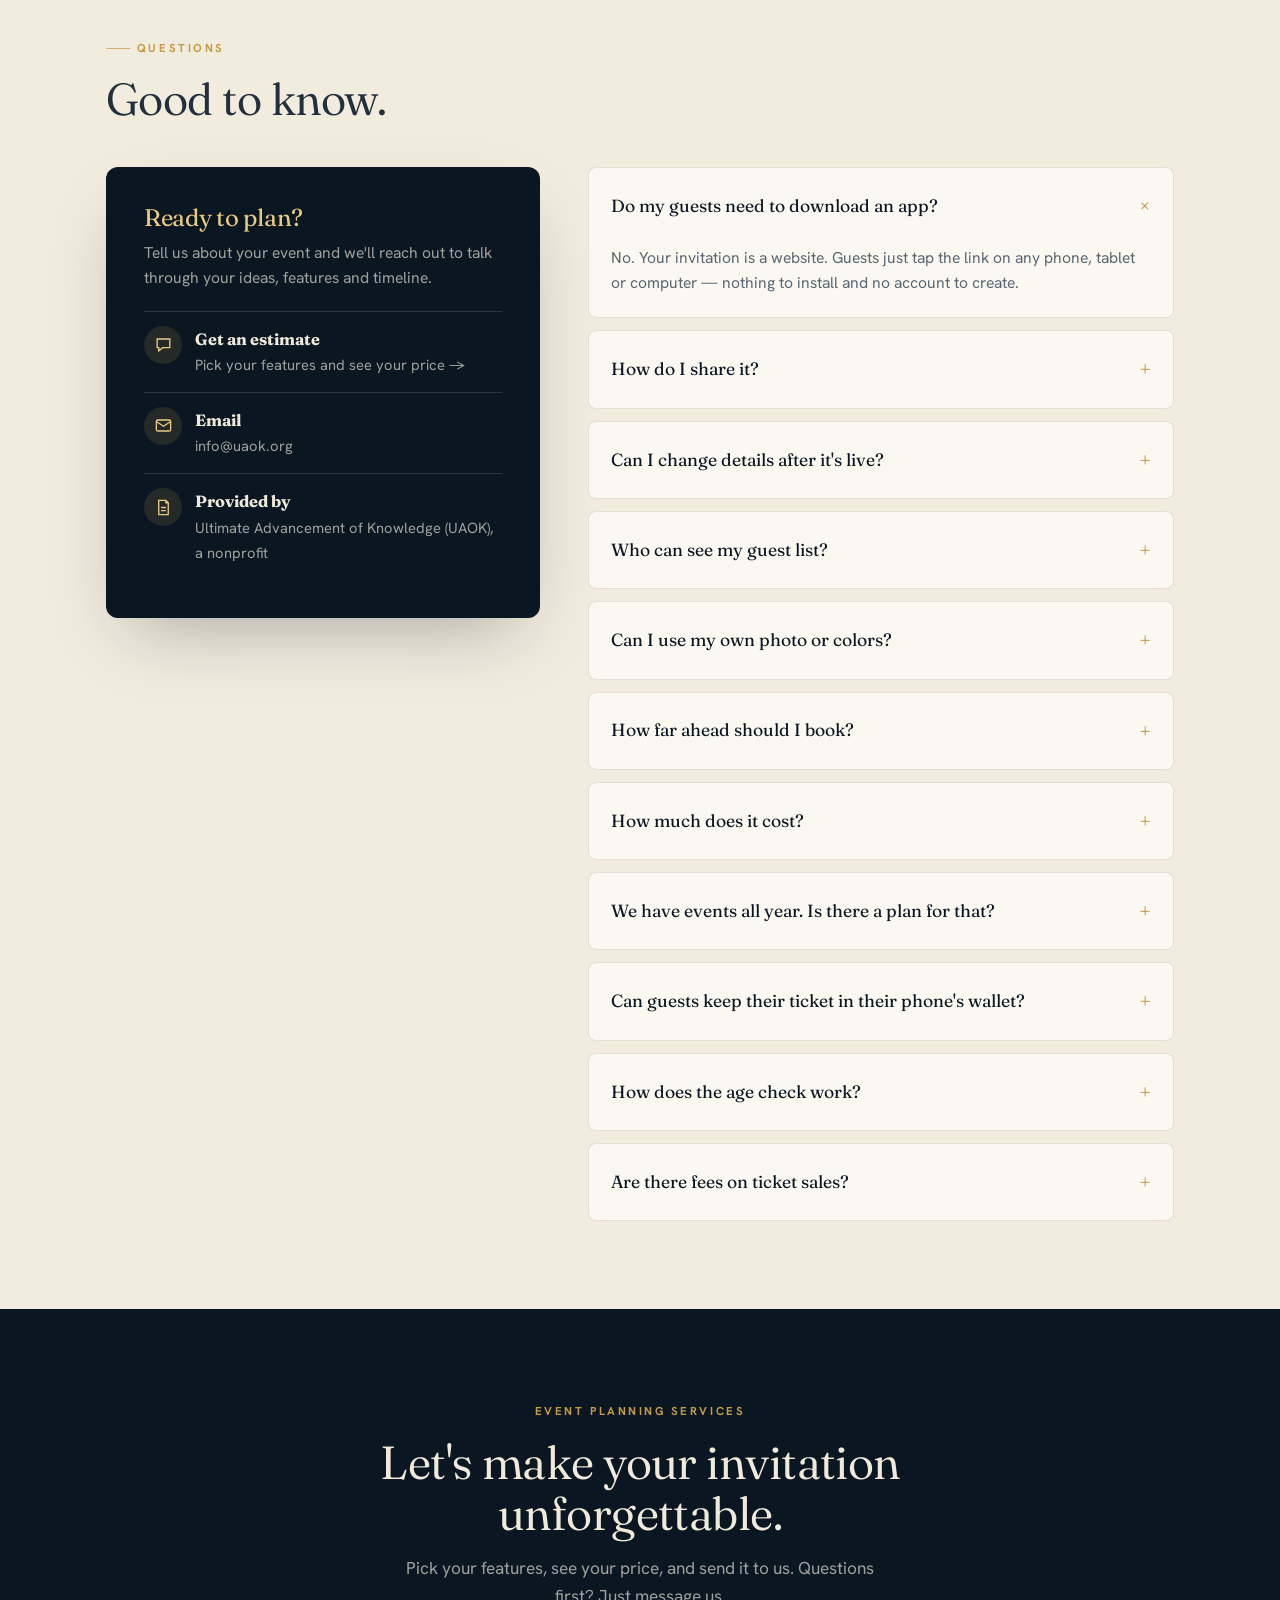
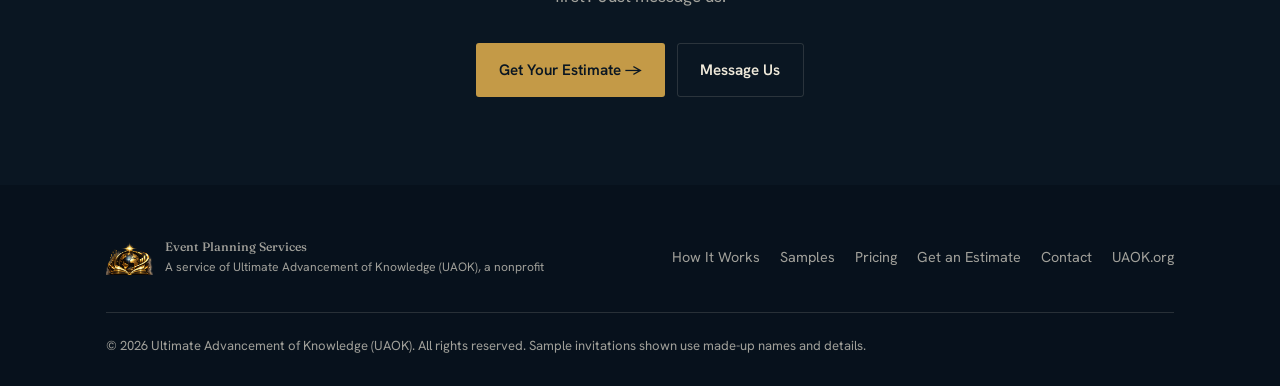
<file: eps.html>
<!DOCTYPE html>
<html lang="en">
<head>
<meta charset="UTF-8" />
<meta name="viewport" content="width=device-width, initial-scale=1" />
<title>Event Planning Services (EPS) — Web Invitations | UAOK</title>
<meta name="description" content="UAOK Event Planning Services (EPS) designs custom web invitations for birthdays, weddings, showers, graduations, retirements and community events — with RSVP, countdown, video shout-outs, QR tickets and printable fliers." />
<link rel="icon" type="image/png" href="favicon.png">
<link rel="apple-touch-icon" href="favicon.png">
<link rel="preconnect" href="https://fonts.googleapis.com">
<link rel="preconnect" href="https://fonts.gstatic.com" crossorigin>
<link href="https://fonts.googleapis.com/css2?family=Fraunces:ital,opsz,wght@0,9..144,300..600;1,9..144,400&family=Hanken+Grotesk:wght@300..800&display=swap" rel="stylesheet">
<style>
:root{
  --ink:#0A1622;--ink-2:#0F2033;--gold:#C49A47;--gold-2:#E7CB83;--gold-soft:rgba(196,154,71,.14);
  --app:#D9738F;--app-2:#EFA3B6;--app-soft:rgba(217,115,143,.14);
  --paper:#FBF8F1;--paper-2:#F2ECDE;--paper-3:#E7DDC9;
  --text:#22303D;--text-soft:#5A6772;--cream:#F0EADB;--cream-mute:rgba(240,234,219,.66);
  --line-d:rgba(240,234,219,.14);--line-l:rgba(10,22,34,.11);
  --shadow:0 30px 70px -26px rgba(10,22,34,.34);--shadow-sm:0 14px 34px -18px rgba(10,22,34,.36);
  --serif:"Fraunces",Georgia,serif;--sans:"Hanken Grotesk",-apple-system,BlinkMacSystemFont,"Segoe UI",sans-serif;--maxw:1120px;
}
*{box-sizing:border-box;margin:0;padding:0}
html{scroll-behavior:smooth}
body{font-family:var(--sans);background:var(--paper);color:var(--text);line-height:1.62;-webkit-font-smoothing:antialiased;overflow-x:hidden}
img{display:block;max-width:100%}a{color:inherit;text-decoration:none}
h1,h2,h3,h4{font-family:var(--serif);font-weight:400;line-height:1.1;letter-spacing:-.012em}
.wrap{max-width:var(--maxw);margin:0 auto;padding:0 26px}
.eyebrow{font-size:.72rem;font-weight:700;letter-spacing:.22em;text-transform:uppercase;color:var(--gold);display:inline-flex;align-items:center;gap:.6em}
.eyebrow::before{content:"";width:24px;height:1px;background:var(--gold);opacity:.7}
.eyebrow.center{justify-content:center}.eyebrow.center::before{display:none}
.btn{display:inline-flex;align-items:center;gap:.6em;font-weight:600;font-size:.95rem;padding:.9em 1.5em;border-radius:3px;transition:.3s cubic-bezier(.2,.7,.3,1)}
.btn--gold{background:var(--gold);color:var(--ink)}.btn--gold:hover{background:var(--gold-2);transform:translateY(-2px)}
.btn--line{border:1px solid var(--line-l);color:var(--ink)}.btn--line:hover{border-color:var(--gold);transform:translateY(-2px)}
.btn--ghost{border:1px solid var(--line-d);color:var(--cream)}.btn--ghost:hover{border-color:var(--gold);color:var(--gold-2)}

/* header */
header{position:sticky;top:0;z-index:50;background:rgba(10,22,34,.9);backdrop-filter:blur(12px);border-bottom:1px solid var(--line-d);color:var(--cream)}
.nav{display:flex;align-items:center;justify-content:space-between;padding-top:12px;padding-bottom:12px}
.brand{display:flex;align-items:center;gap:.7rem}
.brand img{height:38px;width:auto}
.brand .bt{display:flex;flex-direction:column;line-height:1.1}
.brand .bt b{font-family:var(--serif);font-size:1.15rem;font-weight:500}
.brand .bt span{font-size:.56rem;letter-spacing:.18em;text-transform:uppercase;color:var(--cream-mute);margin-top:3px}
.nav-r{display:flex;align-items:center;gap:18px}
.nav-r a{font-size:.85rem;font-weight:600;color:var(--cream-mute);transition:.2s}
.nav-r a:hover{color:var(--gold-2)}
@media(max-width:620px){.nav-r a.hide{display:none}}
.brand .bt b i{font-style:normal}.brand .bt b .sm{display:none}
@media(max-width:520px){.brand .bt b .lg{display:none}.brand .bt b .sm{display:inline}.brand .bt>span{display:none}}

/* hero */
.hero{position:relative;color:var(--cream);overflow:hidden;background:var(--ink)}
.hero-img{position:absolute;inset:0;width:100%;height:100%;object-fit:cover;opacity:.5}
.hero-tint{position:absolute;inset:0;background:linear-gradient(180deg,rgba(10,22,34,.6),rgba(10,22,34,.82) 60%,var(--ink))}
.hero .wrap{position:relative;z-index:2;padding:96px 26px 88px;text-align:center}
.hero h1{font-size:clamp(2.6rem,6vw,4.4rem);font-weight:360;margin:18px 0 0}
.hero h1 em{font-style:italic;color:var(--app-2)}
.hero .sub{color:var(--cream);opacity:.9;font-size:1.2rem;margin:18px auto 0;max-width:52ch}
.badges{display:flex;gap:12px;justify-content:center;flex-wrap:wrap;margin-top:32px}
.badge-store{display:inline-flex;align-items:center;gap:12px;background:#000;border:1px solid rgba(240,234,219,.2);border-radius:8px;padding:.6em 1.15em;color:var(--cream);position:relative}
.badge-store svg{width:26px;height:26px;color:var(--cream)}
.badge-store .bs{display:flex;flex-direction:column;line-height:1.15;text-align:left}
.badge-store .bs small{font-size:.6rem;letter-spacing:.12em;text-transform:uppercase;color:var(--cream-mute)}
.badge-store .bs b{font-size:.98rem;font-weight:600;font-family:var(--serif)}
.badge-store .soon{position:absolute;top:-9px;right:8px;background:var(--app);color:#1a0e06;font-size:.55rem;font-weight:800;letter-spacing:.1em;text-transform:uppercase;padding:.28em .55em;border-radius:2px}

/* sections */
section.band{padding:88px 0}
.band.paper2{background:var(--paper-2)}
.band.ink{background:var(--ink);color:var(--cream)}
.sec-head{max-width:60ch}.sec-head.center{margin:0 auto;text-align:center}
.sec-head h2{font-size:clamp(1.9rem,3.8vw,2.8rem);margin-top:16px;font-weight:360}
.band.ink h2{color:var(--cream)}
.lead{font-size:1.12rem;color:var(--text-soft);max-width:60ch}
.band.ink .lead{color:var(--cream-mute)}
.prose{max-width:68ch}.prose p{margin-bottom:16px;color:var(--text-soft);font-size:1.05rem}.prose p strong{color:var(--ink)}

/* benefits */
.ben-grid{display:grid;grid-template-columns:repeat(3,1fr);gap:22px;margin-top:52px}
.ben{background:var(--paper);border:1px solid var(--line-l);border-radius:10px;padding:30px 26px;transition:.35s;position:relative;overflow:hidden}
.ben::before{content:"";position:absolute;top:0;left:0;right:0;height:3px;background:linear-gradient(90deg,var(--app),var(--app-2));transform:scaleX(0);transform-origin:left;transition:.4s}
.ben:hover{transform:translateY(-5px);box-shadow:var(--shadow-sm)}.ben:hover::before{transform:scaleX(1)}
.ben .bi{width:42px;height:42px;color:var(--app);margin-bottom:16px}
.pk-grid{display:grid;grid-template-columns:repeat(4,1fr);gap:16px;margin-top:40px}
.pk-row{display:grid;grid-template-columns:1fr 1fr;gap:16px;margin-top:16px}
.pk{background:var(--paper);border:1px solid var(--line-l);border-radius:10px;padding:26px 22px;position:relative}
.pk h3{margin:0}.pk p{margin:10px 0 0;font-size:.92rem}
.pk-p{font-family:var(--serif,Georgia,serif);font-size:2rem;color:var(--app);margin-top:6px}
.pk-hot{border:2px solid var(--app);box-shadow:0 0 0 4px var(--app-soft)}
.pk-tag{position:absolute;top:-11px;left:22px;background:var(--app);color:#fff;font-size:.68rem;font-weight:700;letter-spacing:.08em;text-transform:uppercase;border-radius:999px;padding:3px 10px}
.pk-money{margin-top:22px;background:var(--gold-soft);border-left:4px solid var(--gold);border-radius:8px;padding:16px 20px;font-size:.98rem}
@media(max-width:900px){.pk-grid{grid-template-columns:1fr 1fr}.pk-row{grid-template-columns:1fr}}
@media(max-width:600px){.pk-grid{grid-template-columns:1fr}}
.ben h3{font-size:1.2rem;color:var(--ink);margin-bottom:8px;font-family:var(--serif);font-weight:450}
.ben p{font-size:.94rem;color:var(--text-soft)}

/* feature chips row */
.feats{display:grid;grid-template-columns:repeat(4,1fr);gap:16px;margin-top:46px}
.fchip{background:rgba(240,234,219,.04);border:1px solid var(--line-d);border-radius:8px;padding:22px 20px;text-align:center}
.fchip .fi{width:34px;height:34px;color:var(--gold-2);margin:0 auto 12px}
.fchip b{display:block;font-family:var(--serif);font-size:1.02rem;color:var(--cream);font-weight:450}
.fchip span{font-size:.82rem;color:var(--cream-mute)}

/* screenshots */
.shots{display:grid;grid-template-columns:repeat(3,1fr);gap:26px;margin-top:52px;max-width:820px;margin-left:auto;margin-right:auto}
.shot{border-radius:16px;overflow:hidden;border:1px solid var(--line-l);box-shadow:var(--shadow);background:#0A1622}
.shot img{width:100%}
.shot figcaption{padding:15px 18px;background:var(--ink);color:var(--cream)}
.shot figcaption b{display:block;font-family:var(--serif);color:var(--gold-2);font-size:1rem;font-weight:450}
.shot figcaption span{font-size:.84rem;color:var(--cream-mute)}

/* support / faq */
.support-grid{display:grid;grid-template-columns:.85fr 1.15fr;gap:48px;align-items:start}
.support-card{background:var(--ink);color:var(--cream);border-radius:12px;padding:38px;box-shadow:var(--shadow)}
.support-card h3{color:var(--gold-2);font-size:1.5rem;margin-bottom:8px}
.support-card p{color:var(--cream-mute);font-size:.98rem;margin-bottom:20px}
.support-row{display:flex;gap:13px;align-items:flex-start;padding:14px 0;border-top:1px solid var(--line-d)}
.support-row .ic{width:38px;height:38px;border-radius:50%;background:var(--gold-soft);display:flex;align-items:center;justify-content:center;flex:none}
.support-row .ic svg{width:19px;height:19px;color:var(--gold-2)}
.support-row b{display:block;font-family:var(--serif);font-size:1.02rem}
.support-row a,.support-row span{font-size:.92rem;color:var(--cream-mute)}
.support-row a:hover{color:var(--gold-2)}
.faq{display:grid;gap:12px}
.qa{background:var(--paper);border:1px solid var(--line-l);border-radius:8px;padding:0 22px;overflow:hidden}
.qa summary{list-style:none;cursor:pointer;padding:20px 0;font-family:var(--serif);font-size:1.1rem;color:var(--ink);display:flex;justify-content:space-between;align-items:center;gap:16px}
.qa summary::-webkit-details-marker{display:none}
.qa summary::after{content:"+";color:var(--gold);font-size:1.4rem;transition:.3s;flex:none}
.qa[open] summary::after{transform:rotate(45deg)}
.qa p{padding:0 0 22px;color:var(--text-soft);font-size:.98rem;margin:0}

/* cta */
.cta{background:var(--ink);color:var(--cream);text-align:center;padding:88px 0}
.cta h2{font-size:clamp(1.9rem,4vw,2.9rem);font-weight:360;max-width:20ch;margin:14px auto 0}
.cta p{color:var(--cream-mute);max-width:48ch;margin:16px auto 30px;font-size:1.08rem}

/* how it works */
.steps{display:grid;grid-template-columns:repeat(4,1fr);gap:22px;margin-top:52px;counter-reset:st}
.step{position:relative;padding:30px 24px;border-radius:10px;background:rgba(240,234,219,.04);border:1px solid var(--line-d)}
.step::before{counter-increment:st;content:counter(st);display:flex;align-items:center;justify-content:center;width:38px;height:38px;border-radius:50%;background:var(--gold);color:var(--ink);font-family:var(--serif);font-weight:600;margin-bottom:16px}
.step h3{color:var(--cream);font-size:1.15rem;margin-bottom:8px;font-weight:450}
.step p{color:var(--cream-mute);font-size:.93rem}
/* who it's for */
.who{display:flex;flex-wrap:wrap;gap:12px;justify-content:center;margin-top:36px}
.who span{background:var(--paper);border:1px solid var(--line-l);border-radius:999px;padding:.6em 1.1em;font-weight:600;font-size:.92rem;color:var(--ink)}
.who span b{color:var(--app);margin-right:.35em}
.note-s{font-size:.8rem;color:var(--text-soft);text-align:center;margin-top:18px}
.shot .tag{position:absolute;top:10px;left:10px;background:var(--app);color:#2a0f17;font-size:.62rem;font-weight:800;letter-spacing:.12em;text-transform:uppercase;padding:.3em .6em;border-radius:2px}
.shot{position:relative}
.shot .try{display:block;width:fit-content;margin-top:12px;background:var(--gold);color:#1a1205;font-weight:700;font-size:.85rem;padding:.55em 1.1em;border-radius:3px}.shot .try:hover{background:var(--gold-2)}

/* footer */
footer{background:#07111c;color:var(--cream);padding:52px 0 30px}
.fbar{display:flex;justify-content:space-between;align-items:center;gap:20px;flex-wrap:wrap}
.fbar .fl{display:flex;align-items:center;gap:12px}
.fbar .fl img{height:34px}
.fbar .fl b{font-family:var(--serif);font-weight:500}
.fbar .fl span{display:block;font-size:.76rem;color:var(--cream-mute)}
.flinks{display:flex;gap:20px;flex-wrap:wrap}
.flinks a{color:var(--cream-mute);font-size:.9rem}.flinks a:hover{color:var(--gold-2)}
.fbot{margin-top:34px;padding-top:22px;border-top:1px solid var(--line-d);font-size:.82rem;color:var(--cream-mute)}

@media(max-width:900px){.steps{grid-template-columns:1fr 1fr}.ben-grid{grid-template-columns:1fr 1fr}.feats{grid-template-columns:1fr 1fr}.support-grid{grid-template-columns:1fr;gap:32px}}
@media(max-width:600px){.steps,.ben-grid,.feats,.shots{grid-template-columns:1fr}.shots{max-width:340px}}
.blink{animation:blink 1.4s ease-in-out infinite}
@keyframes blink{0%,100%{box-shadow:0 0 0 0 rgba(196,154,71,0);border-color:var(--gold);color:var(--gold-2)}50%{box-shadow:0 0 18px 4px rgba(196,154,71,.55);border-color:var(--gold-2);color:#fff}}
a.blink-link{animation:blinktxt 1.4s ease-in-out infinite}
@keyframes blinktxt{0%,100%{color:var(--gold-2)}50%{color:inherit;opacity:.55}}
@media (prefers-reduced-motion:reduce){.blink,a.blink-link{animation:none}}
</style>
  <script defer src="https://mega-app-production-8fd8.up.railway.app/static/js/uaok-track.js" data-site="uaok.org"></script>
</head>
<body>

<header>
  <div class="wrap nav">
    <a class="brand" href="/">
      <img src="uaok-mark.png" alt="UAOK">
      <span class="bt"><b><i class="lg">Event Planning Services</i><i class="sm">EPS</i></b><span>by Ultimate Advancement of Knowledge (UAOK)</span></span>
    </a>
    <div class="nav-r">
      <a href="#how" class="hide">How It Works</a>
      <a href="#samples" class="hide blink-link">Samples</a>
      <a href="#pricing" class="hide">Pricing</a>
      <a href="eps-estimate.html">Get an Estimate</a>
    </div>
  </div>
</header>

<!-- HERO -->
<section class="hero">
  <div class="wrap">
    <span class="eyebrow center">EPS · Event Planning Services</span>
    <h1>Invitations your guests <em>actually open.</em></h1>
    <p class="sub">We design a custom invitation website for your event — one link your guests tap to see the details, RSVP, count down to the big day, and send a video shout-out.</p>
    <div class="badges">
      <a href="eps-estimate.html" class="btn btn--gold">Get Your Estimate <span class="arw">→</span></a>
      <a href="#samples" class="btn btn--ghost blink">See Samples</a>
    </div>
  </div>
</section>

<!-- OVERVIEW -->
<section class="band">
  <div class="wrap sec-head center">
    <span class="eyebrow center">What Is an E-Invitation?</span>
    <h2>More than a card. A home for your event.</h2>
    <p class="lead" style="margin:16px auto 0">A paper card gets read once. An EPS web invitation is a personal website for your event, designed to match your theme. Share one link by text, email or social media. Guests see the date, place and dress code, RSVP in seconds, and leave video and photo messages. You get a private dashboard that keeps the guest list for you.</p>
  </div>
</section>

<!-- WHO IT'S FOR -->
<section class="band paper2">
  <div class="wrap">
    <div class="sec-head center"><span class="eyebrow center">Who It's For</span><h2>Any gathering, big or small.</h2></div>
    <div class="who">
      <span><b>✦</b>Kids' Birthdays</span><span><b>✦</b>Milestone Birthdays</span><span><b>✦</b>Weddings &amp; Engagements</span>
      <span><b>✦</b>Bridal &amp; Baby Showers</span><span><b>✦</b>Gender Reveals</span><span><b>✦</b>Graduations</span>
      <span><b>✦</b>Retirements</span><span><b>✦</b>Anniversaries</span><span><b>✦</b>Galas &amp; Award Nights</span>
      <span><b>✦</b>Church &amp; Community Events</span><span><b>✦</b>Team Parties</span><span><b>✦</b>Funeral Repasts</span>
    </div>
    <p class="note-s">Perfect for busy parents, couples, families, churches, schools and organizations — anyone who wants a polished invitation without the hassle.</p>
  </div>
</section>

<!-- HOW IT WORKS -->
<section class="band ink" id="how">
  <div class="wrap">
    <div class="sec-head center"><span class="eyebrow center">How It Works</span><h2>From idea to invitation in four steps.</h2></div>
    <div class="steps">
      <div class="step"><h3>Tell us about your event</h3><p>Send us a request with the occasion, the date, about how many guests, and your theme or colors. A photo or artwork you love helps too.</p></div>
      <div class="step"><h3>We design it</h3><p>We build your invitation from a ready-made theme or a custom look made to match your photo, and choose the features you want.</p></div>
      <div class="step"><h3>Review &amp; share</h3><p>You see a preview, ask for changes, and then get your link plus a printable flier with a QR code to share anywhere.</p></div>
      <div class="step"><h3>Guests RSVP — you relax</h3><p>Watch RSVPs and shout-outs come in on your private dashboard. After the event, the page turns into a thank-you page with a slideshow.</p></div>
    </div>
  </div>
</section>

<!-- FEATURES -->
<section class="band paper2" id="features">
  <div class="wrap">
    <div class="sec-head"><span class="eyebrow">What's Included</span><h2>Pick the features that fit your event.</h2></div>
    <div class="ben-grid">
      <div class="ben"><svg class="bi" viewBox="0 0 48 48" fill="none" stroke="currentColor" stroke-width="1.7" stroke-linecap="round" stroke-linejoin="round"><path d="M12 8h24v32H12z"/><path d="M18 18l4 4 8-8M18 30h12"/></svg><h3>RSVP &amp; guest list</h3><p>Guests reply in seconds with head counts and food allergies. Your dashboard tallies everything and downloads to a spreadsheet.</p></div>
      <div class="ben"><svg class="bi" viewBox="0 0 48 48" fill="none" stroke="currentColor" stroke-width="1.7" stroke-linecap="round" stroke-linejoin="round"><rect x="6" y="12" width="26" height="24" rx="3"/><path d="M32 20l10-6v20l-10-6"/></svg><h3>Video &amp; photo shout-outs</h3><p>Friends and family record or upload a video or photo message right from their phone. Keep them all forever.</p></div>
      <div class="ben"><svg class="bi" viewBox="0 0 48 48" fill="none" stroke="currentColor" stroke-width="1.7" stroke-linecap="round" stroke-linejoin="round"><circle cx="24" cy="26" r="15"/><path d="M24 18v8l6 4M18 6h12"/></svg><h3>Countdown clock</h3><p>A live countdown builds excitement every time someone opens the link.</p></div>
      <div class="ben"><svg class="bi" viewBox="0 0 48 48" fill="none" stroke="currentColor" stroke-width="1.7" stroke-linecap="round" stroke-linejoin="round"><rect x="8" y="8" width="14" height="14" rx="1"/><rect x="26" y="8" width="14" height="14" rx="1"/><rect x="8" y="26" width="14" height="14" rx="1"/><path d="M26 26h6v6h-6zM36 36h4v4M32 36v4"/></svg><h3>QR entry tickets</h3><p>Each guest can get a personal ticket with a QR code, with General and VIP levels. Guests can save it to Apple Wallet or Google Wallet, and you check them in at the door with your phone.</p></div>
      <div class="ben"><svg class="bi" viewBox="0 0 48 48" fill="none" stroke="currentColor" stroke-width="1.7" stroke-linecap="round" stroke-linejoin="round"><rect x="6" y="12" width="36" height="24" rx="3"/><circle cx="17" cy="23" r="4"/><path d="M11 32c1.5-3 4-4 6-4s4.5 1 6 4M27 20h10M27 26h7"/></svg><h3>Age check for 21+ events</h3><p>For VIP or adults-only parties, guests snap the back of their driver's license and a selfie when they RSVP. The app checks they're 21+ (or 18+), and their face shows on the ticket at the door. The ID photo is never kept.</p></div>
      <div class="ben"><svg class="bi" viewBox="0 0 48 48" fill="none" stroke="currentColor" stroke-width="1.7" stroke-linecap="round" stroke-linejoin="round"><rect x="8" y="12" width="32" height="24" rx="3"/><path d="M8 20h32M14 30h8"/></svg><h3>Paid tickets</h3><p>Selling tickets? Guests can pay by card, PayPal, Cash App, Venmo, Zelle or at the door, and the money goes straight to your own account.</p></div>
      <div class="ben"><svg class="bi" viewBox="0 0 48 48" fill="none" stroke="currentColor" stroke-width="1.7" stroke-linecap="round" stroke-linejoin="round"><path d="M10 8h20l8 8v24H10z"/><path d="M30 8v8h8M16 24h16M16 31h10"/></svg><h3>Printable flier &amp; ticket</h3><p>A ready-to-print 5x7 flier and 7x3 entry ticket, each with a QR code that opens your invitation.</p></div>
      <div class="ben"><svg class="bi" viewBox="0 0 48 48" fill="none" stroke="currentColor" stroke-width="1.7" stroke-linecap="round" stroke-linejoin="round"><rect x="8" y="10" width="32" height="30" rx="3"/><path d="M8 18h32M16 6v8M32 6v8"/></svg><h3>Calendar &amp; directions</h3><p>One tap adds the event to a guest's calendar or opens directions to your venue.</p></div>
      <div class="ben"><svg class="bi" viewBox="0 0 48 48" fill="none" stroke="currentColor" stroke-width="1.7" stroke-linecap="round" stroke-linejoin="round"><path d="M12 10h24M12 20h24M12 30h14"/><path d="M30 34l4 4 8-8"/></svg><h3>Who's bringing what</h3><p>A sign-up list for snacks, drinks and supplies, so nobody shows up with the same dish.</p></div>
      <div class="ben"><svg class="bi" viewBox="0 0 48 48" fill="none" stroke="currentColor" stroke-width="1.7" stroke-linecap="round" stroke-linejoin="round"><path d="M24 6a12 12 0 0 0-12 12v8l-4 6h32l-4-6v-8A12 12 0 0 0 24 6z"/><path d="M20 38a4 4 0 0 0 8 0"/></svg><h3>Reminders</h3><p>Ready-to-send reminder texts and automatic reminder emails before the big day.</p></div>
    </div>
    <div class="feats" style="margin-top:22px">
      <div class="fchip" style="background:var(--ink)"><svg class="fi" viewBox="0 0 48 48" fill="none" stroke="currentColor" stroke-width="1.7" stroke-linecap="round" stroke-linejoin="round"><path d="M24 6l5.5 11.5L42 19l-9 8.8L35 40 24 34 13 40l2-12.2L6 19l12.5-1.5z"/></svg><b>Wish list / registry</b><span>Share gift ideas or a registry link</span></div>
      <div class="fchip" style="background:var(--ink)"><svg class="fi" viewBox="0 0 48 48" fill="none" stroke="currentColor" stroke-width="1.7" stroke-linecap="round" stroke-linejoin="round"><rect x="6" y="12" width="26" height="24" rx="3"/><path d="M32 20l10-6v20l-10-6"/></svg><b>Invitation video</b><span>A personal "come celebrate!" clip</span></div>
      <div class="fchip" style="background:var(--ink)"><svg class="fi" viewBox="0 0 48 48" fill="none" stroke="currentColor" stroke-width="1.7" stroke-linecap="round" stroke-linejoin="round"><path d="M18 36V12l20-4v24"/><circle cx="14" cy="36" r="4"/><circle cx="34" cy="32" r="4"/></svg><b>Music &amp; sounds</b><span>Tap-to-play fun that fits the theme</span></div>
      <div class="fchip" style="background:var(--ink)"><svg class="fi" viewBox="0 0 48 48" fill="none" stroke="currentColor" stroke-width="1.7" stroke-linecap="round" stroke-linejoin="round"><path d="M8 12h32v22H26l-9 7v-7H8z"/><path d="M17 22l4 4 8-8"/></svg><b>Thank-you page</b><span>Slideshow of every shout-out after</span></div>
      <div class="fchip" style="background:var(--ink)"><svg class="fi" viewBox="0 0 48 48" fill="none" stroke="currentColor" stroke-width="1.7" stroke-linecap="round" stroke-linejoin="round"><rect x="8" y="14" width="32" height="24" rx="3"/><circle cx="24" cy="26" r="7"/><path d="M18 14l3-5h6l3 5"/></svg><b>iPad photo booth</b><span>Themed backgrounds, photos by QR</span></div>
      <div class="fchip" style="background:var(--ink)"><svg class="fi" viewBox="0 0 48 48" fill="none" stroke="currentColor" stroke-width="1.7" stroke-linecap="round" stroke-linejoin="round"><path d="M10 38V24M20 38V14M30 38V20M40 38V8"/></svg><b>Guest survey</b><span>Guests rate the party 1-10</span></div>
      <div class="fchip" style="background:var(--ink)"><svg class="fi" viewBox="0 0 48 48" fill="none" stroke="currentColor" stroke-width="1.7" stroke-linecap="round" stroke-linejoin="round"><rect x="12" y="6" width="24" height="36" rx="3"/><path d="M18 24l4 4 8-8"/></svg><b>Self check-in</b><span>Guests scan in at the door</span></div>
      <div class="fchip" style="background:var(--ink)"><svg class="fi" viewBox="0 0 48 48" fill="none" stroke="currentColor" stroke-width="1.7" stroke-linecap="round" stroke-linejoin="round"><circle cx="24" cy="24" r="16"/><path d="M24 8a16 16 0 0 1 0 32M10 18h28M10 30h28"/></svg><b>Custom design</b><span>A look made from your photo</span></div>
    </div>
  </div>
</section>

<!-- PACKAGES -->
<section class="band" id="pricing">
  <div class="wrap">
    <div class="sec-head center"><span class="eyebrow center">Packages</span><h2>Simple prices. Add anything you like.</h2>
      <p class="lead" style="margin:16px auto 0">Pick a package, then add extras in the <a href="eps-estimate.html" style="color:var(--app);text-decoration:underline">estimate builder</a>. Every package includes a ready-made theme, event details, RSVP, your private dashboard and a share link.</p></div>
    <div class="pk-grid">
      <div class="pk"><h3>Quick Invite</h3><div class="pk-p">$89</div><p>Countdown clock and add-to-calendar + directions. Fast and simple.</p></div>
      <div class="pk"><h3>Simple</h3><div class="pk-p">$149</div><p>Quick Invite + photo shout-outs, wish list, music button, thank-you slideshow and a printable flier.</p></div>
      <div class="pk pk-hot"><span class="pk-tag">Most popular</span><h3>Party</h3><div class="pk-p">$249</div><p>Simple + photo and video shout-outs, picture and video on top, who's bringing what, reminders and a guest survey.</p></div>
      <div class="pk"><h3>Full Event</h3><div class="pk-p">$399</div><p>Party + custom design, QR tickets (save to Apple or Google Wallet) with door check-in, guest self check-in, VIP levels, 21+ age check, paid tickets and printable tickets.</p></div>
    </div>
    <div class="pk-row">
      <div class="pk pk-wide"><h3>Church / school yearly plan <span class="pk-p" style="display:inline;font-size:1.3rem;margin-left:8px">$499 a year</span></h3><p>Up to 6 invitations in 12 months, each with the Party features. Made for churches, schools, teams and groups with events all year.</p></div>
      <div class="pk pk-wide"><h3>Add-ons</h3><p>iPad photo booth +$50 · Custom design +$50 · Rush (event in under 7 days) +$50 · Any other feature at its own price.</p></div>
    </div>
    <div class="pk-money"><b>Selling tickets? Keep the fees.</b> Big ticket sites can take about $2.70 to $4.50 a ticket. On 100 tickets at $25, that's $270 to $450 gone. With us, Cash App, Venmo, Zelle and pay-at-the-door tickets have <b>no platform fee</b>, and the money goes straight to you.</div>
    <div style="text-align:center;margin-top:28px"><a href="eps-estimate.html" class="btn btn--gold">Build Your Estimate →</a></div>
  </div>
</section>

<!-- SAMPLES -->
<section class="band" id="samples">
  <div class="wrap">
    <div class="sec-head center"><span class="eyebrow center">Samples</span><h2>One invitation, endless styles.</h2>
      <p class="lead" style="margin:16px auto 0">Three sample invitations made with our ready-made themes. We can also design a custom look from your own photo or artwork.</p>
      <p class="lead" style="margin:10px auto 0"><b>Each one is a live demo:</b> RSVP, get a QR ticket, sign up to bring something, take the survey, then log in as the host to see the guest list, door check-in and photo booth.</p></div>
    <div class="shots">
      <figure class="shot"><span class="tag">Sample</span><a href="https://superhero-production-2efe2ae3.up.railway.app" target="_blank" rel="noopener" aria-label="Open the live demo"><img src="eps-sample-superhero.jpg" alt="Sample superhero-themed kids' birthday invitation on a phone, with a countdown and event details" loading="lazy"></a><figcaption><b>Kids' Birthday</b><span>Superhero theme</span><a class="try" href="https://superhero-production-2efe2ae3.up.railway.app" target="_blank" rel="noopener">▶ Try it live</a></figcaption></figure>
      <figure class="shot"><span class="tag">Sample</span><a href="https://wedding-production-d09aaca4.up.railway.app" target="_blank" rel="noopener" aria-label="Open the live demo"><img src="eps-sample-elegant.jpg" alt="Sample elegant cream and gold wedding invitation on a phone, with a countdown and event details" loading="lazy"></a><figcaption><b>Wedding</b><span>Elegant theme</span><a class="try" href="https://wedding-production-d09aaca4.up.railway.app" target="_blank" rel="noopener">▶ Try it live</a></figcaption></figure>
      <figure class="shot"><span class="tag">Sample</span><a href="https://milestone-production.up.railway.app" target="_blank" rel="noopener" aria-label="Open the live demo"><img src="eps-sample-milestone.jpg" alt="Sample black and gold 50th birthday invitation on a phone, with a countdown and event details" loading="lazy"></a><figcaption><b>Milestone Birthday</b><span>Black &amp; Gold theme</span><a class="try" href="https://milestone-production.up.railway.app" target="_blank" rel="noopener">▶ Try it live</a></figcaption></figure>
    </div>
    <p class="note-s">More themes: Monster Truck, Royal Princess, Game Day (Sports), Baby Shower and Graduation — or a custom design.</p>
  </div>
</section>

<!-- FAQ -->
<section class="band paper2" id="faq">
  <div class="wrap">
    <div class="sec-head" style="margin-bottom:44px"><span class="eyebrow">Questions</span><h2>Good to know.</h2></div>
    <div class="support-grid">
      <div class="support-card">
        <h3>Ready to plan?</h3>
        <p>Tell us about your event and we'll reach out to talk through your ideas, features and timeline.</p>
        <div class="support-row"><span class="ic"><svg viewBox="0 0 24 24" fill="none" stroke="currentColor" stroke-width="1.7"><path d="M4 5h16v11H11l-5 4v-4H4z"/></svg></span><div><b>Get an estimate</b><a href="eps-estimate.html">Pick your features and see your price →</a></div></div>
        <div class="support-row"><span class="ic"><svg viewBox="0 0 24 24" fill="none" stroke="currentColor" stroke-width="1.7"><rect x="3" y="5" width="18" height="14" rx="2"/><path d="M3 7l9 6 9-6"/></svg></span><div><b>Email</b><a href="mailto:info@uaok.org?subject=Event%20Planning%20Services">info@uaok.org</a></div></div>
        <div class="support-row"><span class="ic"><svg viewBox="0 0 24 24" fill="none" stroke="currentColor" stroke-width="1.7"><path d="M6 3h9l3 3v15H6z"/><path d="M15 3v3h3M9 12h6M9 16h6"/></svg></span><div><b>Provided by</b><span>Ultimate Advancement of Knowledge (UAOK), a nonprofit</span></div></div>
      </div>
      <div class="faq">
        <details class="qa" open><summary>Do my guests need to download an app?</summary><p>No. Your invitation is a website. Guests just tap the link on any phone, tablet or computer — nothing to install and no account to create.</p></details>
        <details class="qa"><summary>How do I share it?</summary><p>You get one link to send by text, email, group chat or social media, plus a printable flier with a QR code for anyone who prefers paper.</p></details>
        <details class="qa"><summary>Can I change details after it's live?</summary><p>Yes. From your private dashboard you can update the date, time, place and notes, swap the top photo, upload an invitation video, and show or hide sections — no tech skills needed.</p></details>
        <details class="qa"><summary>Who can see my guest list?</summary><p>Only you. Your dashboard is password-protected. Guests see only the invitation and the shout-outs, never other guests' contact details.</p></details>
        <details class="qa"><summary>Can I use my own photo or colors?</summary><p>Absolutely. Choose one of our ready-made themes, or send us a photo or artwork and we'll design a custom look with matching colors and fonts.</p></details>
        <details class="qa"><summary>How far ahead should I book?</summary><p>The earlier the better, so guests have time to RSVP. Reach out as soon as you have a date in mind and we'll work with your timeline.</p></details>
        <details class="qa"><summary>How much does it cost?</summary><p>Packages start at $89 (Quick Invite), then $149 (Simple), $249 (Party) and $399 (Full Event). Add any extra you like. Use our <a href="eps-estimate.html" style="color:var(--app);text-decoration:underline">estimate builder</a> to see your price as you pick, then send it to us. We confirm the final price before any work starts.</p></details>
        <details class="qa"><summary>We have events all year. Is there a plan for that?</summary><p>Yes. The Church / School yearly plan is $499 a year for up to 6 invitations, each with the Party features. Pick it in the estimate builder, and we'll set up each invitation when you're ready.</p></details>
        <details class="qa"><summary>Can guests keep their ticket in their phone's wallet?</summary><p>Yes. With QR tickets, each ticket has an "Add to Apple Wallet" button on iPhone and an "Add to Google Wallet" button on Android. It shows your event, the date, the guest's name, General or VIP, and the QR code, so guests just open their wallet at the door.</p></details>
        <details class="qa"><summary>How does the age check work?</summary><p>You turn it on for VIPs only or for everyone, and pick 21+ or 18+. When guests RSVP, they take a photo of the back of their driver's license. The app reads the barcode, checks their age and that the name matches, then takes a selfie. At the door, your check-in screen shows their face and a green "ID checked" badge. Their birthday, address and license number are never saved, only the yes.</p></details>
        <details class="qa"><summary>Are there fees on ticket sales?</summary><p>Not from us. Cash App, Venmo, Zelle and pay-at-the-door tickets have no platform fee. If guests pay by card, the card company's normal fee (about 2.9% + 30¢) comes out of your own Stripe or PayPal account.</p></details>
      </div>
    </div>
  </div>
</section>

<!-- CTA -->
<section class="cta">
  <div class="wrap">
    <span class="eyebrow center">Event Planning Services</span>
    <h2>Let's make your invitation unforgettable.</h2>
    <p>Pick your features, see your price, and send it to us. Questions first? Just message us.</p>
    <div class="badges"><a href="eps-estimate.html" class="btn btn--gold">Get Your Estimate →</a><a href="/?topic=eps#contact" class="btn btn--ghost">Message Us</a></div>
  </div>
</section>

<footer>
  <div class="wrap">
    <div class="fbar">
      <a class="fl" href="/">
        <img src="uaok-mark.png" alt="UAOK">
        <span><b>Event Planning Services</b><span>A service of Ultimate Advancement of Knowledge (UAOK), a nonprofit</span></span>
      </a>
      <div class="flinks">
        <a href="#how">How It Works</a>
        <a href="#samples">Samples</a>
        <a href="#pricing">Pricing</a>
        <a href="eps-estimate.html">Get an Estimate</a>
        <a href="/?topic=eps#contact">Contact</a>
        <a href="/">UAOK.org</a>
      </div>
    </div>
    <div class="fbot">© 2026 Ultimate Advancement of Knowledge (UAOK). All rights reserved. Sample invitations shown use made-up names and details.</div>
  </div>
</footer>

</body>
</html>
</file>
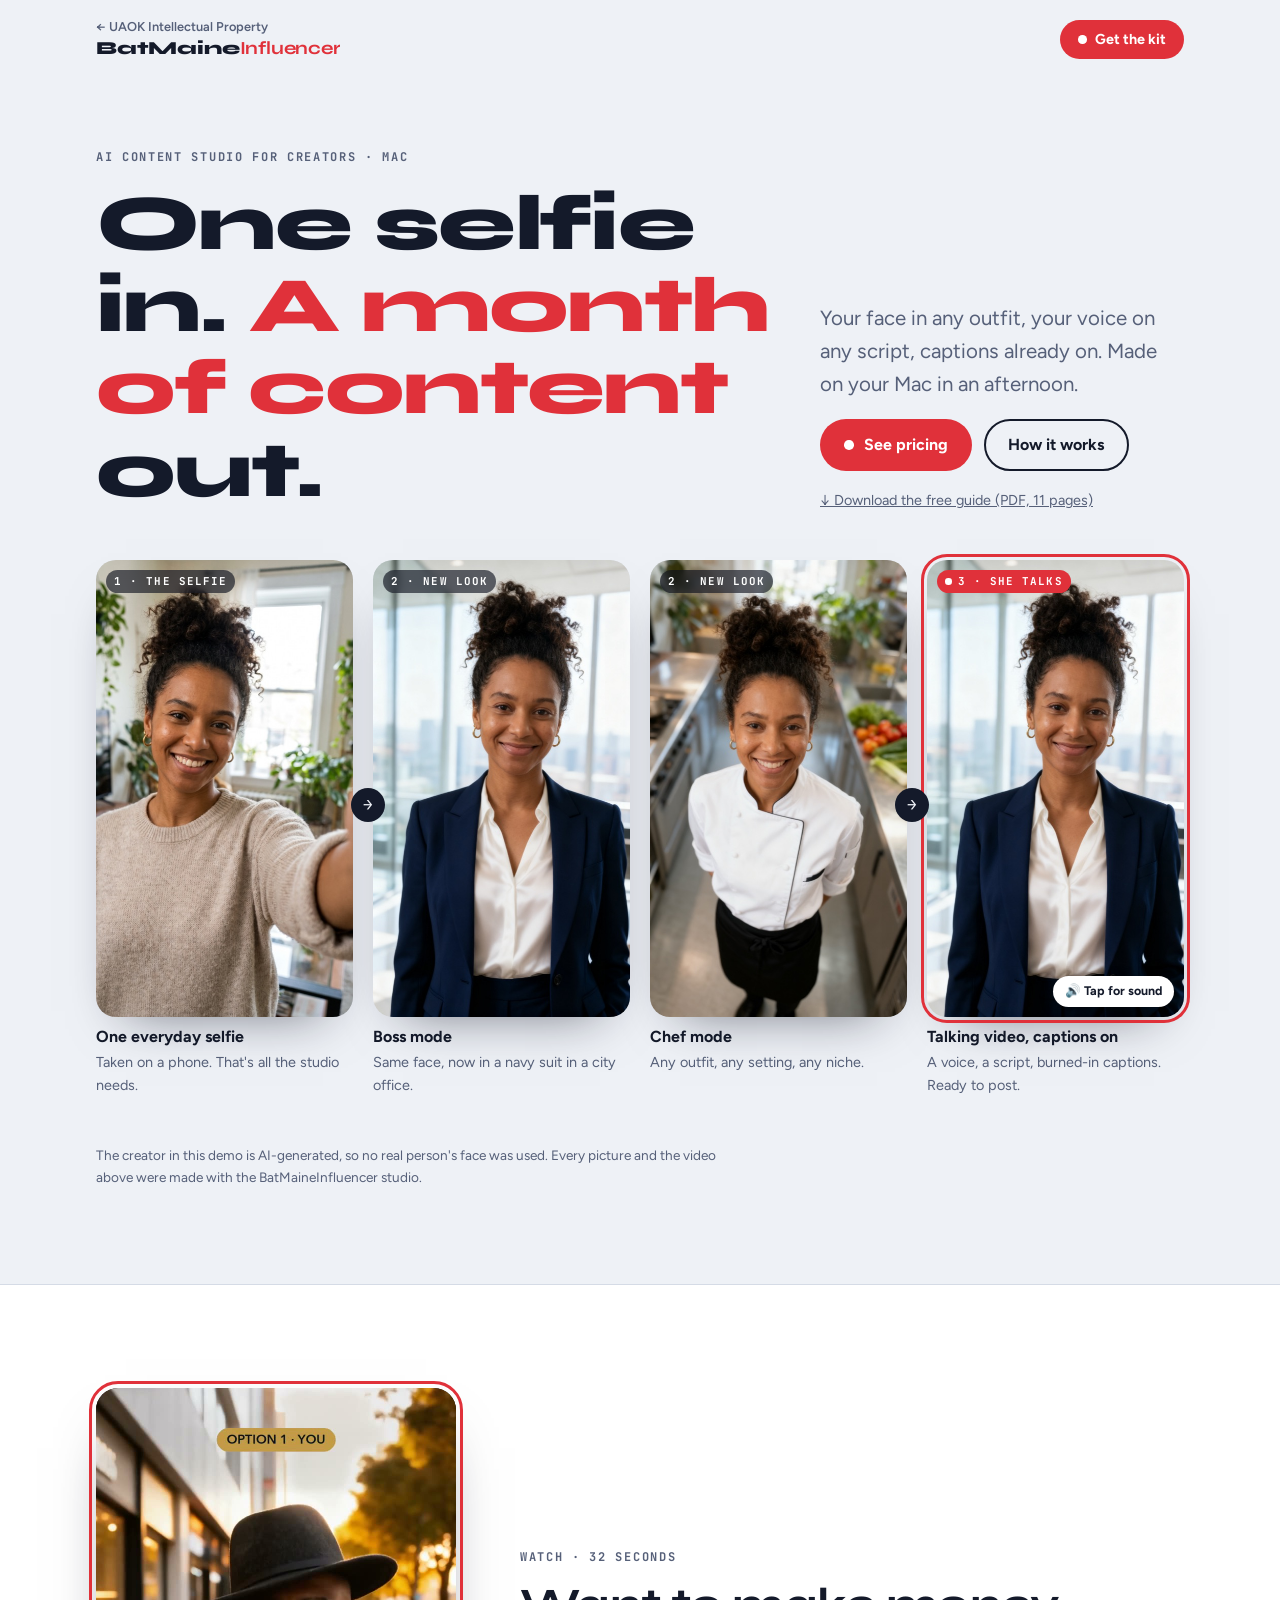
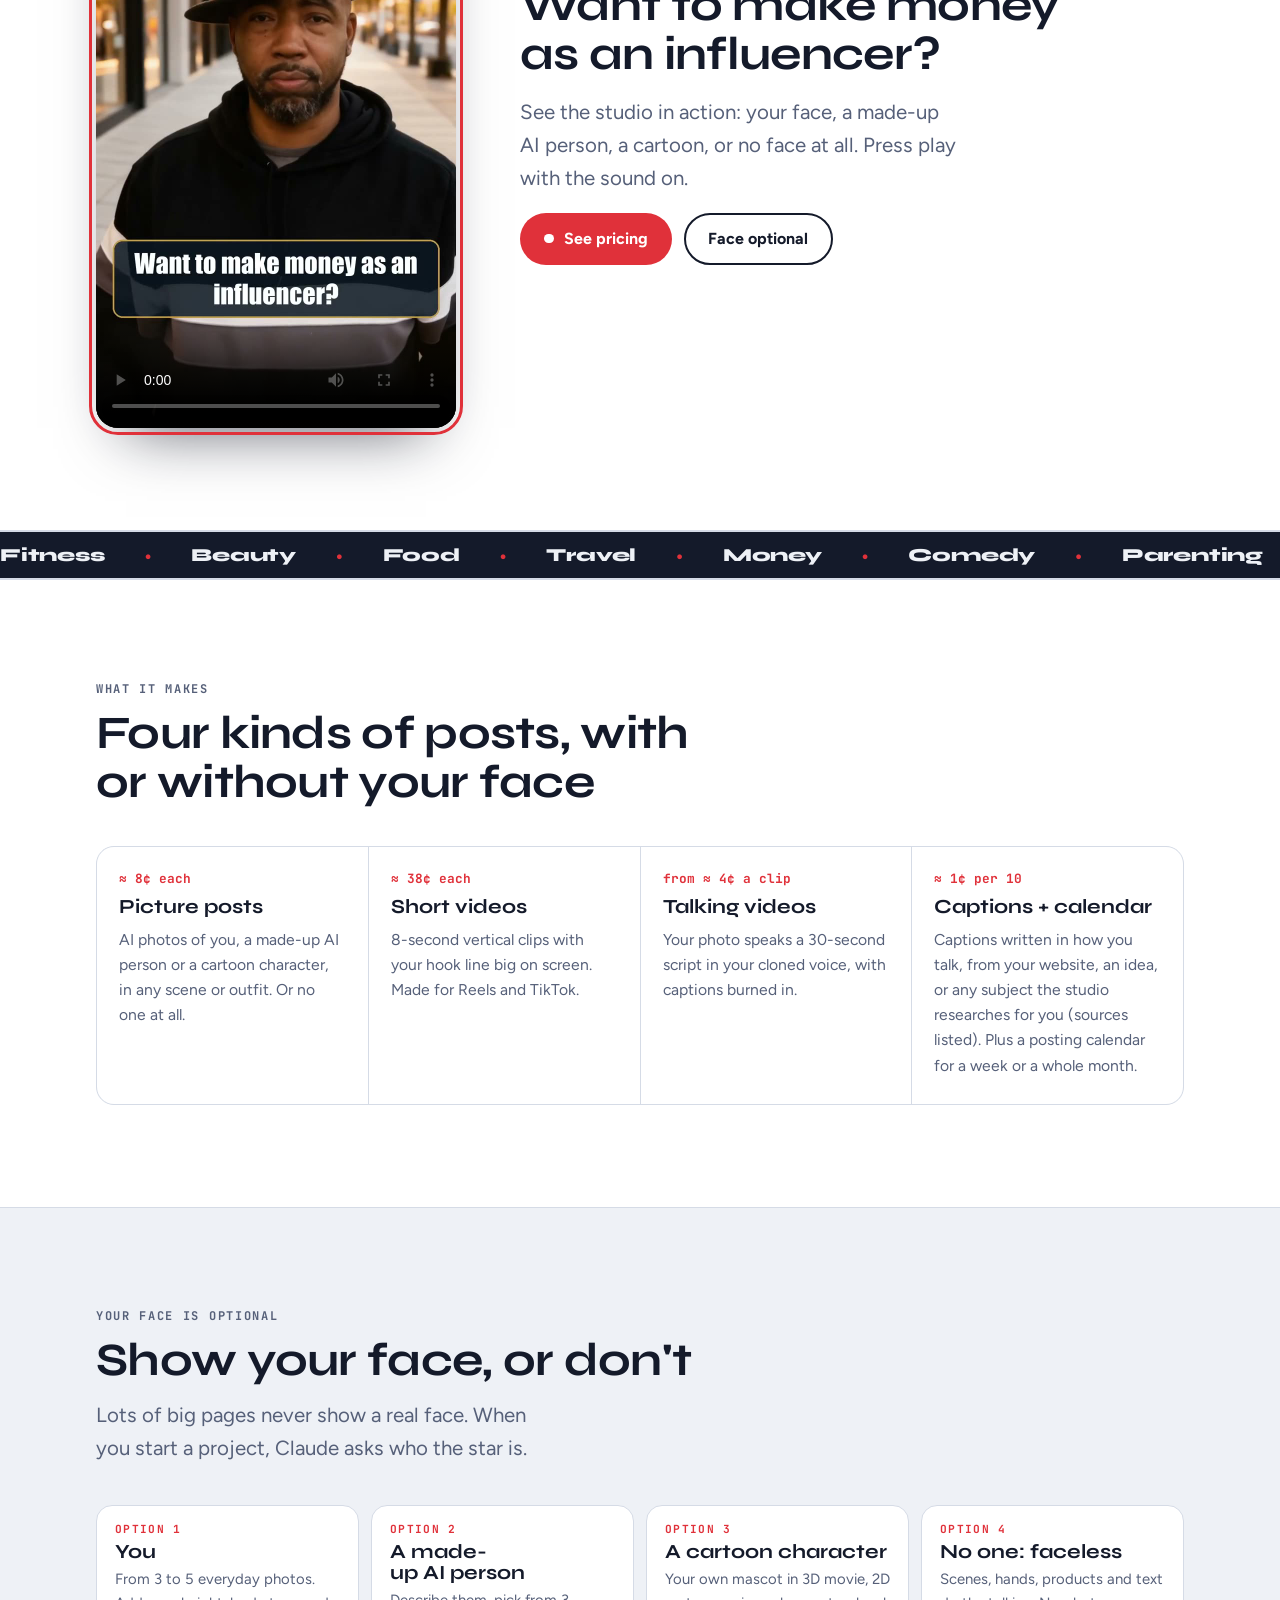
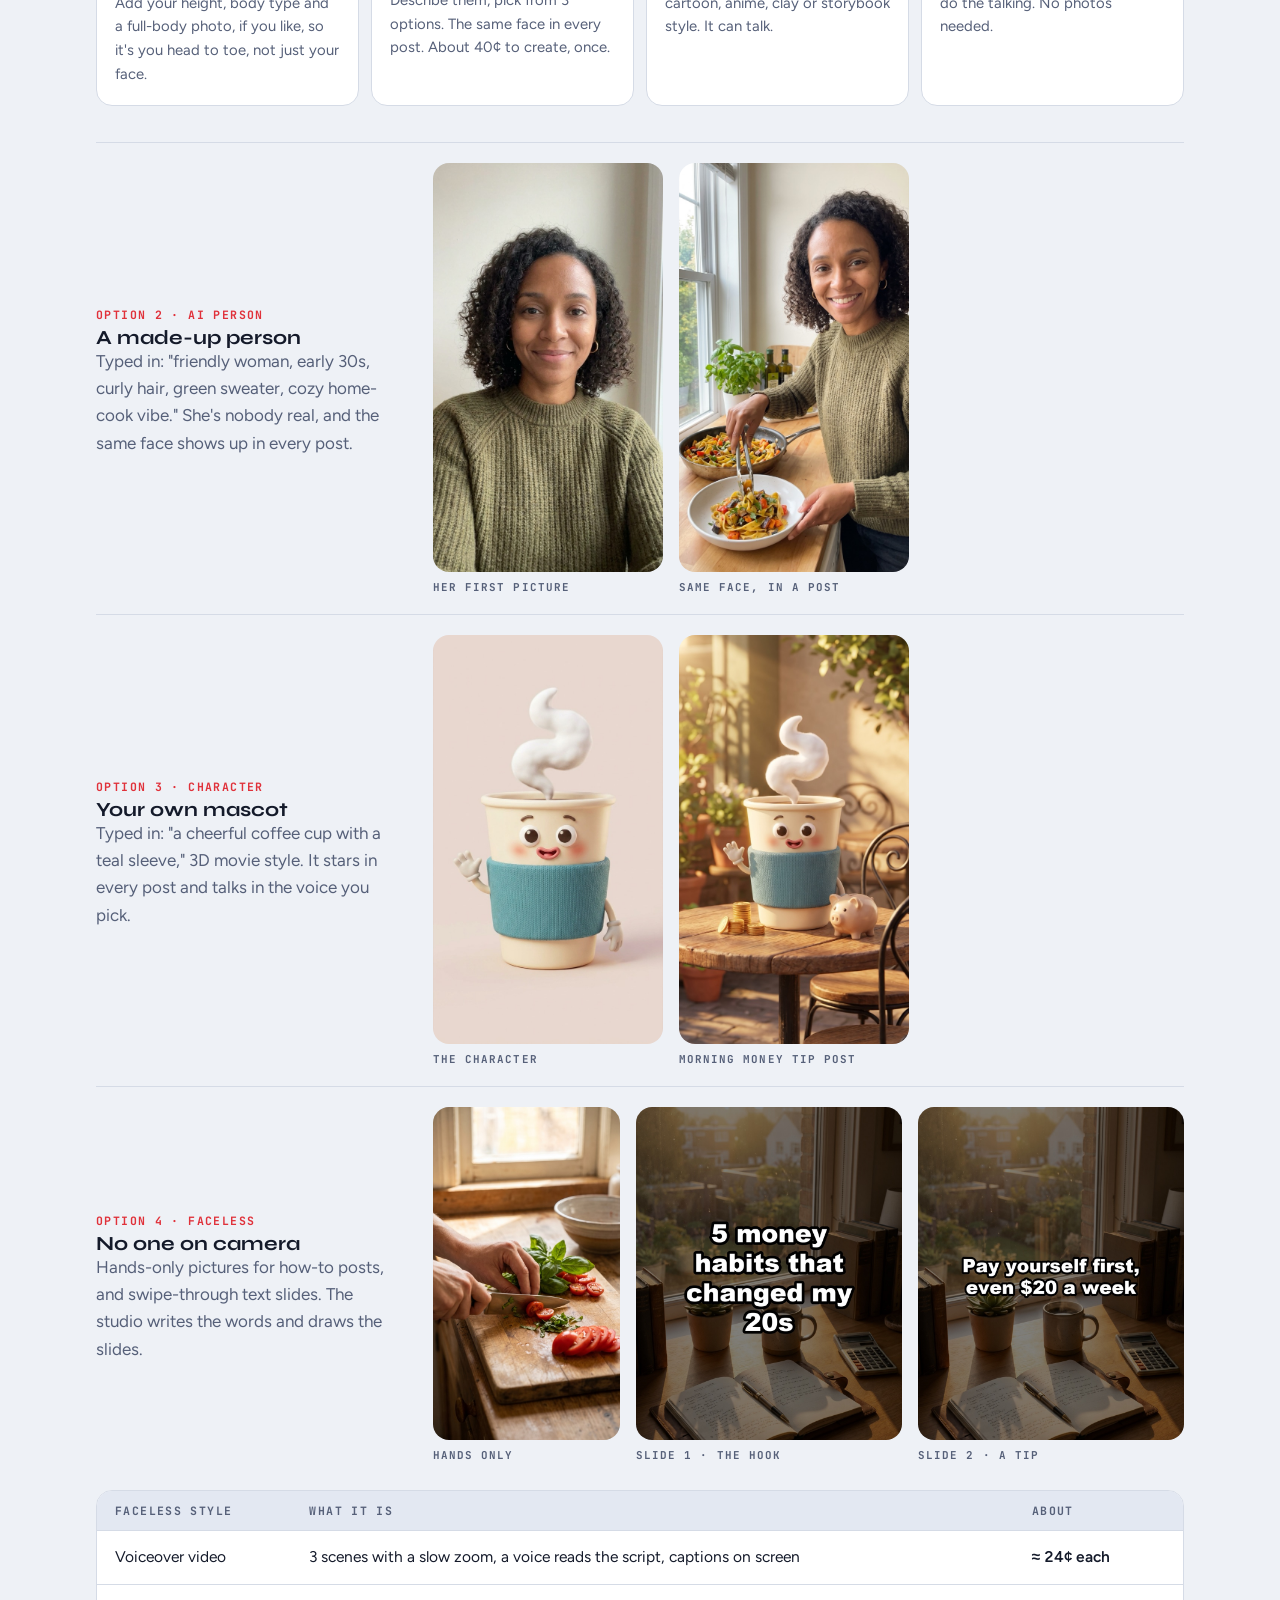
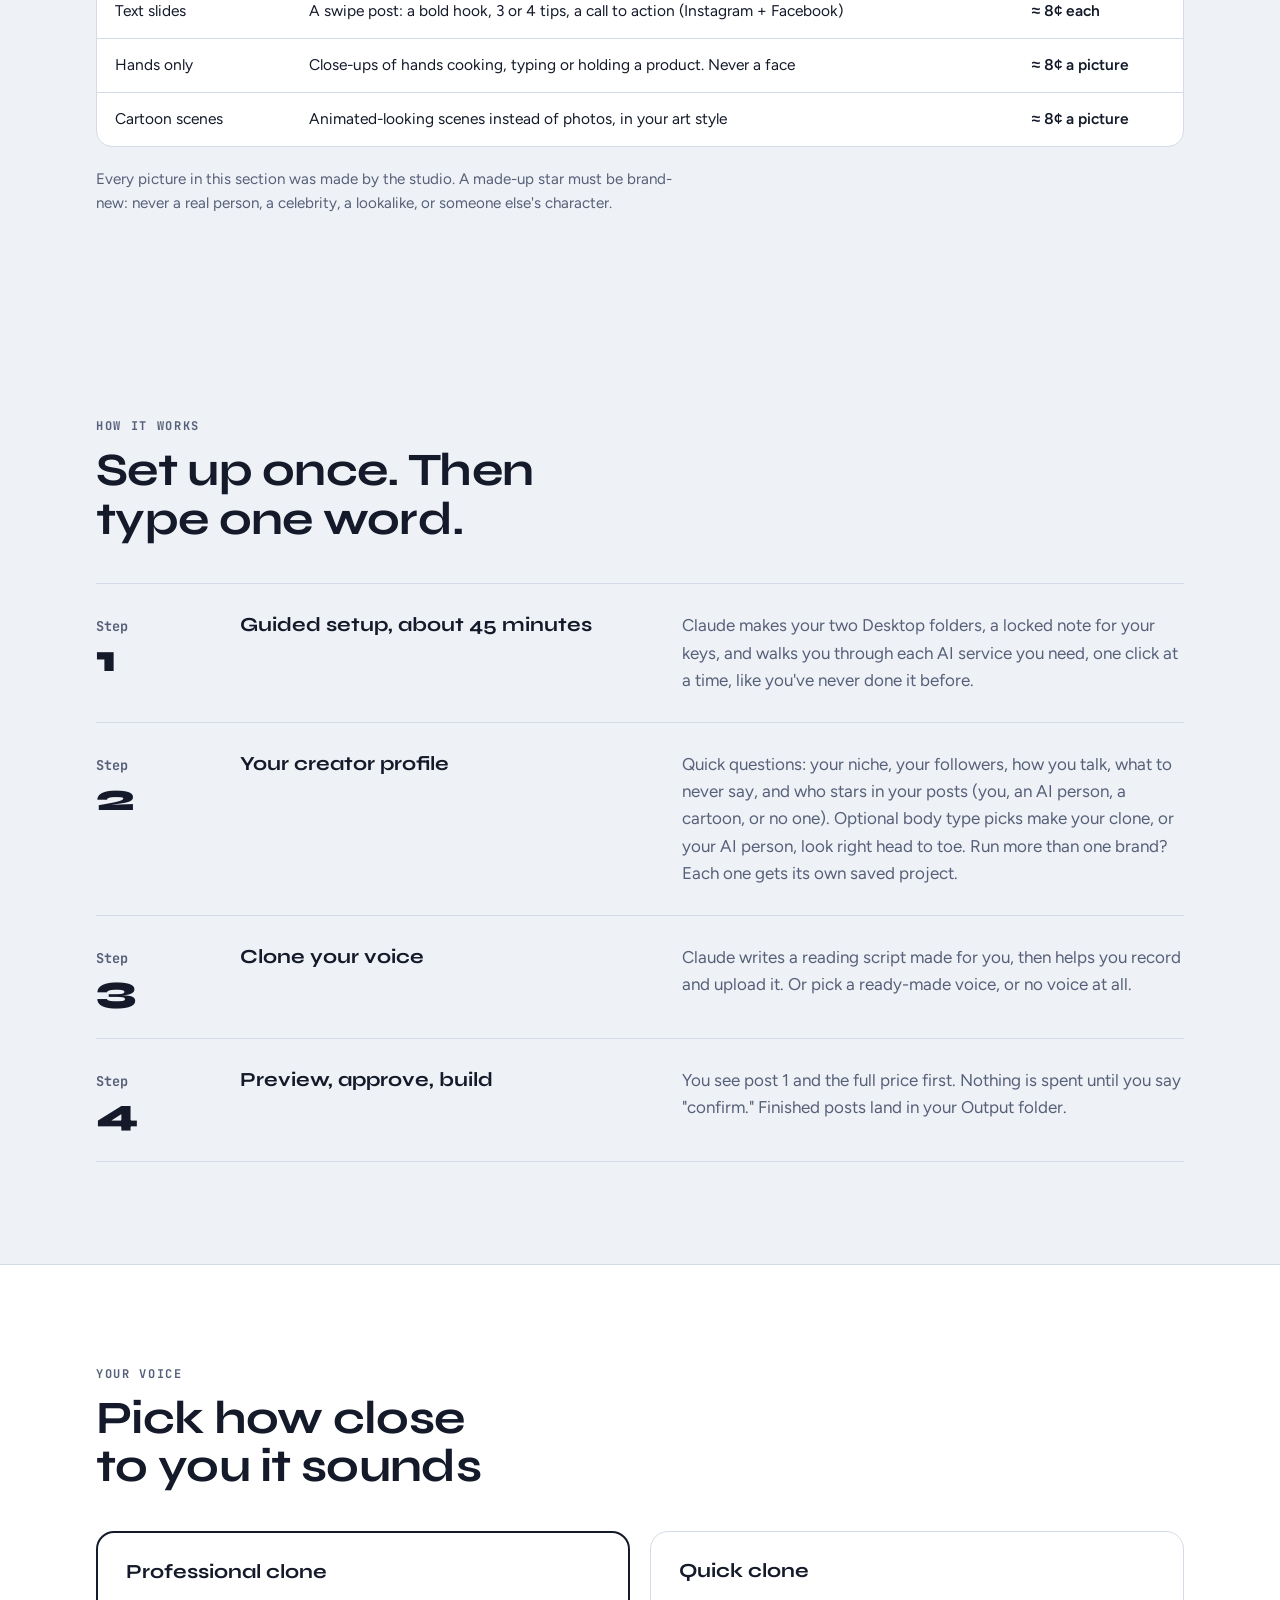
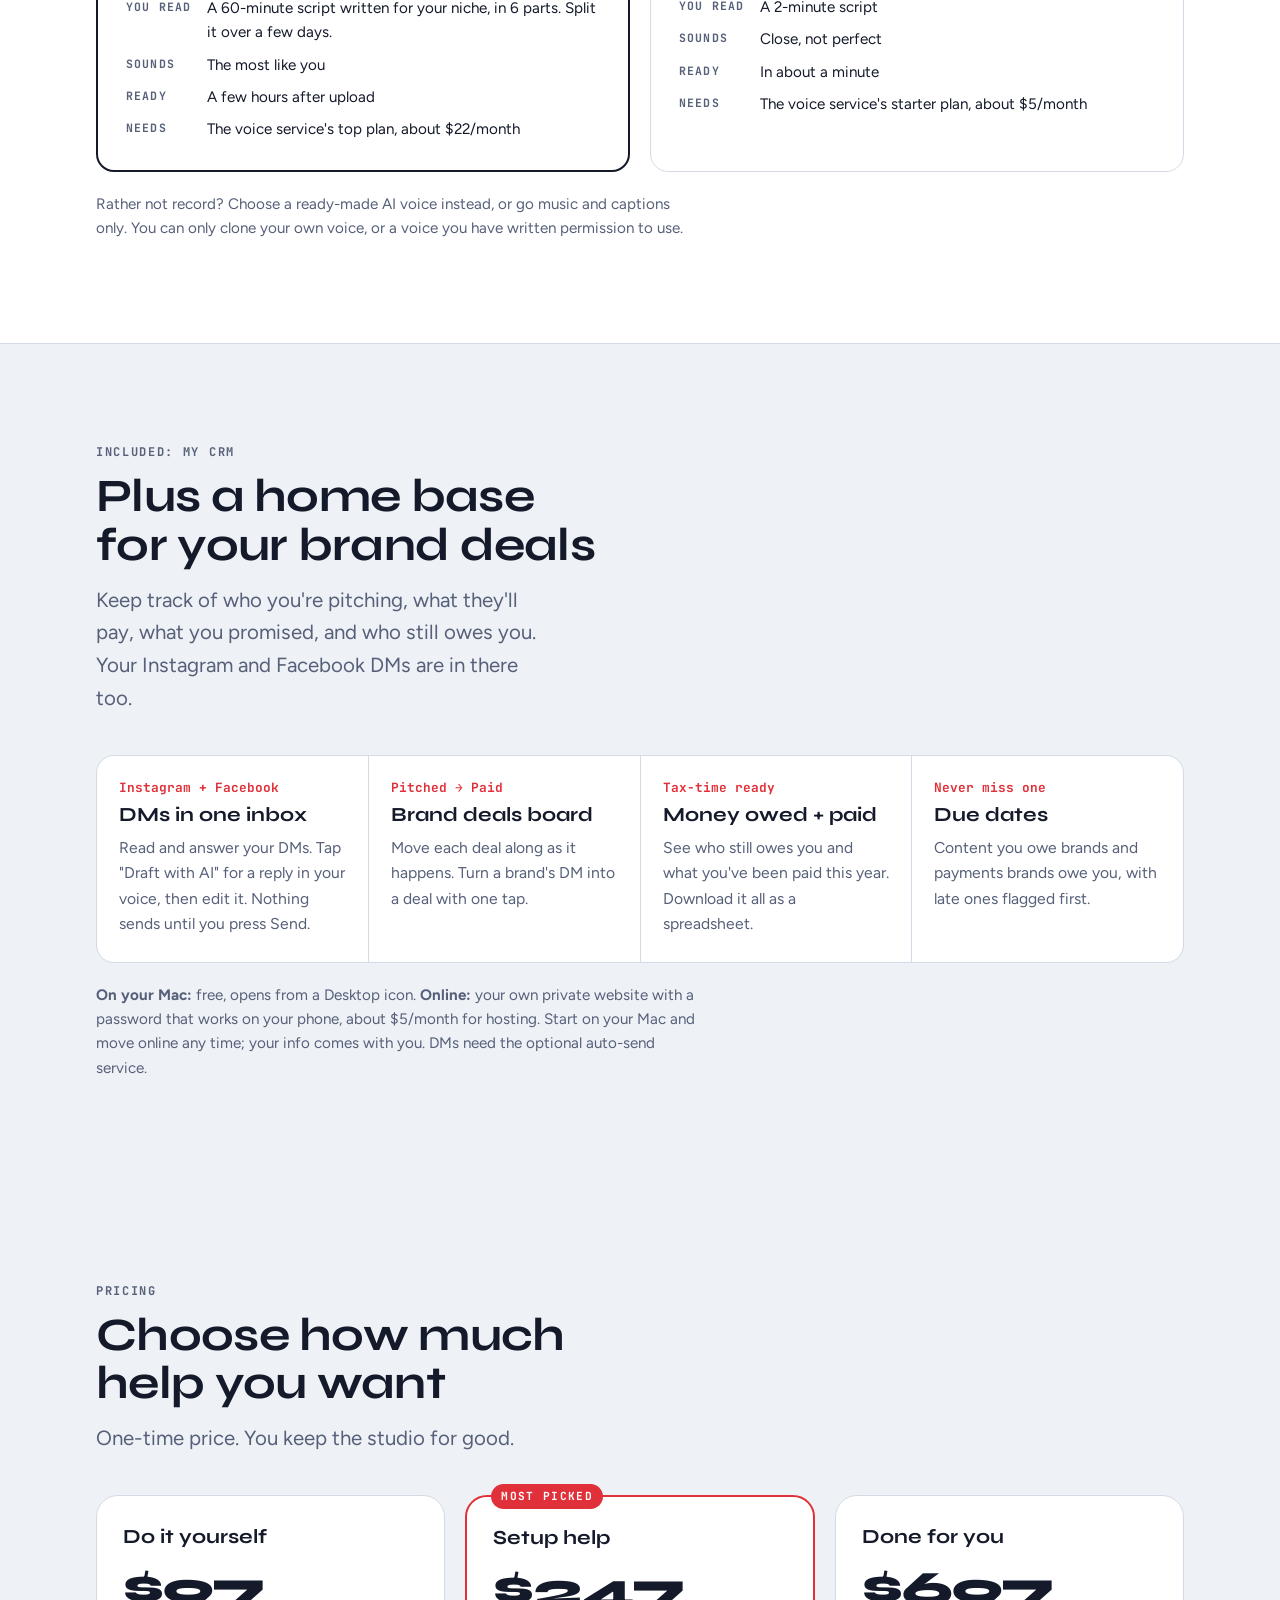
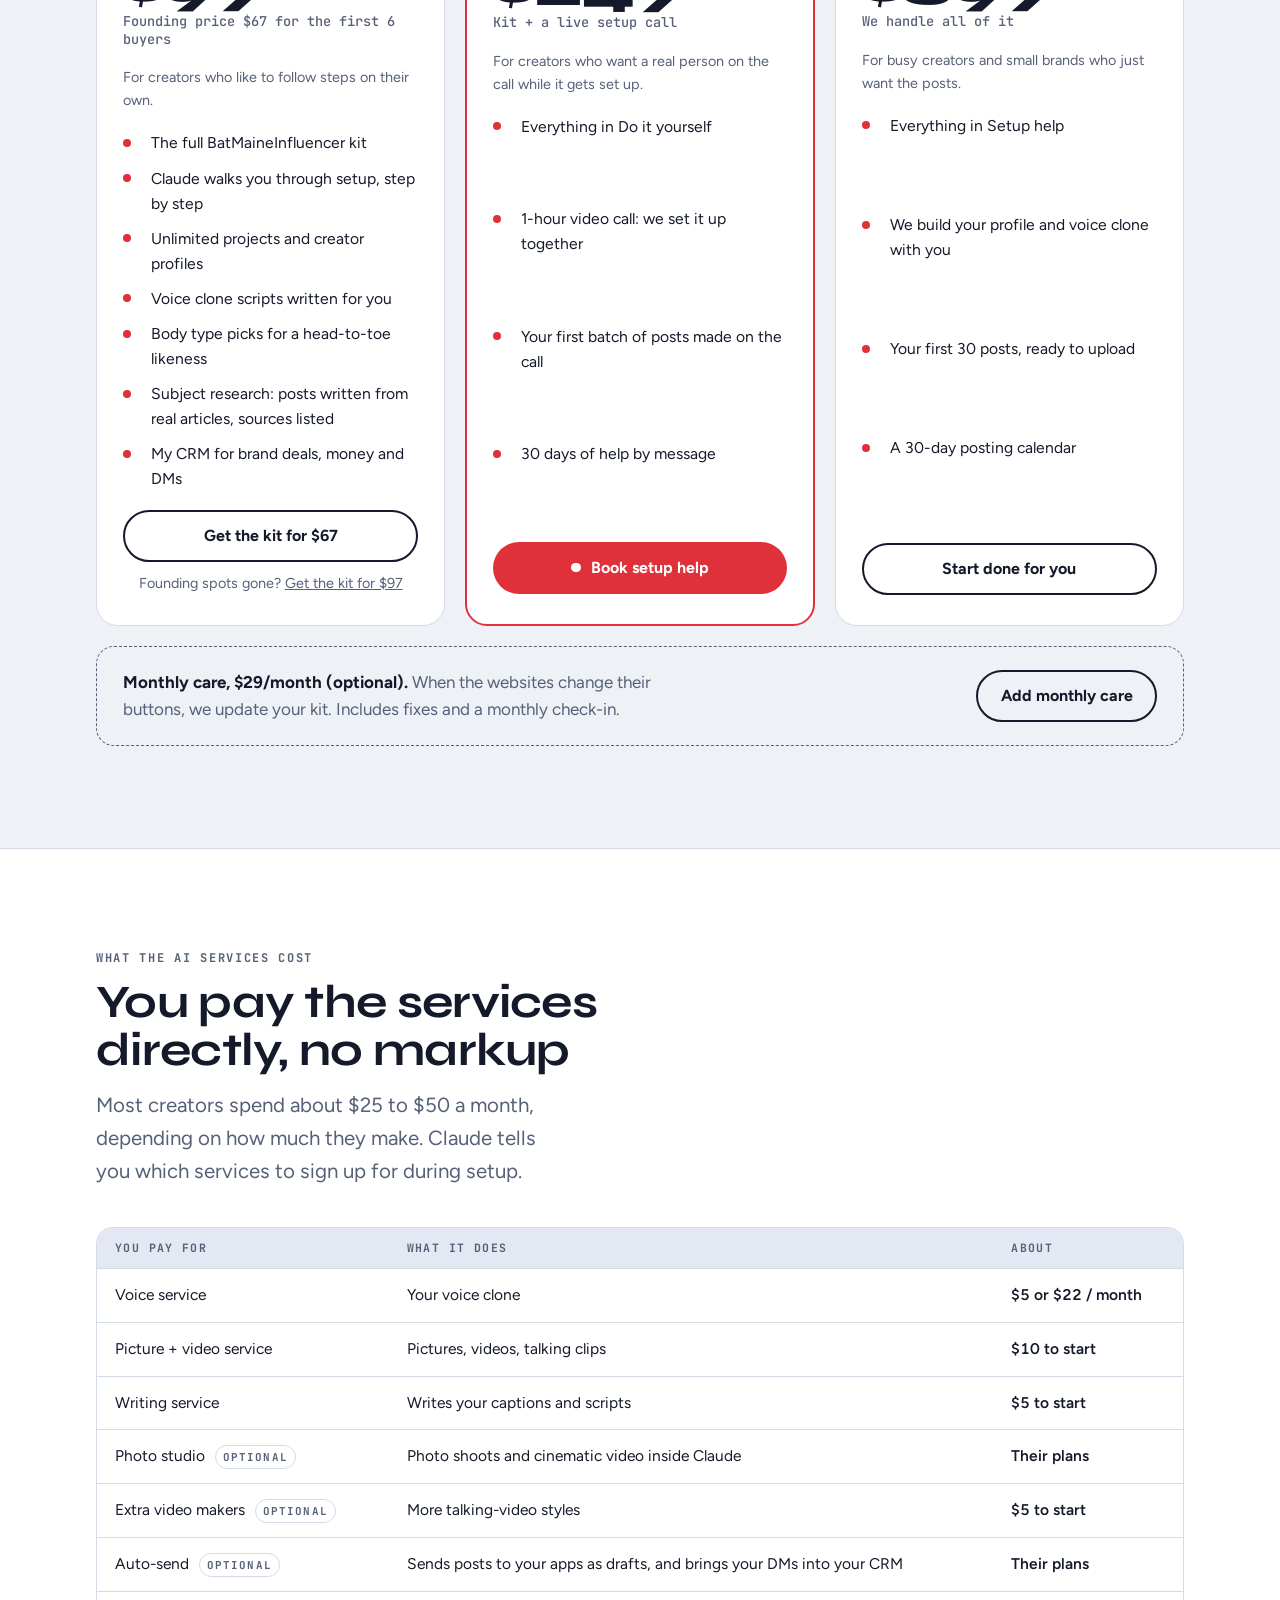
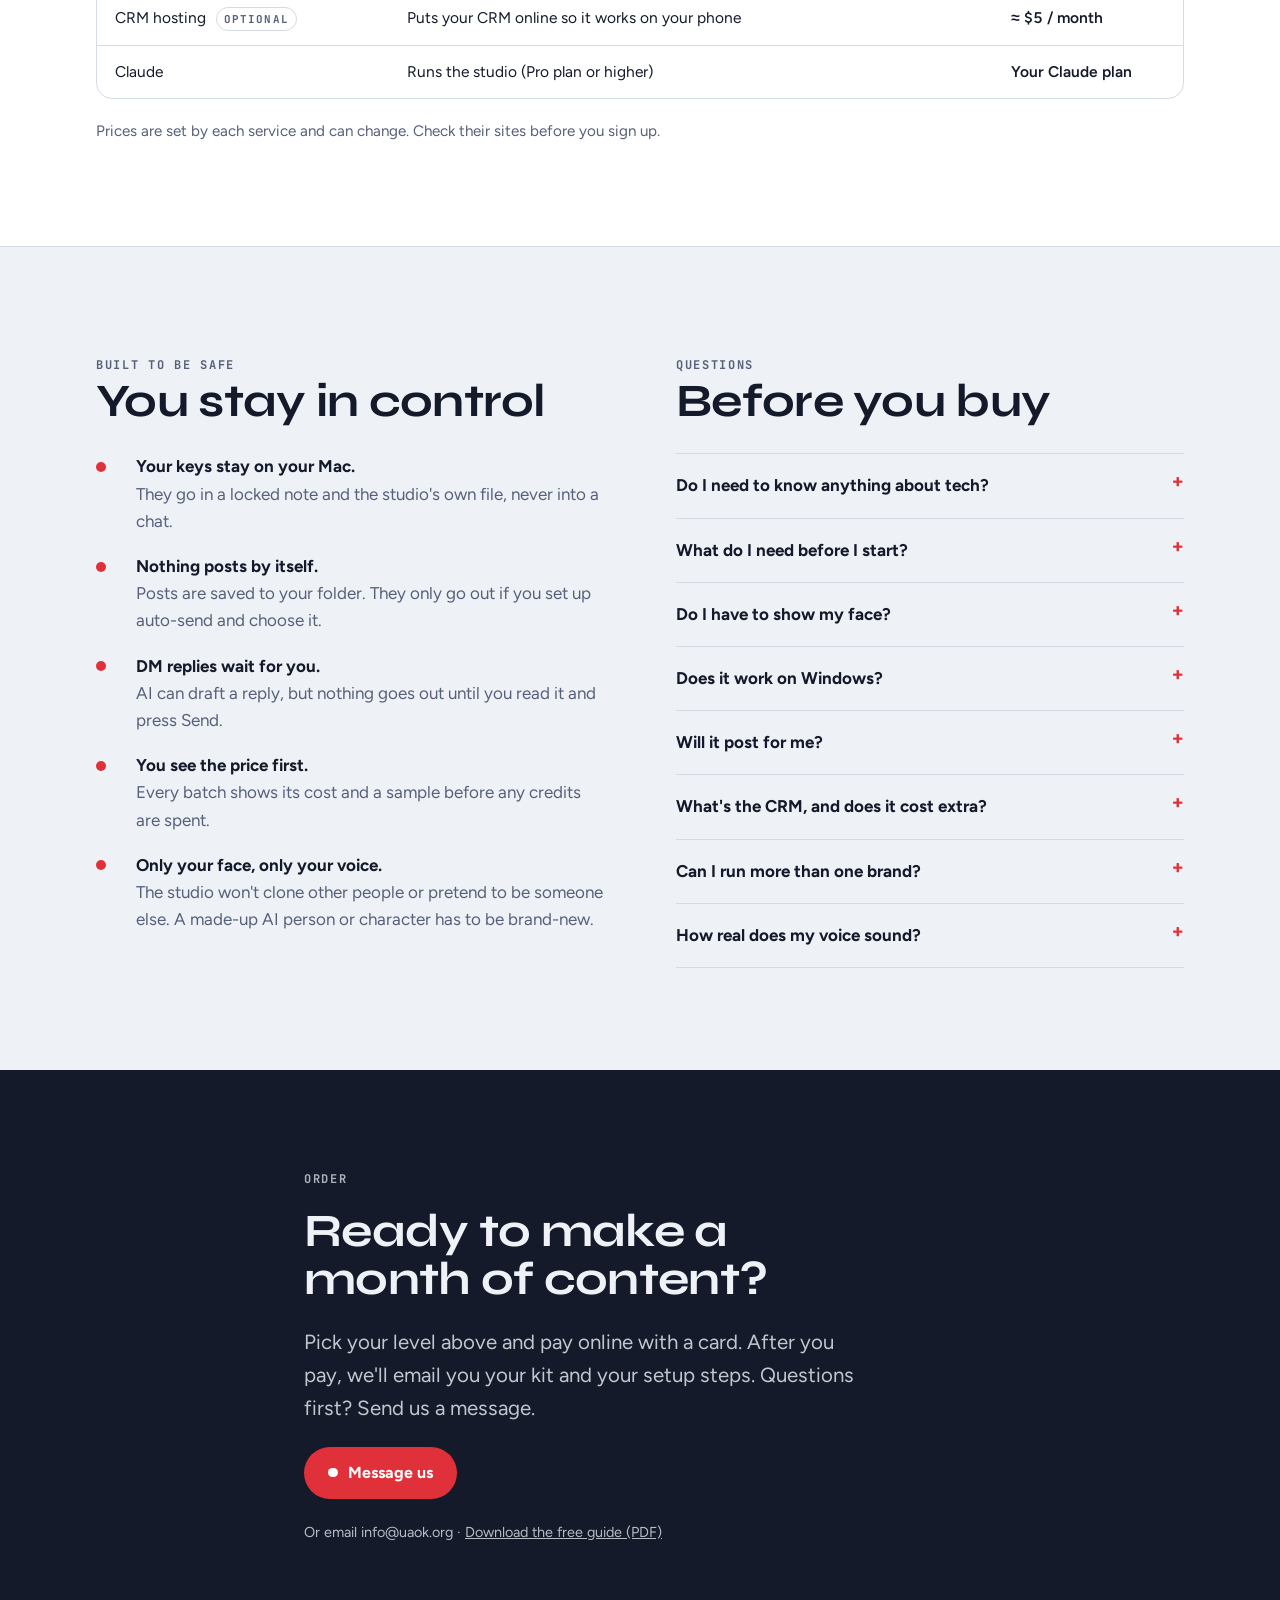
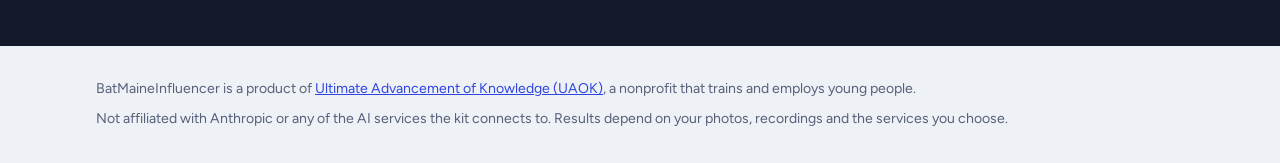
<file: influencer.html>
<!DOCTYPE html>
<html lang="en">
<head>
<meta charset="UTF-8" />
<meta name="viewport" content="width=device-width, initial-scale=1, viewport-fit=cover" />
<title>BatMaineInfluencer — AI Content Studio for Creators | UAOK</title>
<meta name="description" content="BatMaineInfluencer turns one selfie into new looks, talking videos in your voice, and captioned posts. An AI content studio for creators from Ultimate Advancement of Knowledge (UAOK), a nonprofit." />
<link rel="icon" type="image/png" href="favicon.png">
<link rel="apple-touch-icon" href="favicon.png">
<meta property="og:title" content="BatMaineInfluencer — One selfie in. A month of content out." />
<meta property="og:description" content="Your face in any outfit, your voice on any script, captions already on. Made on your Mac in an afternoon." />
<meta property="og:image" content="https://www.uaok.org/influencer-media/2_suit.jpg" />
<link rel="preconnect" href="https://fonts.googleapis.com">
<link rel="preconnect" href="https://fonts.gstatic.com" crossorigin>
<link rel="stylesheet" href="https://fonts.googleapis.com/css2?family=Syne:wght@600;700;800&family=Figtree:wght@400;500;600;700&family=JetBrains+Mono:wght@500;700&display=swap">
<style>
/* Layout: a recording-studio sales page. Left-aligned editorial column, a selfie -> looks -> talking-video strip as the hero image, REC-red used only for live/recording cues and the main buttons. */
:root{
  --bg:#EEF1F6; --surface:#FFFFFF; --ink:#141A2A; --muted:#566079; --line:#D5DBE6;
  --rec:#E0313A; --rec-ink:#FFFFFF; --cobalt:#2F45E0; --soft:#E3E8F2;
  --display:"Syne", "Avenir Next", "Segoe UI", sans-serif;
  --body:"Figtree", "Helvetica Neue", Arial, sans-serif;
  --mono:"JetBrains Mono", ui-monospace, Menlo, monospace;
}
@media (prefers-color-scheme: dark){:root:not([data-theme="light"]){
  --bg:#0D111C; --surface:#161C2B; --ink:#ECEFF7; --muted:#9AA4BD; --line:#2A3247;
  --rec:#FF4F57; --rec-ink:#14070A; --cobalt:#8FA0FF; --soft:#1C2335; color-scheme:dark}}
:root[data-theme="dark"]{
  --bg:#0D111C; --surface:#161C2B; --ink:#ECEFF7; --muted:#9AA4BD; --line:#2A3247;
  --rec:#FF4F57; --rec-ink:#14070A; --cobalt:#8FA0FF; --soft:#1C2335; color-scheme:dark}

*{box-sizing:border-box}
html{color-scheme:light}
img{max-width:100%}
[hidden]{display:none!important}
body{margin:0;background:var(--bg);color:var(--ink);font:400 1.0625rem/1.6 var(--body)}
.wrap{max-width:1120px;margin:0 auto;padding-left:max(16px,env(safe-area-inset-left,0px));padding-right:max(16px,env(safe-area-inset-right,0px))}
section{padding-block:clamp(56px,8vw,104px)}
h1,h2,h3{font-family:var(--display);line-height:1.05;text-wrap:balance;margin:0}
h1{font-size:clamp(2.6rem,6.4vw,4.9rem);font-weight:800;letter-spacing:-.02em}
h2{font-size:clamp(1.9rem,4vw,2.9rem);font-weight:700;letter-spacing:-.015em}
h3{font-size:1.25rem;font-weight:700}
p{margin:0}
a{color:var(--cobalt)}
.label{font:700 .75rem/1 var(--mono);letter-spacing:.14em;text-transform:uppercase;color:var(--muted)}
.lede{font-size:clamp(1.1rem,1.6vw,1.3rem);color:var(--muted);max-width:34ch}
.btn{display:inline-flex;align-items:center;gap:.6em;font:700 1rem/1 var(--body);text-decoration:none;padding:1em 1.4em;border-radius:999px;border:2px solid transparent;cursor:pointer}
.btn-rec{background:var(--rec);color:var(--rec-ink)}
.btn-rec:hover{filter:brightness(1.07)}
.btn-ghost{border-color:var(--ink);color:var(--ink)}
.btn:focus-visible,summary:focus-visible{outline:3px solid var(--cobalt);outline-offset:3px}
.dot{width:.6em;height:.6em;border-radius:50%;background:currentColor;display:inline-block}

/* top bar */
.top{display:flex;justify-content:space-between;align-items:center;gap:16px;padding-block:20px}
.brand{font:800 1.15rem/1 var(--display);letter-spacing:-.01em}
.brand b{color:var(--rec)}
.brand-wrap{display:grid;gap:6px}
.back{font:600 .8rem/1 var(--body);color:var(--muted);text-decoration:none}
.back:hover{color:var(--ink)}
.top .btn{padding:.7em 1.1em;font-size:.9rem}

/* hero */
.hero{display:grid;grid-template-columns:1fr;gap:clamp(28px,4vw,48px);padding-block:clamp(32px,6vw,72px) clamp(56px,8vw,96px)}
.hero > div{min-width:0}
.hero-copy{display:grid;grid-template-columns:1.3fr .7fr;gap:16px 48px;align-items:end}
.hero-copy > *{min-width:0}
.hero-copy .left{display:grid;gap:20px}
.hero-copy .right{display:grid;gap:18px;justify-items:start}
.hero h1 em{font-style:normal;color:var(--rec)}
.ctas{display:flex;flex-wrap:wrap;gap:12px}
.fine{font-size:.9rem;color:var(--muted)}

.reel{display:grid;grid-template-columns:repeat(4,minmax(0,1fr));gap:clamp(10px,1.6vw,20px);position:relative}
.frame{margin:0;display:grid;gap:10px;align-content:start;min-width:0}
.shot{position:relative;aspect-ratio:9/16;max-width:100%;border-radius:20px;overflow:hidden;background:var(--soft);box-shadow:0 24px 50px -30px rgba(10,14,30,.6)}
.shot img,.shot video{position:absolute;inset:0;width:100%;height:100%;object-fit:cover;display:block}
.frame figcaption{display:grid;gap:4px}
.frame figcaption b{font:700 1rem/1.25 var(--body)}
.step-chip{position:absolute;top:10px;left:10px;font:700 .68rem/1 var(--mono);letter-spacing:.1em;color:#fff;background:rgba(10,14,26,.62);padding:6px 8px;border-radius:999px;backdrop-filter:blur(4px)}
.f-video .shot{outline:3px solid var(--rec);outline-offset:3px}
.f-video .step-chip{display:flex;align-items:center;gap:6px;background:var(--rec);color:#fff}
.f-video .step-chip .dot{animation:blink 1.2s steps(2,start) infinite}
.sound{position:absolute;right:10px;bottom:10px;font:700 .78rem/1 var(--body);color:#141A2A;background:#fff;border:0;border-radius:999px;padding:9px 12px;cursor:pointer;box-shadow:0 4px 14px rgba(0,0,0,.3)}
.sound:focus-visible{outline:3px solid var(--cobalt);outline-offset:2px}
.arrow{position:absolute;top:calc(50% - 40px);width:34px;height:34px;border-radius:50%;background:var(--ink);color:var(--bg);display:grid;place-items:center;font:700 1rem/1 var(--mono);z-index:2;transform:translateX(-50%)}
.a1{left:25%}.a2{left:75%}
.disclose{font-size:.85rem;color:var(--muted);max-width:70ch}
.ticker{overflow:hidden;border-block:1px solid var(--line);background:var(--ink);color:var(--bg);padding-block:14px}
.ticker .track{display:flex;gap:40px;width:max-content;animation:slide 38s linear infinite;font:800 1.15rem/1 var(--display);letter-spacing:-.01em;white-space:nowrap}
.ticker .track span::after{content:"●";color:var(--rec);margin-left:40px;font-size:.6em;vertical-align:middle}
@keyframes blink{to{visibility:hidden}}
@keyframes slide{to{transform:translateX(-50%)}}
@media (prefers-reduced-motion: reduce){.f-video .step-chip .dot,.ticker .track{animation:none}}

/* commercial */
.watch{display:grid;grid-template-columns:minmax(0,360px) minmax(0,1fr);gap:clamp(28px,5vw,64px);align-items:center}
.watch > *{min-width:0}
.watch .player{position:relative;aspect-ratio:9/16;border-radius:22px;overflow:hidden;background:#000;box-shadow:0 30px 60px -30px rgba(10,14,30,.7);outline:3px solid var(--rec);outline-offset:4px}
.watch video{position:absolute;inset:0;width:100%;height:100%;object-fit:cover;display:block}
.watch .copy{display:grid;gap:18px;justify-items:start}

/* makes */
/* face optional */
.stars{display:grid;grid-template-columns:repeat(4,1fr);gap:12px;margin-bottom:36px}
.star{border:1px solid var(--line);border-radius:16px;padding:18px;display:grid;gap:6px;align-content:start;background:var(--surface);min-width:0}
.star .n{font:700 .7rem/1 var(--mono);letter-spacing:.12em;color:var(--rec)}
.star p{color:var(--muted);font-size:.93rem}
.ways{display:grid;gap:20px}
.way{display:grid;grid-template-columns:minmax(0,.8fr) minmax(0,2fr);gap:clamp(18px,3vw,36px);align-items:center;padding-top:20px;border-top:1px solid var(--line)}
.way > *{min-width:0}
.way p{color:var(--muted)}
.way .tag{font:700 .72rem/1 var(--mono);letter-spacing:.12em;text-transform:uppercase;color:var(--rec)}
.pics{display:flex;gap:clamp(8px,1.4vw,16px);align-items:flex-start}
.pics figure{margin:0;display:grid;gap:8px;flex:0 1 230px;min-width:0}
.pics figure.wide{flex:0 1 327px}
.pics img{width:100%;aspect-ratio:9/16;object-fit:cover;border-radius:16px;display:block;background:var(--soft)}
.pics figure.wide img{aspect-ratio:4/5}
.pics figcaption{font:700 .68rem/1.3 var(--mono);letter-spacing:.1em;text-transform:uppercase;color:var(--muted)}
.styles{margin-top:28px}
.band{background:var(--surface);border-block:1px solid var(--line)}
.head{display:grid;gap:14px;max-width:46rem;margin-bottom:40px}
.makes{display:grid;grid-template-columns:repeat(4,1fr);gap:1px;background:var(--line);border:1px solid var(--line);border-radius:18px;overflow:hidden}
.make{background:var(--surface);padding:26px 22px;display:grid;gap:10px;align-content:start;min-width:0}
.make .cost{font:700 .8rem/1 var(--mono);color:var(--rec)}
.make p{color:var(--muted);font-size:.98rem}

/* steps */
.steps{display:grid;gap:0;counter-reset:s;border-top:1px solid var(--line)}
.step{display:grid;grid-template-columns:120px 1fr 1.2fr;gap:24px;padding-block:28px;border-bottom:1px solid var(--line);align-items:baseline}
.step > *{min-width:0}
.step .n{font:700 .85rem/1 var(--mono);color:var(--muted)}
.step .n b{display:block;font:800 2.4rem/1 var(--display);color:var(--ink);margin-top:6px}
.step p{color:var(--muted)}

/* voice */
.voice{display:grid;grid-template-columns:repeat(2,1fr);gap:20px}
.vcard{background:var(--surface);border:1px solid var(--line);border-radius:18px;padding:28px;display:grid;gap:14px;align-content:start}
.vcard.pro{border:2px solid var(--ink)}
.vcard dl{display:grid;grid-template-columns:auto 1fr;gap:8px 16px;margin:0;font-size:.95rem}
.vcard dt{font:700 .72rem/1.9 var(--mono);letter-spacing:.1em;text-transform:uppercase;color:var(--muted)}
.vcard dd{margin:0}
.note{margin-top:20px;color:var(--muted);font-size:.95rem;max-width:60ch}

/* pricing */
.tiers{display:grid;grid-template-columns:repeat(3,1fr);gap:20px;align-items:stretch}
.tier{background:var(--surface);border:1px solid var(--line);border-radius:22px;padding:30px 26px;display:grid;gap:18px;grid-template-rows:auto auto auto 1fr auto}
.tier.pick{border:2px solid var(--rec);position:relative}
.tier.pick .tag{position:absolute;top:-13px;left:24px;background:var(--rec);color:var(--rec-ink);font:700 .7rem/1 var(--mono);letter-spacing:.12em;padding:7px 10px;border-radius:999px}
.price{font:800 3rem/1 var(--display);letter-spacing:-.02em;font-variant-numeric:tabular-nums}
.price small{font:500 1rem var(--body);color:var(--muted);letter-spacing:0}
.was{font:500 .85rem/1.3 var(--mono);color:var(--muted)}
.tier ul{margin:0;padding:0;list-style:none;display:grid;gap:10px;font-size:.98rem}
.tier li{display:grid;grid-template-columns:18px 1fr;gap:10px}
.tier li::before{content:"";width:8px;height:8px;margin-top:.55em;border-radius:50%;background:var(--rec)}
.tier .btn{justify-content:center}
.addon{margin-top:20px;display:flex;flex-wrap:wrap;justify-content:space-between;align-items:center;gap:16px;padding:22px 26px;border:1px dashed var(--muted);border-radius:18px}
.addon p{color:var(--muted);max-width:52ch}
.addon strong{color:var(--ink)}

/* costs table */
.tablebox{overflow-x:auto;border:1px solid var(--line);border-radius:16px;background:var(--surface)}
table{width:100%;border-collapse:collapse;min-width:560px;font-size:.97rem}
th,td{text-align:left;padding:14px 18px;border-bottom:1px solid var(--line);vertical-align:top}
th{font:700 .72rem/1 var(--mono);letter-spacing:.12em;text-transform:uppercase;color:var(--muted);background:var(--soft)}
tr:last-child td{border-bottom:0}
td.num{font-variant-numeric:tabular-nums;white-space:nowrap;font-weight:600}
.opt{font:700 .68rem/1 var(--mono);letter-spacing:.1em;color:var(--muted);border:1px solid var(--line);border-radius:999px;padding:4px 7px;margin-left:6px;white-space:nowrap}

/* trust + faq */
.two{display:grid;grid-template-columns:1fr 1fr;gap:clamp(32px,6vw,72px)}
.two > *{min-width:0}
.rules{display:grid;gap:18px;margin-top:28px}
.rule{display:grid;grid-template-columns:28px 1fr;gap:12px}
.rule .dot{color:var(--rec);margin-top:.5em}
.rule p{color:var(--muted)}
.rule strong{color:var(--ink);display:block}
details{border-bottom:1px solid var(--line);padding-block:18px}
details:first-of-type{border-top:1px solid var(--line)}
summary{cursor:pointer;font-weight:700;list-style:none;display:flex;justify-content:space-between;gap:16px}
summary::-webkit-details-marker{display:none}
summary::after{content:"+";font:700 1.2rem/1 var(--mono);color:var(--rec)}
details[open] summary::after{content:"–"}
details p{margin-top:10px;color:var(--muted)}

/* order */
.order{background:var(--ink);color:var(--bg)}
.order .label{color:var(--bg);opacity:.7}
.order .inner{display:grid;gap:22px;max-width:44rem}
.order .lede{color:var(--bg);opacity:.8;max-width:44ch}
.placeholder{font:600 .95rem/1.5 var(--mono);border:2px dashed currentColor;border-radius:14px;padding:16px 18px;opacity:.85}
footer{padding-block:32px;color:var(--muted);font-size:.88rem}
footer .wrap{display:grid;gap:8px}

@media (max-width:900px){
  .hero-copy{grid-template-columns:1fr}
  .reel{grid-template-columns:repeat(2,minmax(0,1fr))}
  .arrow{display:none}
  .makes{grid-template-columns:repeat(2,1fr)}
  .tiers{grid-template-columns:1fr}
  .step{grid-template-columns:1fr;gap:8px}
  .two{grid-template-columns:1fr}
  .stars{grid-template-columns:repeat(2,1fr)}
  .way{grid-template-columns:1fr}
  .watch{grid-template-columns:1fr;justify-items:center}
  .watch .player{width:min(100%,360px)}
}
@media (max-width:560px){
  .makes{grid-template-columns:1fr}
  .voice{grid-template-columns:1fr}
  .stars{grid-template-columns:1fr}
  .top .btn{display:none}
}
</style>
</head>
<body>

<header class="wrap top">
  <div class="brand-wrap"><a class="back" href="/#ip">← UAOK Intellectual Property</a><div class="brand">BatMaine<b>Influencer</b></div></div>
  <a class="btn btn-rec" href="#pricing"><span class="dot"></span>Get the kit</a>
</header>

<main>
  <div class="wrap hero">
    <div class="hero-copy">
      <div class="left">
        <span class="label">AI content studio for creators · Mac</span>
        <h1>One selfie in. <em>A month of content</em> out.</h1>
      </div>
      <div class="right">
        <p class="lede">Your face in any outfit, your voice on any script, captions already on. Made on your Mac in an afternoon.</p>
        <div class="ctas">
          <a class="btn btn-rec" href="#pricing"><span class="dot"></span>See pricing</a>
          <a class="btn btn-ghost" href="#how">How it works</a>
        </div>
        <a class="fine" href="influencer-media/BatMaineInfluencer-Guide.pdf" download>↓ Download the free guide (PDF, 11 pages)</a>
      </div>
    </div>

    <div class="reel">
      <span class="arrow a1" aria-hidden="true">→</span>
      <span class="arrow a2" aria-hidden="true">→</span>
      <figure class="frame">
        <div class="shot"><img src="influencer-media/1_selfie.jpg" alt="A casual phone selfie of a smiling woman in a beige sweater at home"><span class="step-chip">1 · THE SELFIE</span></div>
        <figcaption><b>One everyday selfie</b><span class="fine">Taken on a phone. That's all the studio needs.</span></figcaption>
      </figure>
      <figure class="frame">
        <div class="shot"><img src="influencer-media/2_suit.jpg" alt="The same woman in a navy suit in a bright office"><span class="step-chip">2 · NEW LOOK</span></div>
        <figcaption><b>Boss mode</b><span class="fine">Same face, now in a navy suit in a city office.</span></figcaption>
      </figure>
      <figure class="frame">
        <div class="shot"><img src="influencer-media/3_chef.jpg" alt="The same woman in a white chef's coat in a restaurant kitchen"><span class="step-chip">2 · NEW LOOK</span></div>
        <figcaption><b>Chef mode</b><span class="fine">Any outfit, any setting, any niche.</span></figcaption>
      </figure>
      <figure class="frame f-video">
        <div class="shot">
          <video id="demo-video" src="influencer-media/4_talk.mp4" poster="influencer-media/2_suit.jpg" autoplay muted loop playsinline preload="auto" aria-label="The suit look talking to camera with captions"></video>
          <span class="step-chip"><span class="dot"></span>3 · SHE TALKS</span>
          <button class="sound" id="sound-btn" type="button" aria-pressed="false">🔊 Tap for sound</button>
        </div>
        <figcaption><b>Talking video, captions on</b><span class="fine">A voice, a script, burned-in captions. Ready to post.</span></figcaption>
      </figure>
    </div>
    <p class="disclose">The creator in this demo is AI-generated, so no real person's face was used. Every picture and the video above were made with the BatMaineInfluencer studio.</p>
  </div>

  <section class="band" id="watch">
    <div class="wrap watch">
      <div class="player">
        <video src="influencer-media/commercial.mp4" poster="influencer-media/commercial-poster.jpg" controls playsinline preload="metadata" aria-label="BatMaineInfluencer commercial, 32 seconds"></video>
      </div>
      <div class="copy">
        <span class="label">Watch · 32 seconds</span>
        <h2>Want to make money as an influencer?</h2>
        <p class="lede">See the studio in action: your face, a made-up AI person, a cartoon, or no face at all. Press play with the sound on.</p>
        <div class="ctas">
          <a class="btn btn-rec" href="#pricing"><span class="dot"></span>See pricing</a>
          <a class="btn btn-ghost" href="#faceless">Face optional</a>
        </div>
      </div>
    </div>
  </section>

  <div class="ticker" aria-hidden="true"><div class="track">
    <span>Fitness</span><span>Beauty</span><span>Food</span><span>Travel</span><span>Money</span><span>Comedy</span><span>Parenting</span><span>Faith</span><span>Fashion</span><span>Wellness</span>
    <span>Fitness</span><span>Beauty</span><span>Food</span><span>Travel</span><span>Money</span><span>Comedy</span><span>Parenting</span><span>Faith</span><span>Fashion</span><span>Wellness</span>
  </div></div>

  <section class="band">
    <div class="wrap">
      <div class="head">
        <span class="label">What it makes</span>
        <h2>Four kinds of posts, with or without your face</h2>
      </div>
      <div class="makes">
        <div class="make"><span class="cost">≈ 8¢ each</span><h3>Picture posts</h3><p>AI photos of you, a made-up AI person or a cartoon character, in any scene or outfit. Or no one at all.</p></div>
        <div class="make"><span class="cost">≈ 38¢ each</span><h3>Short videos</h3><p>8-second vertical clips with your hook line big on screen. Made for Reels and TikTok.</p></div>
        <div class="make"><span class="cost">from ≈ 4¢ a clip</span><h3>Talking videos</h3><p>Your photo speaks a 30-second script in your cloned voice, with captions burned in.</p></div>
        <div class="make"><span class="cost">≈ 1¢ per 10</span><h3>Captions + calendar</h3><p>Captions written in how you talk, from your website, an idea, or any subject the studio researches for you (sources listed). Plus a posting calendar for a week or a whole month.</p></div>
      </div>
    </div>
  </section>

  <section id="faceless">
    <div class="wrap">
      <div class="head">
        <span class="label">Your face is optional</span>
        <h2>Show your face, or don't</h2>
        <p class="lede">Lots of big pages never show a real face. When you start a project, Claude asks who the star is.</p>
      </div>
      <div class="stars">
        <div class="star"><span class="n">OPTION 1</span><h3>You</h3><p>From 3 to 5 everyday photos. Add your height, body type and a full-body photo, if you like, so it's you head to toe, not just your face.</p></div>
        <div class="star"><span class="n">OPTION 2</span><h3>A made-up AI person</h3><p>Describe them, pick from 3 options. The same face in every post. About 40¢ to create, once.</p></div>
        <div class="star"><span class="n">OPTION 3</span><h3>A cartoon character</h3><p>Your own mascot in 3D movie, 2D cartoon, anime, clay or storybook style. It can talk.</p></div>
        <div class="star"><span class="n">OPTION 4</span><h3>No one: faceless</h3><p>Scenes, hands, products and text do the talking. No photos needed.</p></div>
      </div>
      <div class="ways">
        <div class="way">
          <div><span class="tag">Option 2 · AI person</span><h3>A made-up person</h3><p>Typed in: "friendly woman, early 30s, curly hair, green sweater, cozy home-cook vibe." She's nobody real, and the same face shows up in every post.</p></div>
          <div class="pics">
            <figure><img src="influencer-media/5_ai_person.jpg" alt="An AI-made woman with curly hair in a green sweater, smiling" loading="lazy"><figcaption>Her first picture</figcaption></figure>
            <figure><img src="influencer-media/6_ai_person_post.jpg" alt="The same AI-made woman plating pasta in a bright kitchen" loading="lazy"><figcaption>Same face, in a post</figcaption></figure>
          </div>
        </div>
        <div class="way">
          <div><span class="tag">Option 3 · Character</span><h3>Your own mascot</h3><p>Typed in: "a cheerful coffee cup with a teal sleeve," 3D movie style. It stars in every post and talks in the voice you pick.</p></div>
          <div class="pics">
            <figure><img src="influencer-media/7_character.jpg" alt="A 3D cartoon coffee cup character with big eyes, waving" loading="lazy"><figcaption>The character</figcaption></figure>
            <figure><img src="influencer-media/8_character_post.jpg" alt="The coffee cup character on a cafe table next to coins and a piggy bank" loading="lazy"><figcaption>Morning money tip post</figcaption></figure>
          </div>
        </div>
        <div class="way">
          <div><span class="tag">Option 4 · Faceless</span><h3>No one on camera</h3><p>Hands-only pictures for how-to posts, and swipe-through text slides. The studio writes the words and draws the slides.</p></div>
          <div class="pics">
            <figure><img src="influencer-media/9_hands.jpg" alt="Close-up of hands chopping basil and tomatoes on a cutting board" loading="lazy"><figcaption>Hands only</figcaption></figure>
            <figure class="wide"><img src="influencer-media/10_slide1.jpg" alt="Text slide reading 5 money habits that changed my 20s" loading="lazy"><figcaption>Slide 1 · the hook</figcaption></figure>
            <figure class="wide"><img src="influencer-media/11_slide2.jpg" alt="Text slide reading Pay yourself first, even $20 a week" loading="lazy"><figcaption>Slide 2 · a tip</figcaption></figure>
          </div>
        </div>
      </div>
      <div class="tablebox styles">
        <table>
          <thead><tr><th>Faceless style</th><th>What it is</th><th>About</th></tr></thead>
          <tbody>
            <tr><td>Voiceover video</td><td>3 scenes with a slow zoom, a voice reads the script, captions on screen</td><td class="num">≈ 24¢ each</td></tr>
            <tr><td>Text slides</td><td>A swipe post: a bold hook, 3 or 4 tips, a call to action (Instagram + Facebook)</td><td class="num">≈ 8¢ each</td></tr>
            <tr><td>Hands only</td><td>Close-ups of hands cooking, typing or holding a product. Never a face</td><td class="num">≈ 8¢ a picture</td></tr>
            <tr><td>Cartoon scenes</td><td>Animated-looking scenes instead of photos, in your art style</td><td class="num">≈ 8¢ a picture</td></tr>
          </tbody>
        </table>
      </div>
      <p class="note">Every picture in this section was made by the studio. A made-up star must be brand-new: never a real person, a celebrity, a lookalike, or someone else's character.</p>
    </div>
  </section>

  <section id="how">
    <div class="wrap">
      <div class="head">
        <span class="label">How it works</span>
        <h2>Set up once. Then type one word.</h2>
      </div>
      <div class="steps">
        <div class="step"><div class="n">Step<b>1</b></div><h3>Guided setup, about 45 minutes</h3><p>Claude makes your two Desktop folders, a locked note for your keys, and walks you through each AI service you need, one click at a time, like you've never done it before.</p></div>
        <div class="step"><div class="n">Step<b>2</b></div><h3>Your creator profile</h3><p>Quick questions: your niche, your followers, how you talk, what to never say, and who stars in your posts (you, an AI person, a cartoon, or no one). Optional body type picks make your clone, or your AI person, look right head to toe. Run more than one brand? Each one gets its own saved project.</p></div>
        <div class="step"><div class="n">Step<b>3</b></div><h3>Clone your voice</h3><p>Claude writes a reading script made for you, then helps you record and upload it. Or pick a ready-made voice, or no voice at all.</p></div>
        <div class="step"><div class="n">Step<b>4</b></div><h3>Preview, approve, build</h3><p>You see post 1 and the full price first. Nothing is spent until you say "confirm." Finished posts land in your Output folder.</p></div>
      </div>
    </div>
  </section>

  <section class="band">
    <div class="wrap">
      <div class="head">
        <span class="label">Your voice</span>
        <h2>Pick how close to you it sounds</h2>
      </div>
      <div class="voice">
        <div class="vcard pro">
          <h3>Professional clone</h3>
          <dl>
            <dt>You read</dt><dd>A 60-minute script written for your niche, in 6 parts. Split it over a few days.</dd>
            <dt>Sounds</dt><dd>The most like you</dd>
            <dt>Ready</dt><dd>A few hours after upload</dd>
            <dt>Needs</dt><dd>The voice service's top plan, about $22/month</dd>
          </dl>
        </div>
        <div class="vcard">
          <h3>Quick clone</h3>
          <dl>
            <dt>You read</dt><dd>A 2-minute script</dd>
            <dt>Sounds</dt><dd>Close, not perfect</dd>
            <dt>Ready</dt><dd>In about a minute</dd>
            <dt>Needs</dt><dd>The voice service's starter plan, about $5/month</dd>
          </dl>
        </div>
      </div>
      <p class="note">Rather not record? Choose a ready-made AI voice instead, or go music and captions only. You can only clone your own voice, or a voice you have written permission to use.</p>
    </div>
  </section>

  <section id="crm">
    <div class="wrap">
      <div class="head">
        <span class="label">Included: My CRM</span>
        <h2>Plus a home base for your brand deals</h2>
        <p class="lede">Keep track of who you're pitching, what they'll pay, what you promised, and who still owes you. Your Instagram and Facebook DMs are in there too.</p>
      </div>
      <div class="makes">
        <div class="make"><span class="cost">Instagram + Facebook</span><h3>DMs in one inbox</h3><p>Read and answer your DMs. Tap "Draft with AI" for a reply in your voice, then edit it. Nothing sends until you press Send.</p></div>
        <div class="make"><span class="cost">Pitched → Paid</span><h3>Brand deals board</h3><p>Move each deal along as it happens. Turn a brand's DM into a deal with one tap.</p></div>
        <div class="make"><span class="cost">Tax-time ready</span><h3>Money owed + paid</h3><p>See who still owes you and what you've been paid this year. Download it all as a spreadsheet.</p></div>
        <div class="make"><span class="cost">Never miss one</span><h3>Due dates</h3><p>Content you owe brands and payments brands owe you, with late ones flagged first.</p></div>
      </div>
      <p class="note"><strong>On your Mac:</strong> free, opens from a Desktop icon. <strong>Online:</strong> your own private website with a password that works on your phone, about $5/month for hosting. Start on your Mac and move online any time; your info comes with you. DMs need the optional auto-send service.</p>
    </div>
  </section>

  <section id="pricing">
    <div class="wrap">
      <div class="head">
        <span class="label">Pricing</span>
        <h2>Choose how much help you want</h2>
        <p class="lede">One-time price. You keep the studio for good.</p>
      </div>
      <div class="tiers">
        <div class="tier">
          <h3>Do it yourself</h3>
          <div><div class="price">$97</div><div class="was">Founding price $67 for the first 6 buyers</div></div>
          <p class="fine">For creators who like to follow steps on their own.</p>
          <ul>
            <li>The full BatMaineInfluencer kit</li>
            <li>Claude walks you through setup, step by step</li>
            <li>Unlimited projects and creator profiles</li>
            <li>Voice clone scripts written for you</li>
            <li>Body type picks for a head-to-toe likeness</li>
            <li>Subject research: posts written from real articles, sources listed</li>
            <li>My CRM for brand deals, money and DMs</li>
          </ul>
          <div style="display:grid;gap:10px">
            <a class="btn btn-ghost" href="https://buy.stripe.com/7sY5kD3cQ2KJ6TqfA414406">Get the kit for $67</a>
            <p class="fine" style="text-align:center;margin:0">Founding spots gone? <a href="https://buy.stripe.com/eVq9ATeVy5WV7XugE814405" style="color:inherit">Get the kit for $97</a></p>
          </div>
        </div>
        <div class="tier pick">
          <span class="tag">MOST PICKED</span>
          <h3>Setup help</h3>
          <div><div class="price">$247</div><div class="was">Kit + a live setup call</div></div>
          <p class="fine">For creators who want a real person on the call while it gets set up.</p>
          <ul>
            <li>Everything in Do it yourself</li>
            <li>1-hour video call: we set it up together</li>
            <li>Your first batch of posts made on the call</li>
            <li>30 days of help by message</li>
          </ul>
          <a class="btn btn-rec" href="https://buy.stripe.com/aFa5kDdRu1GF91y4Vq14402"><span class="dot"></span>Book setup help</a>
        </div>
        <div class="tier">
          <h3>Done for you</h3>
          <div><div class="price">$697</div><div class="was">We handle all of it</div></div>
          <p class="fine">For busy creators and small brands who just want the posts.</p>
          <ul>
            <li>Everything in Setup help</li>
            <li>We build your profile and voice clone with you</li>
            <li>Your first 30 posts, ready to upload</li>
            <li>A 30-day posting calendar</li>
          </ul>
          <a class="btn btn-ghost" href="https://buy.stripe.com/cNifZhdRu2KJ6Tq2Ni14401">Start done for you</a>
        </div>
      </div>
      <div class="addon">
        <p><strong>Monthly care, $29/month (optional).</strong> When the websites change their buttons, we update your kit. Includes fixes and a monthly check-in.</p>
        <a class="btn btn-ghost" href="https://buy.stripe.com/6oUfZh00E4SR5Pmew014400">Add monthly care</a>
      </div>
    </div>
  </section>

  <section class="band">
    <div class="wrap">
      <div class="head">
        <span class="label">What the AI services cost</span>
        <h2>You pay the services directly, no markup</h2>
        <p class="lede">Most creators spend about $25 to $50 a month, depending on how much they make. Claude tells you which services to sign up for during setup.</p>
      </div>
      <div class="tablebox">
        <table>
          <thead><tr><th>You pay for</th><th>What it does</th><th>About</th></tr></thead>
          <tbody>
            <tr><td>Voice service</td><td>Your voice clone</td><td class="num">$5 or $22 / month</td></tr>
            <tr><td>Picture + video service</td><td>Pictures, videos, talking clips</td><td class="num">$10 to start</td></tr>
            <tr><td>Writing service</td><td>Writes your captions and scripts</td><td class="num">$5 to start</td></tr>
            <tr><td>Photo studio <span class="opt">OPTIONAL</span></td><td>Photo shoots and cinematic video inside Claude</td><td class="num">Their plans</td></tr>
            <tr><td>Extra video makers <span class="opt">OPTIONAL</span></td><td>More talking-video styles</td><td class="num">$5 to start</td></tr>
            <tr><td>Auto-send <span class="opt">OPTIONAL</span></td><td>Sends posts to your apps as drafts, and brings your DMs into your CRM</td><td class="num">Their plans</td></tr>
            <tr><td>CRM hosting <span class="opt">OPTIONAL</span></td><td>Puts your CRM online so it works on your phone</td><td class="num">≈ $5 / month</td></tr>
            <tr><td>Claude</td><td>Runs the studio (Pro plan or higher)</td><td class="num">Your Claude plan</td></tr>
          </tbody>
        </table>
      </div>
      <p class="note">Prices are set by each service and can change. Check their sites before you sign up.</p>
    </div>
  </section>

  <section>
    <div class="wrap two">
      <div>
        <span class="label">Built to be safe</span>
        <h2>You stay in control</h2>
        <div class="rules">
          <div class="rule"><span class="dot"></span><p><strong>Your keys stay on your Mac.</strong>They go in a locked note and the studio's own file, never into a chat.</p></div>
          <div class="rule"><span class="dot"></span><p><strong>Nothing posts by itself.</strong>Posts are saved to your folder. They only go out if you set up auto-send and choose it.</p></div>
          <div class="rule"><span class="dot"></span><p><strong>DM replies wait for you.</strong>AI can draft a reply, but nothing goes out until you read it and press Send.</p></div>
          <div class="rule"><span class="dot"></span><p><strong>You see the price first.</strong>Every batch shows its cost and a sample before any credits are spent.</p></div>
          <div class="rule"><span class="dot"></span><p><strong>Only your face, only your voice.</strong>The studio won't clone other people or pretend to be someone else. A made-up AI person or character has to be brand-new.</p></div>
        </div>
      </div>
      <div>
        <span class="label">Questions</span>
        <h2>Before you buy</h2>
        <div style="margin-top:28px">
          <details><summary>Do I need to know anything about tech?</summary><p>No. Claude explains every word before using it and waits for you to say "done" before the next step. If you get stuck, it can look at your browser with you and point to the right button.</p></details>
          <details><summary>What do I need before I start?</summary><p>A Mac, Claude Code on a paid Claude plan (Pro or higher), Google Chrome, and about 45 minutes for the first setup.</p></details>
          <details><summary>Do I have to show my face?</summary><p>No. You can use a made-up AI person, a cartoon character, or go fully faceless with voiceover videos, text slides and hands-only pictures. Claude asks which one you want when you start a project.</p></details>
          <details><summary>Does it work on Windows?</summary><p>Not yet. It's Mac only for now. A Windows version is coming.</p></details>
          <details><summary>Will it post for me?</summary><p>Only if you want it to. By default your posts and captions are saved in your Output folder for you to upload. With the optional auto-send service, they arrive as drafts you approve.</p></details>
          <details><summary>What's the CRM, and does it cost extra?</summary><p>It's your private notebook for the business side: brand deals, what you're owed, due dates, contacts and your Instagram and Facebook DMs. It's included in every plan. Free on your Mac, or about $5/month for hosting if you want it online on your phone. Reading DMs needs the optional auto-send service.</p></details>
          <details><summary>Can I run more than one brand?</summary><p>Yes. Each brand or persona is its own saved project, with its own photos, profile, voice and output folder.</p></details>
          <details><summary>How real does my voice sound?</summary><p>The Professional clone, made from about 60 minutes of reading, sounds the most like you. The Quick clone is close, but not perfect. You hear a sample video before you pay for a full batch.</p></details>
        </div>
      </div>
    </div>
  </section>

  <section class="order" id="order">
    <div class="wrap inner">
      <span class="label">Order</span>
      <h2>Ready to make a month of content?</h2>
      <p class="lede">Pick your level above and pay online with a card. After you pay, we'll email you your kit and your setup steps. Questions first? Send us a message.</p>
      <div class="ctas"><a class="btn btn-rec" href="/?topic=influencer#contact"><span class="dot"></span>Message us</a></div>
      <p class="fine" style="color:var(--bg);opacity:.75">Or email info@uaok.org · <a href="influencer-media/BatMaineInfluencer-Guide.pdf" download style="color:inherit">Download the free guide (PDF)</a></p>
    </div>
  </section>
</main>

<footer>
  <div class="wrap">
    <p>BatMaineInfluencer is a product of <a href="/">Ultimate Advancement of Knowledge (UAOK)</a>, a nonprofit that trains and employs young people.</p>
    <p>Not affiliated with Anthropic or any of the AI services the kit connects to. Results depend on your photos, recordings and the services you choose.</p>
  </div>
</footer>

<script>
(function(){
  var v = document.getElementById("demo-video"), b = document.getElementById("sound-btn");
  if (!v || !b) return;
  b.addEventListener("click", function(){
    v.muted = !v.muted;
    if (!v.muted) { v.currentTime = 0; var p = v.play(); if (p && p.catch) p.catch(function(){}); }
    b.textContent = v.muted ? "🔊 Tap for sound" : "🔇 Mute";
    b.setAttribute("aria-pressed", String(!v.muted));
  });
})();
</script>
</body>
</html>
</file>
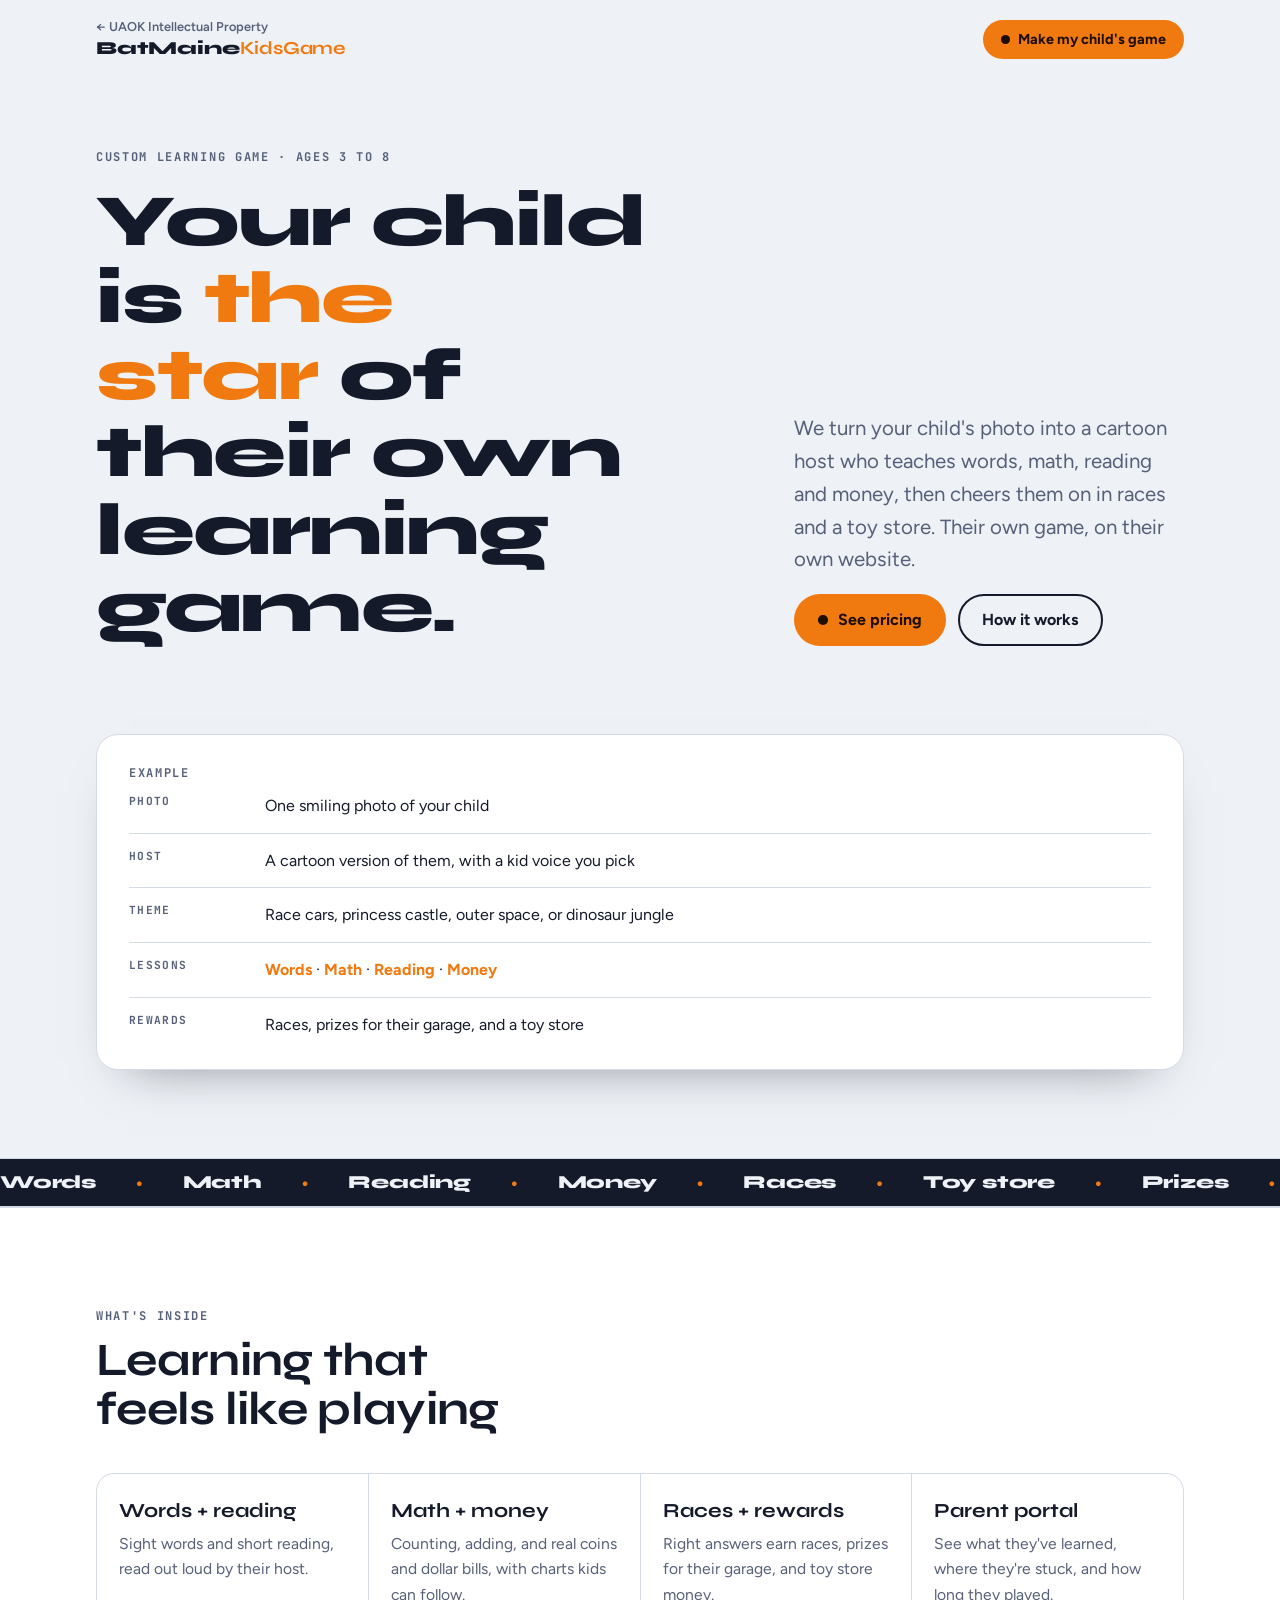
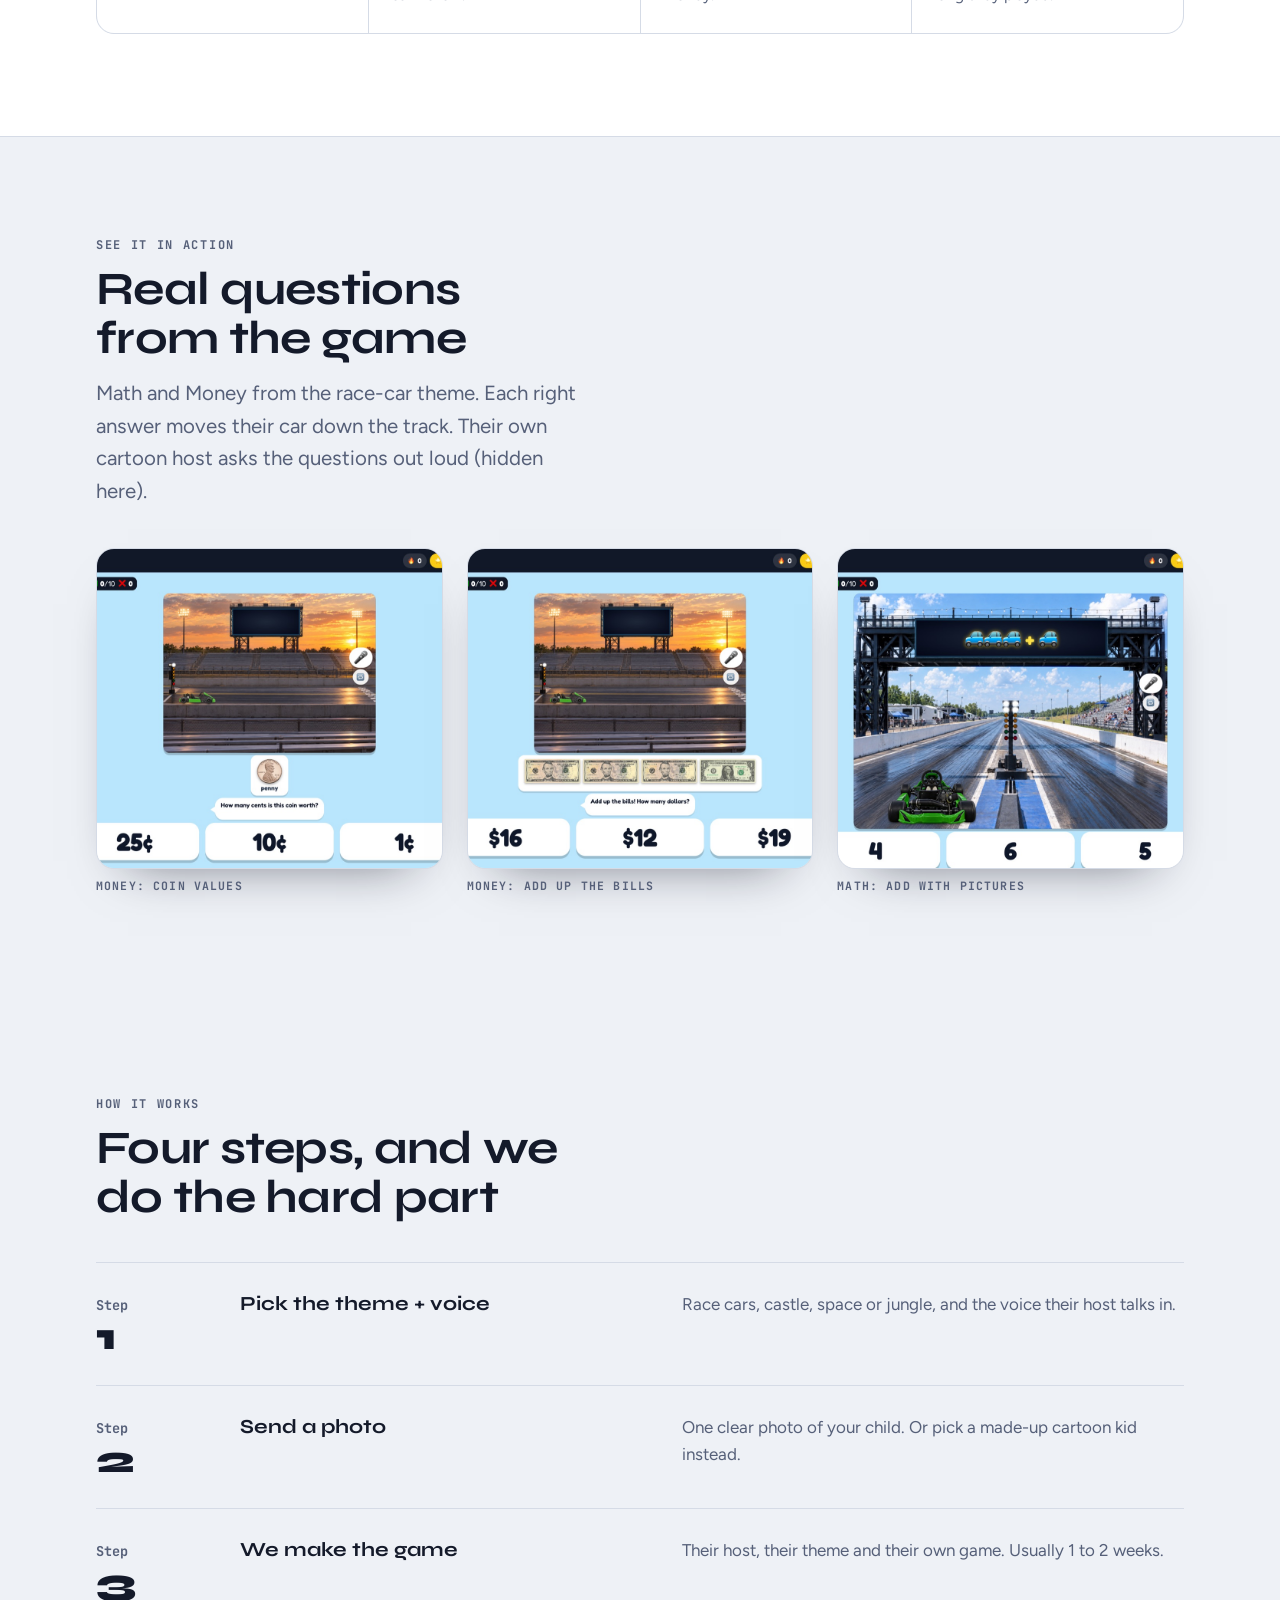
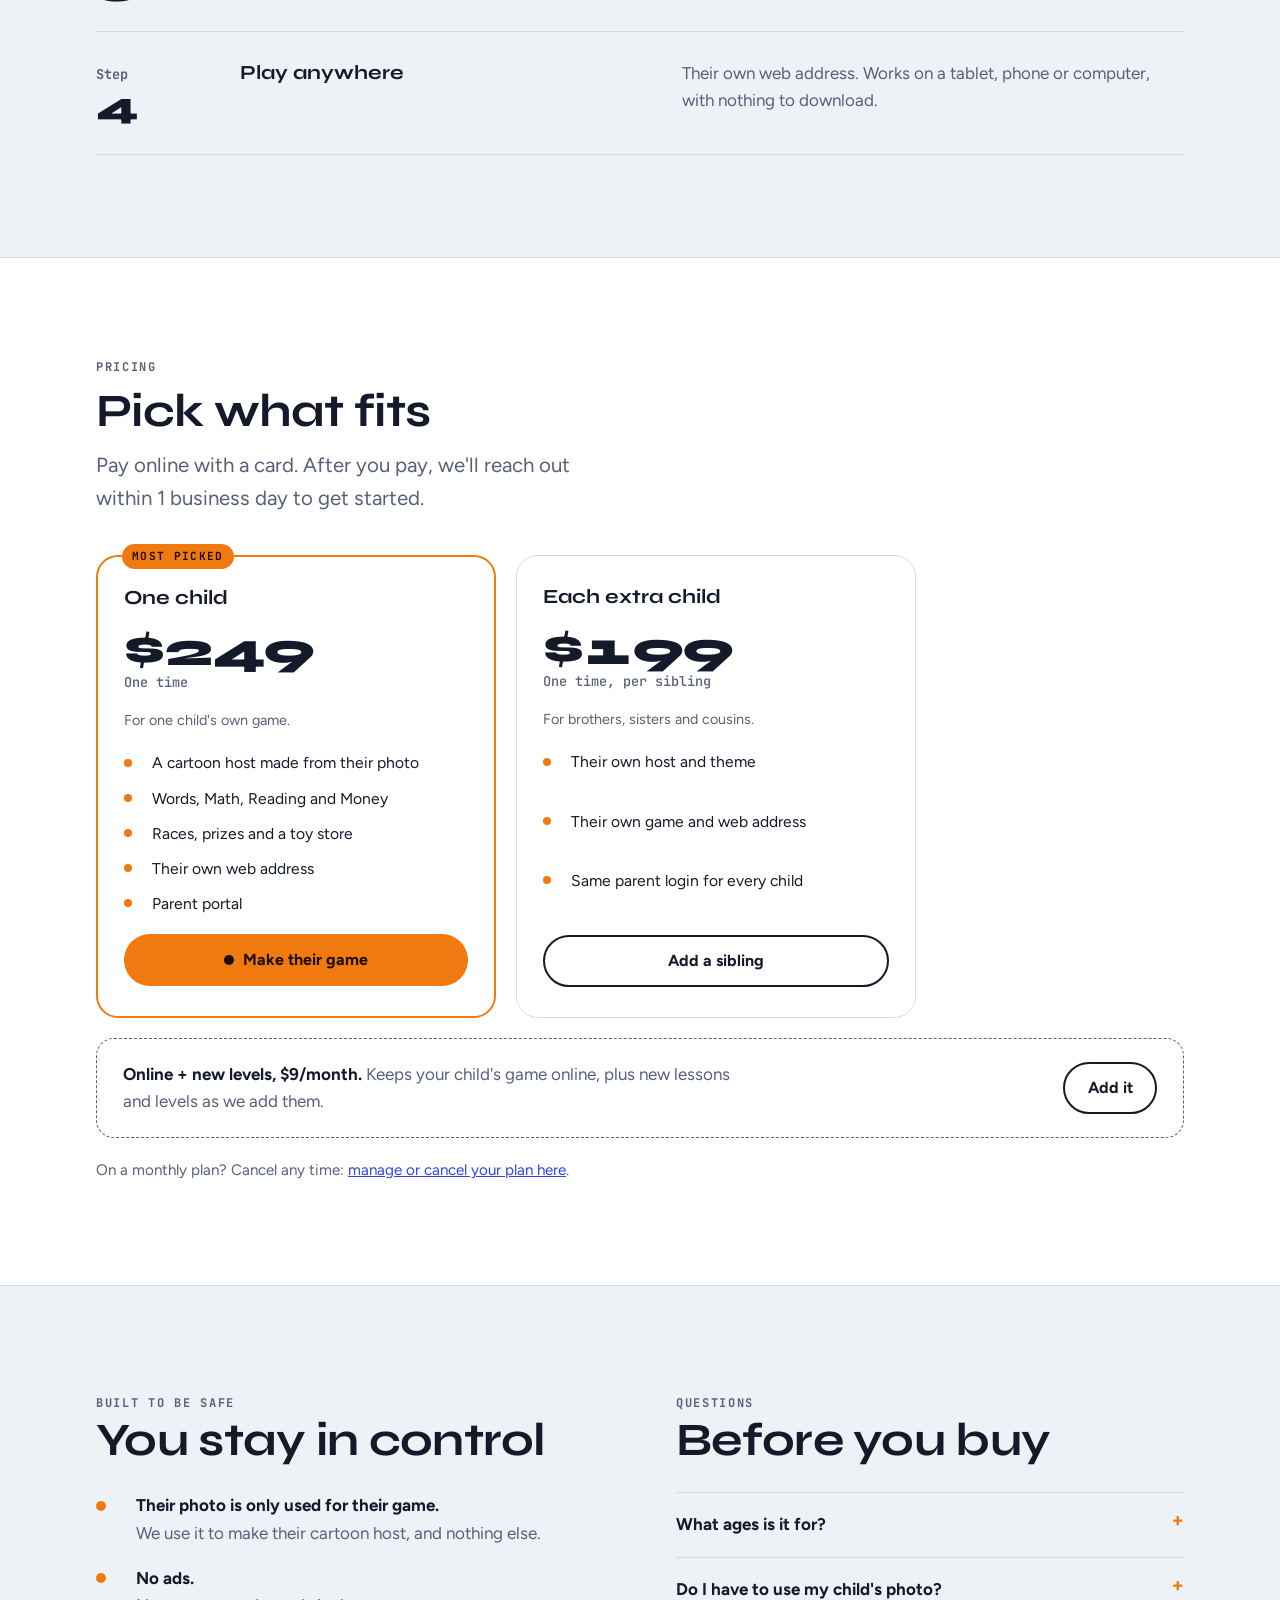
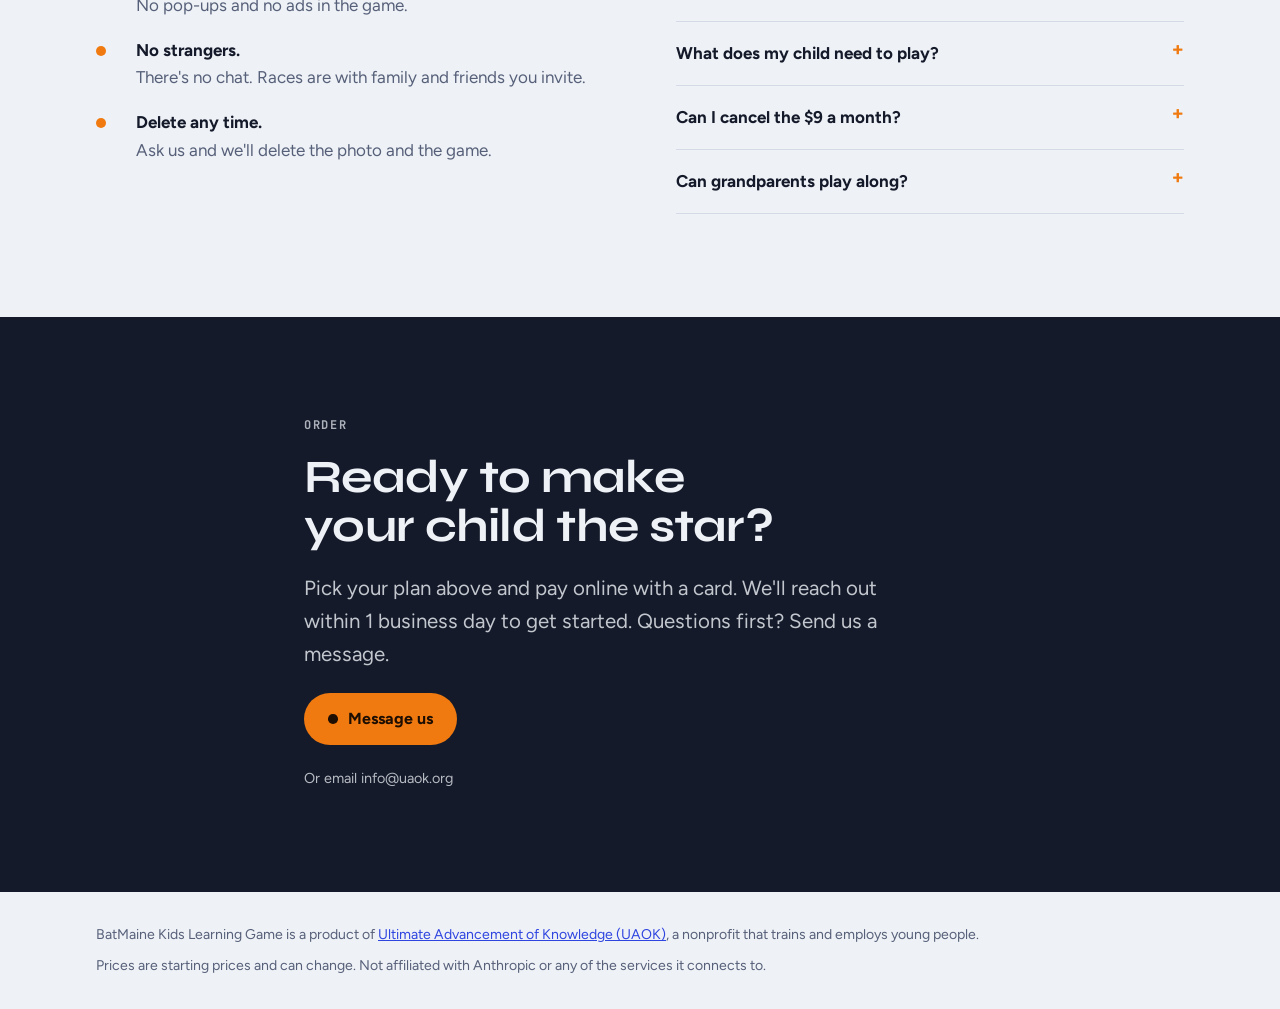
<file: kids-game.html>
<!DOCTYPE html>
<html lang="en">
<head>
<meta charset="UTF-8" />
<meta name="viewport" content="width=device-width, initial-scale=1, viewport-fit=cover" />
<title>BatMaine Custom Kids Learning Game — Your Child Stars in Their Own Game | UAOK</title>
<meta name="description" content="We turn your child&#x27;s photo into a cartoon host who teaches words, math, reading and money, then cheers them on in races and a toy store. Their own game, on their own website. From Ultimate Advancement of Knowledge (UAOK), a nonprofit." />
<link rel="icon" type="image/png" href="favicon.png">
<link rel="apple-touch-icon" href="favicon.png">
<meta property="og:title" content="BatMaineKidsGame" />
<meta property="og:description" content="We turn your child&#x27;s photo into a cartoon host who teaches words, math, reading and money, then cheers them on in races and a toy store. Their own game, on their own website." />
<link rel="preconnect" href="https://fonts.googleapis.com">
<link rel="preconnect" href="https://fonts.gstatic.com" crossorigin>
<link rel="stylesheet" href="https://fonts.googleapis.com/css2?family=Syne:wght@600;700;800&family=Figtree:wght@400;500;600;700&family=JetBrains+Mono:wght@500;700&display=swap">
<link rel="stylesheet" href="batmaine.css">
<style>
:root{--rec:#F07A10;--rec-ink:#1E0E02}
@media (prefers-color-scheme: dark){:root:not([data-theme="light"]){--rec:#FFA552;--rec-ink:#1E0E02}}
:root[data-theme="dark"]{--rec:#FFA552;--rec-ink:#1E0E02}
</style>
</head>
<body>

<header class="wrap top">
  <div class="brand-wrap"><a class="back" href="/#ip">← UAOK Intellectual Property</a><div class="brand">BatMaine<b>KidsGame</b></div></div>
  <div style="display:flex;gap:10px;align-items:center"><a class="btn btn-rec" href="#pricing"><span class="dot"></span>Make my child&#x27;s game</a></div>
</header>

<main>
  <div class="wrap hero">
    <div class="left">
      <span class="label">Custom learning game · Ages 3 to 8</span>
      <h1>Your child is <em>the star</em> of their own learning game.</h1>
    </div>
    <div class="right">
      <p class="lede">We turn your child&#x27;s photo into a cartoon host who teaches words, math, reading and money, then cheers them on in races and a toy store. Their own game, on their own website.</p>
      <div class="ctas">
        <a class="btn btn-rec" href="#pricing"><span class="dot"></span>See pricing</a>
        <a class="btn btn-ghost" href="#how">How it works</a>
      </div>
    </div>
  </div>

  <div class="wrap" style="padding-bottom:clamp(48px,7vw,88px)">
    <div class="demo">
      <span class="label">Example</span>
      <div class="row"><span class="k">Photo</span><span class="v">One smiling photo of your child</span></div>
      <div class="row"><span class="k">Host</span><span class="v">A cartoon version of them, with a kid voice you pick</span></div>
      <div class="row"><span class="k">Theme</span><span class="v">Race cars, princess castle, outer space, or dinosaur jungle</span></div>
      <div class="row"><span class="k">Lessons</span><span class="v"><b>Words</b> · <b>Math</b> · <b>Reading</b> · <b>Money</b></span></div>
      <div class="row"><span class="k">Rewards</span><span class="v">Races, prizes for their garage, and a toy store</span></div>
    </div>
  </div>

  <div class="ticker" aria-hidden="true"><div class="track">
    <span>Words</span><span>Math</span><span>Reading</span><span>Money</span><span>Races</span><span>Toy store</span><span>Prizes</span><span>Parent portal</span>
    <span>Words</span><span>Math</span><span>Reading</span><span>Money</span><span>Races</span><span>Toy store</span><span>Prizes</span><span>Parent portal</span>
  </div></div>

  <section class="band">
    <div class="wrap">
      <div class="head">
        <span class="label">What&#x27;s inside</span>
        <h2>Learning that feels like playing</h2>
      </div>
      <div class="makes">
        <div class="make"><h3>Words + reading</h3><p>Sight words and short reading, read out loud by their host.</p></div>
        <div class="make"><h3>Math + money</h3><p>Counting, adding, and real coins and dollar bills, with charts kids can follow.</p></div>
        <div class="make"><h3>Races + rewards</h3><p>Right answers earn races, prizes for their garage, and toy store money.</p></div>
        <div class="make"><h3>Parent portal</h3><p>See what they&#x27;ve learned, where they&#x27;re stuck, and how long they played.</p></div>
      </div>
    </div>
  </section>

  <section id="see">
    <div class="wrap">
      <div class="head">
        <span class="label">See it in action</span>
        <h2>Real questions from the game</h2>
        <p class="lede">Math and Money from the race-car theme. Each right answer moves their car down the track. Their own cartoon host asks the questions out loud (hidden here).</p>
      </div>
      <div class="gallery">
        <figure class="g-third"><img src="kids-media/money-coins.jpg" alt="A money question on a race track: a penny, and the question How many cents is this coin worth? with answers 25, 10 and 1 cents" loading="lazy"><figcaption>Money: coin values</figcaption></figure>
        <figure class="g-third"><img src="kids-media/money-bills.jpg" alt="A money question: three five-dollar bills and a one-dollar bill, Add up the bills! How many dollars? with answers $16, $12 and $19" loading="lazy"><figcaption>Money: add up the bills</figcaption></figure>
        <figure class="g-third"><img src="kids-media/math-add.jpg" alt="A math question on the race track&#x27;s big screen: 3 cars plus 1 car, with answers 4, 6 and 5" loading="lazy"><figcaption>Math: add with pictures</figcaption></figure>
      </div>
    </div>
  </section>

  <section id="how">
    <div class="wrap">
      <div class="head">
        <span class="label">How it works</span>
        <h2>Four steps, and we do the hard part</h2>
      </div>
      <div class="steps">
        <div class="step"><div class="n">Step<b>1</b></div><h3>Pick the theme + voice</h3><p>Race cars, castle, space or jungle, and the voice their host talks in.</p></div>
        <div class="step"><div class="n">Step<b>2</b></div><h3>Send a photo</h3><p>One clear photo of your child. Or pick a made-up cartoon kid instead.</p></div>
        <div class="step"><div class="n">Step<b>3</b></div><h3>We make the game</h3><p>Their host, their theme and their own game. Usually 1 to 2 weeks.</p></div>
        <div class="step"><div class="n">Step<b>4</b></div><h3>Play anywhere</h3><p>Their own web address. Works on a tablet, phone or computer, with nothing to download.</p></div>
      </div>
    </div>
  </section>

  <section class="band" id="pricing">
    <div class="wrap">
      <div class="head">
        <span class="label">Pricing</span>
        <h2>Pick what fits</h2>
        <p class="lede">Pay online with a card. After you pay, we'll reach out within 1 business day to get started.</p>
      </div>
      <div class="tiers two-up">
        <div class="tier pick">
          <span class="tag">MOST PICKED</span>
          <h3>One child</h3>
          <div><div class="price">$249</div><div class="was">One time</div></div>
          <p class="fine">For one child&#x27;s own game.</p>
          <ul>
            <li>A cartoon host made from their photo</li>
            <li>Words, Math, Reading and Money</li>
            <li>Races, prizes and a toy store</li>
            <li>Their own web address</li>
            <li>Parent portal</li>
          </ul>
          <a class="btn btn-rec" href="https://buy.stripe.com/6oUeVd14I0CB4Li9bG1440m"><span class="dot"></span>Make their game</a>
        </div>
        <div class="tier">
          <h3>Each extra child</h3>
          <div><div class="price">$199</div><div class="was">One time, per sibling</div></div>
          <p class="fine">For brothers, sisters and cousins.</p>
          <ul>
            <li>Their own host and theme</li>
            <li>Their own game and web address</li>
            <li>Same parent login for every child</li>
          </ul>
          <a class="btn btn-ghost" href="https://buy.stripe.com/aFa8wP4gU0CB2DaafK1440n">Add a sibling</a>
        </div>
      </div>
      <div class="addon">
        <p><strong>Online + new levels, $9/month.</strong> Keeps your child&#x27;s game online, plus new lessons and levels as we add them.</p>
        <a class="btn btn-ghost" href="https://buy.stripe.com/4gM6oH9Beetr4LiafK1440o">Add it</a>
      </div>
      <p class="note">On a monthly plan? Cancel any time: <a href="https://billing.stripe.com/p/login/6oUfZh00E4SR5Pmew014400">manage or cancel your plan here</a>.</p>
    </div>
  </section>

  <section>
    <div class="wrap two">
      <div>
        <span class="label">Built to be safe</span>
        <h2>You stay in control</h2>
        <div class="rules">
          <div class="rule"><span class="dot"></span><p><strong>Their photo is only used for their game.</strong>We use it to make their cartoon host, and nothing else.</p></div>
          <div class="rule"><span class="dot"></span><p><strong>No ads.</strong>No pop-ups and no ads in the game.</p></div>
          <div class="rule"><span class="dot"></span><p><strong>No strangers.</strong>There&#x27;s no chat. Races are with family and friends you invite.</p></div>
          <div class="rule"><span class="dot"></span><p><strong>Delete any time.</strong>Ask us and we&#x27;ll delete the photo and the game.</p></div>
        </div>
      </div>
      <div>
        <span class="label">Questions</span>
        <h2>Before you buy</h2>
        <div style="margin-top:28px">
          <details><summary>What ages is it for?</summary><p>About 3 to 8. Lessons start easy and get harder as they go.</p></details>
          <details><summary>Do I have to use my child&#x27;s photo?</summary><p>No. Pick a made-up cartoon kid instead.</p></details>
          <details><summary>What does my child need to play?</summary><p>A tablet, phone or computer with internet. Nothing to download.</p></details>
          <details><summary>Can I cancel the $9 a month?</summary><p>Yes, any time. Use the &quot;manage or cancel your plan&quot; link on this page and enter the email you paid with. The game stays online until the end of the month you already paid for, and you won&#x27;t be charged again.</p></details>
          <details><summary>Can grandparents play along?</summary><p>Yes. Invite family to races from the parent portal.</p></details>
        </div>
      </div>
    </div>
  </section>

  <section class="order" id="order">
    <div class="wrap inner">
      <span class="label">Order</span>
      <h2>Ready to make your child the star?</h2>
      <p class="lede">Pick your plan above and pay online with a card. We'll reach out within 1 business day to get started. Questions first? Send us a message.</p>
      <div class="ctas"><a class="btn btn-rec" href="/?topic=kids-game#contact"><span class="dot"></span>Message us</a></div>
      <p class="fine" style="color:var(--bg);opacity:.75">Or email info@uaok.org</p>
    </div>
  </section>
</main>

<footer>
  <div class="wrap">
    <p>BatMaine Kids Learning Game is a product of <a href="/">Ultimate Advancement of Knowledge (UAOK)</a>, a nonprofit that trains and employs young people.</p>
    <p>Prices are starting prices and can change. Not affiliated with Anthropic or any of the services it connects to.</p>
  </div>
</footer>
</body>
</html>
</file>
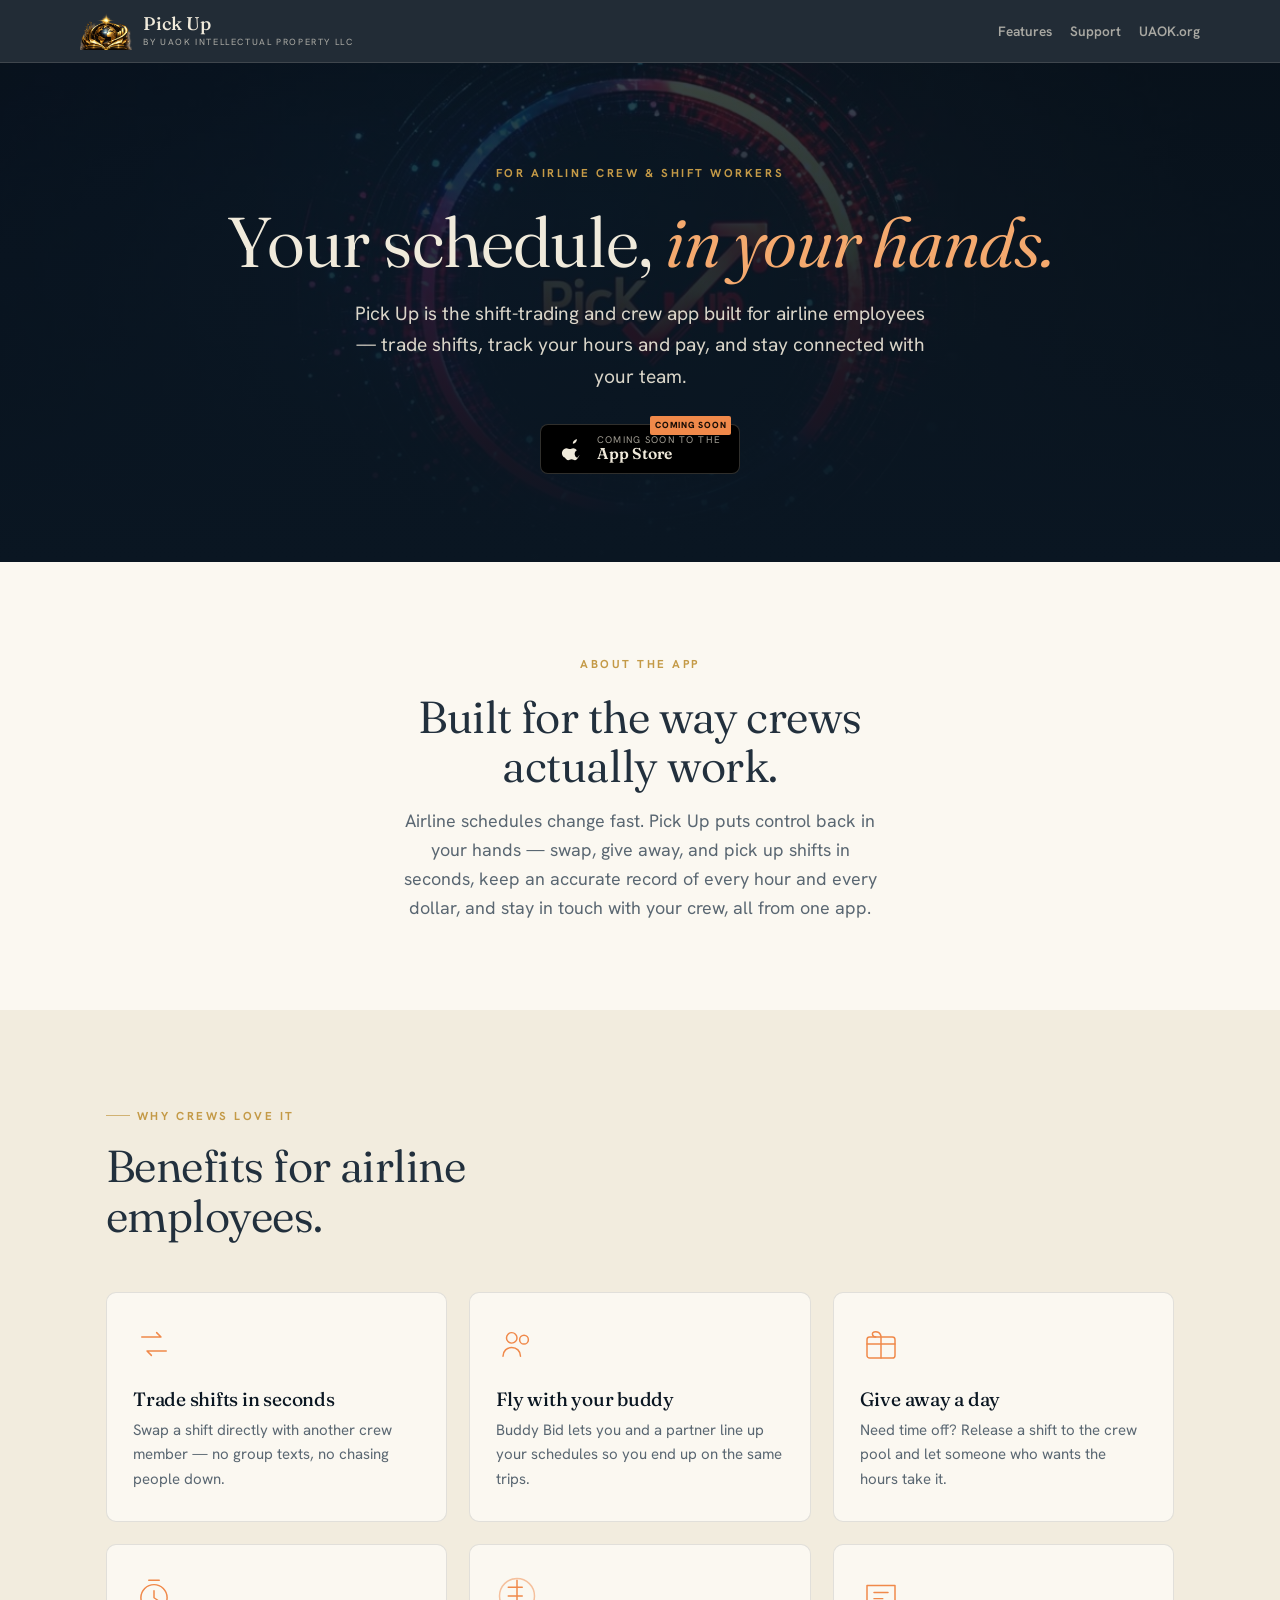
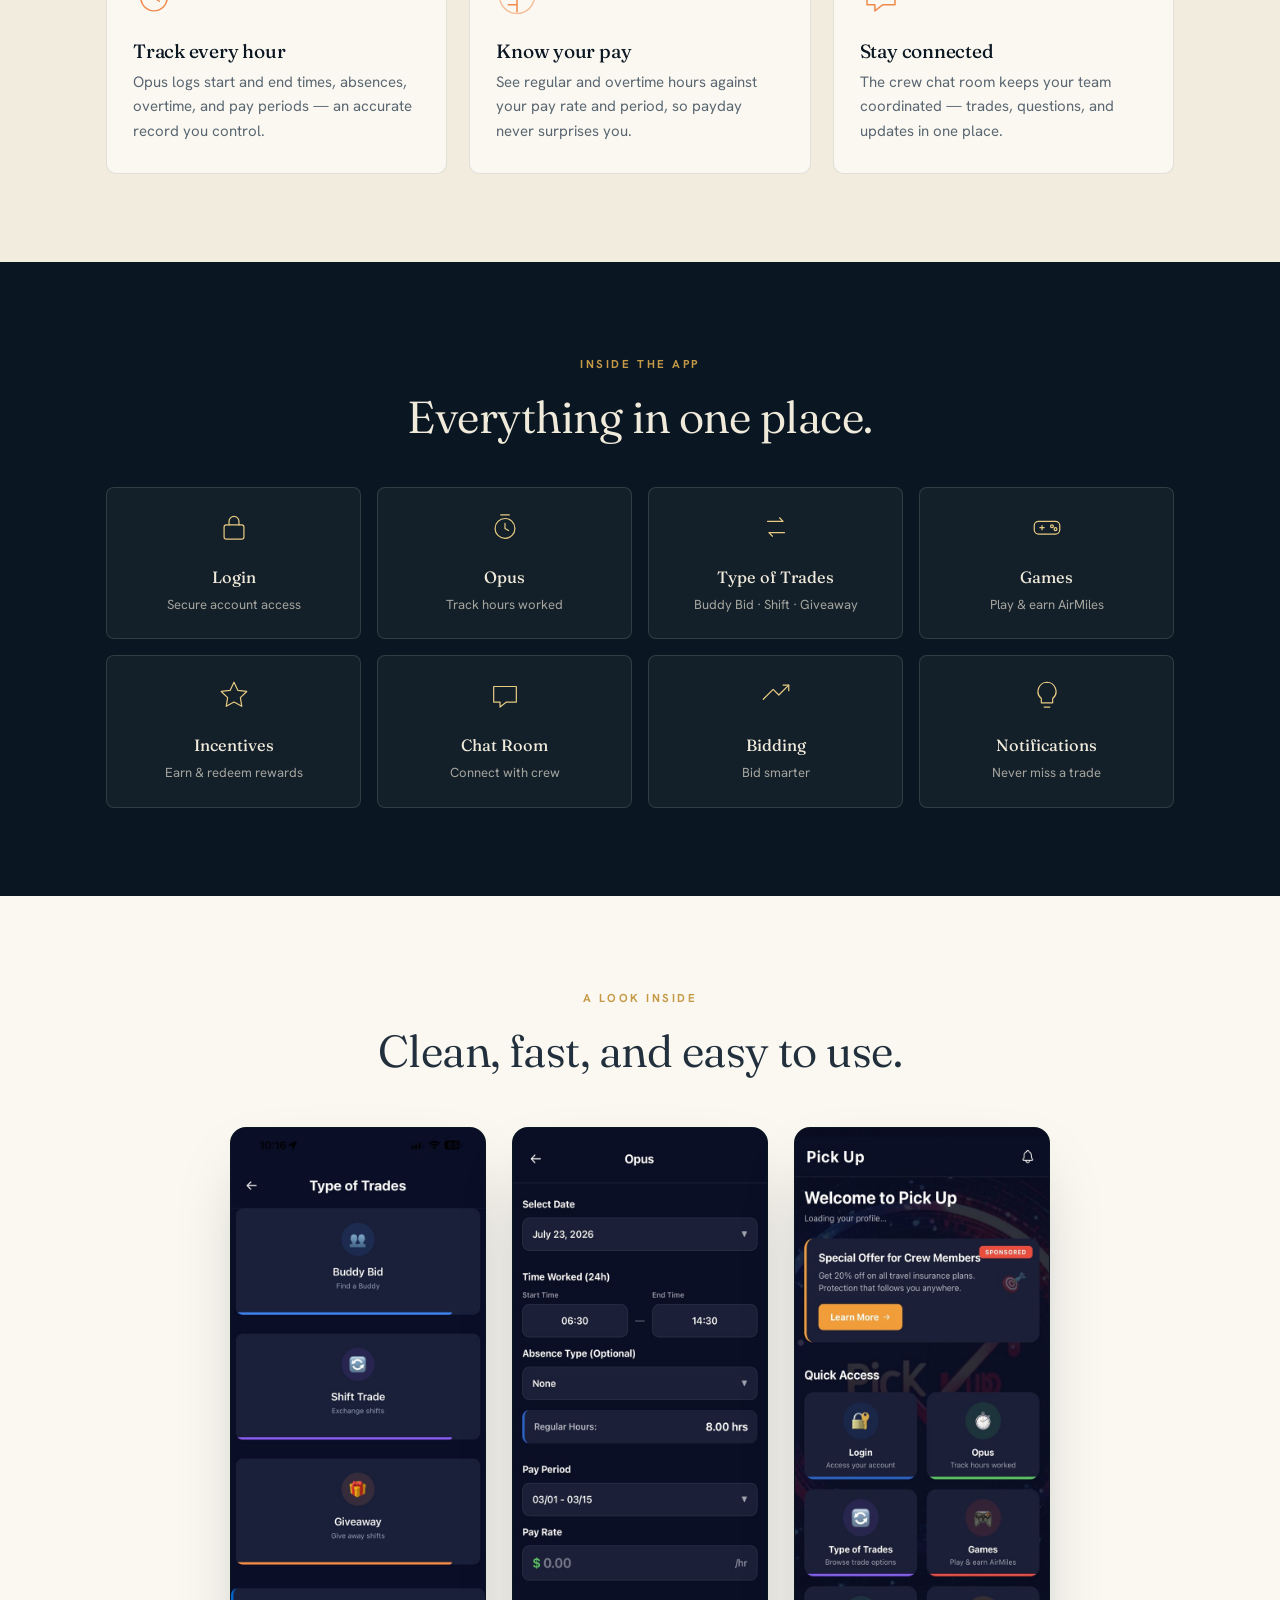
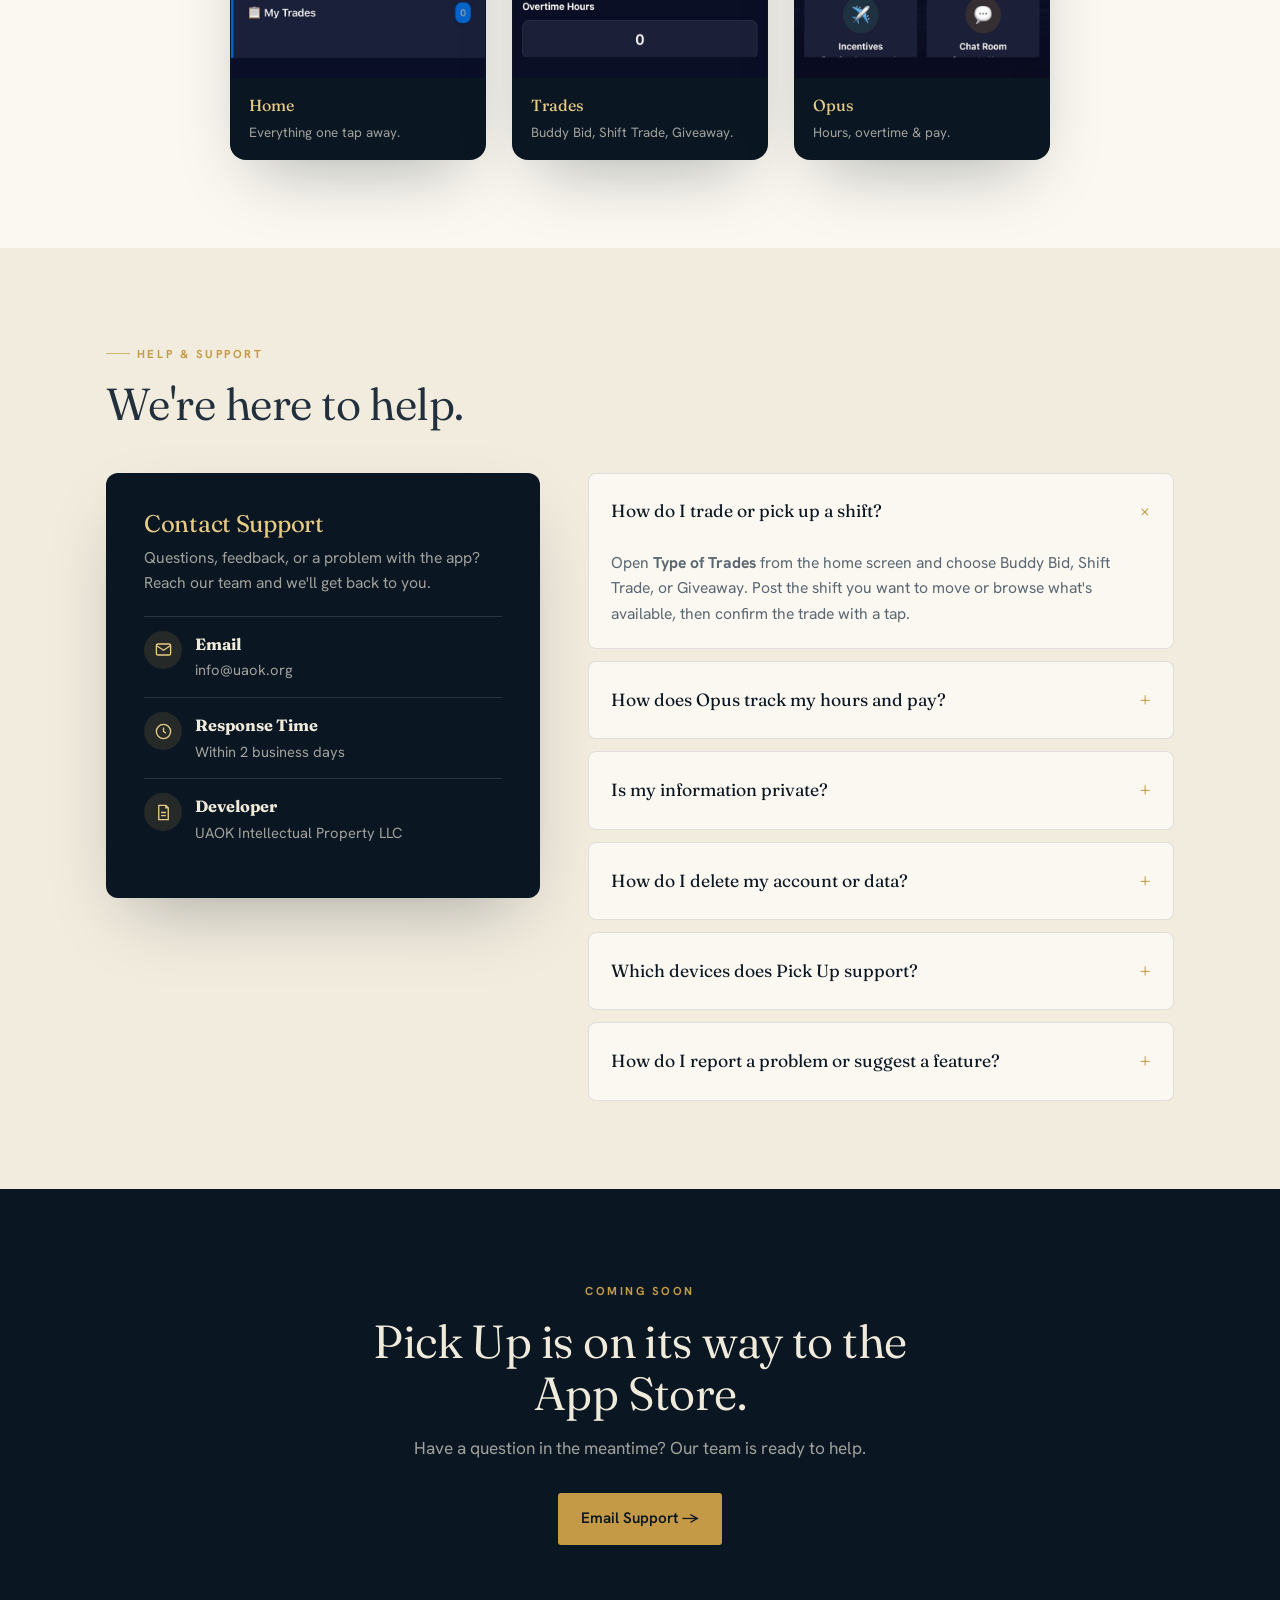
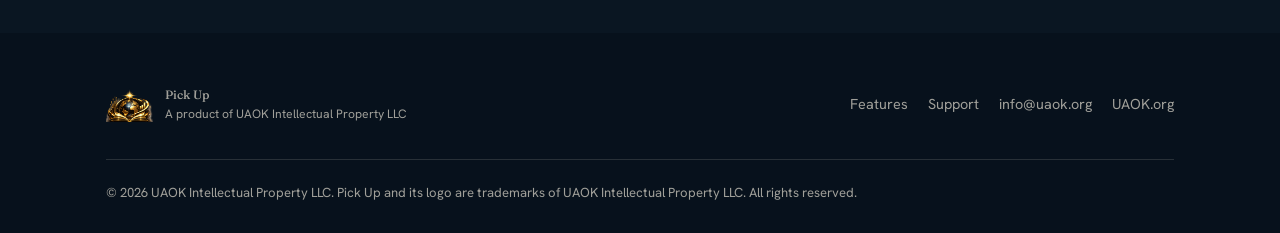
<file: pickup.html>
<!DOCTYPE html>
<html lang="en">
<head>
<meta charset="UTF-8" />
<meta name="viewport" content="width=device-width, initial-scale=1" />
<title>Pick Up — App Support &amp; Info | UAOK</title>
<meta name="description" content="Pick Up is a shift-trading and crew-management app for airline employees — trade shifts, track hours and pay, and stay connected. Support and information from UAOK Intellectual Property LLC." />
<link rel="icon" type="image/png" href="favicon.png">
<link rel="apple-touch-icon" href="favicon.png">
<link rel="preconnect" href="https://fonts.googleapis.com">
<link rel="preconnect" href="https://fonts.gstatic.com" crossorigin>
<link href="https://fonts.googleapis.com/css2?family=Fraunces:ital,opsz,wght@0,9..144,300..600;1,9..144,400&family=Hanken+Grotesk:wght@300..800&display=swap" rel="stylesheet">
<style>
:root{
  --ink:#0A1622;--ink-2:#0F2033;--gold:#C49A47;--gold-2:#E7CB83;--gold-soft:rgba(196,154,71,.14);
  --app:#F0894A;--app-2:#F4A96E;--app-soft:rgba(240,137,74,.14);
  --paper:#FBF8F1;--paper-2:#F2ECDE;--paper-3:#E7DDC9;
  --text:#22303D;--text-soft:#5A6772;--cream:#F0EADB;--cream-mute:rgba(240,234,219,.66);
  --line-d:rgba(240,234,219,.14);--line-l:rgba(10,22,34,.11);
  --shadow:0 30px 70px -26px rgba(10,22,34,.34);--shadow-sm:0 14px 34px -18px rgba(10,22,34,.36);
  --serif:"Fraunces",Georgia,serif;--sans:"Hanken Grotesk",-apple-system,BlinkMacSystemFont,"Segoe UI",sans-serif;--maxw:1120px;
}
*{box-sizing:border-box;margin:0;padding:0}
html{scroll-behavior:smooth}
body{font-family:var(--sans);background:var(--paper);color:var(--text);line-height:1.62;-webkit-font-smoothing:antialiased;overflow-x:hidden}
img{display:block;max-width:100%}a{color:inherit;text-decoration:none}
h1,h2,h3,h4{font-family:var(--serif);font-weight:400;line-height:1.1;letter-spacing:-.012em}
.wrap{max-width:var(--maxw);margin:0 auto;padding:0 26px}
.eyebrow{font-size:.72rem;font-weight:700;letter-spacing:.22em;text-transform:uppercase;color:var(--gold);display:inline-flex;align-items:center;gap:.6em}
.eyebrow::before{content:"";width:24px;height:1px;background:var(--gold);opacity:.7}
.eyebrow.center{justify-content:center}.eyebrow.center::before{display:none}
.btn{display:inline-flex;align-items:center;gap:.6em;font-weight:600;font-size:.95rem;padding:.9em 1.5em;border-radius:3px;transition:.3s cubic-bezier(.2,.7,.3,1)}
.btn--gold{background:var(--gold);color:var(--ink)}.btn--gold:hover{background:var(--gold-2);transform:translateY(-2px)}
.btn--line{border:1px solid var(--line-l);color:var(--ink)}.btn--line:hover{border-color:var(--gold);transform:translateY(-2px)}
.btn--ghost{border:1px solid var(--line-d);color:var(--cream)}.btn--ghost:hover{border-color:var(--gold);color:var(--gold-2)}

/* header */
header{position:sticky;top:0;z-index:50;background:rgba(10,22,34,.9);backdrop-filter:blur(12px);border-bottom:1px solid var(--line-d);color:var(--cream)}
.nav{display:flex;align-items:center;justify-content:space-between;padding:12px 0}
.brand{display:flex;align-items:center;gap:.7rem}
.brand img{height:38px;width:auto}
.brand .bt{display:flex;flex-direction:column;line-height:1.1}
.brand .bt b{font-family:var(--serif);font-size:1.15rem;font-weight:500}
.brand .bt span{font-size:.56rem;letter-spacing:.18em;text-transform:uppercase;color:var(--cream-mute);margin-top:3px}
.nav-r{display:flex;align-items:center;gap:18px}
.nav-r a{font-size:.85rem;font-weight:600;color:var(--cream-mute);transition:.2s}
.nav-r a:hover{color:var(--gold-2)}
@media(max-width:620px){.nav-r a.hide{display:none}}

/* hero */
.hero{position:relative;color:var(--cream);overflow:hidden;background:var(--ink)}
.hero-img{position:absolute;inset:0;width:100%;height:100%;object-fit:cover;opacity:.5}
.hero-tint{position:absolute;inset:0;background:linear-gradient(180deg,rgba(10,22,34,.6),rgba(10,22,34,.82) 60%,var(--ink))}
.hero .wrap{position:relative;z-index:2;padding:96px 26px 88px;text-align:center}
.hero h1{font-size:clamp(2.6rem,6vw,4.4rem);font-weight:360;margin:18px 0 0}
.hero h1 em{font-style:italic;color:var(--app-2)}
.hero .sub{color:var(--cream);opacity:.9;font-size:1.2rem;margin:18px auto 0;max-width:52ch}
.badges{display:flex;gap:12px;justify-content:center;flex-wrap:wrap;margin-top:32px}
.badge-store{display:inline-flex;align-items:center;gap:12px;background:#000;border:1px solid rgba(240,234,219,.2);border-radius:8px;padding:.6em 1.15em;color:var(--cream);position:relative}
.badge-store svg{width:26px;height:26px;color:var(--cream)}
.badge-store .bs{display:flex;flex-direction:column;line-height:1.15;text-align:left}
.badge-store .bs small{font-size:.6rem;letter-spacing:.12em;text-transform:uppercase;color:var(--cream-mute)}
.badge-store .bs b{font-size:.98rem;font-weight:600;font-family:var(--serif)}
.badge-store .soon{position:absolute;top:-9px;right:8px;background:var(--app);color:#1a0e06;font-size:.55rem;font-weight:800;letter-spacing:.1em;text-transform:uppercase;padding:.28em .55em;border-radius:2px}

/* sections */
section.band{padding:88px 0}
.band.paper2{background:var(--paper-2)}
.band.ink{background:var(--ink);color:var(--cream)}
.sec-head{max-width:60ch}.sec-head.center{margin:0 auto;text-align:center}
.sec-head h2{font-size:clamp(1.9rem,3.8vw,2.8rem);margin-top:16px;font-weight:360}
.band.ink h2{color:var(--cream)}
.lead{font-size:1.12rem;color:var(--text-soft);max-width:60ch}
.band.ink .lead{color:var(--cream-mute)}
.prose{max-width:68ch}.prose p{margin-bottom:16px;color:var(--text-soft);font-size:1.05rem}.prose p strong{color:var(--ink)}

/* benefits */
.ben-grid{display:grid;grid-template-columns:repeat(3,1fr);gap:22px;margin-top:52px}
.ben{background:var(--paper);border:1px solid var(--line-l);border-radius:10px;padding:30px 26px;transition:.35s;position:relative;overflow:hidden}
.ben::before{content:"";position:absolute;top:0;left:0;right:0;height:3px;background:linear-gradient(90deg,var(--app),var(--app-2));transform:scaleX(0);transform-origin:left;transition:.4s}
.ben:hover{transform:translateY(-5px);box-shadow:var(--shadow-sm)}.ben:hover::before{transform:scaleX(1)}
.ben .bi{width:42px;height:42px;color:var(--app);margin-bottom:16px}
.ben h3{font-size:1.2rem;color:var(--ink);margin-bottom:8px;font-family:var(--serif);font-weight:450}
.ben p{font-size:.94rem;color:var(--text-soft)}

/* feature chips row */
.feats{display:grid;grid-template-columns:repeat(4,1fr);gap:16px;margin-top:46px}
.fchip{background:rgba(240,234,219,.04);border:1px solid var(--line-d);border-radius:8px;padding:22px 20px;text-align:center}
.fchip .fi{width:34px;height:34px;color:var(--gold-2);margin:0 auto 12px}
.fchip b{display:block;font-family:var(--serif);font-size:1.02rem;color:var(--cream);font-weight:450}
.fchip span{font-size:.82rem;color:var(--cream-mute)}

/* screenshots */
.shots{display:grid;grid-template-columns:repeat(3,1fr);gap:26px;margin-top:52px;max-width:820px;margin-left:auto;margin-right:auto}
.shot{border-radius:16px;overflow:hidden;border:1px solid var(--line-l);box-shadow:var(--shadow);background:#0A1622}
.shot img{width:100%}
.shot figcaption{padding:15px 18px;background:var(--ink);color:var(--cream)}
.shot figcaption b{display:block;font-family:var(--serif);color:var(--gold-2);font-size:1rem;font-weight:450}
.shot figcaption span{font-size:.84rem;color:var(--cream-mute)}

/* support / faq */
.support-grid{display:grid;grid-template-columns:.85fr 1.15fr;gap:48px;align-items:start}
.support-card{background:var(--ink);color:var(--cream);border-radius:12px;padding:38px;box-shadow:var(--shadow)}
.support-card h3{color:var(--gold-2);font-size:1.5rem;margin-bottom:8px}
.support-card p{color:var(--cream-mute);font-size:.98rem;margin-bottom:20px}
.support-row{display:flex;gap:13px;align-items:flex-start;padding:14px 0;border-top:1px solid var(--line-d)}
.support-row .ic{width:38px;height:38px;border-radius:50%;background:var(--gold-soft);display:flex;align-items:center;justify-content:center;flex:none}
.support-row .ic svg{width:19px;height:19px;color:var(--gold-2)}
.support-row b{display:block;font-family:var(--serif);font-size:1.02rem}
.support-row a,.support-row span{font-size:.92rem;color:var(--cream-mute)}
.support-row a:hover{color:var(--gold-2)}
.faq{display:grid;gap:12px}
.qa{background:var(--paper);border:1px solid var(--line-l);border-radius:8px;padding:0 22px;overflow:hidden}
.qa summary{list-style:none;cursor:pointer;padding:20px 0;font-family:var(--serif);font-size:1.1rem;color:var(--ink);display:flex;justify-content:space-between;align-items:center;gap:16px}
.qa summary::-webkit-details-marker{display:none}
.qa summary::after{content:"+";color:var(--gold);font-size:1.4rem;transition:.3s;flex:none}
.qa[open] summary::after{transform:rotate(45deg)}
.qa p{padding:0 0 22px;color:var(--text-soft);font-size:.98rem;margin:0}

/* cta */
.cta{background:var(--ink);color:var(--cream);text-align:center;padding:88px 0}
.cta h2{font-size:clamp(1.9rem,4vw,2.9rem);font-weight:360;max-width:20ch;margin:14px auto 0}
.cta p{color:var(--cream-mute);max-width:48ch;margin:16px auto 30px;font-size:1.08rem}

/* footer */
footer{background:#07111c;color:var(--cream);padding:52px 0 30px}
.fbar{display:flex;justify-content:space-between;align-items:center;gap:20px;flex-wrap:wrap}
.fbar .fl{display:flex;align-items:center;gap:12px}
.fbar .fl img{height:34px}
.fbar .fl b{font-family:var(--serif);font-weight:500}
.fbar .fl span{display:block;font-size:.76rem;color:var(--cream-mute)}
.flinks{display:flex;gap:20px;flex-wrap:wrap}
.flinks a{color:var(--cream-mute);font-size:.9rem}.flinks a:hover{color:var(--gold-2)}
.fbot{margin-top:34px;padding-top:22px;border-top:1px solid var(--line-d);font-size:.82rem;color:var(--cream-mute)}

@media(max-width:900px){.ben-grid{grid-template-columns:1fr 1fr}.feats{grid-template-columns:1fr 1fr}.support-grid{grid-template-columns:1fr;gap:32px}}
@media(max-width:600px){.ben-grid,.feats,.shots{grid-template-columns:1fr}.shots{max-width:340px}}
</style>
  <script defer src="https://mega-app-production-8fd8.up.railway.app/static/js/uaok-track.js" data-site="uaok.org"></script>
</head>
<body>

<header>
  <div class="wrap nav">
    <a class="brand" href="/">
      <img src="uaok-mark.png" alt="UAOK">
      <span class="bt"><b>Pick Up</b><span>by UAOK Intellectual Property LLC</span></span>
    </a>
    <div class="nav-r">
      <a href="#features" class="hide">Features</a>
      <a href="#support">Support</a>
      <a href="/" class="hide">UAOK.org</a>
    </div>
  </div>
</header>

<!-- HERO -->
<section class="hero">
  <img class="hero-img" src="pickup-logo.jpg" alt="Pick Up">
  <div class="hero-tint"></div>
  <div class="wrap">
    <span class="eyebrow center">For Airline Crew &amp; Shift Workers</span>
    <h1>Your schedule, <em>in your hands.</em></h1>
    <p class="sub">Pick Up is the shift-trading and crew app built for airline employees — trade shifts, track your hours and pay, and stay connected with your team.</p>
    <div class="badges">
      <span class="badge-store"><span class="soon">Coming Soon</span>
        <svg viewBox="0 0 24 24" fill="currentColor"><path d="M16.5 3c.1 1-.3 2-1 2.8-.7.8-1.7 1.4-2.7 1.3-.1-1 .4-2 1-2.7.7-.8 1.8-1.4 2.7-1.4zM19 17.3c-.4 1-.6 1.4-1.1 2.3-.8 1.2-1.9 2.7-3.2 2.7-1.2 0-1.5-.8-3.1-.8-1.6 0-2 .8-3.1.8-1.3 0-2.3-1.3-3.1-2.5C3 19.3 2 15.9 3.3 13.6c.8-1.4 2.2-2.3 3.6-2.3 1.3 0 2.1.8 3.1.8 1 0 1.6-.8 3.1-.8 1.2 0 2.5.7 3.4 1.8-3 1.6-2.5 5.9.4 7z"/></svg>
        <span class="bs"><small>Coming soon to the</small><b>App Store</b></span></span>
    </div>
  </div>
</section>

<!-- OVERVIEW -->
<section class="band">
  <div class="wrap sec-head center">
    <span class="eyebrow center">About the App</span>
    <h2>Built for the way crews actually work.</h2>
    <p class="lead" style="margin:16px auto 0">Airline schedules change fast. Pick Up puts control back in your hands — swap, give away, and pick up shifts in seconds, keep an accurate record of every hour and every dollar, and stay in touch with your crew, all from one app.</p>
  </div>
</section>

<!-- BENEFITS -->
<section class="band paper2">
  <div class="wrap">
    <div class="sec-head"><span class="eyebrow">Why Crews Love It</span><h2>Benefits for airline employees.</h2></div>
    <div class="ben-grid">
      <div class="ben"><svg class="bi" viewBox="0 0 48 48" fill="none" stroke="currentColor" stroke-width="1.7" stroke-linecap="round" stroke-linejoin="round"><path d="M10 16h22l-5-5M38 32H16l5 5"/></svg><h3>Trade shifts in seconds</h3><p>Swap a shift directly with another crew member — no group texts, no chasing people down.</p></div>
      <div class="ben"><svg class="bi" viewBox="0 0 48 48" fill="none" stroke="currentColor" stroke-width="1.7" stroke-linecap="round" stroke-linejoin="round"><circle cx="18" cy="17" r="6"/><circle cx="32" cy="19" r="5"/><path d="M8 38c0-6 4.5-10 10-10s10 4 10 10"/></svg><h3>Fly with your buddy</h3><p>Buddy Bid lets you and a partner line up your schedules so you end up on the same trips.</p></div>
      <div class="ben"><svg class="bi" viewBox="0 0 48 48" fill="none" stroke="currentColor" stroke-width="1.7" stroke-linecap="round" stroke-linejoin="round"><rect x="8" y="16" width="32" height="24" rx="3"/><path d="M8 24h32M24 16V40M18 16c-4 0-6-6 0-6s6 6 6 6"/></svg><h3>Give away a day</h3><p>Need time off? Release a shift to the crew pool and let someone who wants the hours take it.</p></div>
      <div class="ben"><svg class="bi" viewBox="0 0 48 48" fill="none" stroke="currentColor" stroke-width="1.7" stroke-linecap="round" stroke-linejoin="round"><circle cx="24" cy="26" r="15"/><path d="M24 18v8l6 4M18 6h12"/></svg><h3>Track every hour</h3><p>Opus logs start and end times, absences, overtime, and pay periods — an accurate record you control.</p></div>
      <div class="ben"><svg class="bi" viewBox="0 0 48 48" fill="none" stroke="currentColor" stroke-width="1.7" stroke-linecap="round" stroke-linejoin="round"><path d="M24 6v36M14 14h16M14 24h16M14 34h10"/><circle cx="24" cy="24" r="20" opacity=".5"/></svg><h3>Know your pay</h3><p>See regular and overtime hours against your pay rate and period, so payday never surprises you.</p></div>
      <div class="ben"><svg class="bi" viewBox="0 0 48 48" fill="none" stroke="currentColor" stroke-width="1.7" stroke-linecap="round" stroke-linejoin="round"><path d="M8 12h32v22H26l-9 7v-7H8z"/><path d="M16 20h16M16 27h10"/></svg><h3>Stay connected</h3><p>The crew chat room keeps your team coordinated — trades, questions, and updates in one place.</p></div>
    </div>
  </div>
</section>

<!-- FEATURES -->
<section class="band ink" id="features">
  <div class="wrap">
    <div class="sec-head center"><span class="eyebrow center">Inside the App</span><h2>Everything in one place.</h2></div>
    <div class="feats">
      <div class="fchip"><svg class="fi" viewBox="0 0 48 48" fill="none" stroke="currentColor" stroke-width="1.7" stroke-linecap="round" stroke-linejoin="round"><rect x="10" y="21" width="28" height="20" rx="3"/><path d="M17 21v-5a7 7 0 0 1 14 0v5"/></svg><b>Login</b><span>Secure account access</span></div>
      <div class="fchip"><svg class="fi" viewBox="0 0 48 48" fill="none" stroke="currentColor" stroke-width="1.7" stroke-linecap="round" stroke-linejoin="round"><circle cx="24" cy="26" r="14"/><path d="M24 19v7l5 3M18 7h12"/></svg><b>Opus</b><span>Track hours worked</span></div>
      <div class="fchip"><svg class="fi" viewBox="0 0 48 48" fill="none" stroke="currentColor" stroke-width="1.7" stroke-linecap="round" stroke-linejoin="round"><path d="M12 16h22l-5-5M36 32H14l5 5"/></svg><b>Type of Trades</b><span>Buddy Bid · Shift · Giveaway</span></div>
      <div class="fchip"><svg class="fi" viewBox="0 0 48 48" fill="none" stroke="currentColor" stroke-width="1.7" stroke-linecap="round" stroke-linejoin="round"><rect x="6" y="16" width="36" height="18" rx="6"/><path d="M14 25h6M17 22v6"/><circle cx="31" cy="23" r="2"/><circle cx="36" cy="27" r="2"/></svg><b>Games</b><span>Play &amp; earn AirMiles</span></div>
      <div class="fchip"><svg class="fi" viewBox="0 0 48 48" fill="none" stroke="currentColor" stroke-width="1.7" stroke-linecap="round" stroke-linejoin="round"><path d="M24 6l5.5 11.5L42 19l-9 8.8L35 40 24 34 13 40l2-12.2L6 19l12.5-1.5z"/></svg><b>Incentives</b><span>Earn &amp; redeem rewards</span></div>
      <div class="fchip"><svg class="fi" viewBox="0 0 48 48" fill="none" stroke="currentColor" stroke-width="1.7" stroke-linecap="round" stroke-linejoin="round"><path d="M8 12h32v22H26l-9 7v-7H8z"/></svg><b>Chat Room</b><span>Connect with crew</span></div>
      <div class="fchip"><svg class="fi" viewBox="0 0 48 48" fill="none" stroke="currentColor" stroke-width="1.7" stroke-linecap="round" stroke-linejoin="round"><path d="M6 30l14-14 8 8 14-14"/><path d="M34 10h8v8"/></svg><b>Bidding</b><span>Bid smarter</span></div>
      <div class="fchip"><svg class="fi" viewBox="0 0 48 48" fill="none" stroke="currentColor" stroke-width="1.7" stroke-linecap="round" stroke-linejoin="round"><path d="M24 6a13 13 0 0 0-8 23v6h16v-6a13 13 0 0 0-8-23z"/><path d="M20 41h8"/></svg><b>Notifications</b><span>Never miss a trade</span></div>
    </div>
  </div>
</section>

<!-- SCREENSHOTS -->
<section class="band">
  <div class="wrap">
    <div class="sec-head center"><span class="eyebrow center">A Look Inside</span><h2>Clean, fast, and easy to use.</h2></div>
    <div class="shots">
      <figure class="shot"><img src="pickup-shot-home.jpg" alt="Pick Up home screen"><figcaption><b>Home</b><span>Everything one tap away.</span></figcaption></figure>
      <figure class="shot"><img src="pickup-shot-trades.jpg" alt="Pick Up trades screen"><figcaption><b>Trades</b><span>Buddy Bid, Shift Trade, Giveaway.</span></figcaption></figure>
      <figure class="shot"><img src="pickup-shot-opus.jpg" alt="Pick Up Opus hour tracking"><figcaption><b>Opus</b><span>Hours, overtime &amp; pay.</span></figcaption></figure>
    </div>
  </div>
</section>

<!-- SUPPORT -->
<section class="band paper2" id="support">
  <div class="wrap">
    <div class="sec-head" style="margin-bottom:44px"><span class="eyebrow">Help &amp; Support</span><h2>We're here to help.</h2></div>
    <div class="support-grid">
      <div class="support-card">
        <h3>Contact Support</h3>
        <p>Questions, feedback, or a problem with the app? Reach our team and we'll get back to you.</p>
        <div class="support-row"><span class="ic"><svg viewBox="0 0 24 24" fill="none" stroke="currentColor" stroke-width="1.7"><rect x="3" y="5" width="18" height="14" rx="2"/><path d="M3 7l9 6 9-6"/></svg></span><div><b>Email</b><a href="mailto:info@uaok.org">info@uaok.org</a></div></div>
        <div class="support-row"><span class="ic"><svg viewBox="0 0 24 24" fill="none" stroke="currentColor" stroke-width="1.7"><circle cx="12" cy="12" r="9"/><path d="M12 7v5l3 2"/></svg></span><div><b>Response Time</b><span>Within 2 business days</span></div></div>
        <div class="support-row"><span class="ic"><svg viewBox="0 0 24 24" fill="none" stroke="currentColor" stroke-width="1.7"><path d="M6 3h9l3 3v15H6z"/><path d="M15 3v3h3M9 12h6M9 16h6"/></svg></span><div><b>Developer</b><span>UAOK Intellectual Property LLC</span></div></div>
      </div>
      <div class="faq">
        <details class="qa" open><summary>How do I trade or pick up a shift?</summary><p>Open <strong>Type of Trades</strong> from the home screen and choose Buddy Bid, Shift Trade, or Giveaway. Post the shift you want to move or browse what's available, then confirm the trade with a tap.</p></details>
        <details class="qa"><summary>How does Opus track my hours and pay?</summary><p>In <strong>Opus</strong>, enter your start and end times, any absence type, your pay period, and pay rate. The app calculates your regular and overtime hours so you have an accurate record of what you worked and earned.</p></details>
        <details class="qa"><summary>Is my information private?</summary><p>Your account and schedule information are used only to operate the app's features. We do not sell your personal data. For any privacy question or request, email <a href="mailto:info@uaok.org" style="color:var(--gold)">info@uaok.org</a>.</p></details>
        <details class="qa"><summary>How do I delete my account or data?</summary><p>Email <a href="mailto:info@uaok.org" style="color:var(--gold)">info@uaok.org</a> from the address on your account and request deletion. We'll remove your account and associated data.</p></details>
        <details class="qa"><summary>Which devices does Pick Up support?</summary><p>Pick Up is built for iPhone and Android phones. Availability on the App Store and Google Play is coming soon — check back here for the download links.</p></details>
        <details class="qa"><summary>How do I report a problem or suggest a feature?</summary><p>We'd love to hear it. Email <a href="mailto:info@uaok.org" style="color:var(--gold)">info@uaok.org</a> with a short description (and a screenshot if it helps) and we'll follow up.</p></details>
      </div>
    </div>
  </div>
</section>

<!-- CTA -->
<section class="cta">
  <div class="wrap">
    <span class="eyebrow center">Coming Soon</span>
    <h2>Pick Up is on its way to the App Store.</h2>
    <p>Have a question in the meantime? Our team is ready to help.</p>
    <a href="mailto:info@uaok.org" class="btn btn--gold">Email Support →</a>
  </div>
</section>

<footer>
  <div class="wrap">
    <div class="fbar">
      <a class="fl" href="/">
        <img src="uaok-mark.png" alt="UAOK">
        <span><b>Pick Up</b><span>A product of UAOK Intellectual Property LLC</span></span>
      </a>
      <div class="flinks">
        <a href="#features">Features</a>
        <a href="#support">Support</a>
        <a href="mailto:info@uaok.org">info@uaok.org</a>
        <a href="/">UAOK.org</a>
      </div>
    </div>
    <div class="fbot">© 2026 UAOK Intellectual Property LLC. Pick Up and its logo are trademarks of UAOK Intellectual Property LLC. All rights reserved.</div>
  </div>
</footer>

</body>
</html>
</file>
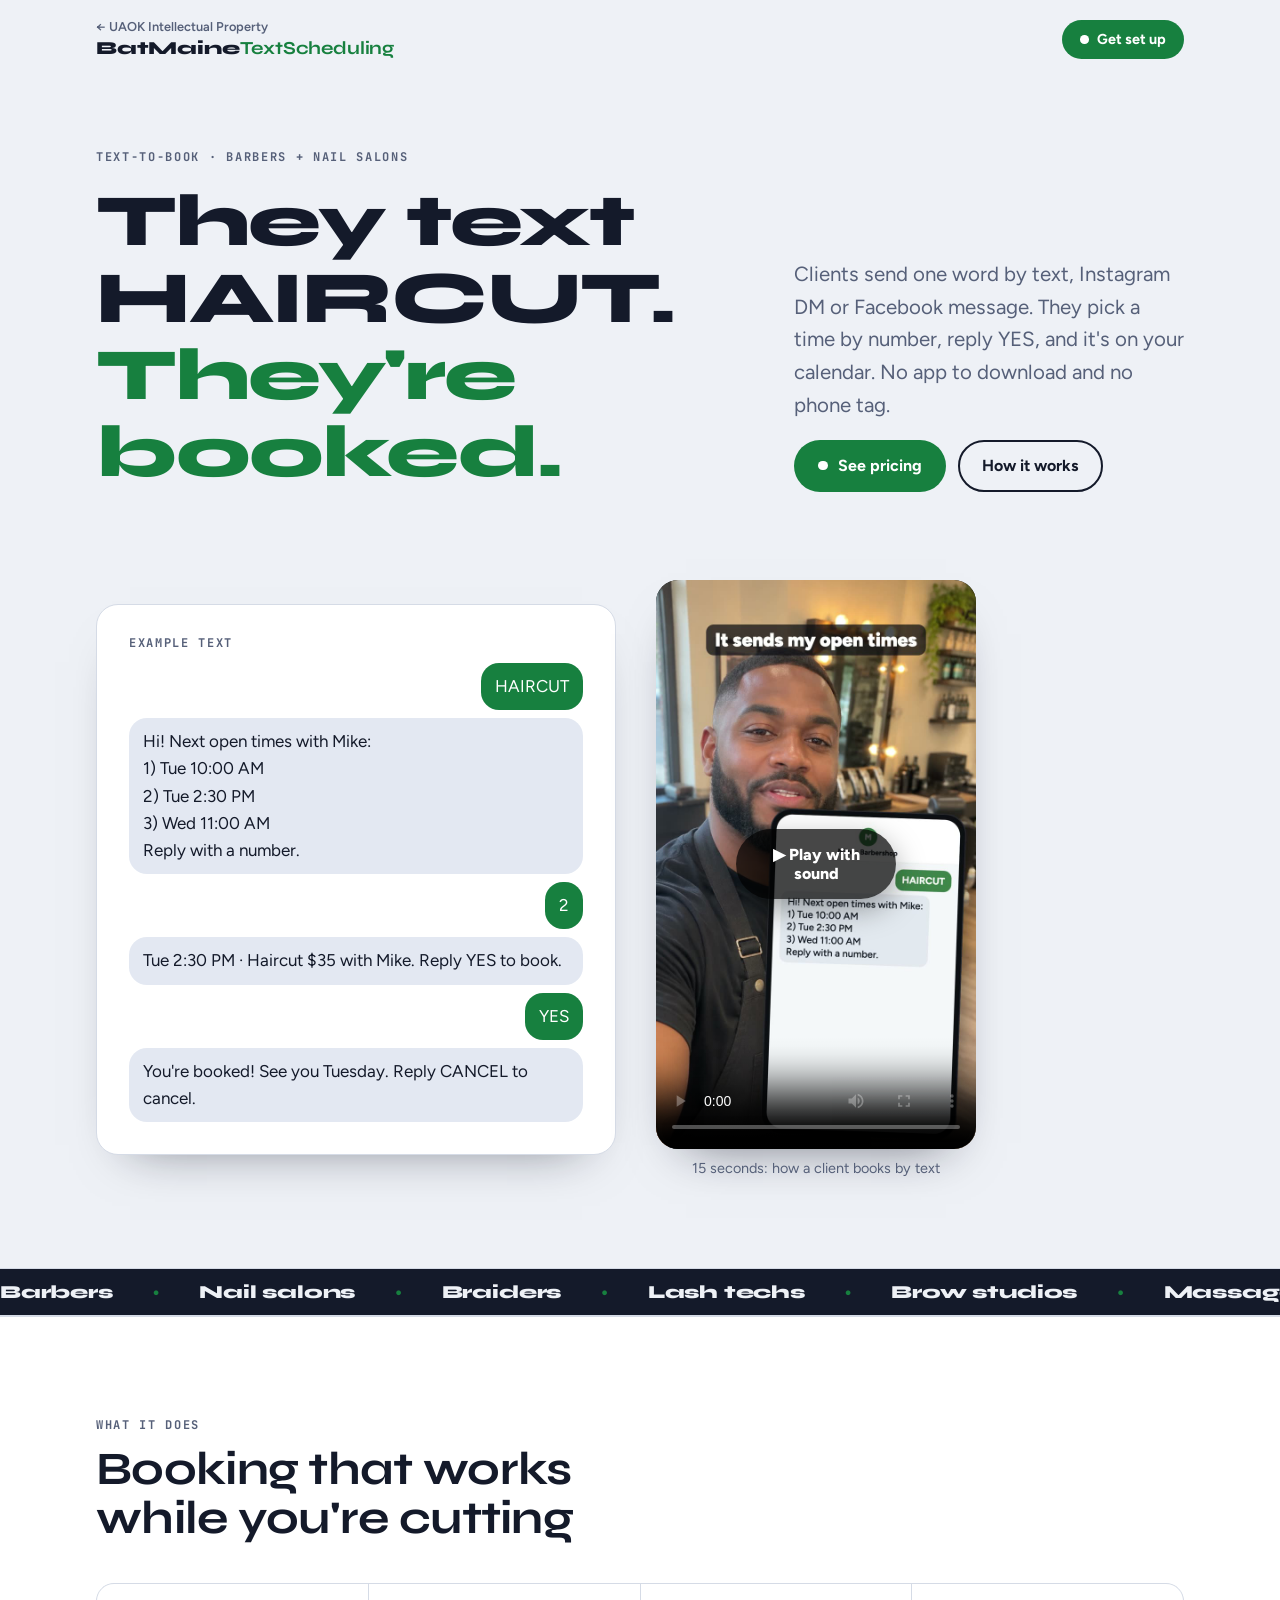
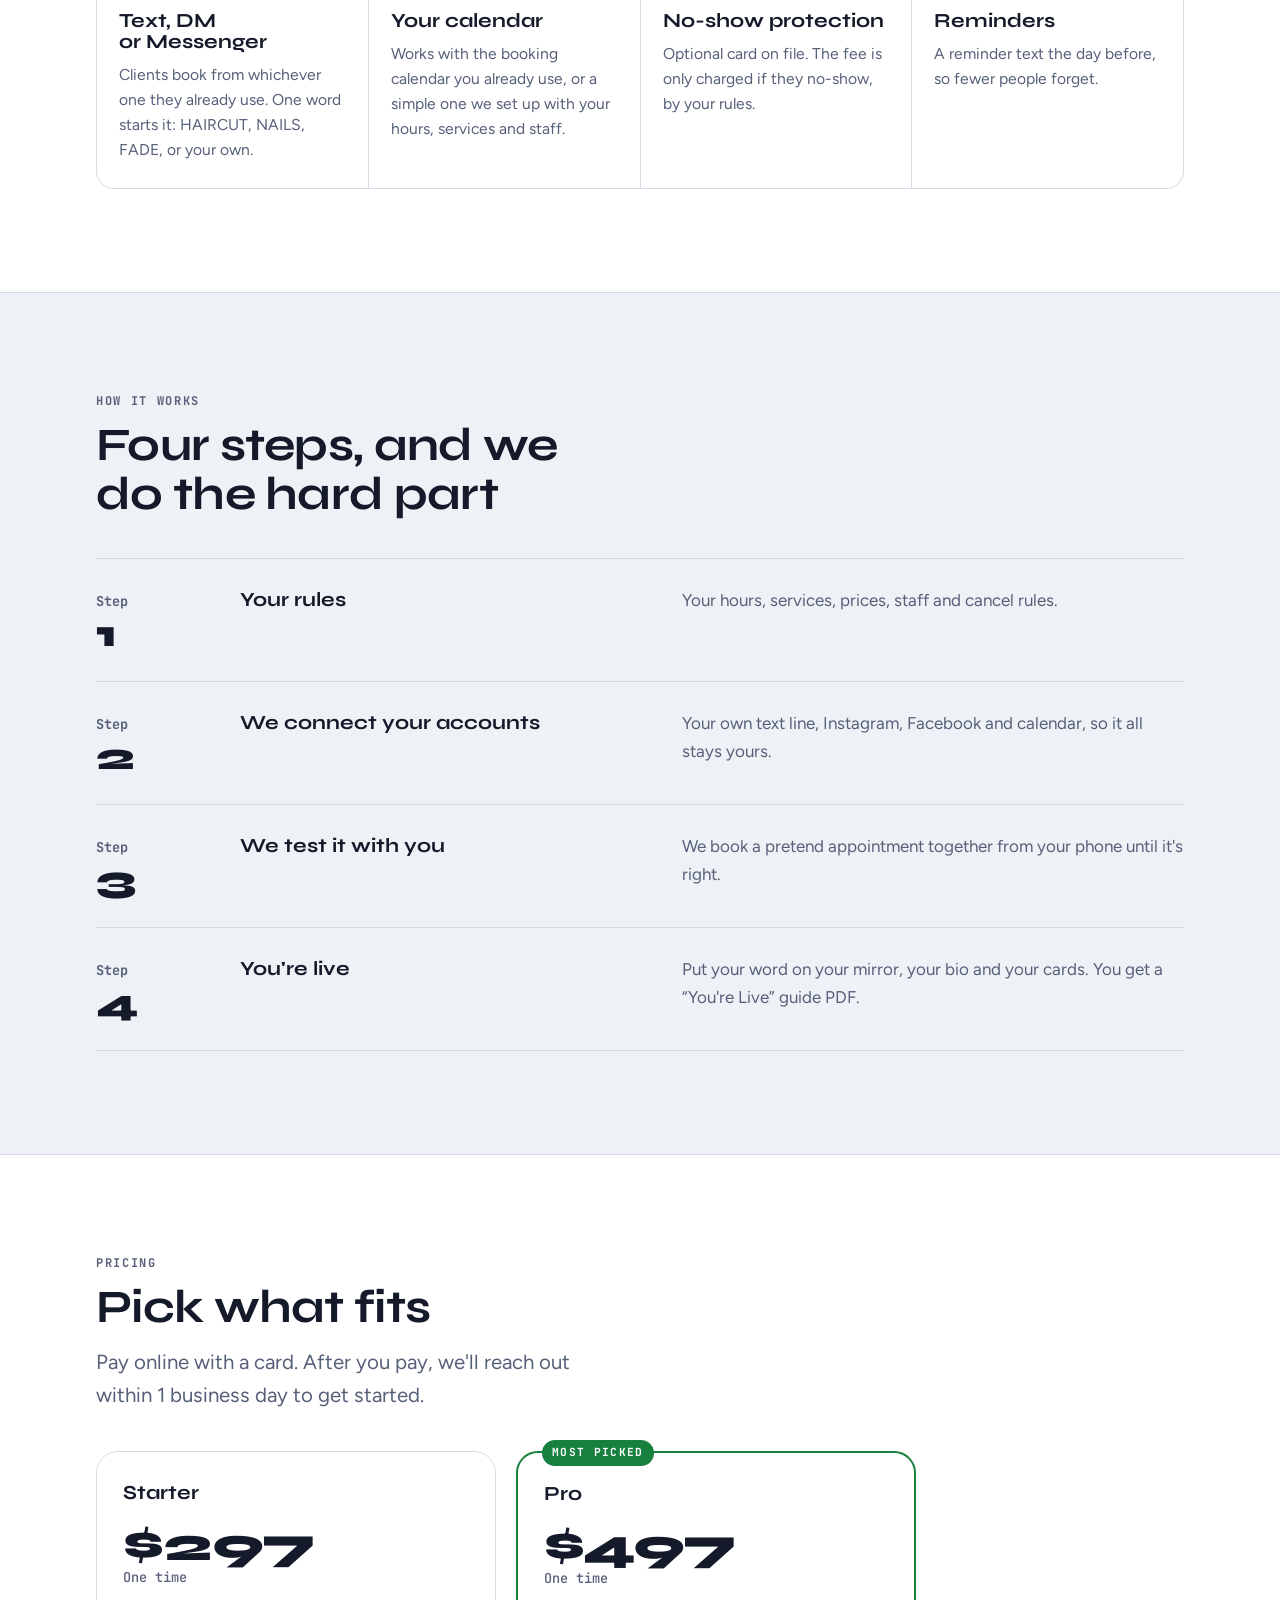
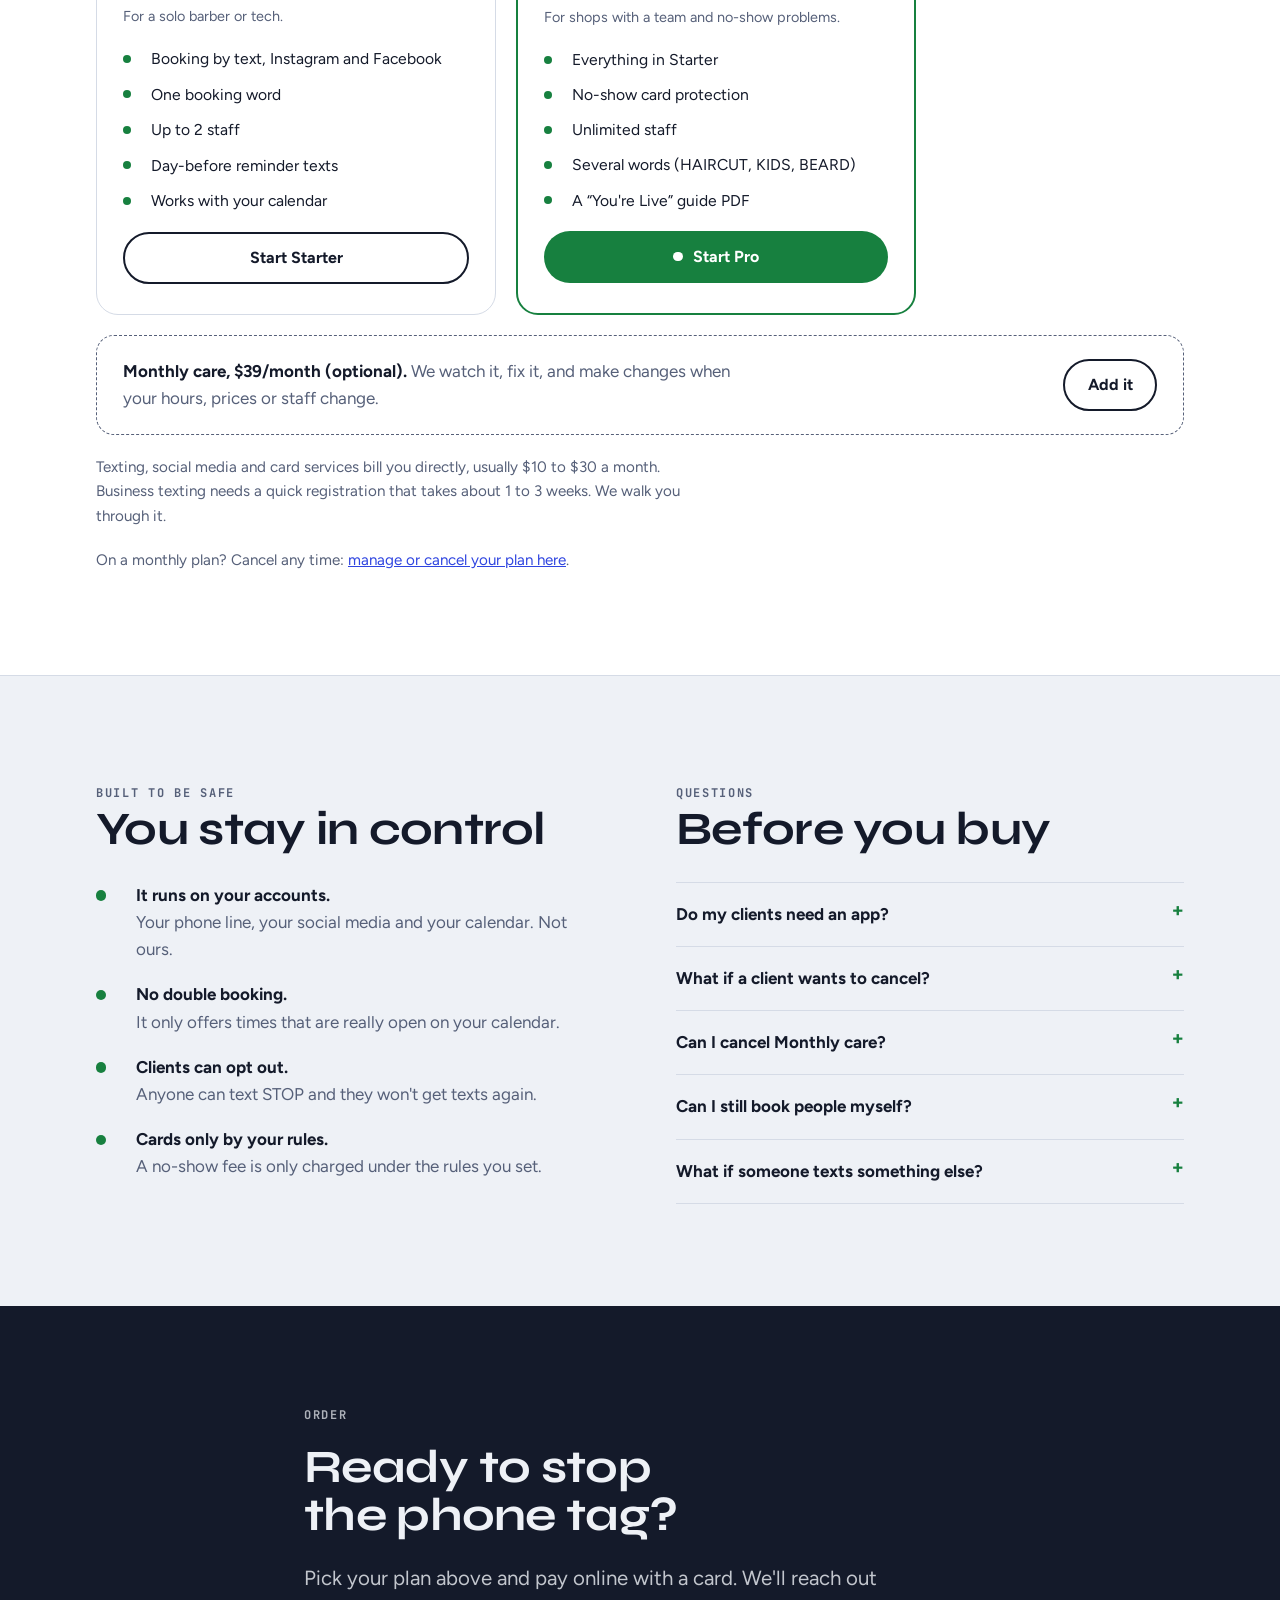
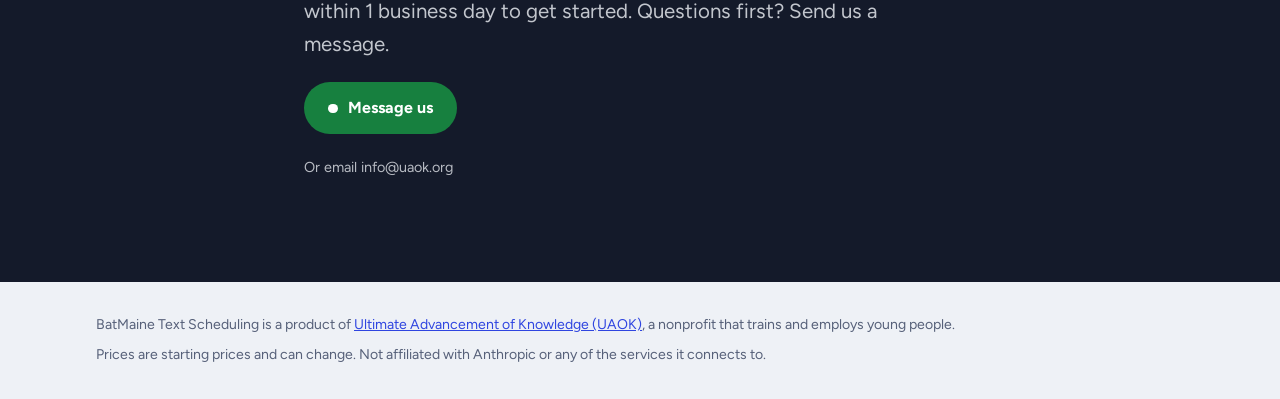
<file: text-scheduling.html>
<!DOCTYPE html>
<html lang="en">
<head>
<meta charset="UTF-8" />
<meta name="viewport" content="width=device-width, initial-scale=1, viewport-fit=cover" />
<title>BatMaine Text Scheduling — Clients Text a Word and Get Booked | UAOK</title>
<meta name="description" content="Clients send one word by text, Instagram DM or Facebook message, pick a time by number, reply YES, and they&#x27;re on your calendar. For barbers and nail salons. From Ultimate Advancement of Knowledge (UAOK), a nonprofit." />
<link rel="icon" type="image/png" href="favicon.png">
<link rel="apple-touch-icon" href="favicon.png">
<meta property="og:title" content="BatMaineTextScheduling" />
<meta property="og:description" content="Clients send one word by text, Instagram DM or Facebook message, pick a time by number, reply YES, and they&#x27;re on your calendar. For barbers and nail salons." />
<link rel="preconnect" href="https://fonts.googleapis.com">
<link rel="preconnect" href="https://fonts.gstatic.com" crossorigin>
<link rel="stylesheet" href="https://fonts.googleapis.com/css2?family=Syne:wght@600;700;800&family=Figtree:wght@400;500;600;700&family=JetBrains+Mono:wght@500;700&display=swap">
<link rel="stylesheet" href="batmaine.css">
<style>
:root{--rec:#17803F;--rec-ink:#FFFFFF}
@media (prefers-color-scheme: dark){:root:not([data-theme="light"]){--rec:#5EDB8E;--rec-ink:#04170B}}
:root[data-theme="dark"]{--rec:#5EDB8E;--rec-ink:#04170B}
</style>
</head>
<body>

<header class="wrap top">
  <div class="brand-wrap"><a class="back" href="/#ip">← UAOK Intellectual Property</a><div class="brand">BatMaine<b>TextScheduling</b></div></div>
  <div style="display:flex;gap:10px;align-items:center"><a class="btn btn-rec" href="#pricing"><span class="dot"></span>Get set up</a></div>
</header>

<main>
  <div class="wrap hero">
    <div class="left">
      <span class="label">Text-to-book · Barbers + nail salons</span>
      <h1>They text HAIRCUT. <em>They're booked.</em></h1>
    </div>
    <div class="right">
      <p class="lede">Clients send one word by text, Instagram DM or Facebook message. They pick a time by number, reply YES, and it&#x27;s on your calendar. No app to download and no phone tag.</p>
      <div class="ctas">
        <a class="btn btn-rec" href="#pricing"><span class="dot"></span>See pricing</a>
        <a class="btn btn-ghost" href="#how">How it works</a>
      </div>
    </div>
  </div>

  <div class="wrap" style="padding-bottom:clamp(48px,7vw,88px)">
    <div style="display:flex;flex-wrap:wrap;gap:clamp(20px,4vw,40px);align-items:center">
    <div class="demo" style="max-width:520px;flex:1 1 320px">
      <span class="label">Example text</span>
      <div class="chat">
        <span class="bubble me">HAIRCUT</span>
        <span class="bubble">Hi! Next open times with Mike:<br>1) Tue 10:00 AM<br>2) Tue 2:30 PM<br>3) Wed 11:00 AM<br>Reply with a number.</span>
        <span class="bubble me">2</span>
        <span class="bubble">Tue 2:30 PM · Haircut $35 with Mike. Reply YES to book.</span>
        <span class="bubble me">YES</span>
        <span class="bubble">You&#x27;re booked! See you Tuesday. Reply CANCEL to cancel.</span>
      </div>
    </div>
    <figure style="margin:0;flex:0 1 320px;max-width:340px;position:relative">
      <video id="ugc" src="text-media/haircut-ugc.mp4" poster="text-media/haircut-ugc.jpg" controls playsinline preload="metadata"
        style="width:100%;aspect-ratio:9/16;border-radius:22px;display:block;background:#111;box-shadow:0 24px 50px -30px rgba(10,14,30,.6)"
        aria-label="A barber explains that his clients text HAIRCUT, pick a time and reply YES to get booked, while the texts appear on a phone"></video>
      <button type="button" id="ugc-play" aria-label="Play video with sound" style="position:absolute;left:50%;top:calc(50% - 16px);transform:translate(-50%,-50%);border:0;border-radius:999px;padding:16px 26px;font:800 1rem var(--body);background:rgba(0,0,0,.72);color:#fff;cursor:pointer;box-shadow:0 10px 30px rgba(0,0,0,.35)">▶ Play with sound</button>
      <figcaption class="fine" style="margin-top:8px;text-align:center">15 seconds: how a client books by text</figcaption>
      <script>(function(){var v=document.getElementById("ugc"),b=document.getElementById("ugc-play");
        b.addEventListener("click",function(){v.muted=false;v.volume=1;if(v.ended)v.currentTime=0;v.play();});
        v.addEventListener("play",function(){b.style.display="none";});
        v.addEventListener("ended",function(){b.textContent="↻ Play again";b.style.display="";});})();</script>
    </figure>
    </div>
  </div>

  <div class="ticker" aria-hidden="true"><div class="track">
    <span>Barbers</span><span>Nail salons</span><span>Braiders</span><span>Lash techs</span><span>Brow studios</span><span>Massage</span><span>Tattoo shops</span><span>Pet groomers</span>
    <span>Barbers</span><span>Nail salons</span><span>Braiders</span><span>Lash techs</span><span>Brow studios</span><span>Massage</span><span>Tattoo shops</span><span>Pet groomers</span>
  </div></div>

  <section class="band">
    <div class="wrap">
      <div class="head">
        <span class="label">What it does</span>
        <h2>Booking that works while you&#x27;re cutting</h2>
      </div>
      <div class="makes">
        <div class="make"><h3>Text, DM or Messenger</h3><p>Clients book from whichever one they already use. One word starts it: HAIRCUT, NAILS, FADE, or your own.</p></div>
        <div class="make"><h3>Your calendar</h3><p>Works with the booking calendar you already use, or a simple one we set up with your hours, services and staff.</p></div>
        <div class="make"><h3>No-show protection</h3><p>Optional card on file. The fee is only charged if they no-show, by your rules.</p></div>
        <div class="make"><h3>Reminders</h3><p>A reminder text the day before, so fewer people forget.</p></div>
      </div>
    </div>
  </section>

  <section id="how">
    <div class="wrap">
      <div class="head">
        <span class="label">How it works</span>
        <h2>Four steps, and we do the hard part</h2>
      </div>
      <div class="steps">
        <div class="step"><div class="n">Step<b>1</b></div><h3>Your rules</h3><p>Your hours, services, prices, staff and cancel rules.</p></div>
        <div class="step"><div class="n">Step<b>2</b></div><h3>We connect your accounts</h3><p>Your own text line, Instagram, Facebook and calendar, so it all stays yours.</p></div>
        <div class="step"><div class="n">Step<b>3</b></div><h3>We test it with you</h3><p>We book a pretend appointment together from your phone until it&#x27;s right.</p></div>
        <div class="step"><div class="n">Step<b>4</b></div><h3>You&#x27;re live</h3><p>Put your word on your mirror, your bio and your cards. You get a “You&#x27;re Live” guide PDF.</p></div>
      </div>
    </div>
  </section>

  <section class="band" id="pricing">
    <div class="wrap">
      <div class="head">
        <span class="label">Pricing</span>
        <h2>Pick what fits</h2>
        <p class="lede">Pay online with a card. After you pay, we'll reach out within 1 business day to get started.</p>
      </div>
      <div class="tiers two-up">
        <div class="tier">
          <h3>Starter</h3>
          <div><div class="price">$297</div><div class="was">One time</div></div>
          <p class="fine">For a solo barber or tech.</p>
          <ul>
            <li>Booking by text, Instagram and Facebook</li>
            <li>One booking word</li>
            <li>Up to 2 staff</li>
            <li>Day-before reminder texts</li>
            <li>Works with your calendar</li>
          </ul>
          <a class="btn btn-ghost" href="https://buy.stripe.com/cNi7sL4gU4SRa5CcnS1440g">Start Starter</a>
        </div>
        <div class="tier pick">
          <span class="tag">MOST PICKED</span>
          <h3>Pro</h3>
          <div><div class="price">$497</div><div class="was">One time</div></div>
          <p class="fine">For shops with a team and no-show problems.</p>
          <ul>
            <li>Everything in Starter</li>
            <li>No-show card protection</li>
            <li>Unlimited staff</li>
            <li>Several words (HAIRCUT, KIDS, BEARD)</li>
            <li>A “You&#x27;re Live” guide PDF</li>
          </ul>
          <a class="btn btn-rec" href="https://buy.stripe.com/6oU28rcNq4SRelS87C1440h"><span class="dot"></span>Start Pro</a>
        </div>
      </div>
      <div class="addon">
        <p><strong>Monthly care, $39/month (optional).</strong> We watch it, fix it, and make changes when your hours, prices or staff change.</p>
        <a class="btn btn-ghost" href="https://buy.stripe.com/00w00jdRufxvgu05Zu1440i">Add it</a>
      </div>
      <p class="note">Texting, social media and card services bill you directly, usually $10 to $30 a month. Business texting needs a quick registration that takes about 1 to 3 weeks. We walk you through it.</p>
      <p class="note">On a monthly plan? Cancel any time: <a href="https://billing.stripe.com/p/login/6oUfZh00E4SR5Pmew014400">manage or cancel your plan here</a>.</p>
    </div>
  </section>

  <section>
    <div class="wrap two">
      <div>
        <span class="label">Built to be safe</span>
        <h2>You stay in control</h2>
        <div class="rules">
          <div class="rule"><span class="dot"></span><p><strong>It runs on your accounts.</strong>Your phone line, your social media and your calendar. Not ours.</p></div>
          <div class="rule"><span class="dot"></span><p><strong>No double booking.</strong>It only offers times that are really open on your calendar.</p></div>
          <div class="rule"><span class="dot"></span><p><strong>Clients can opt out.</strong>Anyone can text STOP and they won&#x27;t get texts again.</p></div>
          <div class="rule"><span class="dot"></span><p><strong>Cards only by your rules.</strong>A no-show fee is only charged under the rules you set.</p></div>
        </div>
      </div>
      <div>
        <span class="label">Questions</span>
        <h2>Before you buy</h2>
        <div style="margin-top:28px">
          <details><summary>Do my clients need an app?</summary><p>No. They use the texting, Instagram or Facebook they already have.</p></details>
          <details><summary>What if a client wants to cancel?</summary><p>They reply CANCEL. The time opens back up on your calendar.</p></details>
          <details><summary>Can I cancel Monthly care?</summary><p>Yes, any time. Use the &quot;manage or cancel your plan&quot; link on this page and enter the email you paid with. Care runs to the end of the month you already paid for, and you won&#x27;t be charged again.</p></details>
          <details><summary>Can I still book people myself?</summary><p>Yes. Anything you add to your calendar is blocked out for the bot.</p></details>
          <details><summary>What if someone texts something else?</summary><p>The message comes to you like normal, so you can answer it yourself.</p></details>
        </div>
      </div>
    </div>
  </section>

  <section class="order" id="order">
    <div class="wrap inner">
      <span class="label">Order</span>
      <h2>Ready to stop the phone tag?</h2>
      <p class="lede">Pick your plan above and pay online with a card. We'll reach out within 1 business day to get started. Questions first? Send us a message.</p>
      <div class="ctas"><a class="btn btn-rec" href="/?topic=text-scheduling#contact"><span class="dot"></span>Message us</a></div>
      <p class="fine" style="color:var(--bg);opacity:.75">Or email info@uaok.org</p>
    </div>
  </section>
</main>

<footer>
  <div class="wrap">
    <p>BatMaine Text Scheduling is a product of <a href="/">Ultimate Advancement of Knowledge (UAOK)</a>, a nonprofit that trains and employs young people.</p>
    <p>Prices are starting prices and can change. Not affiliated with Anthropic or any of the services it connects to.</p>
  </div>
</footer>
</body>
</html>
</file>
<file: batmaine.css>
/* Shared look for the BatMaine product pages (same studio style as influencer.html).
   Each page sets its own accent with --rec / --rec-ink in a small <style> block. */
:root{
  --bg:#EEF1F6; --surface:#FFFFFF; --ink:#141A2A; --muted:#566079; --line:#D5DBE6;
  --rec:#E0313A; --rec-ink:#FFFFFF; --cobalt:#2F45E0; --soft:#E3E8F2;
  --display:"Syne", "Avenir Next", "Segoe UI", sans-serif;
  --body:"Figtree", "Helvetica Neue", Arial, sans-serif;
  --mono:"JetBrains Mono", ui-monospace, Menlo, monospace;
}
@media (prefers-color-scheme: dark){:root:not([data-theme="light"]){
  --bg:#0D111C; --surface:#161C2B; --ink:#ECEFF7; --muted:#9AA4BD; --line:#2A3247;
  --cobalt:#8FA0FF; --soft:#1C2335; color-scheme:dark}}
:root[data-theme="dark"]{
  --bg:#0D111C; --surface:#161C2B; --ink:#ECEFF7; --muted:#9AA4BD; --line:#2A3247;
  --cobalt:#8FA0FF; --soft:#1C2335; color-scheme:dark}

*{box-sizing:border-box}
html{color-scheme:light}
img{max-width:100%}
body{margin:0;background:var(--bg);color:var(--ink);font:400 1.0625rem/1.6 var(--body)}
.wrap{max-width:1120px;margin:0 auto;padding-left:max(16px,env(safe-area-inset-left,0px));padding-right:max(16px,env(safe-area-inset-right,0px))}
section{padding-block:clamp(56px,8vw,104px)}
h1,h2,h3{font-family:var(--display);line-height:1.05;text-wrap:balance;margin:0}
h1{font-size:clamp(2.5rem,6vw,4.6rem);font-weight:800;letter-spacing:-.02em}
h2{font-size:clamp(1.9rem,4vw,2.9rem);font-weight:700;letter-spacing:-.015em}
h3{font-size:1.25rem;font-weight:700}
p{margin:0}
a{color:var(--cobalt)}
.label{font:700 .75rem/1 var(--mono);letter-spacing:.14em;text-transform:uppercase;color:var(--muted)}
.lede{font-size:clamp(1.1rem,1.6vw,1.3rem);color:var(--muted);max-width:38ch}
.btn{display:inline-flex;align-items:center;gap:.6em;font:700 1rem/1 var(--body);text-decoration:none;padding:1em 1.4em;border-radius:999px;border:2px solid transparent;cursor:pointer}
.btn-rec{background:var(--rec);color:var(--rec-ink)}
.btn-rec:hover{filter:brightness(1.07)}
.btn-ghost{border-color:var(--ink);color:var(--ink)}
.btn-blink{animation:blink 1.1s ease-in-out infinite}
@keyframes blink{0%,100%{opacity:1;box-shadow:0 0 0 0 var(--rec)}50%{opacity:.45;box-shadow:0 0 0 10px transparent}}
@media (prefers-reduced-motion: reduce){.btn-blink{animation:none;box-shadow:0 0 0 4px var(--rec)}}
.btn:focus-visible,summary:focus-visible{outline:3px solid var(--cobalt);outline-offset:3px}
.dot{width:.6em;height:.6em;border-radius:50%;background:currentColor;display:inline-block}
.fine{font-size:.9rem;color:var(--muted)}

/* top bar */
.top{display:flex;justify-content:space-between;align-items:center;gap:16px;padding-block:20px}
.brand{font:800 1.15rem/1 var(--display);letter-spacing:-.01em}
.brand b{color:var(--rec)}
.brand-wrap{display:grid;gap:6px}
.back{font:600 .8rem/1 var(--body);color:var(--muted);text-decoration:none}
.back:hover{color:var(--ink)}
.top .btn{padding:.7em 1.1em;font-size:.9rem}

/* hero */
.hero{display:grid;grid-template-columns:1.25fr .75fr;gap:16px 48px;align-items:end;padding-block:clamp(32px,6vw,72px) clamp(48px,7vw,88px)}
.hero > *{min-width:0}
.hero .left{display:grid;gap:20px}
.hero .right{display:grid;gap:18px;justify-items:start}
.hero h1 em{font-style:normal;color:var(--rec)}
.ctas{display:flex;flex-wrap:wrap;gap:12px}

/* proof strip: a big example in the hero */
.demo{border:1px solid var(--line);border-radius:22px;background:var(--surface);padding:clamp(20px,3vw,32px);display:grid;gap:14px;box-shadow:0 24px 50px -34px rgba(10,14,30,.55)}
.demo .row{display:grid;grid-template-columns:120px 1fr;gap:16px;padding-top:14px;border-top:1px solid var(--line)}
.demo .row:first-of-type{border-top:0;padding-top:0}
.demo .row > *{min-width:0}
.demo .k{font:700 .7rem/1.6 var(--mono);letter-spacing:.12em;text-transform:uppercase;color:var(--muted)}
.demo .v{font-size:1rem}
.demo .v b{color:var(--rec)}
.bubble{display:inline-block;padding:10px 14px;border-radius:18px;background:var(--soft);max-width:100%}
.bubble.me{background:var(--rec);color:var(--rec-ink)}
.chat{display:grid;gap:8px}
.chat .me{justify-self:end}

.ticker{overflow:hidden;border-block:1px solid var(--line);background:var(--ink);color:var(--bg);padding-block:14px}
.ticker .track{display:flex;gap:40px;width:max-content;animation:slide 38s linear infinite;font:800 1.15rem/1 var(--display);letter-spacing:-.01em;white-space:nowrap}
.ticker .track span::after{content:"●";color:var(--rec);margin-left:40px;font-size:.6em;vertical-align:middle}
@keyframes slide{to{transform:translateX(-50%)}}
@media (prefers-reduced-motion: reduce){.ticker .track{animation:none}}

/* sections */
.band{background:var(--surface);border-block:1px solid var(--line)}
.head{display:grid;gap:14px;max-width:46rem;margin-bottom:40px}
.makes{display:grid;grid-template-columns:repeat(4,1fr);gap:1px;background:var(--line);border:1px solid var(--line);border-radius:18px;overflow:hidden}
.makes.three{grid-template-columns:repeat(3,1fr)}
.make{background:var(--surface);padding:26px 22px;display:grid;gap:10px;align-content:start;min-width:0}
.make .cost{font:700 .8rem/1 var(--mono);color:var(--rec)}
.make p{color:var(--muted);font-size:.98rem}
.who{display:flex;flex-wrap:wrap;gap:10px}
.who span{border:1px solid var(--line);background:var(--surface);border-radius:999px;padding:8px 14px;font-weight:600;font-size:.95rem}

/* screenshots */
.gallery{display:grid;grid-template-columns:repeat(6,minmax(0,1fr));gap:clamp(14px,2vw,24px);align-items:start}
.gallery figure{margin:0;display:grid;gap:10px;min-width:0}
.gallery img{width:100%;display:block;border-radius:18px;border:1px solid var(--line);background:var(--soft);box-shadow:0 24px 50px -32px rgba(10,14,30,.6)}
.gallery .g-phone{grid-column:span 2}
.gallery .g-phone img{aspect-ratio:390/844;object-fit:cover;object-position:top}
.gallery .g-wide{grid-column:span 3}
.gallery .g-full{grid-column:1/-1}
.gallery .g-square{grid-column:span 2}
.gallery .g-square img{aspect-ratio:1;object-fit:cover}
.gallery .g-third{grid-column:span 2}
.gallery .g-portrait{grid-column:span 2}
.gallery .g-portrait img{aspect-ratio:4/5;object-fit:cover;object-position:center 30%}
.gallery figcaption{font:700 .72rem/1.3 var(--mono);letter-spacing:.1em;text-transform:uppercase;color:var(--muted)}

/* steps */
.steps{display:grid;border-top:1px solid var(--line)}
.step{display:grid;grid-template-columns:120px 1fr 1.2fr;gap:24px;padding-block:28px;border-bottom:1px solid var(--line);align-items:baseline}
.step > *{min-width:0}
.step .n{font:700 .85rem/1 var(--mono);color:var(--muted)}
.step .n b{display:block;font:800 2.4rem/1 var(--display);color:var(--ink);margin-top:6px}
.step p{color:var(--muted)}

/* pricing */
.tiers{display:grid;grid-template-columns:repeat(3,1fr);gap:20px;align-items:stretch}
.tiers.two-up{grid-template-columns:repeat(2,1fr);max-width:820px}
.tier{background:var(--surface);border:1px solid var(--line);border-radius:22px;padding:30px 26px;display:grid;gap:18px;grid-template-rows:auto auto auto 1fr auto}
.tier.pick{border:2px solid var(--rec);position:relative}
.tier.pick .tag{position:absolute;top:-13px;left:24px;background:var(--rec);color:var(--rec-ink);font:700 .7rem/1 var(--mono);letter-spacing:.12em;padding:7px 10px;border-radius:999px}
.price{font:800 3rem/1 var(--display);letter-spacing:-.02em;font-variant-numeric:tabular-nums}
.price small{font:500 1rem var(--body);color:var(--muted);letter-spacing:0}
.was{font:500 .85rem/1.3 var(--mono);color:var(--muted)}
.tier ul{margin:0;padding:0;list-style:none;display:grid;gap:10px;font-size:.98rem}
.tier li{display:grid;grid-template-columns:18px 1fr;gap:10px}
.tier li::before{content:"";width:8px;height:8px;margin-top:.55em;border-radius:50%;background:var(--rec)}
.tier .btn{justify-content:center}
.addon{margin-top:20px;display:flex;flex-wrap:wrap;justify-content:space-between;align-items:center;gap:16px;padding:22px 26px;border:1px dashed var(--muted);border-radius:18px}
.addon p{color:var(--muted);max-width:56ch}
.addon strong{color:var(--ink)}
.note{margin-top:20px;color:var(--muted);font-size:.95rem;max-width:62ch}

/* trust + faq */
.two{display:grid;grid-template-columns:1fr 1fr;gap:clamp(32px,6vw,72px)}
.two > *{min-width:0}
.rules{display:grid;gap:18px;margin-top:28px}
.rule{display:grid;grid-template-columns:28px 1fr;gap:12px}
.rule .dot{color:var(--rec);margin-top:.5em}
.rule p{color:var(--muted)}
.rule strong{color:var(--ink);display:block}
details{border-bottom:1px solid var(--line);padding-block:18px}
details:first-of-type{border-top:1px solid var(--line)}
summary{cursor:pointer;font-weight:700;list-style:none;display:flex;justify-content:space-between;gap:16px}
summary::-webkit-details-marker{display:none}
summary::after{content:"+";font:700 1.2rem/1 var(--mono);color:var(--rec)}
details[open] summary::after{content:"–"}
details p{margin-top:10px;color:var(--muted)}

/* order */
.order{background:var(--ink);color:var(--bg)}
.order .label{color:var(--bg);opacity:.7}
.order .inner{display:grid;gap:22px;max-width:44rem}
.order .lede{color:var(--bg);opacity:.8;max-width:46ch}
footer{padding-block:32px;color:var(--muted);font-size:.88rem}
footer .wrap{display:grid;gap:8px}

@media (max-width:900px){
  .hero{grid-template-columns:1fr}
  .makes,.makes.three{grid-template-columns:repeat(2,1fr)}
  .tiers,.tiers.two-up{grid-template-columns:1fr}
  .step{grid-template-columns:1fr;gap:8px}
  .two{grid-template-columns:1fr}
  .gallery .g-wide,.gallery .g-third{grid-column:1/-1}
}
@media (max-width:560px){
  .makes,.makes.three{grid-template-columns:1fr}
  .demo .row{grid-template-columns:1fr;gap:6px}
  .gallery{grid-template-columns:repeat(2,minmax(0,1fr))}
  .gallery .g-phone,.gallery .g-square,.gallery .g-portrait{grid-column:span 1}
  .top .btn{display:none}
}

/* Free AI vs. our team comparison (Business Consultation page) */
.compare{border:1px solid var(--line);border-radius:18px;overflow:hidden;background:var(--line);display:grid;gap:1px}
.c-row{display:grid;grid-template-columns:1fr 1fr;gap:1px}
.c-row>div{background:var(--surface);padding:16px 20px;font-size:.98rem}
.c-head>div{font:700 .8rem/1.2 var(--mono);text-transform:uppercase;letter-spacing:.06em;background:var(--soft)}
.c-head>div:last-child{color:var(--rec)}
.c-free{color:var(--muted)}
.c-free::before{content:"✕ ";color:var(--muted);font-weight:700}
.c-us{font-weight:600}
.c-us::before{content:"✓ ";color:var(--rec);font-weight:800}
@media (max-width:640px){.c-row>div{padding:12px 14px;font-size:.92rem}}
</file>
